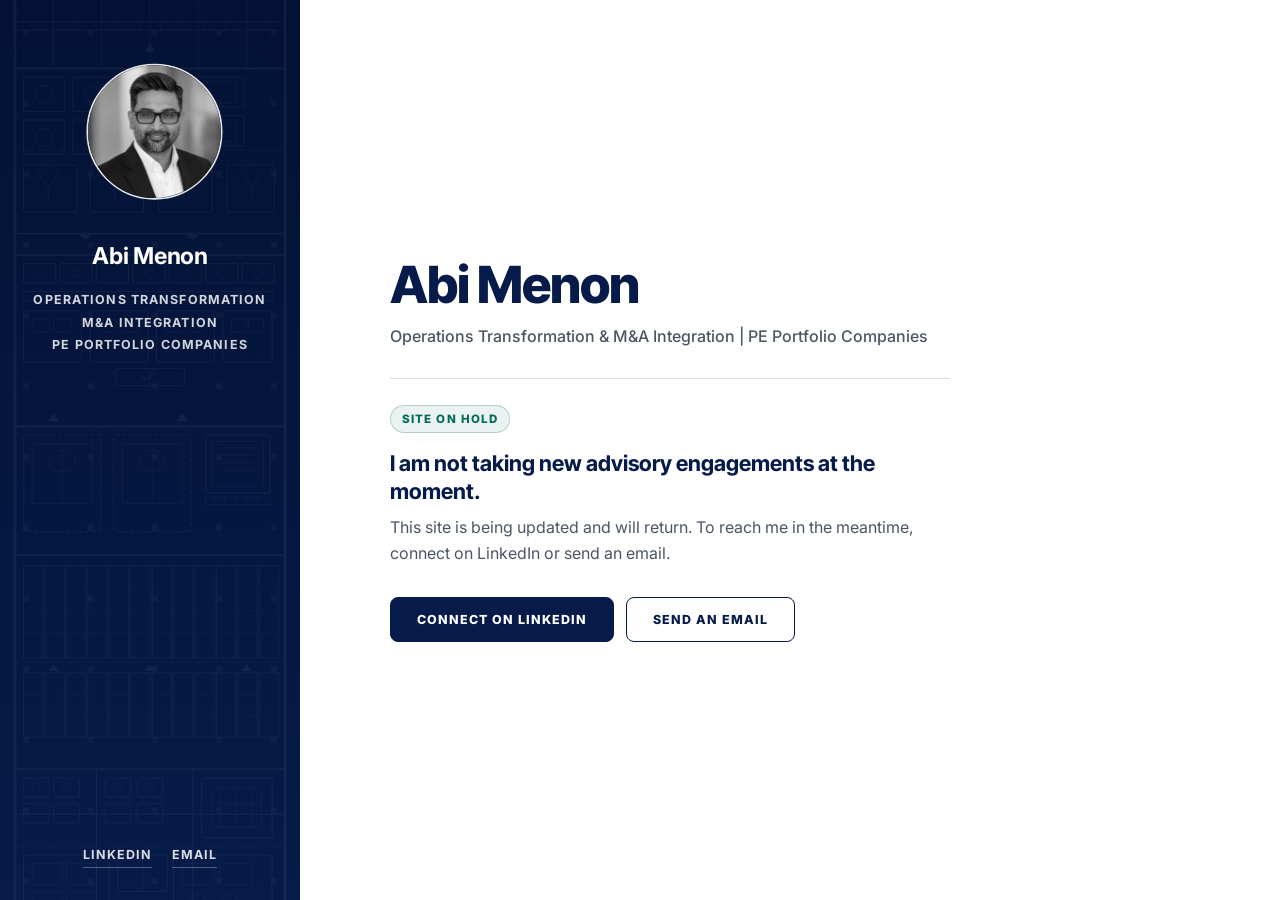
<file: index.html>
<!doctype html>
<html lang="en">
<head>
<meta charset="utf-8">
<meta name="viewport" content="width=device-width, initial-scale=1">
<title>Abi Menon | Operations Transformation &amp; M&amp;A Integration</title>
<meta name="description" content="Abi Menon. Operations transformation and M&amp;A integration. Not taking new advisory engagements at the moment.">
<link rel="canonical" href="https://www.abimenon.com/">
<link rel="icon" href="images/favicon-32.png" type="image/png" sizes="32x32">
<link rel="apple-touch-icon" href="images/apple-touch-icon.png" sizes="180x180">
<link rel="preconnect" href="https://fonts.googleapis.com">
<link rel="preconnect" href="https://fonts.gstatic.com" crossorigin>
<link href="https://fonts.googleapis.com/css2?family=Inter:wght@400;500;600;700;800;900&family=Inter+Tight:wght@600;700;800;900&display=swap" rel="stylesheet">
<style>
  :root {
    --ink:#0B1220; --navy:#061B49; --navy-dark:#031234;
    --muted:#4B5563; --muted-light:#6B7280; --line:#D7DEE8;
    --panel:#F8FAFC; --white:#FFFFFF; --accent:#006B5B;
  }
  * { box-sizing:border-box; }
  html, body { margin:0; min-height:100%; }
  body {
    font-family:"Inter","Helvetica Neue",Arial,sans-serif;
    color:var(--ink); background:var(--white);
    display:flex; min-height:100vh; line-height:1.6;
    -webkit-font-smoothing:antialiased;
  }
  .side { position:relative; overflow:hidden;
    width:300px; flex:0 0 300px; color:var(--white);
    background:linear-gradient(180deg, var(--navy-dark) 0%, var(--navy) 100%);
    display:flex; flex-direction:column; align-items:center; text-align:center;
    padding:56px 28px 32px;
  }
  .avatar { position:relative; width:168px; aspect-ratio:1; margin:0 0 14px; }
  .avatar img { position:absolute; left:0; top:0; width:100%; height:100%; border-radius:50%; filter:grayscale(100%); border:2px solid #e5e7eb; object-fit:cover; object-position:64% 24%; transform:scale(0.81); transform-origin:64% 24%; box-sizing:border-box; }
  .sidebar-motif { position:absolute; inset:0; z-index:0; pointer-events:none; overflow:hidden; opacity:.05; }
  .sidebar-motif svg { width:100%; height:100%; display:block; }
  .side > :not(.sidebar-motif) { position:relative; z-index:1; }
  .logo { font-size:1.45rem; font-weight:700; color:#fff; margin:0 0 14px; letter-spacing:-0.01em; }
  .tags { margin:0; font:700 .78rem/1.8 "Inter",sans-serif; text-transform:uppercase; letter-spacing:.09em; color:rgba(255,255,255,.82); }
  .links { margin-top:auto; padding-top:32px; display:flex; gap:20px; font-size:.78rem; font-weight:700; letter-spacing:.08em; text-transform:uppercase; }
  .links a { color:rgba(255,255,255,.85); text-decoration:none; border-bottom:1px solid rgba(255,255,255,.3); padding-bottom:2px; }
  .links a:hover { color:#fff; border-color:#fff; }
  .main { flex:1; display:flex; align-items:center; padding:48px clamp(28px, 7vw, 96px); }
  .inner { max-width:560px; }
  h1 {
    font-family:"Inter Tight","Inter",sans-serif; font-weight:800;
    font-size:clamp(2.4rem, 4vw, 3.4rem); line-height:1.05; letter-spacing:-0.02em;
    color:var(--navy); margin:0 0 12px;
  }
  .sub { margin:0; color:var(--muted); font-size:1rem; font-weight:500; }
  .rule { height:1px; background:var(--line); border:0; margin:28px 0 26px; }
  .status {
    display:inline-block; font-size:.72rem; font-weight:800; letter-spacing:.1em; text-transform:uppercase;
    color:var(--accent); background:rgba(0,107,91,.08); border:1px solid rgba(0,107,91,.25);
    padding:4px 11px; border-radius:999px; margin:0 0 16px;
  }
  .lead { font-family:"Inter Tight","Inter",sans-serif; font-size:1.35rem; font-weight:700; color:var(--navy); margin:0 0 10px; line-height:1.3; }
  .note { font-size:1rem; color:var(--muted); margin:0 0 30px; }
  .actions { display:flex; flex-wrap:wrap; gap:12px; }
  .btn {
    display:inline-block; text-decoration:none; font:800 .78rem "Inter",sans-serif;
    letter-spacing:.08em; text-transform:uppercase; padding:14px 26px; border-radius:8px;
    border:1px solid var(--navy); transition:background .15s, color .15s;
  }
  .btn.primary { background:var(--navy); color:#fff; }
  .btn.primary:hover { background:var(--navy-dark); }
  .btn.ghost { color:var(--navy); background:transparent; }
  .btn.ghost:hover { background:var(--navy); color:#fff; }
  .btn:focus-visible, .links a:focus-visible { outline:3px solid rgba(7,92,229,.5); outline-offset:3px; }
  @media (max-width:820px) {
    body { flex-direction:column; }
    .side { width:100%; flex:none; padding:36px 24px 28px; }
    .avatar { width:132px; }
    .links { margin-top:22px; padding-top:0; }
    .main { padding:36px 24px 56px; }
    .btn { flex:1 1 100%; text-align:center; }
  }
</style>
</head>
<body>
<aside class="side">
<div class="sidebar-motif" aria-hidden="true">
<svg viewBox="0 0 280 960" preserveAspectRatio="xMidYMid slice" fill="none" xmlns="http://www.w3.org/2000/svg">
<g stroke="#ffffff">
<!-- structural columns grid: 5×14 -->
<g stroke-width="0.6" opacity="0.6">
<g fill="#ffffff">
<rect x="22"  y="22"  width="5" height="5"/><rect x="82"  y="22"  width="5" height="5"/><rect x="142" y="22"  width="5" height="5"/><rect x="202" y="22"  width="5" height="5"/><rect x="253" y="22"  width="5" height="5"/>
<rect x="22"  y="88"  width="5" height="5"/><rect x="82"  y="88"  width="5" height="5"/><rect x="142" y="88"  width="5" height="5"/><rect x="202" y="88"  width="5" height="5"/><rect x="253" y="88"  width="5" height="5"/>
<rect x="22"  y="154" width="5" height="5"/><rect x="82"  y="154" width="5" height="5"/><rect x="142" y="154" width="5" height="5"/><rect x="202" y="154" width="5" height="5"/><rect x="253" y="154" width="5" height="5"/>
<rect x="22"  y="220" width="5" height="5"/><rect x="82"  y="220" width="5" height="5"/><rect x="142" y="220" width="5" height="5"/><rect x="202" y="220" width="5" height="5"/><rect x="253" y="220" width="5" height="5"/>
<rect x="22"  y="286" width="5" height="5"/><rect x="82"  y="286" width="5" height="5"/><rect x="142" y="286" width="5" height="5"/><rect x="202" y="286" width="5" height="5"/><rect x="253" y="286" width="5" height="5"/>
<rect x="22"  y="352" width="5" height="5"/><rect x="82"  y="352" width="5" height="5"/><rect x="142" y="352" width="5" height="5"/><rect x="202" y="352" width="5" height="5"/><rect x="253" y="352" width="5" height="5"/>
<rect x="22"  y="418" width="5" height="5"/><rect x="82"  y="418" width="5" height="5"/><rect x="142" y="418" width="5" height="5"/><rect x="202" y="418" width="5" height="5"/><rect x="253" y="418" width="5" height="5"/>
<rect x="22"  y="484" width="5" height="5"/><rect x="82"  y="484" width="5" height="5"/><rect x="142" y="484" width="5" height="5"/><rect x="202" y="484" width="5" height="5"/><rect x="253" y="484" width="5" height="5"/>
<rect x="22"  y="550" width="5" height="5"/><rect x="82"  y="550" width="5" height="5"/><rect x="142" y="550" width="5" height="5"/><rect x="202" y="550" width="5" height="5"/><rect x="253" y="550" width="5" height="5"/>
<rect x="22"  y="616" width="5" height="5"/><rect x="82"  y="616" width="5" height="5"/><rect x="142" y="616" width="5" height="5"/><rect x="202" y="616" width="5" height="5"/><rect x="253" y="616" width="5" height="5"/>
<rect x="22"  y="682" width="5" height="5"/><rect x="82"  y="682" width="5" height="5"/><rect x="142" y="682" width="5" height="5"/><rect x="202" y="682" width="5" height="5"/><rect x="253" y="682" width="5" height="5"/>
<rect x="22"  y="748" width="5" height="5"/><rect x="82"  y="748" width="5" height="5"/><rect x="142" y="748" width="5" height="5"/><rect x="202" y="748" width="5" height="5"/><rect x="253" y="748" width="5" height="5"/>
<rect x="22"  y="814" width="5" height="5"/><rect x="82"  y="814" width="5" height="5"/><rect x="142" y="814" width="5" height="5"/><rect x="202" y="814" width="5" height="5"/><rect x="253" y="814" width="5" height="5"/>
<rect x="22"  y="880" width="5" height="5"/><rect x="82"  y="880" width="5" height="5"/><rect x="142" y="880" width="5" height="5"/><rect x="202" y="880" width="5" height="5"/><rect x="253" y="880" width="5" height="5"/>
</g>
</g>

<!-- outer wall (thick) -->
<rect x="14" y="14" width="252" height="932" stroke-width="2.5"/>

<!-- ═══ ZONE 1: RECEIVING / LOADING DOCK (top) ═══ -->
<rect x="14" y="14" width="252" height="110" stroke-width="1.4"/>
<!-- dock doors -->
<line x1="50"  y1="14" x2="50"  y2="124" stroke-width="0.8"/>
<line x1="95"  y1="14" x2="95"  y2="124" stroke-width="0.8"/>
<line x1="140" y1="14" x2="140" y2="124" stroke-width="0.8"/>
<line x1="185" y1="14" x2="185" y2="124" stroke-width="0.8"/>
<line x1="230" y1="14" x2="230" y2="124" stroke-width="0.8"/>
<!-- dock leveller symbols -->
<rect x="22"  y="18" width="24" height="10" stroke-width="0.7"/><line x1="34"  y1="18" x2="34"  y2="28" stroke-width="0.5"/>
<rect x="68"  y="18" width="24" height="10" stroke-width="0.7"/><line x1="80"  y1="18" x2="80"  y2="28" stroke-width="0.5"/>
<rect x="113" y="18" width="24" height="10" stroke-width="0.7"/><line x1="125" y1="18" x2="125" y2="28" stroke-width="0.5"/>
<rect x="158" y="18" width="24" height="10" stroke-width="0.7"/><line x1="170" y1="18" x2="170" y2="28" stroke-width="0.5"/>
<rect x="203" y="18" width="24" height="10" stroke-width="0.7"/><line x1="215" y1="18" x2="215" y2="28" stroke-width="0.5"/>
<!-- pallet staging rows -->
<g stroke-width="0.6">
<rect x="22" y="36" width="14" height="10"/><rect x="38" y="36" width="14" height="10"/><rect x="54" y="36" width="14" height="10"/><rect x="70" y="36" width="14" height="10"/>
<rect x="22" y="50" width="14" height="10"/><rect x="38" y="50" width="14" height="10"/><rect x="54" y="50" width="14" height="10"/><rect x="70" y="50" width="14" height="10"/>
<rect x="100" y="36" width="14" height="10"/><rect x="116" y="36" width="14" height="10"/><rect x="132" y="36" width="14" height="10"/>
<rect x="100" y="50" width="14" height="10"/><rect x="116" y="50" width="14" height="10"/><rect x="132" y="50" width="14" height="10"/>
<rect x="158" y="36" width="14" height="10"/><rect x="174" y="36" width="14" height="10"/><rect x="190" y="36" width="14" height="10"/>
<rect x="158" y="50" width="14" height="10"/><rect x="174" y="50" width="14" height="10"/><rect x="190" y="50" width="14" height="10"/>
<rect x="214" y="36" width="14" height="10"/><rect x="230" y="36" width="14" height="10"/><rect x="246" y="36" width="14" height="10"/>
<rect x="214" y="50" width="14" height="10"/><rect x="230" y="50" width="14" height="10"/><rect x="246" y="50" width="14" height="10"/>
</g>
<!-- inbound conveyor -->
<rect x="14" y="80" width="252" height="8" stroke-width="0.7"/>
<g stroke-width="0.5">
<line x1="30"  y1="80" x2="30"  y2="88"/><line x1="50"  y1="80" x2="50"  y2="88"/>
<line x1="70"  y1="80" x2="70"  y2="88"/><line x1="90"  y1="80" x2="90"  y2="88"/>
<line x1="110" y1="80" x2="110" y2="88"/><line x1="130" y1="80" x2="130" y2="88"/>
<line x1="150" y1="80" x2="150" y2="88"/><line x1="170" y1="80" x2="170" y2="88"/>
<line x1="190" y1="80" x2="190" y2="88"/><line x1="210" y1="80" x2="210" y2="88"/>
<line x1="230" y1="80" x2="230" y2="88"/><line x1="250" y1="80" x2="250" y2="88"/>
</g>
<!-- flow arrow -->
<path d="M140 100 l-5 8 h10 z" fill="#ffffff" stroke="none"/>

<!-- ═══ ZONE 2: LINE 1 — CNC / MACHINING ═══ -->
<rect x="14" y="124" width="252" height="154" stroke-width="1.4"/>
<!-- line divider -->
<line x1="14" y1="200" x2="266" y2="200" stroke-width="0.8" stroke-dasharray="4 3"/>
<!-- CNC machines left bay -->
<g stroke-width="0.9">
<rect x="22"  y="132" width="38" height="32" rx="1"/>
<circle cx="41"  cy="148" r="8" stroke-width="0.7"/>
<rect x="68"  y="132" width="38" height="32" rx="1"/>
<circle cx="87"  cy="148" r="8" stroke-width="0.7"/>
<rect x="22"  y="172" width="38" height="32" rx="1"/>
<circle cx="41"  cy="188" r="8" stroke-width="0.7"/>
<rect x="68"  y="172" width="38" height="32" rx="1"/>
<circle cx="87"  cy="188" r="8" stroke-width="0.7"/>
</g>
<!-- conveyor between left and right bay -->
<rect x="114" y="132" width="8" height="60" stroke-width="0.7"/>
<g stroke-width="0.5">
<line x1="114" y1="145" x2="122" y2="145"/>
<line x1="114" y1="158" x2="122" y2="158"/>
<line x1="114" y1="171" x2="122" y2="171"/>
<line x1="114" y1="184" x2="122" y2="184"/>
</g>
<!-- right bay: press/stamp machines -->
<g stroke-width="0.9">
<rect x="132" y="132" width="44" height="28" rx="1"/>
<rect x="140" y="136" width="28" height="20" rx="1" stroke-width="0.6"/>
<rect x="184" y="132" width="44" height="28" rx="1"/>
<rect x="192" y="136" width="28" height="20" rx="1" stroke-width="0.6"/>
<rect x="132" y="168" width="44" height="28" rx="1"/>
<rect x="140" y="172" width="28" height="20" rx="1" stroke-width="0.6"/>
<rect x="184" y="168" width="44" height="28" rx="1"/>
<rect x="192" y="172" width="28" height="20" rx="1" stroke-width="0.6"/>
</g>
<!-- Line 1 sub-aisle -->
<line x1="14" y1="210" x2="266" y2="210" stroke-width="0.7" stroke-dasharray="2 4"/>
<!-- welding cells lower bay -->
<g stroke-width="0.9">
<rect x="22"  y="214" width="50" height="44" rx="2"/>
<path d="M35 220 l10 16 l10 -16" stroke-width="0.7" stroke-linejoin="round"/>
<path d="M45 236 l0 12" stroke-width="0.7"/>
<rect x="84"  y="214" width="50" height="44" rx="2"/>
<path d="M97 220 l10 16 l10 -16" stroke-width="0.7" stroke-linejoin="round"/>
<path d="M107 236 l0 12" stroke-width="0.7"/>
<rect x="148" y="214" width="50" height="44" rx="2"/>
<path d="M161 220 l10 16 l10 -16" stroke-width="0.7" stroke-linejoin="round"/>
<path d="M171 236 l0 12" stroke-width="0.7"/>
<rect x="212" y="214" width="44" height="44" rx="2"/>
<path d="M225 220 l10 16 l10 -16" stroke-width="0.7" stroke-linejoin="round"/>
<path d="M235 236 l0 12" stroke-width="0.7"/>
</g>

<!-- ═══ MAIN PRODUCTION AISLE ═══ -->
<rect x="14" y="278" width="252" height="20" stroke-width="0.5" stroke-dasharray="0"/>
<path d="M80 284 l-6 -5 h12 z" fill="#ffffff" stroke="none"/>
<path d="M180 284 l-6 -5 h12 z" fill="#ffffff" stroke="none"/>

<!-- ═══ ZONE 3: LINE 2 — ASSEMBLY ═══ -->
<rect x="14" y="298" width="252" height="160" stroke-width="1.4"/>
<!-- assembly workstations in U-shape -->
<g stroke-width="0.9">
<!-- top row of benches -->
<rect x="22"  y="306" width="30" height="18" rx="1"/>
<rect x="56"  y="306" width="30" height="18" rx="1"/>
<rect x="90"  y="306" width="30" height="18" rx="1"/>
<rect x="124" y="306" width="30" height="18" rx="1"/>
<rect x="158" y="306" width="30" height="18" rx="1"/>
<rect x="192" y="306" width="30" height="18" rx="1"/>
<rect x="226" y="306" width="30" height="18" rx="1"/>
<!-- tool shadow marks -->
<circle cx="37"  cy="315" r="4" stroke-width="0.6"/>
<circle cx="71"  cy="315" r="4" stroke-width="0.6"/>
<circle cx="105" cy="315" r="4" stroke-width="0.6"/>
<circle cx="139" cy="315" r="4" stroke-width="0.6"/>
<circle cx="173" cy="315" r="4" stroke-width="0.6"/>
<circle cx="207" cy="315" r="4" stroke-width="0.6"/>
<circle cx="241" cy="315" r="4" stroke-width="0.6"/>
</g>
<!-- assembly line spine conveyor -->
<rect x="22" y="332" width="232" height="9" stroke-width="0.7"/>
<g stroke-width="0.5">
<line x1="40"  y1="332" x2="40"  y2="341"/><line x1="60"  y1="332" x2="60"  y2="341"/>
<line x1="80"  y1="332" x2="80"  y2="341"/><line x1="100" y1="332" x2="100" y2="341"/>
<line x1="120" y1="332" x2="120" y2="341"/><line x1="140" y1="332" x2="140" y2="341"/>
<line x1="160" y1="332" x2="160" y2="341"/><line x1="180" y1="332" x2="180" y2="341"/>
<line x1="200" y1="332" x2="200" y2="341"/><line x1="220" y1="332" x2="220" y2="341"/>
<line x1="240" y1="332" x2="240" y2="341"/>
</g>
<path d="M220 336 l6 -4 v8 z" fill="#ffffff" stroke="none"/>
<!-- sub-assembly cells bottom -->
<g stroke-width="0.9">
<rect x="22"  y="350" width="54" height="48" rx="2"/>
<rect x="30"  y="358" width="16" height="12" rx="1" stroke-width="0.6"/>
<rect x="50"  y="358" width="16" height="12" rx="1" stroke-width="0.6"/>
<rect x="84"  y="350" width="54" height="48" rx="2"/>
<rect x="92"  y="358" width="16" height="12" rx="1" stroke-width="0.6"/>
<rect x="112" y="358" width="16" height="12" rx="1" stroke-width="0.6"/>
<rect x="146" y="350" width="54" height="48" rx="2"/>
<rect x="154" y="358" width="16" height="12" rx="1" stroke-width="0.6"/>
<rect x="174" y="358" width="16" height="12" rx="1" stroke-width="0.6"/>
<rect x="208" y="350" width="46" height="48" rx="2"/>
<rect x="216" y="358" width="14" height="12" rx="1" stroke-width="0.6"/>
<rect x="232" y="358" width="14" height="12" rx="1" stroke-width="0.6"/>
</g>
<!-- QC gate symbol -->
<rect x="108" y="404" width="64" height="16" rx="2" stroke-width="0.8"/>
<line x1="140" y1="404" x2="140" y2="420" stroke-width="0.6"/>
<path d="M132 410 l4 5 l8 -7" stroke-width="1" stroke-linejoin="round" fill="none"/>
<!-- flow arrows -->
<path d="M50  446 l-5 7 h10 z" fill="#ffffff" stroke="none"/>
<path d="M170 446 l-5 7 h10 z" fill="#ffffff" stroke="none"/>

<!-- ═══ ZONE 4: PAINT / FINISH ═══ -->
<rect x="14" y="458" width="252" height="120" stroke-width="1.4"/>
<!-- paint booths (dashed walls = filtered room) -->
<rect x="22"  y="466" width="72" height="90" rx="2" stroke-dasharray="4 2" stroke-width="1"/>
<rect x="30"  y="474" width="56" height="56" rx="1" stroke-width="0.7"/>
<line x1="58"  y1="474" x2="58"  y2="530" stroke-width="0.5"/>
<path d="M46 490 q0 -10 12 -10 q12 0 12 10 q0 10 -12 10 q-12 0 -12 -10 z" stroke-width="0.6"/>
<rect x="106" y="466" width="72" height="90" rx="2" stroke-dasharray="4 2" stroke-width="1"/>
<rect x="114" y="474" width="56" height="56" rx="1" stroke-width="0.7"/>
<line x1="142" y1="474" x2="142" y2="530" stroke-width="0.5"/>
<path d="M130 490 q0 -10 12 -10 q12 0 12 10 q0 10 -12 10 q-12 0 -12 -10 z" stroke-width="0.6"/>
<!-- cure oven -->
<rect x="192" y="466" width="60" height="54" rx="3" stroke-width="1.1"/>
<rect x="198" y="472" width="48" height="42" rx="2" stroke-width="0.6"/>
<g stroke-width="0.5">
<line x1="206" y1="478" x2="238" y2="478"/><line x1="206" y1="485" x2="238" y2="485"/>
<line x1="206" y1="492" x2="238" y2="492"/><line x1="206" y1="499" x2="238" y2="499"/>
</g>
<!-- exit conveyor from oven -->
<rect x="192" y="524" width="60" height="7" stroke-width="0.6"/>
<g stroke-width="0.5">
<line x1="200" y1="524" x2="200" y2="531"/><line x1="210" y1="524" x2="210" y2="531"/>
<line x1="220" y1="524" x2="220" y2="531"/><line x1="230" y1="524" x2="230" y2="531"/>
<line x1="240" y1="524" x2="240" y2="531"/>
</g>
<!-- hanging rail symbols (dashed arc lines above booths) -->
<path d="M22 462 Q58 454 94 462"  stroke-dasharray="3 2" stroke-width="0.6" fill="none"/>
<path d="M106 462 Q142 454 178 462" stroke-dasharray="3 2" stroke-width="0.6" fill="none"/>

<!-- ═══ ZONE 5: WAREHOUSE / RACK STORAGE ═══ -->
<rect x="14" y="578" width="252" height="200" stroke-width="1.4"/>
<!-- rack bays — 4 rows deep -->
<g stroke-width="0.8">
<!-- row 1 -->
<rect x="22"  y="588" width="18" height="86"/><rect x="42"  y="588" width="18" height="86"/>
<rect x="62"  y="588" width="18" height="86"/><rect x="82"  y="588" width="18" height="86"/>
<rect x="102" y="588" width="18" height="86"/><rect x="122" y="588" width="18" height="86"/>
<rect x="142" y="588" width="18" height="86"/><rect x="162" y="588" width="18" height="86"/>
<rect x="182" y="588" width="18" height="86"/><rect x="202" y="588" width="18" height="86"/>
<rect x="222" y="588" width="18" height="86"/><rect x="242" y="588" width="18" height="86"/>
</g>
<!-- shelf lines inside racks -->
<g stroke-width="0.4">
<line x1="22" y1="609" x2="40" y2="609"/><line x1="22" y1="630" x2="40" y2="630"/><line x1="22" y1="651" x2="40" y2="651"/>
<line x1="42" y1="609" x2="60" y2="609"/><line x1="42" y1="630" x2="60" y2="630"/><line x1="42" y1="651" x2="60" y2="651"/>
<line x1="62" y1="609" x2="80" y2="609"/><line x1="62" y1="630" x2="80" y2="630"/><line x1="62" y1="651" x2="80" y2="651"/>
<line x1="82" y1="609" x2="100" y2="609"/><line x1="82" y1="630" x2="100" y2="630"/><line x1="82" y1="651" x2="100" y2="651"/>
<line x1="102" y1="609" x2="120" y2="609"/><line x1="102" y1="630" x2="120" y2="630"/><line x1="102" y1="651" x2="120" y2="651"/>
<line x1="122" y1="609" x2="140" y2="609"/><line x1="122" y1="630" x2="140" y2="630"/><line x1="122" y1="651" x2="140" y2="651"/>
<line x1="142" y1="609" x2="160" y2="609"/><line x1="142" y1="630" x2="160" y2="630"/><line x1="142" y1="651" x2="160" y2="651"/>
<line x1="162" y1="609" x2="180" y2="609"/><line x1="162" y1="630" x2="180" y2="630"/><line x1="162" y1="651" x2="180" y2="651"/>
<line x1="182" y1="609" x2="200" y2="609"/><line x1="182" y1="630" x2="200" y2="630"/><line x1="182" y1="651" x2="200" y2="651"/>
<line x1="202" y1="609" x2="220" y2="609"/><line x1="202" y1="630" x2="220" y2="630"/><line x1="202" y1="651" x2="220" y2="651"/>
<line x1="222" y1="609" x2="240" y2="609"/><line x1="222" y1="630" x2="240" y2="630"/><line x1="222" y1="651" x2="240" y2="651"/>
<line x1="242" y1="609" x2="260" y2="609"/><line x1="242" y1="630" x2="260" y2="630"/><line x1="242" y1="651" x2="260" y2="651"/>
</g>
<!-- pick aisle -->
<line x1="14" y1="678" x2="266" y2="678" stroke-width="0.7" stroke-dasharray="5 3"/>
<!-- forklift paths -->
<path d="M50 680 l-5 6 h10 z" fill="#ffffff" stroke="none"/>
<path d="M140 680 l-5 6 h10 z" fill="#ffffff" stroke="none"/>
<path d="M230 680 l-5 6 h10 z" fill="#ffffff" stroke="none"/>
<!-- row 2 racks closer to shipping -->
<g stroke-width="0.8">
<rect x="22"  y="688" width="18" height="60"/><rect x="42"  y="688" width="18" height="60"/>
<rect x="62"  y="688" width="18" height="60"/><rect x="82"  y="688" width="18" height="60"/>
<rect x="102" y="688" width="18" height="60"/><rect x="122" y="688" width="18" height="60"/>
<rect x="142" y="688" width="18" height="60"/><rect x="162" y="688" width="18" height="60"/>
<rect x="182" y="688" width="18" height="60"/><rect x="202" y="688" width="18" height="60"/>
<rect x="222" y="688" width="18" height="60"/><rect x="242" y="688" width="18" height="60"/>
</g>
<g stroke-width="0.4">
<line x1="22" y1="708" x2="40" y2="708"/><line x1="22" y1="728" x2="40" y2="728"/>
<line x1="62" y1="708" x2="80" y2="708"/><line x1="62" y1="728" x2="80" y2="728"/>
<line x1="102" y1="708" x2="120" y2="708"/><line x1="102" y1="728" x2="120" y2="728"/>
<line x1="142" y1="708" x2="160" y2="708"/><line x1="142" y1="728" x2="160" y2="728"/>
<line x1="182" y1="708" x2="200" y2="708"/><line x1="182" y1="728" x2="200" y2="728"/>
<line x1="222" y1="708" x2="240" y2="708"/><line x1="222" y1="728" x2="240" y2="728"/>
</g>

<!-- ═══ ZONE 6: OFFICES / SUPPORT ═══ -->
<rect x="14" y="778" width="252" height="168" stroke-width="1.4"/>
<!-- office wall grid -->
<line x1="14"  y1="820" x2="266" y2="820" stroke-width="1"/>
<line x1="90"  y1="778" x2="90"  y2="946" stroke-width="1"/>
<line x1="180" y1="778" x2="180" y2="946" stroke-width="1"/>
<!-- desks in offices -->
<g stroke-width="0.7">
<rect x="22" y="786" width="24" height="18" rx="1"/>
<rect x="50" y="786" width="24" height="18" rx="1"/>
<rect x="22" y="810" width="24" height="18" rx="1"/>
<rect x="50" y="810" width="24" height="18" rx="1"/>
<rect x="98"  y="786" width="24" height="18" rx="1"/>
<rect x="128" y="786" width="24" height="18" rx="1"/>
<rect x="98"  y="810" width="24" height="18" rx="1"/>
<rect x="128" y="810" width="24" height="18" rx="1"/>
<!-- monitors (circles on desks) -->
<circle cx="34"  cy="795" r="4" stroke-width="0.5"/>
<circle cx="62"  cy="795" r="4" stroke-width="0.5"/>
<circle cx="110" cy="795" r="4" stroke-width="0.5"/>
<circle cx="140" cy="795" r="4" stroke-width="0.5"/>
</g>
<!-- conference room -->
<rect x="188" y="786" width="66" height="56" rx="2" stroke-width="0.9"/>
<rect x="198" y="796" width="46" height="36" rx="1" stroke-width="0.6"/>
<g stroke-width="0.5">
<line x1="198" y1="810" x2="244" y2="810"/>
<line x1="206" y1="796" x2="206" y2="832"/>
<line x1="221" y1="796" x2="221" y2="832"/>
<line x1="236" y1="796" x2="236" y2="832"/>
</g>
<!-- corridor -->
<line x1="14" y1="850" x2="266" y2="850" stroke-width="0.8" stroke-dasharray="3 3"/>
<!-- utility room -->
<rect x="22"  y="858" width="80" height="76" rx="2" stroke-width="0.9"/>
<g stroke-width="0.6">
<rect x="30" y="866" width="28" height="20" rx="1"/>
<rect x="62" y="866" width="28" height="20" rx="1"/>
<rect x="30" y="892" width="28" height="20" rx="1"/>
<rect x="62" y="892" width="28" height="20" rx="1"/>
</g>
<!-- restrooms -->
<rect x="110" y="858" width="46" height="34" rx="1" stroke-width="0.9"/>
<line x1="133" y1="858" x2="133" y2="892" stroke-width="0.7"/>
<!-- break room -->
<rect x="162" y="858" width="92" height="76" rx="2" stroke-width="0.9"/>
<g stroke-width="0.6">
<rect x="170" y="866" width="30" height="20" rx="1"/>
<rect x="205" y="866" width="30" height="20" rx="1"/>
<circle cx="185" cy="905" r="10" stroke-width="0.7"/>
<circle cx="215" cy="905" r="10" stroke-width="0.7"/>
</g>
</g>
</svg>
</div>
  <div class="avatar"><img src="images/headshot_2026.png" alt="Abi Menon" width="1122" height="1402"></div>
  <div class="logo">Abi Menon</div>
  <p class="tags">Operations Transformation<br>M&amp;A Integration<br>PE Portfolio Companies</p>
  <nav class="links" aria-label="Contact">
    <a href="https://www.linkedin.com/in/abimenon/" target="_blank" rel="noopener noreferrer">LinkedIn</a>
    <a href="mailto:amenon55@gmail.com">Email</a>
  </nav>
</aside>
<main class="main">
  <div class="inner">
    <h1>Abi Menon</h1>
    <p class="sub">Operations Transformation &amp; M&amp;A Integration | PE Portfolio Companies</p>
    <hr class="rule">
    <span class="status">Site on hold</span>
    <p class="lead">I am not taking new advisory engagements at the moment.</p>
    <p class="note">This site is being updated and will return. To reach me in the meantime, connect on LinkedIn or send an email.</p>
    <div class="actions">
      <a class="btn primary" href="https://www.linkedin.com/in/abimenon/" target="_blank" rel="noopener noreferrer">Connect on LinkedIn</a>
      <a class="btn ghost" href="mailto:amenon55@gmail.com">Send an email</a>
    </div>
  </div>
</main>
</body>
</html>
</file>
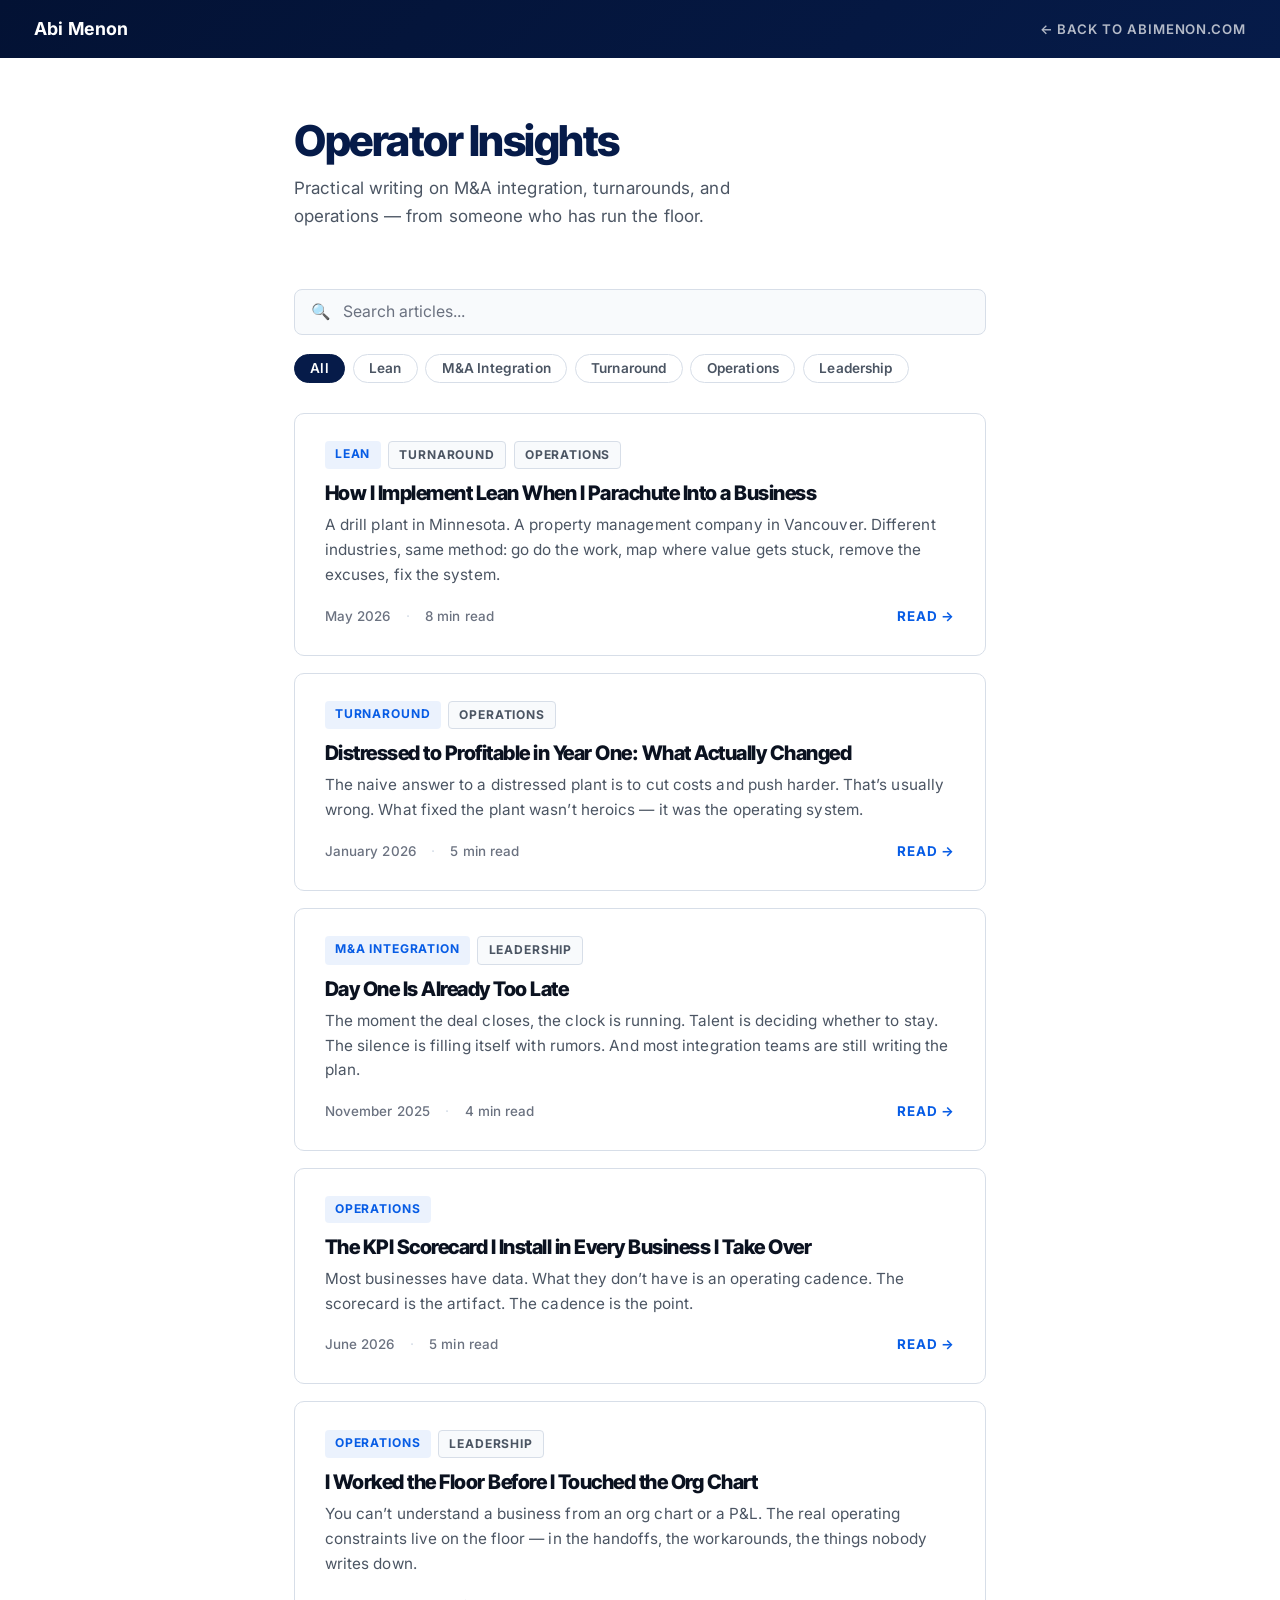
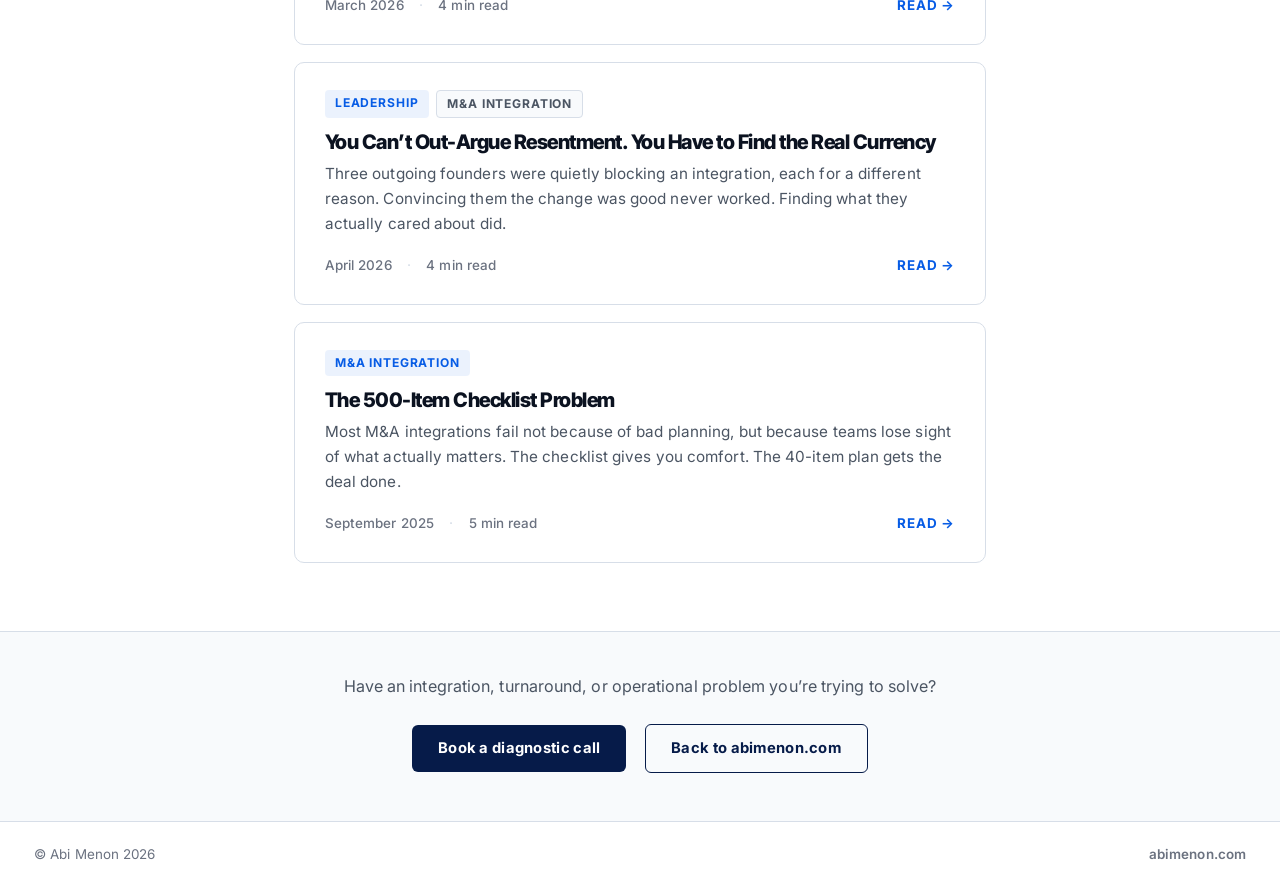
<file: insights/index.html>
<!DOCTYPE HTML>
<html lang="en">
<head>
  <meta charset="utf-8" />
  <meta name="viewport" content="width=device-width, initial-scale=1, user-scalable=no" />
  <title>Operator Insights | Abi Menon</title>
  <meta name="description" content="Practical writing on M&A integration, turnarounds, and operations from an operator who has run the floor." />
  <link rel="canonical" href="https://www.abimenon.com/insights/" />
  <link rel="icon" href="../images/favicon-48.png?v=4" type="image/png" sizes="48x48" />
  <link rel="preconnect" href="https://fonts.googleapis.com">
  <link rel="preconnect" href="https://fonts.gstatic.com" crossorigin>
  <link href="https://fonts.googleapis.com/css2?family=Inter:wght@400;500;600;700;800;900&family=Inter+Tight:wght@600;700;800;900&display=swap" rel="stylesheet">
  <link rel="stylesheet" href="insights.css" />
  <style>
    /* Index-page-specific styles */
    .insights-hero {
      max-width: 760px;
      margin: 0 auto;
      padding: 3.5rem 2rem 2rem;
    }
    .insights-hero h1 {
      font-family: "Inter Tight", "Inter", sans-serif;
      font-size: 2.5rem;
      font-weight: 800;
      letter-spacing: -0.035em;
      color: var(--navy);
      margin-bottom: 0.6rem;
      line-height: 1.08;
    }
    .insights-hero p {
      font-size: 1rem;
      color: var(--muted);
      line-height: 1.65;
      max-width: 520px;
    }

    /* Controls */
    .insights-controls {
      max-width: 760px;
      margin: 0 auto;
      padding: 1.5rem 2rem 1.75rem;
    }
    .search-wrap {
      position: relative;
      margin-bottom: 1.1rem;
    }
    .search-icon {
      position: absolute;
      left: 1rem;
      top: 50%;
      transform: translateY(-50%);
      color: var(--muted-light);
      pointer-events: none;
      font-size: 0.92rem;
    }
    #insight-search {
      width: 100%;
      padding: 0.72rem 1rem 0.72rem 2.8rem;
      border: 1.5px solid var(--line);
      border-radius: 8px;
      font-family: "Inter", sans-serif;
      font-size: 0.93rem;
      color: var(--ink);
      background: var(--panel);
      outline: none;
      transition: border-color 0.15s, background 0.15s;
    }
    #insight-search:focus { border-color: var(--accent-blue); background: #fff; }
    #insight-search::placeholder { color: var(--muted-light); }

    .filter-chips {
      display: flex;
      flex-wrap: wrap;
      gap: 0.45rem;
      list-style: none;
    }
    .filter-chip {
      padding: 0.32rem 0.9rem;
      border-radius: 999px;
      border: 1.5px solid var(--line);
      background: #fff;
      font-family: "Inter", sans-serif;
      font-size: 0.8rem;
      font-weight: 600;
      color: var(--muted);
      cursor: pointer;
      transition: all 0.15s;
      letter-spacing: 0.01em;
    }
    .filter-chip:hover { border-color: var(--navy); color: var(--navy); }
    .filter-chip.active { background: var(--navy); border-color: var(--navy); color: #fff; }

    /* Article list */
    .insights-list {
      max-width: 760px;
      margin: 0 auto;
      padding: 0 2rem 4rem;
      display: flex;
      flex-direction: column;
      gap: 1rem;
    }

    .insight-card {
      border: 1.5px solid var(--line);
      border-radius: 10px;
      padding: 1.6rem 1.75rem;
      background: #fff;
      transition: border-color 0.15s, box-shadow 0.15s;
      text-decoration: none;
      display: block;
      color: inherit;
    }
    .insight-card:hover {
      border-color: var(--navy);
      box-shadow: 0 4px 20px rgba(6,27,73,0.07);
    }
    .insight-card.hidden { display: none; }

    .card-tags {
      display: flex;
      gap: 0.45rem;
      flex-wrap: wrap;
      margin-bottom: 0.7rem;
    }
    .card-tag {
      font-size: 0.71rem;
      font-weight: 700;
      letter-spacing: 0.07em;
      text-transform: uppercase;
      color: var(--accent-blue);
      background: rgba(7,92,229,0.08);
      padding: 0.18rem 0.6rem;
      border-radius: 4px;
    }
    .card-tag--secondary {
      color: var(--muted);
      background: var(--panel);
      border: 1px solid var(--line);
    }

    .card-title {
      font-family: "Inter Tight", "Inter", sans-serif;
      font-size: 1.18rem;
      font-weight: 800;
      letter-spacing: -0.025em;
      color: var(--ink);
      line-height: 1.22;
      margin-bottom: 0.45rem;
    }
    .card-desc {
      font-size: 0.9rem;
      color: var(--muted);
      line-height: 1.62;
      margin-bottom: 1rem;
    }
    .card-meta {
      display: flex;
      align-items: center;
      gap: 0.9rem;
      font-size: 0.79rem;
      color: var(--muted-light);
      font-weight: 500;
    }
    .card-meta-sep { color: var(--line); }
    .card-read-cta {
      margin-left: auto;
      font-size: 0.79rem;
      font-weight: 700;
      color: var(--accent-blue);
      text-transform: uppercase;
      letter-spacing: 0.06em;
    }

    .no-results {
      text-align: center;
      padding: 3rem 1rem;
      color: var(--muted-light);
      font-size: 0.93rem;
      display: none;
    }

    /* Footer CTA */
    .insights-footer-cta {
      background: var(--panel);
      border-top: 1px solid var(--line);
      padding: 2.5rem 2rem;
      text-align: center;
    }
    .insights-footer-cta p {
      font-size: 0.95rem;
      color: var(--muted);
      margin-bottom: 1.1rem;
      line-height: 1.6;
    }
    .btn-navy { background: var(--navy); color: #fff; }
    .btn-outline-navy {
      background: transparent;
      border: 1.5px solid var(--navy);
      color: var(--navy);
    }

    @media (max-width: 640px) {
      .insights-hero { padding: 2.5rem 1.25rem 1.5rem; }
      .insights-hero h1 { font-size: 1.9rem; }
      .insights-controls { padding: 1.25rem 1.25rem 1.5rem; }
      .insights-list { padding: 0 1.25rem 3rem; }
      .insight-card { padding: 1.25rem; }
      .card-read-cta { display: none; }
    }
  </style>
</head>
<body>

  <nav class="site-nav" aria-label="Site navigation">
    <a href="../index.html" class="site-nav-logo">Abi Menon</a>
    <a href="../index.html" class="site-nav-back">&#8592; Back to abimenon.com</a>
  </nav>

  <section class="insights-hero">
    <h1>Operator Insights</h1>
    <p>Practical writing on M&amp;A integration, turnarounds, and operations &mdash; from someone who has run the floor.</p>
  </section>

  <div class="insights-controls">
    <div class="search-wrap">
      <span class="search-icon" aria-hidden="true">&#128269;</span>
      <input
        type="search"
        id="insight-search"
        placeholder="Search articles..."
        autocomplete="off"
        aria-label="Search articles"
      />
    </div>
    <ul class="filter-chips" role="list" aria-label="Filter by topic">
      <li><button class="filter-chip active" data-filter="all">All</button></li>
      <li><button class="filter-chip" data-filter="lean">Lean</button></li>
      <li><button class="filter-chip" data-filter="m-a-integration">M&amp;A Integration</button></li>
      <li><button class="filter-chip" data-filter="turnaround">Turnaround</button></li>
      <li><button class="filter-chip" data-filter="operations">Operations</button></li>
      <li><button class="filter-chip" data-filter="leadership">Leadership</button></li>
    </ul>
  </div>

  <main class="insights-list" id="insights-list" aria-label="Articles">

    <a class="insight-card" href="floor-diagnosis.html"
       data-topics="operations turnaround leadership lean"
       data-title="How I Implement Lean When I Parachute Into a Business"
       data-desc="A drill plant in Minnesota. A property management company in Vancouver. Different industries, same method: go do the work, map where value gets stuck, remove the excuses, fix the system.">
      <div class="card-tags">
        <span class="card-tag">Lean</span>
        <span class="card-tag card-tag--secondary">Turnaround</span>
        <span class="card-tag card-tag--secondary">Operations</span>
      </div>
      <div class="card-title">How I Implement Lean When I Parachute Into a Business</div>
      <div class="card-desc">A drill plant in Minnesota. A property management company in Vancouver. Different industries, same method: go do the work, map where value gets stuck, remove the excuses, fix the system.</div>
      <div class="card-meta">
        <span>May 2026</span>
        <span class="card-meta-sep">&middot;</span>
        <span>8 min read</span>
        <span class="card-read-cta">Read &rarr;</span>
      </div>
    </a>

    <a class="insight-card" href="distressed-to-profitable.html"
       data-topics="turnaround operations"
       data-title="Distressed to Profitable in Year One: What Actually Changed"
       data-desc="The naive answer to a distressed plant is to cut costs and push harder. That's usually wrong. What fixed the plant wasn't heroics — it was the operating system.">
      <div class="card-tags">
        <span class="card-tag">Turnaround</span>
        <span class="card-tag card-tag--secondary">Operations</span>
      </div>
      <div class="card-title">Distressed to Profitable in Year One: What Actually Changed</div>
      <div class="card-desc">The naive answer to a distressed plant is to cut costs and push harder. That&rsquo;s usually wrong. What fixed the plant wasn&rsquo;t heroics &mdash; it was the operating system.</div>
      <div class="card-meta">
        <span>January 2026</span>
        <span class="card-meta-sep">&middot;</span>
        <span>5 min read</span>
        <span class="card-read-cta">Read &rarr;</span>
      </div>
    </a>

    <a class="insight-card" href="day-one-too-late.html"
       data-topics="m-a-integration leadership"
       data-title="Day One Is Already Too Late"
       data-desc="The moment the deal closes, the clock is running. Talent is deciding whether to stay. The silence is filling itself with rumors. And most integration teams are still writing the plan.">
      <div class="card-tags">
        <span class="card-tag">M&amp;A Integration</span>
        <span class="card-tag card-tag--secondary">Leadership</span>
      </div>
      <div class="card-title">Day One Is Already Too Late</div>
      <div class="card-desc">The moment the deal closes, the clock is running. Talent is deciding whether to stay. The silence is filling itself with rumors. And most integration teams are still writing the plan.</div>
      <div class="card-meta">
        <span>November 2025</span>
        <span class="card-meta-sep">&middot;</span>
        <span>4 min read</span>
        <span class="card-read-cta">Read &rarr;</span>
      </div>
    </a>

    <a class="insight-card" href="kpi-scorecard.html"
       data-topics="operations"
       data-title="The KPI Scorecard I Install in Every Business I Take Over"
       data-desc="Most businesses have data. What they don't have is an operating cadence. The scorecard is the artifact. The cadence is the point.">
      <div class="card-tags">
        <span class="card-tag">Operations</span>
      </div>
      <div class="card-title">The KPI Scorecard I Install in Every Business I Take Over</div>
      <div class="card-desc">Most businesses have data. What they don&rsquo;t have is an operating cadence. The scorecard is the artifact. The cadence is the point.</div>
      <div class="card-meta">
        <span>June 2026</span>
        <span class="card-meta-sep">&middot;</span>
        <span>5 min read</span>
        <span class="card-read-cta">Read &rarr;</span>
      </div>
    </a>

    <a class="insight-card" href="floor-before-org-chart.html"
       data-topics="operations leadership"
       data-title="I Worked the Floor Before I Touched the Org Chart"
       data-desc="You can't understand a business from an org chart or a P&L. The real operating constraints live on the floor — in the handoffs, the workarounds, the things nobody writes down.">
      <div class="card-tags">
        <span class="card-tag">Operations</span>
        <span class="card-tag card-tag--secondary">Leadership</span>
      </div>
      <div class="card-title">I Worked the Floor Before I Touched the Org Chart</div>
      <div class="card-desc">You can&rsquo;t understand a business from an org chart or a P&amp;L. The real operating constraints live on the floor &mdash; in the handoffs, the workarounds, the things nobody writes down.</div>
      <div class="card-meta">
        <span>March 2026</span>
        <span class="card-meta-sep">&middot;</span>
        <span>4 min read</span>
        <span class="card-read-cta">Read &rarr;</span>
      </div>
    </a>

    <a class="insight-card" href="real-currency.html"
       data-topics="leadership m-a-integration"
       data-title="You Can't Out-Argue Resentment. You Have to Find the Real Currency"
       data-desc="Three outgoing founders were quietly blocking an integration, each for a different reason. Convincing them the change was good never worked. Finding what they actually cared about did.">
      <div class="card-tags">
        <span class="card-tag">Leadership</span>
        <span class="card-tag card-tag--secondary">M&amp;A Integration</span>
      </div>
      <div class="card-title">You Can&rsquo;t Out-Argue Resentment. You Have to Find the Real Currency</div>
      <div class="card-desc">Three outgoing founders were quietly blocking an integration, each for a different reason. Convincing them the change was good never worked. Finding what they actually cared about did.</div>
      <div class="card-meta">
        <span>April 2026</span>
        <span class="card-meta-sep">&middot;</span>
        <span>4 min read</span>
        <span class="card-read-cta">Read &rarr;</span>
      </div>
    </a>

    <a class="insight-card" href="ma-checklist-problem.html"
       data-topics="m-a-integration"
       data-title="The 500-Item Checklist Problem"
       data-desc="Most M&A integrations fail not because of bad planning but because teams lose sight of what actually matters. The checklist gives you comfort. The 40-item plan gets the deal done.">
      <div class="card-tags">
        <span class="card-tag">M&amp;A Integration</span>
      </div>
      <div class="card-title">The 500-Item Checklist Problem</div>
      <div class="card-desc">Most M&amp;A integrations fail not because of bad planning, but because teams lose sight of what actually matters. The checklist gives you comfort. The 40-item plan gets the deal done.</div>
      <div class="card-meta">
        <span>September 2025</span>
        <span class="card-meta-sep">&middot;</span>
        <span>5 min read</span>
        <span class="card-read-cta">Read &rarr;</span>
      </div>
    </a>

    <p class="no-results" id="no-results" aria-live="polite">No articles match your search.</p>

  </main>

  <div class="insights-footer-cta">
    <p>Have an integration, turnaround, or operational problem you&rsquo;re trying to solve?</p>
    <a href="https://scheduler.zoom.us/abi-menon/20-mins-with-abi" target="_blank" rel="noopener noreferrer" class="btn btn-navy">Book a diagnostic call</a>
    <a href="../index.html" class="btn btn-outline-navy" style="margin-left:0.5rem;">Back to abimenon.com</a>
  </div>

  <footer class="insights-page-footer">
    <span>&copy; Abi Menon 2026</span>
    <a href="../index.html">abimenon.com</a>
  </footer>

  <script>
    const searchInput = document.getElementById('insight-search');
    const cards = Array.from(document.querySelectorAll('.insight-card'));
    const noResults = document.getElementById('no-results');
    let activeFilter = 'all';

    function filterCards() {
      const query = searchInput.value.toLowerCase().trim();
      let visible = 0;
      cards.forEach(function(card) {
        const topics = card.dataset.topics || '';
        const title = (card.dataset.title || '').toLowerCase();
        const desc = (card.dataset.desc || '').toLowerCase();
        const matchesTopic = activeFilter === 'all' || topics.split(' ').includes(activeFilter);
        const matchesSearch = !query || title.includes(query) || desc.includes(query);
        if (matchesTopic && matchesSearch) {
          card.classList.remove('hidden');
          visible++;
        } else {
          card.classList.add('hidden');
        }
      });
      noResults.style.display = visible === 0 ? 'block' : 'none';
    }

    searchInput.addEventListener('input', filterCards);

    document.querySelectorAll('.filter-chip').forEach(function(chip) {
      chip.addEventListener('click', function() {
        document.querySelectorAll('.filter-chip').forEach(function(c) { c.classList.remove('active'); });
        chip.classList.add('active');
        activeFilter = chip.dataset.filter;
        filterCards();
      });
    });
  </script>
</body>
</html>
</file>
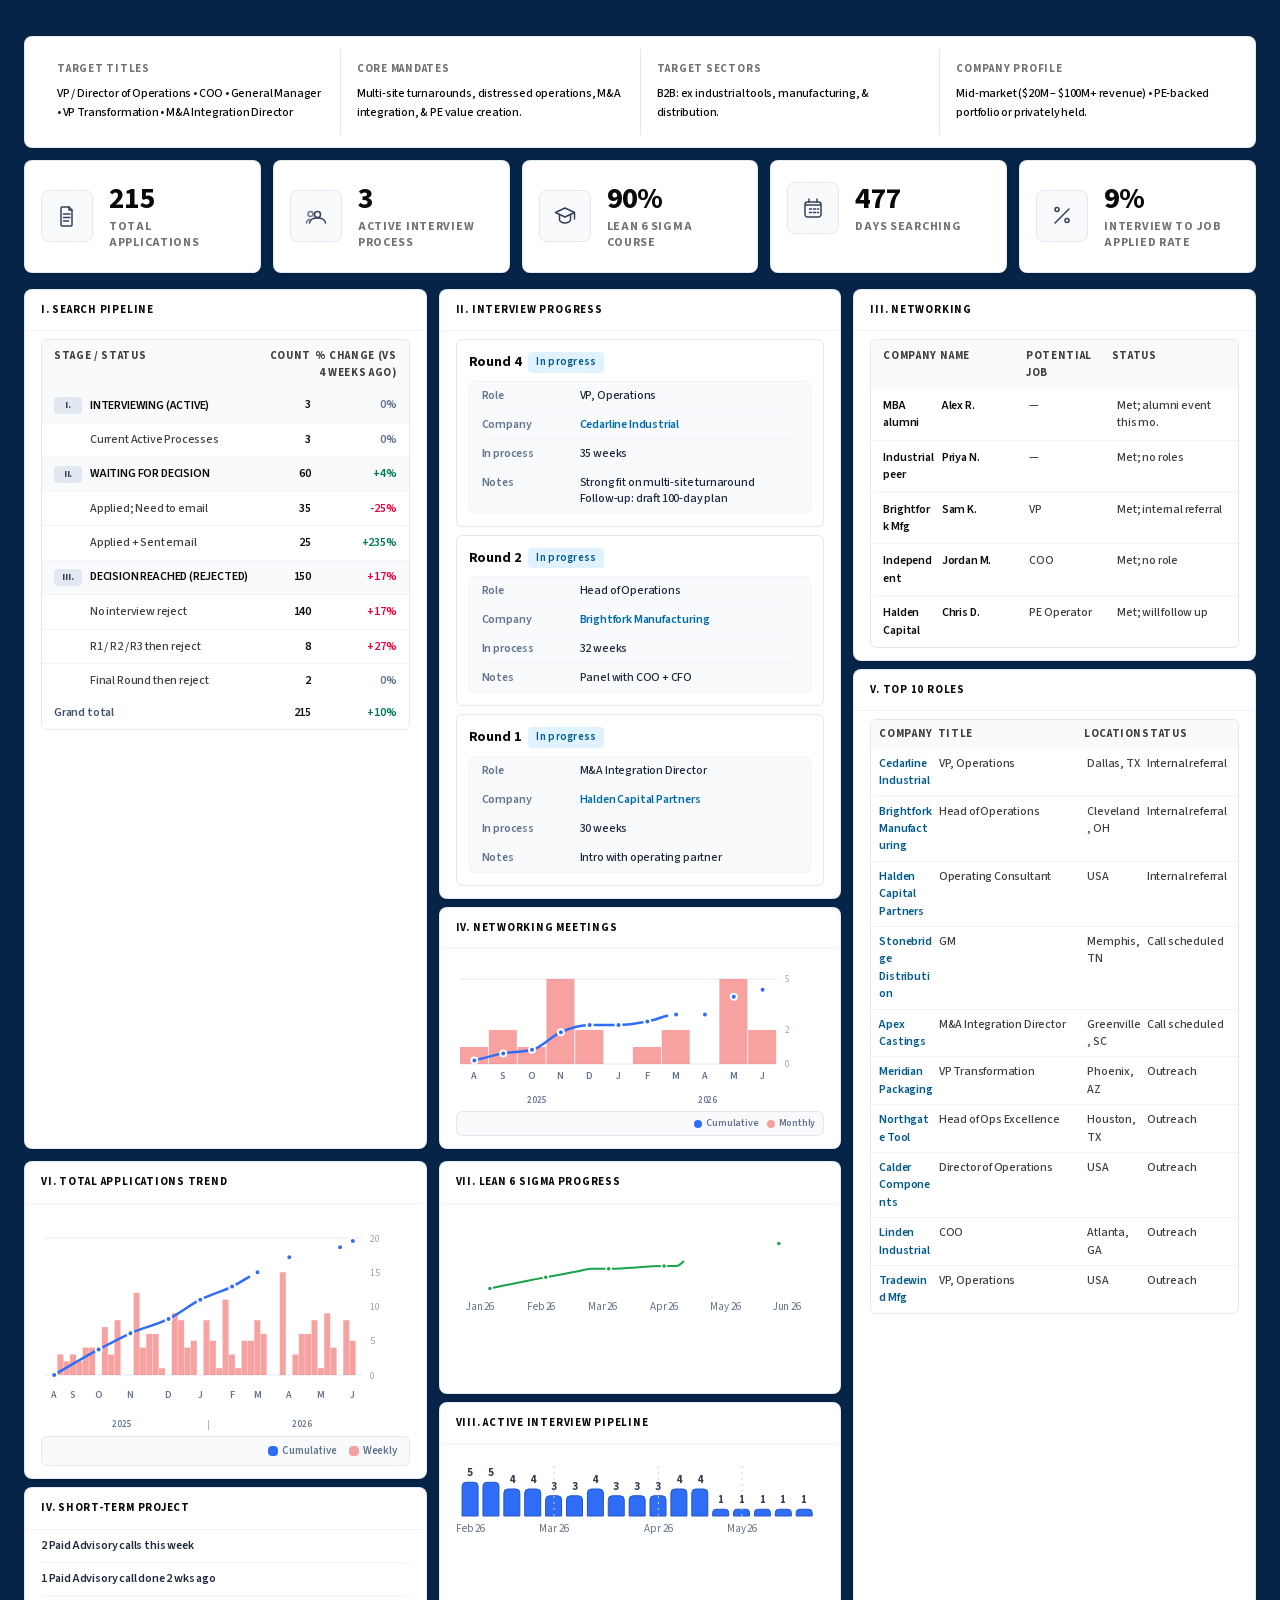
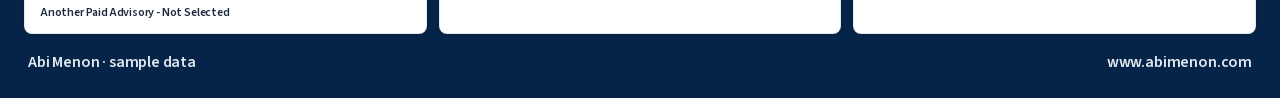
<file: demo/dashboard/index.html>
<!DOCTYPE html><html lang="en" class="source_sans_3_2140a76e-module__8rYsHG__variable h-full antialiased"><head><meta charSet="utf-8"/><meta name="viewport" content="width=device-width, initial-scale=1"/><link rel="preload" href="/demo/dashboard/_next/static/media/47df9ba1c7236d3b-s.p.0cqfp9mgbqxvb.woff2" as="font" crossorigin="" type="font/woff2"/><link rel="stylesheet" href="/demo/dashboard/_next/static/chunks/0tyw6wv25a493.css" data-precedence="next"/><link rel="preload" as="script" fetchPriority="low" href="/demo/dashboard/_next/static/chunks/120gq8w9i9o8g.js"/><script src="/demo/dashboard/_next/static/chunks/054024d_cup1r.js" async=""></script><script src="/demo/dashboard/_next/static/chunks/0chwa38d3r7hi.js" async=""></script><script src="/demo/dashboard/_next/static/chunks/turbopack-016~f77i2z2po.js" async=""></script><script src="/demo/dashboard/_next/static/chunks/0o~269zocnb95.js" async=""></script><script src="/demo/dashboard/_next/static/chunks/07hg~.mxw0yyo.js" async=""></script><meta name="next-size-adjust" content=""/><title>Operating Dashboard_Abi Menon</title><meta name="description" content="Operating dashboard"/><link rel="icon" href="/demo/dashboard/favicon.ico?favicon.0x3dzn~oxb6tn.ico" sizes="256x256" type="image/x-icon"/><script src="/demo/dashboard/_next/static/chunks/03~yq9q893hmn.js" noModule=""></script><style id="demo-hide-header">.dashboard .max-w-7xl>:first-child{display:none!important}</style></head><body class="min-h-full flex flex-col"><div hidden=""><!--$--><!--/$--></div><div class="dashboard min-h-screen bg-[var(--frame)] p-4 md:p-6"><div class="mx-auto max-w-7xl"><div class="rounded-lg border border-slate-200/90 bg-white shadow-sm overflow-hidden"><div class="px-4 py-3 flex items-center justify-between gap-4 py-4"><div class="flex items-center gap-3"><div class="h-9 w-9 rounded-md border border-slate-200 bg-slate-50"></div><div class="leading-tight"><div class="text-lg font-bold tracking-tight text-[var(--ink)] sm:text-xl">Operating Dashboard</div></div></div><div class="text-xs font-medium tracking-wide text-[var(--ink-muted)]">Jun 5 2026</div></div></div><div class="mt-3"><div class="rounded-lg border border-slate-200/90 bg-white shadow-sm"><div class="px-4 py-3 p-0"><div class="grid grid-cols-1 gap-px bg-slate-200 sm:grid-cols-2 lg:grid-cols-4"><div class="flex min-h-0 flex-col bg-white px-3 py-3 sm:px-4"><span class="mb-1.5 text-[11px] font-bold uppercase tracking-[0.07em] text-[var(--ink-muted)]">Target titles</span><p class="text-xs font-medium leading-relaxed text-[var(--ink)]">VP / Director of Operations • COO • General Manager • VP Transformation • M&amp;A Integration Director</p></div><div class="flex min-h-0 flex-col bg-white px-3 py-3 sm:px-4"><span class="mb-1.5 text-[11px] font-bold uppercase tracking-[0.07em] text-[var(--ink-muted)]">Core mandates</span><p class="text-xs font-medium leading-relaxed text-[var(--ink)]">Multi-site turnarounds, distressed operations, M&amp;A integration, &amp; PE value creation.</p></div><div class="flex min-h-0 flex-col bg-white px-3 py-3 sm:px-4"><span class="mb-1.5 text-[11px] font-bold uppercase tracking-[0.07em] text-[var(--ink-muted)]">Target sectors</span><p class="text-xs font-medium leading-relaxed text-[var(--ink)]">B2B: ex industrial tools, manufacturing, &amp; distribution.</p></div><div class="flex min-h-0 flex-col bg-white px-3 py-3 sm:px-4"><span class="mb-1.5 text-[11px] font-bold uppercase tracking-[0.07em] text-[var(--ink-muted)]">Company profile</span><p class="text-xs font-medium leading-relaxed text-[var(--ink)]">Mid-market ($20M – $100M+ revenue) • PE-backed portfolio or privately held.</p></div></div></div></div></div><div class="mt-3"><div class="grid grid-cols-1 gap-3 sm:grid-cols-2 lg:grid-cols-5"><div class="rounded-lg border border-slate-200/90 bg-white shadow-sm"><div class="px-4 py-3 flex items-center gap-4 py-4 md:py-5"><div class="grid h-12 w-12 shrink-0 place-items-center rounded-lg border border-slate-200 bg-slate-50 md:h-[52px] md:w-[52px]"><svg viewBox="0 0 24 24" class="h-6 w-6 text-slate-700" fill="none" xmlns="http://www.w3.org/2000/svg"><path d="M7 3h7l3 3v15a1 1 0 0 1-1 1H7a1 1 0 0 1-1-1V4a1 1 0 0 1 1-1Z" stroke="currentColor" stroke-width="1.5"></path><path d="M14 3v3h3" stroke="currentColor" stroke-width="1.5" stroke-linecap="round"></path><path d="M8.5 10h6.5M8.5 13.5h6.5M8.5 17h5" stroke="currentColor" stroke-width="1.5" stroke-linecap="round"></path></svg></div><div class="min-w-0 flex-1"><div class="text-2xl font-bold tabular-nums tracking-tight text-[var(--ink)] md:text-3xl">215</div><div class="mt-0.5 text-[11px] font-bold uppercase leading-snug tracking-[0.06em] text-[var(--ink-muted)] md:text-xs">total applications</div></div></div></div><div class="rounded-lg border border-slate-200/90 bg-white shadow-sm"><div class="px-4 py-3 flex items-center gap-4 py-4 md:py-5"><div class="grid h-12 w-12 shrink-0 place-items-center rounded-lg border border-slate-200 bg-slate-50 md:h-[52px] md:w-[52px]"><svg viewBox="0 0 24 24" class="h-6 w-6 text-slate-700" fill="none" xmlns="http://www.w3.org/2000/svg"><path d="M16.5 10.5a3 3 0 1 0-6 0 3 3 0 0 0 6 0Z" stroke="currentColor" stroke-width="1.5"></path><path d="M5.5 19c.5-3.5 3.5-5 8-5s7.5 1.5 8 5" stroke="currentColor" stroke-width="1.5" stroke-linecap="round"></path><path d="M9 10a2.5 2.5 0 1 1-5 0 2.5 2.5 0 0 1 5 0Z" stroke="currentColor" stroke-width="1.5" opacity="0.7"></path><path d="M2.5 19c.2-2 1.4-3.2 3.3-3.9" stroke="currentColor" stroke-width="1.5" stroke-linecap="round" opacity="0.7"></path></svg></div><div class="min-w-0 flex-1"><div class="text-2xl font-bold tabular-nums tracking-tight text-[var(--ink)] md:text-3xl">3</div><div class="mt-0.5 text-[11px] font-bold uppercase leading-snug tracking-[0.06em] text-[var(--ink-muted)] md:text-xs">active interview process</div></div></div></div><div class="rounded-lg border border-slate-200/90 bg-white shadow-sm"><div class="px-4 py-3 flex items-center gap-4 py-4 md:py-5"><div class="grid h-12 w-12 shrink-0 place-items-center rounded-lg border border-slate-200 bg-slate-50 md:h-[52px] md:w-[52px]"><svg viewBox="0 0 24 24" class="h-6 w-6 text-slate-700" fill="none" xmlns="http://www.w3.org/2000/svg"><path d="M2.5 8.5 12 4l9.5 4.5L12 13 2.5 8.5Z" stroke="currentColor" stroke-width="1.5" stroke-linejoin="round"></path><path d="M6.5 10.4V16c0 1 2.5 3 5.5 3s5.5-2 5.5-3v-5.6" stroke="currentColor" stroke-width="1.5" stroke-linecap="round"></path><path d="M21.5 9v6" stroke="currentColor" stroke-width="1.5" stroke-linecap="round"></path></svg></div><div class="min-w-0 flex-1"><div class="text-2xl font-bold tabular-nums tracking-tight text-[var(--ink)] md:text-3xl">90<!-- -->%</div><div class="mt-0.5 text-[11px] font-bold uppercase leading-snug tracking-[0.06em] text-[var(--ink-muted)] md:text-xs">Lean 6 Sigma course</div></div></div></div><div class="rounded-lg border border-slate-200/90 bg-white shadow-sm"><div class="px-4 py-3 flex items-center gap-4 py-4 md:py-5"><div class="grid h-12 w-12 shrink-0 place-items-center rounded-lg border border-slate-200 bg-slate-50 md:h-[52px] md:w-[52px]"><svg viewBox="0 0 24 24" class="h-6 w-6 text-slate-700" fill="none" xmlns="http://www.w3.org/2000/svg"><path d="M8 3v3M16 3v3M4.5 9h15" stroke="currentColor" stroke-width="1.5" stroke-linecap="round"></path><path d="M6.5 6h11A2.5 2.5 0 0 1 20 8.5v10A2.5 2.5 0 0 1 17.5 21h-11A2.5 2.5 0 0 1 4 18.5v-10A2.5 2.5 0 0 1 6.5 6Z" stroke="currentColor" stroke-width="1.5"></path><path d="M8.5 13h2M12.5 13h2M16.5 13h1M8.5 16.5h2M12.5 16.5h2M16.5 16.5h1" stroke="currentColor" stroke-width="1.5" stroke-linecap="round"></path></svg></div><div class="min-w-0 flex-1"><div class="text-2xl font-bold tabular-nums tracking-tight text-[var(--ink)] md:text-3xl">295</div><div class="mt-0.5 text-[11px] font-bold uppercase leading-snug tracking-[0.06em] text-[var(--ink-muted)] md:text-xs">days searching</div></div></div></div><div class="rounded-lg border border-slate-200/90 bg-white shadow-sm"><div class="px-4 py-3 flex items-center gap-4 py-4 md:py-5"><div class="grid h-12 w-12 shrink-0 place-items-center rounded-lg border border-slate-200 bg-slate-50 md:h-[52px] md:w-[52px]"><svg viewBox="0 0 24 24" class="h-6 w-6 text-slate-700" fill="none" xmlns="http://www.w3.org/2000/svg"><path d="M7 7.5a2 2 0 1 1 0-4 2 2 0 0 1 0 4ZM17 18.5a2 2 0 1 1 0-4 2 2 0 0 1 0 4Z" stroke="currentColor" stroke-width="1.5"></path><path d="M19 5 5 19" stroke="currentColor" stroke-width="1.5" stroke-linecap="round"></path></svg></div><div class="min-w-0 flex-1"><div class="text-2xl font-bold tabular-nums tracking-tight text-[var(--ink)] md:text-3xl">9<!-- -->%</div><div class="mt-0.5 text-[11px] font-bold uppercase leading-snug tracking-[0.06em] text-[var(--ink-muted)] md:text-xs">Interview to Job Applied Rate</div></div></div></div></div></div><div class="mt-4 grid grid-cols-12 items-stretch gap-3"><div class="col-span-12 lg:col-span-4"><div class="rounded-lg border border-slate-200/90 bg-white shadow-sm h-full"><div class="flex items-center justify-between gap-3 border-b border-slate-100 px-4 py-3"><h2 class="text-[11px] font-bold uppercase tracking-[0.07em] text-[var(--ink)]">I. Search pipeline</h2></div><div class="px-4 py-3 pt-2"><div class="overflow-hidden rounded-md border border-slate-200"><div class="grid grid-cols-12 bg-slate-50 px-3 py-2" data-table-head="true"><div class="col-span-7">Stage / status</div><div class="col-span-2 text-right">Count</div><div class="col-span-3 text-right">% Change (vs 4 weeks ago)</div></div><div class="divide-y divide-slate-100"><div class="grid grid-cols-12 bg-slate-50 px-3 py-2 text-xs font-bold text-[var(--ink)]"><div class="col-span-7 flex items-center gap-2"><span class="inline-flex min-w-7 justify-center rounded bg-slate-200 px-1.5 py-0.5 text-[10px] font-bold text-slate-700">I.</span><span class="font-semibold">INTERVIEWING (ACTIVE)</span></div><div class="col-span-2 text-right font-bold tabular-nums text-[var(--ink)]" data-table-body-strong="true">3</div><div class="col-span-3 text-right font-semibold text-slate-500">0<!-- -->%</div></div><div class="grid grid-cols-12 px-3 py-2" data-table-body="true"><div class="col-span-7 flex items-center gap-2"><span class="inline-block w-7"></span><span class="">Current Active Processes</span></div><div class="col-span-2 text-right font-bold tabular-nums text-[var(--ink)]" data-table-body-strong="true">3</div><div class="col-span-3 text-right font-semibold text-slate-500">0<!-- -->%</div></div><div class="grid grid-cols-12 bg-slate-50 px-3 py-2 text-xs font-bold text-[var(--ink)]"><div class="col-span-7 flex items-center gap-2"><span class="inline-flex min-w-7 justify-center rounded bg-slate-200 px-1.5 py-0.5 text-[10px] font-bold text-slate-700">II.</span><span class="font-semibold">WAITING FOR DECISION</span></div><div class="col-span-2 text-right font-bold tabular-nums text-[var(--ink)]" data-table-body-strong="true">60</div><div class="col-span-3 text-right font-semibold text-emerald-700">+<!-- -->4<!-- -->%</div></div><div class="grid grid-cols-12 px-3 py-2" data-table-body="true"><div class="col-span-7 flex items-center gap-2"><span class="inline-block w-7"></span><span class="">Applied; Need to email</span></div><div class="col-span-2 text-right font-bold tabular-nums text-[var(--ink)]" data-table-body-strong="true">35</div><div class="col-span-3 text-right font-semibold text-rose-600">-25<!-- -->%</div></div><div class="grid grid-cols-12 px-3 py-2" data-table-body="true"><div class="col-span-7 flex items-center gap-2"><span class="inline-block w-7"></span><span class="">Applied + Sent email</span></div><div class="col-span-2 text-right font-bold tabular-nums text-[var(--ink)]" data-table-body-strong="true">25</div><div class="col-span-3 text-right font-semibold text-emerald-700">+<!-- -->235<!-- -->%</div></div><div class="grid grid-cols-12 bg-slate-50 px-3 py-2 text-xs font-bold text-[var(--ink)]"><div class="col-span-7 flex items-center gap-2"><span class="inline-flex min-w-7 justify-center rounded bg-slate-200 px-1.5 py-0.5 text-[10px] font-bold text-slate-700">III.</span><span class="font-semibold">DECISION REACHED (REJECTED)</span></div><div class="col-span-2 text-right font-bold tabular-nums text-[var(--ink)]" data-table-body-strong="true">150</div><div class="col-span-3 text-right font-semibold text-rose-600">+<!-- -->17<!-- -->%</div></div><div class="grid grid-cols-12 px-3 py-2" data-table-body="true"><div class="col-span-7 flex items-center gap-2"><span class="inline-block w-7"></span><span class="">No interview reject</span></div><div class="col-span-2 text-right font-bold tabular-nums text-[var(--ink)]" data-table-body-strong="true">140</div><div class="col-span-3 text-right font-semibold text-rose-600">+<!-- -->17<!-- -->%</div></div><div class="grid grid-cols-12 px-3 py-2" data-table-body="true"><div class="col-span-7 flex items-center gap-2"><span class="inline-block w-7"></span><span class="">R1 / R2 / R3 then reject</span></div><div class="col-span-2 text-right font-bold tabular-nums text-[var(--ink)]" data-table-body-strong="true">8</div><div class="col-span-3 text-right font-semibold text-rose-600">+<!-- -->27<!-- -->%</div></div><div class="grid grid-cols-12 px-3 py-2" data-table-body="true"><div class="col-span-7 flex items-center gap-2"><span class="inline-block w-7"></span><span class="">Final Round then reject</span></div><div class="col-span-2 text-right font-bold tabular-nums text-[var(--ink)]" data-table-body-strong="true">2</div><div class="col-span-3 text-right font-semibold text-slate-500">0<!-- -->%</div></div></div><div class="grid grid-cols-12 bg-white px-3 py-2 text-xs font-semibold"><div class="col-span-7 text-slate-600">Grand total</div><div class="col-span-2 text-right text-slate-900">215</div><div class="col-span-3 text-right font-semibold"><span class="text-emerald-700">+<!-- -->10<!-- -->%</span></div></div></div></div></div></div><div class="col-span-12 flex min-h-0 flex-col gap-2 lg:col-span-4"><div class="shrink-0"><div class="rounded-lg border border-slate-200/90 bg-white shadow-sm"><div class="flex items-center justify-between gap-3 border-b border-slate-100 px-4 py-3 px-3 py-2"><h2 class="text-[11px] font-bold uppercase tracking-[0.07em] text-[var(--ink)]">II. Interview progress</h2></div><div class="px-4 py-3 space-y-2 px-3 pt-2 pb-3"><div class="rounded-md border border-slate-200 bg-white p-3"><div class="mb-2 flex flex-wrap items-center gap-2"><span class="text-sm font-bold text-[var(--ink)]">Round 4</span><span class="inline-flex items-center rounded px-2 py-0.5 text-[11px] font-semibold tracking-wide bg-sky-100 text-sky-800">In progress</span></div><div class="divide-y divide-slate-100 rounded-md border border-slate-100 bg-slate-50 px-3"><div class="grid grid-cols-[90px_1fr] gap-x-2 border-b border-slate-100 py-1.5 last:border-b-0"><span class="text-xs font-semibold text-slate-500">Role</span><span class="text-xs font-medium text-slate-800">VP, Operations</span></div><div class="grid grid-cols-[90px_1fr] gap-x-2 border-b border-slate-100 py-1.5 last:border-b-0"><span class="text-xs font-semibold text-slate-500">Company</span><span class="text-xs font-medium text-slate-800"><a href="https://example.com" target="_blank" rel="noopener noreferrer" class="font-semibold text-sky-700 underline-offset-2 hover:underline">Cedarline Industrial</a></span></div><div class="grid grid-cols-[90px_1fr] gap-x-2 border-b border-slate-100 py-1.5 last:border-b-0"><span class="text-xs font-semibold text-slate-500">In process</span><span class="text-xs font-medium text-slate-800">9<!-- --> weeks</span></div><div class="grid grid-cols-[90px_1fr] gap-x-2 border-b border-slate-100 py-1.5 last:border-b-0"><span class="text-xs font-semibold text-slate-500">Notes</span><span class="text-xs font-medium text-slate-800"><span class="whitespace-pre-line">Strong fit on multi-site turnaround
Follow-up: draft 100-day plan</span></span></div></div></div><div class="rounded-md border border-slate-200 bg-white p-3"><div class="mb-2 flex flex-wrap items-center gap-2"><span class="text-sm font-bold text-[var(--ink)]">Round 2</span><span class="inline-flex items-center rounded px-2 py-0.5 text-[11px] font-semibold tracking-wide bg-sky-100 text-sky-800">In progress</span></div><div class="divide-y divide-slate-100 rounded-md border border-slate-100 bg-slate-50 px-3"><div class="grid grid-cols-[90px_1fr] gap-x-2 border-b border-slate-100 py-1.5 last:border-b-0"><span class="text-xs font-semibold text-slate-500">Role</span><span class="text-xs font-medium text-slate-800">Head of Operations</span></div><div class="grid grid-cols-[90px_1fr] gap-x-2 border-b border-slate-100 py-1.5 last:border-b-0"><span class="text-xs font-semibold text-slate-500">Company</span><span class="text-xs font-medium text-slate-800"><a href="https://example.com" target="_blank" rel="noopener noreferrer" class="font-semibold text-sky-700 underline-offset-2 hover:underline">Brightfork Manufacturing</a></span></div><div class="grid grid-cols-[90px_1fr] gap-x-2 border-b border-slate-100 py-1.5 last:border-b-0"><span class="text-xs font-semibold text-slate-500">In process</span><span class="text-xs font-medium text-slate-800">6<!-- --> weeks</span></div><div class="grid grid-cols-[90px_1fr] gap-x-2 border-b border-slate-100 py-1.5 last:border-b-0"><span class="text-xs font-semibold text-slate-500">Notes</span><span class="text-xs font-medium text-slate-800"><span class="whitespace-pre-line">Panel with COO + CFO</span></span></div></div></div><div class="rounded-md border border-slate-200 bg-white p-3"><div class="mb-2 flex flex-wrap items-center gap-2"><span class="text-sm font-bold text-[var(--ink)]">Round 1</span><span class="inline-flex items-center rounded px-2 py-0.5 text-[11px] font-semibold tracking-wide bg-sky-100 text-sky-800">In progress</span></div><div class="divide-y divide-slate-100 rounded-md border border-slate-100 bg-slate-50 px-3"><div class="grid grid-cols-[90px_1fr] gap-x-2 border-b border-slate-100 py-1.5 last:border-b-0"><span class="text-xs font-semibold text-slate-500">Role</span><span class="text-xs font-medium text-slate-800">M&amp;A Integration Director</span></div><div class="grid grid-cols-[90px_1fr] gap-x-2 border-b border-slate-100 py-1.5 last:border-b-0"><span class="text-xs font-semibold text-slate-500">Company</span><span class="text-xs font-medium text-slate-800"><a href="https://example.com" target="_blank" rel="noopener noreferrer" class="font-semibold text-sky-700 underline-offset-2 hover:underline">Halden Capital Partners</a></span></div><div class="grid grid-cols-[90px_1fr] gap-x-2 border-b border-slate-100 py-1.5 last:border-b-0"><span class="text-xs font-semibold text-slate-500">In process</span><span class="text-xs font-medium text-slate-800">4<!-- --> weeks</span></div><div class="grid grid-cols-[90px_1fr] gap-x-2 border-b border-slate-100 py-1.5 last:border-b-0"><span class="text-xs font-semibold text-slate-500">Notes</span><span class="text-xs font-medium text-slate-800"><span class="whitespace-pre-line">Intro with operating partner</span></span></div></div></div></div></div></div><div class="min-h-0 flex-1"><!--$!--><template data-dgst="BAILOUT_TO_CLIENT_SIDE_RENDERING"></template><div class="rounded-lg border border-slate-200/90 bg-white shadow-sm h-full"><div class="flex items-center justify-between gap-3 border-b border-slate-100 px-4 py-3"><h2 class="text-[11px] font-bold uppercase tracking-[0.07em] text-[var(--ink)]">IV. Networking Meetings</h2></div><div class="px-4 py-3"><div class="h-[190px] w-full animate-pulse rounded-md bg-slate-100"></div></div></div><!--/$--></div></div><div class="col-span-12 flex min-h-0 flex-col gap-2 lg:col-span-4 lg:row-span-2"><div class="shrink-0"><div class="rounded-lg border border-slate-200/90 bg-white shadow-sm h-full"><div class="flex items-center justify-between gap-3 border-b border-slate-100 px-4 py-3"><h2 class="text-[11px] font-bold uppercase tracking-[0.07em] text-[var(--ink)]">III. Networking</h2></div><div class="px-4 py-3 pt-2"><div class="overflow-hidden rounded-md border border-slate-200"><div class="grid grid-cols-12 bg-slate-50 px-3 py-2" data-table-head="true"><div class="col-span-2 min-w-0">Company</div><div class="col-span-3 min-w-0">Name</div><div class="col-span-3 min-w-0">Potential job</div><div class="col-span-4 min-w-0">Status</div></div><div class="divide-y divide-slate-100"><div class="grid grid-cols-12 gap-x-2 px-3 py-2" data-table-body="true"><div class="col-span-2 min-w-0 whitespace-pre-line break-words" data-table-body-strong="true">MBA alumni</div><div class="col-span-3 min-w-0 break-words" data-table-body-strong="true">Alex R.</div><div class="col-span-3 min-w-0 break-words">—</div><div class="col-span-4 min-w-0 break-words">Met; alumni event this mo.</div></div><div class="grid grid-cols-12 gap-x-2 px-3 py-2" data-table-body="true"><div class="col-span-2 min-w-0 whitespace-pre-line break-words" data-table-body-strong="true">Industrial peer</div><div class="col-span-3 min-w-0 break-words" data-table-body-strong="true">Priya N.</div><div class="col-span-3 min-w-0 break-words">—</div><div class="col-span-4 min-w-0 break-words">Met; no roles</div></div><div class="grid grid-cols-12 gap-x-2 px-3 py-2" data-table-body="true"><div class="col-span-2 min-w-0 whitespace-pre-line break-words" data-table-body-strong="true">Brightfork Mfg</div><div class="col-span-3 min-w-0 break-words" data-table-body-strong="true">Sam K.</div><div class="col-span-3 min-w-0 break-words">VP</div><div class="col-span-4 min-w-0 break-words">Met; internal referral</div></div><div class="grid grid-cols-12 gap-x-2 px-3 py-2" data-table-body="true"><div class="col-span-2 min-w-0 whitespace-pre-line break-words" data-table-body-strong="true">Independent</div><div class="col-span-3 min-w-0 break-words" data-table-body-strong="true">Jordan M.</div><div class="col-span-3 min-w-0 break-words">COO</div><div class="col-span-4 min-w-0 break-words">Met; no role</div></div><div class="grid grid-cols-12 gap-x-2 px-3 py-2" data-table-body="true"><div class="col-span-2 min-w-0 whitespace-pre-line break-words" data-table-body-strong="true">Halden Capital</div><div class="col-span-3 min-w-0 break-words" data-table-body-strong="true">Chris D.</div><div class="col-span-3 min-w-0 break-words">PE Operator</div><div class="col-span-4 min-w-0 break-words">Met; will follow up</div></div></div></div></div></div></div><div class="min-h-0 flex-1"><div class="rounded-lg border border-slate-200/90 bg-white shadow-sm flex h-full min-h-0 flex-col"><div class="flex items-center justify-between gap-3 border-b border-slate-100 px-4 py-3 shrink-0 px-3 py-2"><h2 class="text-[11px] font-bold uppercase tracking-[0.07em] text-[var(--ink)]">V. Top 10 Roles</h2></div><div class="px-4 py-3 min-h-0 flex-1 overflow-y-auto px-3 pt-2 pb-3"><div class="overflow-hidden rounded-md border border-slate-200"><div class="grid grid-cols-12 bg-slate-50 px-2 py-1.5" data-table-head="true"><div class="col-span-2 min-w-0">Company</div><div class="col-span-5 min-w-0">Title</div><div class="col-span-2 min-w-0">Location</div><div class="col-span-3 min-w-0">Status</div></div><div class="divide-y divide-slate-100"><div class="grid grid-cols-12 gap-x-1.5 px-2 py-1.5" data-table-body="true"><div class="col-span-2 min-w-0 break-words" data-table-body-strong="true"><a href="#" target="_blank" rel="noopener noreferrer" class="text-sky-800 underline-offset-2 hover:underline">Cedarline Industrial</a></div><div class="col-span-5 min-w-0 break-words">VP, Operations</div><div class="col-span-2 min-w-0 break-words">Dallas, TX</div><div class="col-span-3 min-w-0 break-words">Internal referral</div></div><div class="grid grid-cols-12 gap-x-1.5 px-2 py-1.5" data-table-body="true"><div class="col-span-2 min-w-0 break-words" data-table-body-strong="true"><a href="#" target="_blank" rel="noopener noreferrer" class="text-sky-800 underline-offset-2 hover:underline">Brightfork Manufacturing</a></div><div class="col-span-5 min-w-0 break-words">Head of Operations</div><div class="col-span-2 min-w-0 break-words">Cleveland, OH</div><div class="col-span-3 min-w-0 break-words">Internal referral</div></div><div class="grid grid-cols-12 gap-x-1.5 px-2 py-1.5" data-table-body="true"><div class="col-span-2 min-w-0 break-words" data-table-body-strong="true"><a href="#" target="_blank" rel="noopener noreferrer" class="text-sky-800 underline-offset-2 hover:underline">Halden Capital Partners</a></div><div class="col-span-5 min-w-0 break-words">Operating Consultant</div><div class="col-span-2 min-w-0 break-words">USA</div><div class="col-span-3 min-w-0 break-words">Internal referral</div></div><div class="grid grid-cols-12 gap-x-1.5 px-2 py-1.5" data-table-body="true"><div class="col-span-2 min-w-0 break-words" data-table-body-strong="true"><a href="#" target="_blank" rel="noopener noreferrer" class="text-sky-800 underline-offset-2 hover:underline">Stonebridge Distribution</a></div><div class="col-span-5 min-w-0 break-words">GM</div><div class="col-span-2 min-w-0 break-words">Memphis, TN</div><div class="col-span-3 min-w-0 break-words">Call scheduled</div></div><div class="grid grid-cols-12 gap-x-1.5 px-2 py-1.5" data-table-body="true"><div class="col-span-2 min-w-0 break-words" data-table-body-strong="true"><a href="#" target="_blank" rel="noopener noreferrer" class="text-sky-800 underline-offset-2 hover:underline">Apex Castings</a></div><div class="col-span-5 min-w-0 break-words">M&amp;A Integration Director</div><div class="col-span-2 min-w-0 break-words">Greenville, SC</div><div class="col-span-3 min-w-0 break-words">Call scheduled</div></div><div class="grid grid-cols-12 gap-x-1.5 px-2 py-1.5" data-table-body="true"><div class="col-span-2 min-w-0 break-words" data-table-body-strong="true"><a href="#" target="_blank" rel="noopener noreferrer" class="text-sky-800 underline-offset-2 hover:underline">Meridian Packaging</a></div><div class="col-span-5 min-w-0 break-words">VP Transformation</div><div class="col-span-2 min-w-0 break-words">Phoenix, AZ</div><div class="col-span-3 min-w-0 break-words">Outreach</div></div><div class="grid grid-cols-12 gap-x-1.5 px-2 py-1.5" data-table-body="true"><div class="col-span-2 min-w-0 break-words" data-table-body-strong="true"><a href="#" target="_blank" rel="noopener noreferrer" class="text-sky-800 underline-offset-2 hover:underline">Northgate Tool</a></div><div class="col-span-5 min-w-0 break-words">Head of Ops Excellence</div><div class="col-span-2 min-w-0 break-words">Houston, TX</div><div class="col-span-3 min-w-0 break-words">Outreach</div></div><div class="grid grid-cols-12 gap-x-1.5 px-2 py-1.5" data-table-body="true"><div class="col-span-2 min-w-0 break-words" data-table-body-strong="true"><a href="#" target="_blank" rel="noopener noreferrer" class="text-sky-800 underline-offset-2 hover:underline">Calder Components</a></div><div class="col-span-5 min-w-0 break-words">Director of Operations</div><div class="col-span-2 min-w-0 break-words">USA</div><div class="col-span-3 min-w-0 break-words">Outreach</div></div><div class="grid grid-cols-12 gap-x-1.5 px-2 py-1.5" data-table-body="true"><div class="col-span-2 min-w-0 break-words" data-table-body-strong="true"><a href="#" target="_blank" rel="noopener noreferrer" class="text-sky-800 underline-offset-2 hover:underline">Linden Industrial</a></div><div class="col-span-5 min-w-0 break-words">COO</div><div class="col-span-2 min-w-0 break-words">Atlanta, GA</div><div class="col-span-3 min-w-0 break-words">Outreach</div></div><div class="grid grid-cols-12 gap-x-1.5 px-2 py-1.5" data-table-body="true"><div class="col-span-2 min-w-0 break-words" data-table-body-strong="true"><a href="#" target="_blank" rel="noopener noreferrer" class="text-sky-800 underline-offset-2 hover:underline">Tradewind Mfg</a></div><div class="col-span-5 min-w-0 break-words">VP, Operations</div><div class="col-span-2 min-w-0 break-words">USA</div><div class="col-span-3 min-w-0 break-words">Outreach</div></div></div></div></div></div></div></div><div class="col-span-12 flex min-h-[280px] flex-col gap-2 lg:col-span-4"><div class="min-h-0 flex-1"><!--$!--><template data-dgst="BAILOUT_TO_CLIENT_SIDE_RENDERING"></template><div class="rounded-lg border border-slate-200/90 bg-white shadow-sm h-full"><div class="flex items-center justify-between gap-3 border-b border-slate-100 px-4 py-3"><h2 class="text-[11px] font-bold uppercase tracking-[0.07em] text-[var(--ink)]">VI. Total applications trend</h2></div><div class="px-4 py-3"><div class="h-[190px] w-full animate-pulse rounded-md bg-slate-100"></div></div></div><!--/$--></div><div class="shrink-0"><div class="rounded-lg border border-slate-200/90 bg-white shadow-sm"><div class="flex items-center justify-between gap-3 border-b border-slate-100 px-4 py-3 px-3 py-2"><h2 class="text-[11px] font-bold uppercase tracking-[0.07em] text-[var(--ink)]">IV. Short-term project</h2></div><div class="px-4 py-3 px-3 pt-2 pb-3"><ul class="space-y-2 text-xs font-semibold leading-snug text-slate-800"><li class="border-b border-slate-100 pb-2 last:border-b-0 last:pb-0">2 Paid Advisory calls this week</li><li class="border-b border-slate-100 pb-2 last:border-b-0 last:pb-0">1 Paid Advisory call done 2 wks ago</li><li class="border-b border-slate-100 pb-2 last:border-b-0 last:pb-0">Another Paid Advisory - Not Selected</li></ul></div></div></div></div><div class="col-span-12 flex min-h-[280px] flex-col gap-2 lg:col-span-4"><div class="min-h-0 flex-1"><!--$!--><template data-dgst="BAILOUT_TO_CLIENT_SIDE_RENDERING"></template><div class="rounded-lg border border-slate-200/90 bg-white shadow-sm h-full"><div class="flex items-center justify-between gap-3 border-b border-slate-100 px-4 py-3"><h2 class="text-[11px] font-bold uppercase tracking-[0.07em] text-[var(--ink)]">VII. Lean 6 Sigma progress</h2></div><div class="px-4 py-3"><div class="h-[190px] w-full animate-pulse rounded-md bg-slate-100"></div></div></div><!--/$--></div><div class="min-h-0 flex-1"><!--$!--><template data-dgst="BAILOUT_TO_CLIENT_SIDE_RENDERING"></template><div class="rounded-lg border border-slate-200/90 bg-white shadow-sm h-full"><div class="flex items-center justify-between gap-3 border-b border-slate-100 px-4 py-3"><h2 class="text-[11px] font-bold uppercase tracking-[0.07em] text-[var(--ink)]">VIII. Active interview pipeline</h2></div><div class="px-4 py-3"><div class="h-[190px] w-full animate-pulse rounded-md bg-slate-100"></div></div></div><!--/$--></div></div></div><div class="mt-4 flex items-center justify-between px-1 text-sm font-semibold text-slate-200 md:text-base"><span>Abi Menon · sample data</span><a class="text-slate-200 underline-offset-4 hover:underline" href="https://www.abimenon.com" target="_blank" rel="noopener noreferrer">www.abimenon.com</a></div></div></div><!--$--><!--/$--><script src="/demo/dashboard/_next/static/chunks/120gq8w9i9o8g.js" id="_R_" async=""></script><script>(self.__next_f=self.__next_f||[]).push([0])</script><script>self.__next_f.push([1,"1:\"$Sreact.fragment\"\n2:I[39756,[\"/demo/dashboard/_next/static/chunks/0o~269zocnb95.js\"],\"default\"]\n3:I[37457,[\"/demo/dashboard/_next/static/chunks/0o~269zocnb95.js\"],\"default\"]\n4:I[98065,[\"/demo/dashboard/_next/static/chunks/0o~269zocnb95.js\",\"/demo/dashboard/_next/static/chunks/07hg~.mxw0yyo.js\"],\"DashboardClient\"]\n8:I[68027,[\"/demo/dashboard/_next/static/chunks/0o~269zocnb95.js\"],\"default\",1]\n:HL[\"/demo/dashboard/_next/static/chunks/0tyw6wv25a493.css\",\"style\"]\n:HL[\"/demo/dashboard/_next/static/media/47df9ba1c7236d3b-s.p.0cqfp9mgbqxvb.woff2\",\"font\",{\"crossOrigin\":\"\",\"type\":\"font/woff2\"}]\n"])</script><script>self.__next_f.push([1,"0:{\"P\":null,\"c\":[\"\",\"\"],\"q\":\"\",\"i\":false,\"f\":[[[\"\",{\"children\":[\"__PAGE__\",{}]},\"$undefined\",\"$undefined\",16],[[\"$\",\"$1\",\"c\",{\"children\":[[[\"$\",\"link\",\"0\",{\"rel\":\"stylesheet\",\"href\":\"/demo/dashboard/_next/static/chunks/0tyw6wv25a493.css\",\"precedence\":\"next\",\"crossOrigin\":\"$undefined\",\"nonce\":\"$undefined\"}],[\"$\",\"script\",\"script-0\",{\"src\":\"/demo/dashboard/_next/static/chunks/0o~269zocnb95.js\",\"async\":true,\"nonce\":\"$undefined\"}]],[\"$\",\"html\",null,{\"lang\":\"en\",\"className\":\"source_sans_3_2140a76e-module__8rYsHG__variable h-full antialiased\",\"children\":[\"$\",\"body\",null,{\"className\":\"min-h-full flex flex-col\",\"children\":[\"$\",\"$L2\",null,{\"parallelRouterKey\":\"children\",\"error\":\"$undefined\",\"errorStyles\":\"$undefined\",\"errorScripts\":\"$undefined\",\"template\":[\"$\",\"$L3\",null,{}],\"templateStyles\":\"$undefined\",\"templateScripts\":\"$undefined\",\"notFound\":[[[\"$\",\"title\",null,{\"children\":\"404: This page could not be found.\"}],[\"$\",\"div\",null,{\"style\":{\"fontFamily\":\"system-ui,\\\"Segoe UI\\\",Roboto,Helvetica,Arial,sans-serif,\\\"Apple Color Emoji\\\",\\\"Segoe UI Emoji\\\"\",\"height\":\"100vh\",\"textAlign\":\"center\",\"display\":\"flex\",\"flexDirection\":\"column\",\"alignItems\":\"center\",\"justifyContent\":\"center\"},\"children\":[\"$\",\"div\",null,{\"children\":[[\"$\",\"style\",null,{\"dangerouslySetInnerHTML\":{\"__html\":\"body{color:#000;background:#fff;margin:0}.next-error-h1{border-right:1px solid rgba(0,0,0,.3)}@media (prefers-color-scheme:dark){body{color:#fff;background:#000}.next-error-h1{border-right:1px solid rgba(255,255,255,.3)}}\"}}],[\"$\",\"h1\",null,{\"className\":\"next-error-h1\",\"style\":{\"display\":\"inline-block\",\"margin\":\"0 20px 0 0\",\"padding\":\"0 23px 0 0\",\"fontSize\":24,\"fontWeight\":500,\"verticalAlign\":\"top\",\"lineHeight\":\"49px\"},\"children\":404}],[\"$\",\"div\",null,{\"style\":{\"display\":\"inline-block\"},\"children\":[\"$\",\"h2\",null,{\"style\":{\"fontSize\":14,\"fontWeight\":400,\"lineHeight\":\"49px\",\"margin\":0},\"children\":\"This page could not be found.\"}]}]]}]}]],[]],\"forbidden\":\"$undefined\",\"unauthorized\":\"$undefined\"}]}]}]]}],{\"children\":[[\"$\",\"$1\",\"c\",{\"children\":[[\"$\",\"$L4\",null,{\"data\":{\"title\":\"Operating Dashboard\",\"kpis\":[{\"label\":\"total applications\",\"value\":215,\"icon\":\"doc\"},{\"label\":\"active interview process\",\"value\":3,\"icon\":\"people\"},{\"label\":\"Lean 6 Sigma course\",\"value\":90,\"suffix\":\"%\",\"icon\":\"cap\"},{\"label\":\"days searching\",\"value\":180,\"icon\":\"calendar\"},{\"label\":\"Interview to Job Applied Rate\",\"value\":9,\"suffix\":\"%\",\"icon\":\"percent\"}],\"searchPipeline\":{\"title\":\"I. Search pipeline\",\"columns\":[\"Stage / status\",\"Count\",\"% Change (vs 4 weeks ago)\"],\"rows\":[{\"group\":\"I.\",\"label\":\"INTERVIEWING (ACTIVE)\",\"count\":3,\"deltaPct\":0},{\"label\":\"Current Active Processes\",\"count\":3,\"deltaPct\":0},{\"group\":\"II.\",\"label\":\"WAITING FOR DECISION\",\"count\":60,\"deltaPct\":4},{\"label\":\"Applied; Need to email\",\"count\":35,\"deltaPct\":-25},{\"label\":\"Applied + Sent email\",\"count\":25,\"deltaPct\":235},{\"group\":\"III.\",\"label\":\"DECISION REACHED (REJECTED)\",\"count\":150,\"deltaPct\":17},{\"label\":\"No interview reject\",\"count\":140,\"deltaPct\":17},{\"label\":\"R1 / R2 / R3 then reject\",\"count\":8,\"deltaPct\":27},{\"label\":\"Final Round then reject\",\"count\":2,\"deltaPct\":0}],\"total\":215,\"totalDeltaPct\":10},\"interviewProgress\":{\"title\":\"II. Interview progress\",\"items\":[{\"status\":\"Round 4\",\"role\":\"VP, Operations\",\"company\":\"Cedarline Industrial\",\"note\":\"Strong fit on multi-site turnaround\\nFollow-up: draft 100-day plan\",\"state\":\"active\",\"companySiteUrl\":\"https://example.com\",\"interviewStartDate\":\"2026-04-02\"},{\"status\":\"Round 2\",\"role\":\"Head of Operations\",\"company\":\"Brightfork Manufacturing\",\"note\":\"Panel with COO + CFO\",\"state\":\"active\",\"companySiteUrl\":\"https://example.com\",\"interviewStartDate\":\"2026-04-20\"},{\"status\":\"Round 1\",\"role\":\"M\u0026A Integration Director\",\"company\":\"Halden Capital Partners\",\"note\":\"Intro with operating partner\",\"state\":\"active\",\"companySiteUrl\":\"https://example.com\",\"interviewStartDate\":\"2026-05-04\"}]},\"activeInterviewPipeline\":{\"title\":\"VIII. Active interview pipeline\",\"subtitle\":\"Peak: 5\",\"legend\":{\"peak\":5,\"mostCommon\":\"3 or 4\",\"current\":\"3 active\"},\"bars\":[{\"label\":\"2026-02-02\",\"value\":5,\"isMonthStart\":true,\"monthLabel\":\"Feb 26\"},{\"label\":\"2026-02-09\",\"value\":5},{\"label\":\"2026-02-16\",\"value\":4},{\"label\":\"2026-02-23\",\"value\":4},{\"label\":\"2026-03-02\",\"value\":3,\"isMonthStart\":true,\"monthLabel\":\"Mar 26\"},{\"label\":\"2026-03-09\",\"value\":3},{\"label\":\"2026-03-16\",\"value\":4},{\"label\":\"2026-03-23\",\"value\":3},{\"label\":\"2026-03-30\",\"value\":3},{\"label\":\"2026-04-06\",\"value\":3,\"isMonthStart\":true,\"monthLabel\":\"Apr 26\"},{\"label\":\"2026-04-13\",\"value\":4},{\"label\":\"2026-04-20\",\"value\":4},{\"label\":\"2026-04-27\",\"value\":1},{\"label\":\"2026-05-20\",\"value\":1,\"isMonthStart\":true,\"monthLabel\":\"May 26\"}]},\"totalApplicationsTrend\":{\"title\":\"VI. Total applications trend\",\"weeklyRate\":\"~25 jobs/week\",\"points\":[{\"label\":\"Aug 25\",\"value\":0,\"date\":\"2025-08-15\"},{\"label\":\"Oct 25\",\"value\":41},{\"label\":\"Nov 25\",\"value\":67},{\"label\":\"Dec 25\",\"value\":90},{\"label\":\"Jan 26\",\"value\":121},{\"label\":\"Feb 26\",\"value\":142},{\"label\":\"Mar 26\",\"value\":165},{\"label\":\"Apr 26\",\"value\":189},{\"label\":\"May 26\",\"value\":205,\"date\":\"2026-05-20\",\"showLabel\":false},{\"label\":\"Jun 26\",\"value\":215,\"date\":\"2026-06-01\"}],\"weeklyApplications\":[{\"weekEnding\":\"2025-08-24\",\"count\":3},{\"weekEnding\":\"2025-08-31\",\"count\":2},{\"weekEnding\":\"2025-09-07\",\"count\":3},{\"weekEnding\":\"2025-09-14\",\"count\":2},{\"weekEnding\":\"2025-09-21\",\"count\":4},{\"weekEnding\":\"2025-09-28\",\"count\":4},{\"weekEnding\":\"2025-10-05\",\"count\":7},{\"weekEnding\":\"2025-10-12\",\"count\":3},{\"weekEnding\":\"2025-10-19\",\"count\":8},{\"weekEnding\":\"2025-10-26\",\"count\":0},{\"weekEnding\":\"2025-11-02\",\"count\":12},{\"weekEnding\":\"2025-11-09\",\"count\":4},{\"weekEnding\":\"2025-11-16\",\"count\":6},{\"weekEnding\":\"2025-11-23\",\"count\":6},{\"weekEnding\":\"2025-11-30\",\"count\":1},{\"weekEnding\":\"2025-12-07\",\"count\":9},{\"weekEnding\":\"2025-12-14\",\"count\":8},{\"weekEnding\":\"2025-12-21\",\"count\":4},{\"weekEnding\":\"2025-12-28\",\"count\":5},{\"weekEnding\":\"2026-01-04\",\"count\":8},{\"weekEnding\":\"2026-01-11\",\"count\":5},{\"weekEnding\":\"2026-01-18\",\"count\":1},{\"weekEnding\":\"2026-01-25\",\"count\":11},{\"weekEnding\":\"2026-02-01\",\"count\":3},{\"weekEnding\":\"2026-02-08\",\"count\":1},{\"weekEnding\":\"2026-02-15\",\"count\":5},{\"weekEnding\":\"2026-02-22\",\"count\":5},{\"weekEnding\":\"2026-03-01\",\"count\":8},{\"weekEnding\":\"2026-03-08\",\"count\":6},{\"weekEnding\":\"2026-03-15\",\"count\":0},{\"weekEnding\":\"2026-03-22\",\"count\":0},{\"weekEnding\":\"2026-03-29\",\"count\":15},{\"weekEnding\":\"2026-04-05\",\"count\":3},{\"weekEnding\":\"2026-04-12\",\"count\":6},{\"weekEnding\":\"2026-04-19\",\"count\":6},{\"weekEnding\":\"2026-04-26\",\"count\":8},{\"weekEnding\":\"2026-05-03\",\"count\":1},{\"weekEnding\":\"2026-05-10\",\"count\":9},{\"weekEnding\":\"2026-05-17\",\"count\":4},{\"weekEnding\":\"2026-05-24\",\"count\":8},{\"weekEnding\":\"2026-06-01\",\"count\":5}]},\"leanSixSigma\":{\"title\":\"VII. Lean 6 Sigma progress\",\"currentPct\":90,\"points\":[{\"label\":\"2026-01-06\",\"value\":10},{\"label\":\"2026-01-13\",\"value\":15},{\"label\":\"2026-01-20\",\"value\":20},{\"label\":\"2026-01-27\",\"value\":25},{\"label\":\"2026-02-03\",\"value\":30},{\"label\":\"2026-02-10\",\"value\":35},{\"label\":\"2026-02-17\",\"value\":40},{\"label\":\"2026-02-24\",\"value\":45},{\"label\":\"2026-03-04\",\"value\":45},{\"label\":\"2026-04-01\",\"value\":50},{\"label\":\"2026-04-07\",\"value\":50},{\"label\":\"2026-04-14\",\"value\":70},{\"label\":\"2026-04-21\",\"value\":80},{\"label\":\"2026-05-20\",\"value\":85},{\"label\":\"2026-05-28\",\"value\":90}]},\"networking\":{\"title\":\"III. Networking\",\"columns\":[\"Company\",\"Name\",\"Potential job\",\"Status\"],\"rows\":[{\"company\":\"MBA alumni\",\"name\":\"Alex R.\",\"potentialJob\":\"—\",\"status\":\"Met; alumni event this mo.\"},{\"company\":\"Industrial peer\",\"name\":\"Priya N.\",\"potentialJob\":\"—\",\"status\":\"Met; no roles\"},{\"company\":\"Brightfork Mfg\",\"name\":\"Sam K.\",\"potentialJob\":\"VP\",\"status\":\"Met; internal referral\"},{\"company\":\"Independent\",\"name\":\"Jordan M.\",\"potentialJob\":\"COO\",\"status\":\"Met; no role\"},{\"company\":\"Halden Capital\",\"name\":\"Chris D.\",\"potentialJob\":\"PE Operator\",\"status\":\"Met; will follow up\"}]},\"networkingMeetings\":{\"title\":\"IV. Networking Meetings\",\"monthlyMeetings\":[{\"month\":\"2025-08\",\"count\":1},{\"month\":\"2025-09\",\"count\":2},{\"month\":\"2025-10\",\"count\":1},{\"month\":\"2025-11\",\"count\":5},{\"month\":\"2025-12\",\"count\":2},{\"month\":\"2026-01\",\"count\":0},{\"month\":\"2026-02\",\"count\":1},{\"month\":\"2026-03\",\"count\":2},{\"month\":\"2026-04\",\"count\":0},{\"month\":\"2026-05\",\"count\":5},{\"month\":\"2026-06\",\"count\":2}]},\"top10Roles\":{\"title\":\"V. Top 10 Roles\",\"rows\":[{\"company\":\"Cedarline Industrial\",\"companySiteUrl\":\"#\",\"title\":\"VP, Operations\",\"location\":\"Dallas, TX\",\"status\":\"Internal referral\"},{\"company\":\"Brightfork Manufacturing\",\"companySiteUrl\":\"#\",\"title\":\"Head of Operations\",\"location\":\"Cleveland, OH\",\"status\":\"Internal referral\"},{\"company\":\"Halden Capital Partners\",\"companySiteUrl\":\"#\",\"title\":\"Operating Consultant\",\"location\":\"USA\",\"status\":\"Internal referral\"},{\"company\":\"Stonebridge Distribution\",\"companySiteUrl\":\"#\",\"title\":\"GM\",\"location\":\"Memphis, TN\",\"status\":\"Call scheduled\"},{\"company\":\"Apex Castings\",\"companySiteUrl\":\"#\",\"title\":\"M\u0026A Integration Director\",\"location\":\"Greenville, SC\",\"status\":\"Call scheduled\"},{\"company\":\"Meridian Packaging\",\"companySiteUrl\":\"#\",\"title\":\"VP Transformation\",\"location\":\"Phoenix, AZ\",\"status\":\"Outreach\"},{\"company\":\"Northgate Tool\",\"companySiteUrl\":\"#\",\"title\":\"Head of Ops Excellence\",\"location\":\"Houston, TX\",\"status\":\"Outreach\"},{\"company\":\"Calder Components\",\"companySiteUrl\":\"#\",\"title\":\"Director of Operations\",\"location\":\"USA\",\"status\":\"Outreach\"},{\"company\":\"Linden Industrial\",\"companySiteUrl\":\"#\",\"title\":\"COO\",\"location\":\"Atlanta, GA\",\"status\":\"Outreach\"},{\"company\":\"Tradewind Mfg\",\"companySiteUrl\":\"#\",\"title\":\"VP, Operations\",\"location\":\"USA\",\"status\":\"Outreach\"}]},\"targetJobs\":{\"title\":\"Target jobs\",\"sections\":[{\"label\":\"Target titles\",\"body\":\"VP / Director of Operations • COO • General Manager • VP Transformation • M\u0026A Integration Director\"},{\"label\":\"Core mandates\",\"body\":\"Multi-site turnarounds, distressed operations, M\u0026A integration, \u0026 PE value creation.\"},{\"label\":\"Target sectors\",\"body\":\"B2B: ex industrial tools, manufacturing, \u0026 distribution.\"},{\"label\":\"Company profile\",\"body\":\"Mid-market ($20M – $100M+ revenue) • PE-backed portfolio or privately held.\"}]},\"shortTermProject\":{\"title\":\"IV. Short-term project\",\"items\":[\"2 Paid Advisory calls this week\",\"1 Paid Advisory call done 2 wks ago\",\"Another Paid Advisory - Not Selected\"]},\"footerName\":\"Abi Menon · sample data\"}}],[\"$L5\"],\"$L6\"]}],{},null,false,null]},null,false,null],\"$L7\",false]],\"m\":\"$undefined\",\"G\":[\"$8\",[\"$L9\"]],\"S\":true,\"h\":null,\"s\":\"$undefined\",\"l\":\"$undefined\",\"p\":\"$undefined\",\"d\":\"$undefined\",\"b\":\"UcpkH7sekmzY0sDZTcldG\"}\n"])</script><script>self.__next_f.push([1,"a:I[97367,[\"/demo/dashboard/_next/static/chunks/0o~269zocnb95.js\"],\"OutletBoundary\"]\nb:\"$Sreact.suspense\"\nd:I[97367,[\"/demo/dashboard/_next/static/chunks/0o~269zocnb95.js\"],\"ViewportBoundary\"]\nf:I[97367,[\"/demo/dashboard/_next/static/chunks/0o~269zocnb95.js\"],\"MetadataBoundary\"]\n5:[\"$\",\"script\",\"script-0\",{\"src\":\"/demo/dashboard/_next/static/chunks/07hg~.mxw0yyo.js\",\"async\":true,\"nonce\":\"$undefined\"}]\n6:[\"$\",\"$La\",null,{\"children\":[\"$\",\"$b\",null,{\"name\":\"Next.MetadataOutlet\",\"children\":\"$@c\"}]}]\n7:[\"$\",\"$1\",\"h\",{\"children\":[null,[\"$\",\"$Ld\",null,{\"children\":\"$Le\"}],[\"$\",\"div\",null,{\"hidden\":true,\"children\":[\"$\",\"$Lf\",null,{\"children\":[\"$\",\"$b\",null,{\"name\":\"Next.Metadata\",\"children\":\"$L10\"}]}]}],[\"$\",\"meta\",null,{\"name\":\"next-size-adjust\",\"content\":\"\"}]]}]\n9:[\"$\",\"link\",\"0\",{\"rel\":\"stylesheet\",\"href\":\"/demo/dashboard/_next/static/chunks/0tyw6wv25a493.css\",\"precedence\":\"next\",\"crossOrigin\":\"$undefined\",\"nonce\":\"$undefined\"}]\n"])</script><script>self.__next_f.push([1,"e:[[\"$\",\"meta\",\"0\",{\"charSet\":\"utf-8\"}],[\"$\",\"meta\",\"1\",{\"name\":\"viewport\",\"content\":\"width=device-width, initial-scale=1\"}]]\n"])</script><script>self.__next_f.push([1,"11:I[27201,[\"/demo/dashboard/_next/static/chunks/0o~269zocnb95.js\"],\"IconMark\"]\nc:null\n10:[[\"$\",\"title\",\"0\",{\"children\":\"Operating Dashboard_Abi Menon\"}],[\"$\",\"meta\",\"1\",{\"name\":\"description\",\"content\":\"Operating dashboard\"}],[\"$\",\"link\",\"2\",{\"rel\":\"icon\",\"href\":\"/demo/dashboard/favicon.ico?favicon.0x3dzn~oxb6tn.ico\",\"sizes\":\"256x256\",\"type\":\"image/x-icon\"}],[\"$\",\"$L11\",\"3\",{}]]\n"])</script></body></html>
</file>
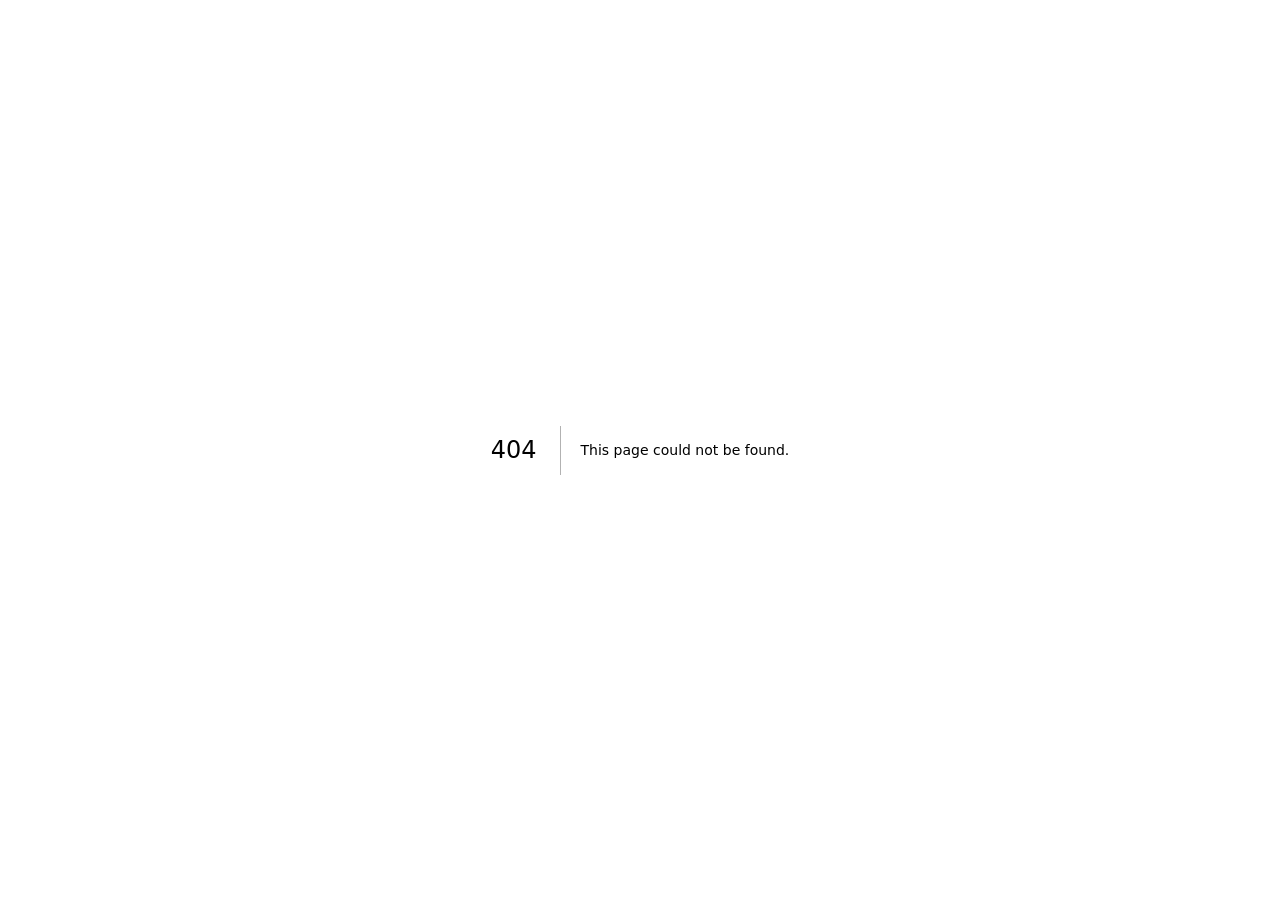
<file: demo/dashboard/404/index.html>
<!DOCTYPE html><html lang="en" class="source_sans_3_2140a76e-module__8rYsHG__variable h-full antialiased"><head><meta charSet="utf-8"/><meta name="viewport" content="width=device-width, initial-scale=1"/><link rel="stylesheet" href="/demo/dashboard/_next/static/chunks/0tyw6wv25a493.css" data-precedence="next"/><link rel="preload" as="script" fetchPriority="low" href="/demo/dashboard/_next/static/chunks/120gq8w9i9o8g.js"/><script src="/demo/dashboard/_next/static/chunks/054024d_cup1r.js" async=""></script><script src="/demo/dashboard/_next/static/chunks/0chwa38d3r7hi.js" async=""></script><script src="/demo/dashboard/_next/static/chunks/turbopack-016~f77i2z2po.js" async=""></script><script src="/demo/dashboard/_next/static/chunks/0o~269zocnb95.js" async=""></script><meta name="robots" content="noindex"/><meta name="next-size-adjust" content=""/><title>404: This page could not be found.</title><title>Operating Dashboard_Abi Menon</title><meta name="description" content="Operating dashboard"/><link rel="icon" href="/demo/dashboard/favicon.ico?favicon.0x3dzn~oxb6tn.ico" sizes="256x256" type="image/x-icon"/><script src="/demo/dashboard/_next/static/chunks/03~yq9q893hmn.js" noModule=""></script></head><body class="min-h-full flex flex-col"><div hidden=""><!--$--><!--/$--></div><div style="font-family:system-ui,&quot;Segoe UI&quot;,Roboto,Helvetica,Arial,sans-serif,&quot;Apple Color Emoji&quot;,&quot;Segoe UI Emoji&quot;;height:100vh;text-align:center;display:flex;flex-direction:column;align-items:center;justify-content:center"><div><style>body{color:#000;background:#fff;margin:0}.next-error-h1{border-right:1px solid rgba(0,0,0,.3)}@media (prefers-color-scheme:dark){body{color:#fff;background:#000}.next-error-h1{border-right:1px solid rgba(255,255,255,.3)}}</style><h1 class="next-error-h1" style="display:inline-block;margin:0 20px 0 0;padding:0 23px 0 0;font-size:24px;font-weight:500;vertical-align:top;line-height:49px">404</h1><div style="display:inline-block"><h2 style="font-size:14px;font-weight:400;line-height:49px;margin:0">This page could not be found.</h2></div></div></div><!--$--><!--/$--><script src="/demo/dashboard/_next/static/chunks/120gq8w9i9o8g.js" id="_R_" async=""></script><script>(self.__next_f=self.__next_f||[]).push([0])</script><script>self.__next_f.push([1,"1:\"$Sreact.fragment\"\n2:I[39756,[\"/demo/dashboard/_next/static/chunks/0o~269zocnb95.js\"],\"default\"]\n3:I[37457,[\"/demo/dashboard/_next/static/chunks/0o~269zocnb95.js\"],\"default\"]\n4:I[97367,[\"/demo/dashboard/_next/static/chunks/0o~269zocnb95.js\"],\"OutletBoundary\"]\n5:\"$Sreact.suspense\"\n8:I[97367,[\"/demo/dashboard/_next/static/chunks/0o~269zocnb95.js\"],\"ViewportBoundary\"]\na:I[97367,[\"/demo/dashboard/_next/static/chunks/0o~269zocnb95.js\"],\"MetadataBoundary\"]\nc:I[68027,[\"/demo/dashboard/_next/static/chunks/0o~269zocnb95.js\"],\"default\",1]\n:HL[\"/demo/dashboard/_next/static/chunks/0tyw6wv25a493.css\",\"style\"]\n"])</script><script>self.__next_f.push([1,"0:{\"P\":null,\"c\":[\"\",\"_not-found\",\"\"],\"q\":\"\",\"i\":false,\"f\":[[[\"\",{\"children\":[\"/_not-found\",{\"children\":[\"__PAGE__\",{}]}]},\"$undefined\",\"$undefined\",16],[[\"$\",\"$1\",\"c\",{\"children\":[[[\"$\",\"link\",\"0\",{\"rel\":\"stylesheet\",\"href\":\"/demo/dashboard/_next/static/chunks/0tyw6wv25a493.css\",\"precedence\":\"next\",\"crossOrigin\":\"$undefined\",\"nonce\":\"$undefined\"}],[\"$\",\"script\",\"script-0\",{\"src\":\"/demo/dashboard/_next/static/chunks/0o~269zocnb95.js\",\"async\":true,\"nonce\":\"$undefined\"}]],[\"$\",\"html\",null,{\"lang\":\"en\",\"className\":\"source_sans_3_2140a76e-module__8rYsHG__variable h-full antialiased\",\"children\":[\"$\",\"body\",null,{\"className\":\"min-h-full flex flex-col\",\"children\":[\"$\",\"$L2\",null,{\"parallelRouterKey\":\"children\",\"error\":\"$undefined\",\"errorStyles\":\"$undefined\",\"errorScripts\":\"$undefined\",\"template\":[\"$\",\"$L3\",null,{}],\"templateStyles\":\"$undefined\",\"templateScripts\":\"$undefined\",\"notFound\":[[[\"$\",\"title\",null,{\"children\":\"404: This page could not be found.\"}],[\"$\",\"div\",null,{\"style\":{\"fontFamily\":\"system-ui,\\\"Segoe UI\\\",Roboto,Helvetica,Arial,sans-serif,\\\"Apple Color Emoji\\\",\\\"Segoe UI Emoji\\\"\",\"height\":\"100vh\",\"textAlign\":\"center\",\"display\":\"flex\",\"flexDirection\":\"column\",\"alignItems\":\"center\",\"justifyContent\":\"center\"},\"children\":[\"$\",\"div\",null,{\"children\":[[\"$\",\"style\",null,{\"dangerouslySetInnerHTML\":{\"__html\":\"body{color:#000;background:#fff;margin:0}.next-error-h1{border-right:1px solid rgba(0,0,0,.3)}@media (prefers-color-scheme:dark){body{color:#fff;background:#000}.next-error-h1{border-right:1px solid rgba(255,255,255,.3)}}\"}}],[\"$\",\"h1\",null,{\"className\":\"next-error-h1\",\"style\":{\"display\":\"inline-block\",\"margin\":\"0 20px 0 0\",\"padding\":\"0 23px 0 0\",\"fontSize\":24,\"fontWeight\":500,\"verticalAlign\":\"top\",\"lineHeight\":\"49px\"},\"children\":404}],[\"$\",\"div\",null,{\"style\":{\"display\":\"inline-block\"},\"children\":[\"$\",\"h2\",null,{\"style\":{\"fontSize\":14,\"fontWeight\":400,\"lineHeight\":\"49px\",\"margin\":0},\"children\":\"This page could not be found.\"}]}]]}]}]],[]],\"forbidden\":\"$undefined\",\"unauthorized\":\"$undefined\"}]}]}]]}],{\"children\":[[\"$\",\"$1\",\"c\",{\"children\":[null,[\"$\",\"$L2\",null,{\"parallelRouterKey\":\"children\",\"error\":\"$undefined\",\"errorStyles\":\"$undefined\",\"errorScripts\":\"$undefined\",\"template\":[\"$\",\"$L3\",null,{}],\"templateStyles\":\"$undefined\",\"templateScripts\":\"$undefined\",\"notFound\":\"$undefined\",\"forbidden\":\"$undefined\",\"unauthorized\":\"$undefined\"}]]}],{\"children\":[[\"$\",\"$1\",\"c\",{\"children\":[[[\"$\",\"title\",null,{\"children\":\"404: This page could not be found.\"}],[\"$\",\"div\",null,{\"style\":\"$0:f:0:1:0:props:children:1:props:children:props:children:props:notFound:0:1:props:style\",\"children\":[\"$\",\"div\",null,{\"children\":[[\"$\",\"style\",null,{\"dangerouslySetInnerHTML\":{\"__html\":\"body{color:#000;background:#fff;margin:0}.next-error-h1{border-right:1px solid rgba(0,0,0,.3)}@media (prefers-color-scheme:dark){body{color:#fff;background:#000}.next-error-h1{border-right:1px solid rgba(255,255,255,.3)}}\"}}],[\"$\",\"h1\",null,{\"className\":\"next-error-h1\",\"style\":\"$0:f:0:1:0:props:children:1:props:children:props:children:props:notFound:0:1:props:children:props:children:1:props:style\",\"children\":404}],[\"$\",\"div\",null,{\"style\":\"$0:f:0:1:0:props:children:1:props:children:props:children:props:notFound:0:1:props:children:props:children:2:props:style\",\"children\":[\"$\",\"h2\",null,{\"style\":\"$0:f:0:1:0:props:children:1:props:children:props:children:props:notFound:0:1:props:children:props:children:2:props:children:props:style\",\"children\":\"This page could not be found.\"}]}]]}]}]],null,[\"$\",\"$L4\",null,{\"children\":[\"$\",\"$5\",null,{\"name\":\"Next.MetadataOutlet\",\"children\":\"$@6\"}]}]]}],{},null,false,null]},null,false,\"$@7\"]},null,false,null],[\"$\",\"$1\",\"h\",{\"children\":[[\"$\",\"meta\",null,{\"name\":\"robots\",\"content\":\"noindex\"}],[\"$\",\"$L8\",null,{\"children\":\"$L9\"}],[\"$\",\"div\",null,{\"hidden\":true,\"children\":[\"$\",\"$La\",null,{\"children\":[\"$\",\"$5\",null,{\"name\":\"Next.Metadata\",\"children\":\"$Lb\"}]}]}],[\"$\",\"meta\",null,{\"name\":\"next-size-adjust\",\"content\":\"\"}]]}],false]],\"m\":\"$undefined\",\"G\":[\"$c\",[[\"$\",\"link\",\"0\",{\"rel\":\"stylesheet\",\"href\":\"/demo/dashboard/_next/static/chunks/0tyw6wv25a493.css\",\"precedence\":\"next\",\"crossOrigin\":\"$undefined\",\"nonce\":\"$undefined\"}]]],\"S\":true,\"h\":null,\"s\":\"$undefined\",\"l\":\"$undefined\",\"p\":\"$undefined\",\"d\":\"$undefined\",\"b\":\"UcpkH7sekmzY0sDZTcldG\"}\n"])</script><script>self.__next_f.push([1,"d:[]\n7:\"$Wd\"\n"])</script><script>self.__next_f.push([1,"9:[[\"$\",\"meta\",\"0\",{\"charSet\":\"utf-8\"}],[\"$\",\"meta\",\"1\",{\"name\":\"viewport\",\"content\":\"width=device-width, initial-scale=1\"}]]\n"])</script><script>self.__next_f.push([1,"e:I[27201,[\"/demo/dashboard/_next/static/chunks/0o~269zocnb95.js\"],\"IconMark\"]\n6:null\nb:[[\"$\",\"title\",\"0\",{\"children\":\"Operating Dashboard_Abi Menon\"}],[\"$\",\"meta\",\"1\",{\"name\":\"description\",\"content\":\"Operating dashboard\"}],[\"$\",\"link\",\"2\",{\"rel\":\"icon\",\"href\":\"/demo/dashboard/favicon.ico?favicon.0x3dzn~oxb6tn.ico\",\"sizes\":\"256x256\",\"type\":\"image/x-icon\"}],[\"$\",\"$Le\",\"3\",{}]]\n"])</script></body></html>
</file>
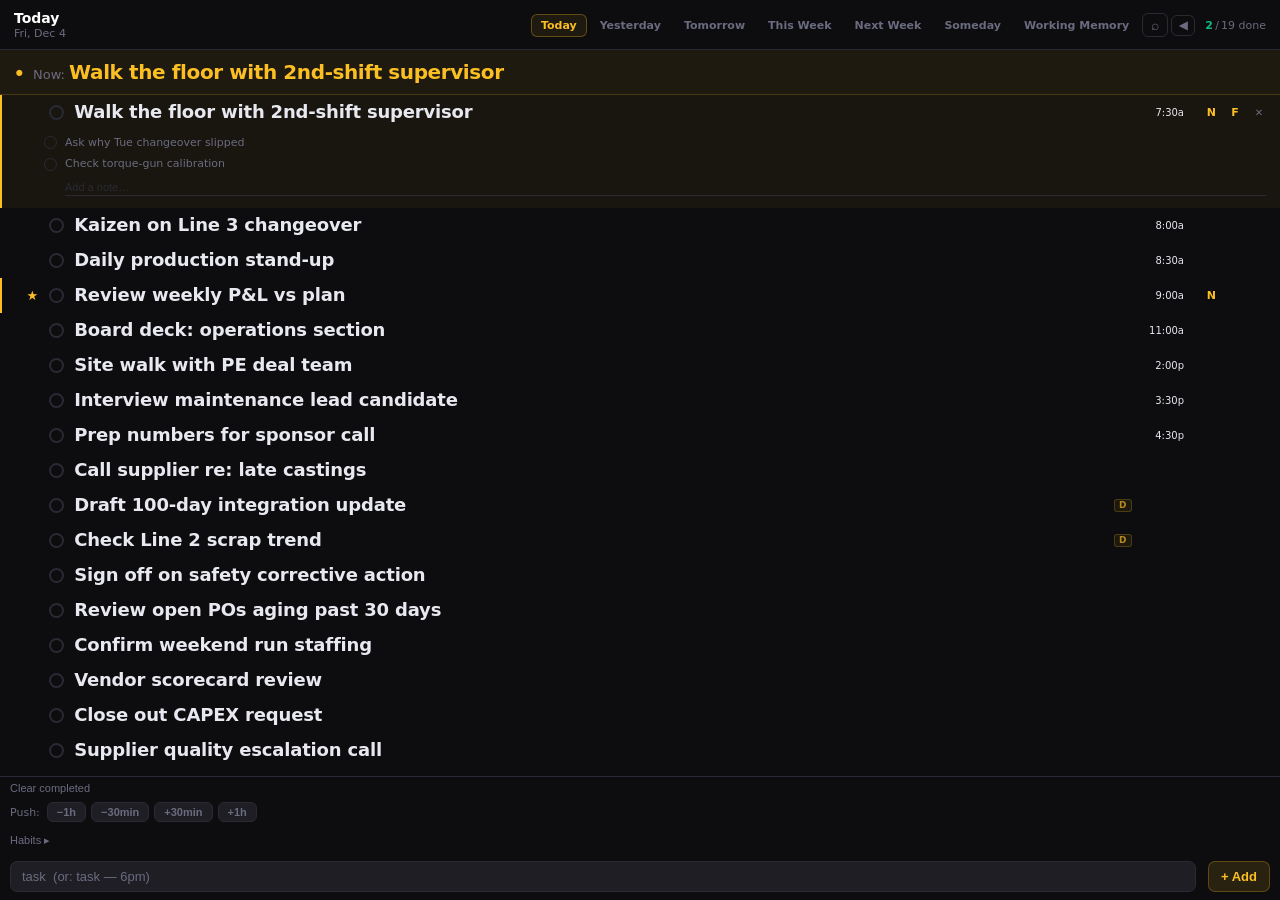
<file: demo/today-demo.html>
<!DOCTYPE html>
<html lang="en">
<head>
  <meta charset="UTF-8">
  <meta name="viewport" content="width=device-width, initial-scale=1.0">
  <title>Today</title>
  <style>
    *, *::before, *::after { box-sizing: border-box; margin: 0; padding: 0; }

    :root {
      --bg: #0d0d0f; --surface: #16161a; --surface2: #1e1e24;
      --border: #2a2a35; --text: #e8e8f0; --muted: #6b6b80;
      --amber: #fbbf24; --green: #10b981; --blue: #60a5fa;
      --purple: #a78bfa; --cyan: #22d3ee; --orange: #fb923c;
      --row-h: 48px; --task-font: 16px; --time-font: 11px; --check-size: 18px;
    }

    body {
      background: var(--bg); color: var(--text);
      font-family: -apple-system, BlinkMacSystemFont, 'Segoe UI', system-ui, sans-serif;
      height: 100vh; display: flex; flex-direction: column; overflow: hidden;
    }

    /* Header */
    .header {
      padding: 10px 14px 9px; border-bottom: 1px solid var(--border);
      display: flex; align-items: center; justify-content: space-between; flex-shrink: 0;
    }
    .header-title { font-size: 14px; font-weight: 700; color: #fff; }
    .header-date  { font-size: 11px; color: var(--muted); margin-top: 1px; }
    .header-stats { font-size: 11px; color: var(--muted); white-space: nowrap; }
    .header-stats .num { color: var(--green); font-weight: 600; }

    /* Tabs */
    .tabs { display: flex; gap: 3px; align-items: center; }
    .tab {
      font-size: 11px; font-weight: 600; padding: 4px 9px; border-radius: 6px;
      cursor: pointer; color: var(--muted); border: 1px solid transparent;
      transition: color 0.1s, background 0.1s; user-select: none;
    }
    .tab:hover { color: var(--text); background: var(--surface2); }
    .tab.today.active   { color: var(--amber);  border-color: rgba(251,191,36,0.3);  background: rgba(251,191,36,0.08); }
    .tab.yest.active    { color: var(--muted);  border-color: rgba(107,107,128,0.35); background: rgba(107,107,128,0.08); }
    .tab.tmrw.active    { color: var(--blue);   border-color: rgba(96,165,250,0.3);  background: rgba(96,165,250,0.08); }
    .tab.week.active     { color: var(--green);  border-color: rgba(16,185,129,0.3);  background: rgba(16,185,129,0.08);  }
    .tab.nweek.active    { color: var(--orange); border-color: rgba(251,146,60,0.3);  background: rgba(251,146,60,0.08);  }
    .tab.someday.active  { color: var(--purple); border-color: rgba(167,139,250,0.3); background: rgba(167,139,250,0.08); }
    .tab.mem.active     { color: var(--cyan);   border-color: rgba(34,211,238,0.3);  background: rgba(34,211,238,0.08); }
    .tab.drop-target {
      color: var(--green) !important; border-color: rgba(16,185,129,0.5) !important;
      background: rgba(16,185,129,0.12) !important;
      animation: tab-pulse 0.8s ease-in-out infinite alternate;
    }
    @keyframes tab-pulse { from { background: rgba(16,185,129,0.08); } to { background: rgba(16,185,129,0.22); } }

    .hist-btn {
      font-size: 11px; font-weight: 700; padding: 4px 7px; border-radius: 6px;
      cursor: pointer; color: var(--muted); background: none;
      border: 1px solid var(--border); transition: color 0.1s, background 0.1s; line-height: 1;
    }
    .hist-btn:hover { color: var(--text); background: var(--surface2); }
    .hist-btn.active { color: var(--muted); border-color: rgba(107,107,128,0.4); background: rgba(107,107,128,0.1); }

    /* Banners */
    .yest-banner {
      display: none; align-items: center; gap: 6px; padding: 5px 14px;
      background: rgba(107,107,128,0.08); border-bottom: 1px solid var(--border);
      font-size: 11px; color: var(--muted); flex-shrink: 0;
    }
    .yest-banner.visible { display: flex; }
    .now-banner {
      display: none; align-items: center; gap: 10px; padding: 10px 16px;
      background: rgba(251,191,36,0.07); border-bottom: 1px solid rgba(251,191,36,0.18);
      font-size: 13px; color: var(--muted); flex-shrink: 0;
    }
    .now-banner.visible { display: flex; }
    .now-dot { color: var(--amber); font-size: 8px; animation: pulse 2s infinite; }
    @keyframes pulse { 0%,100%{opacity:1;}50%{opacity:0.3;} }
    .now-label { color: var(--amber); font-weight: 700; font-size: 20px; letter-spacing: -0.02em; }

    /* Task list */
    .task-list { flex: 1; overflow-y: auto; overflow-x: hidden; }
    .task-list::-webkit-scrollbar { width: 8px; }
    .task-list::-webkit-scrollbar-track { background: transparent; }
    .task-list::-webkit-scrollbar-thumb { background: var(--border); border-radius: 4px; }
    .task-list.drop-zone { outline: 2px dashed rgba(16,185,129,0.35); outline-offset: -4px; }

    /* Done divider */
    .done-divider {
      display: flex; align-items: center; gap: 8px; height: 30px; padding: 0 14px;
      font-size: 10px; color: var(--muted); text-transform: uppercase; letter-spacing: 0.5px;
    }
    .done-divider::after { content:''; flex:1; height:1px; background: var(--border); }

    /* Task row */
    .task-row {
      display: flex; flex-direction: column; height: var(--row-h);
      overflow: hidden; border-left: 2px solid transparent;
      transition: background 0.1s, border-color 0.1s;
    }
    .task-row:hover   { background: var(--surface2); }
    .task-row.focused { background: rgba(251,191,36,0.05); border-left-color: var(--amber); }
    .task-row.done    { height: auto; }
    .task-row.notes-open { height: auto; }
    .task-row.dragging   { opacity: 0.25; }
    .task-row.selected   { background: rgba(251,191,36,0.07); border-left-color: var(--amber); }
    .task-row.drag-over-top    { border-top: 2px solid var(--amber); }
    .task-row.drag-over-bottom { border-bottom: 2px solid var(--amber); }
    .task-row.note-drop-target { background: rgba(96,165,250,0.1); outline: 1px solid rgba(96,165,250,0.5); border-radius: 6px; }

    /* Task main */
    .task-main {
      display: flex; align-items: center; gap: 10px;
      height: var(--row-h); flex-shrink: 0; padding: 0 10px 0 4px;
    }
    .task-row.done .task-main { height: auto; padding: 1px 10px 1px 4px; }

    /* Drag handle */
    .drag-handle {
      color: var(--border); cursor: grab; font-size: 13px;
      flex-shrink: 0; opacity: 0; transition: opacity 0.1s; line-height: 1;
    }
    .task-row:hover .drag-handle { opacity: 1; }
    .drag-handle:hover { color: var(--muted); }

    /* Priority star */
    .task-priority-star {
      color: var(--muted); cursor: pointer; font-size: 13px;
      flex-shrink: 0; opacity: 0; transition: opacity 0.1s, color 0.1s; line-height: 1;
      padding: 0 1px;
    }
    .task-row:hover .task-priority-star { opacity: 0.35; }
    .task-row.priority .task-priority-star { opacity: 1 !important; color: var(--amber); }
    .task-row.priority { border-left-color: var(--amber); }

    /* Checkbox */
    .task-check {
      width: var(--check-size); height: var(--check-size); min-width: var(--check-size);
      border: 2px solid var(--border); border-radius: 50%; flex-shrink: 0; cursor: pointer;
      display: flex; align-items: center; justify-content: center; transition: border-color 0.15s;
    }
    .task-check:hover { border-color: var(--green); }
    .task-row.done .task-check { border-color: var(--green); background: rgba(16,185,129,0.15); }
    .check-mark { color: var(--green); font-size: calc(var(--check-size)*0.55); display: none; line-height:1; }
    .task-row.done .check-mark { display: block; }

    /* Task body */
    .task-body { flex:1; display:flex; align-items:center; gap:12px; min-width:0; overflow:hidden; }
    .task-text {
      font-size: var(--task-font); font-weight: 600; color: var(--text);
      flex:1; white-space: nowrap; overflow: hidden; line-height: 1.15; letter-spacing: -0.01em;
    }
    .task-row.done .task-text { text-decoration: line-through; }
    .task-time {
      font-size: var(--time-font); color: var(--text); flex-shrink: 0;
      font-variant-numeric: tabular-nums; cursor: pointer;
      padding: 2px 6px; border-radius: 5px; transition: background 0.1s; white-space: nowrap;
    }
    .task-time:hover { background: var(--border); }
    .task-time-add {
      font-size: var(--time-font); color: var(--border); flex-shrink: 0;
      cursor: pointer; opacity: 0; padding: 2px 6px; border-radius: 5px;
      white-space: nowrap; transition: opacity 0.1s, color 0.1s;
    }
    .task-row:hover .task-time-add { opacity: 1; }
    .task-time-add:hover { color: var(--muted); }

    /* Inline edit */
    .task-text-input {
      flex:1; background: var(--surface2); border: 1px solid var(--amber); border-radius: 5px;
      padding: 3px 8px; color: var(--text); font-size: var(--task-font);
      font-weight: 600; outline: none; min-width: 0;
    }
    .task-time-input {
      width: calc(var(--time-font)*5.5); min-width: 52px;
      background: var(--surface2); border: 1px solid var(--amber); border-radius: 4px;
      padding: 2px 5px; color: var(--text); font-size: var(--time-font);
      outline: none; text-align: center; flex-shrink: 0;
    }

    /* Action buttons */
    .task-actions { display:flex; align-items:center; gap:2px; flex-shrink:0; }
    .action-btn {
      width: 22px; height: 22px; border-radius: 4px;
      display: flex; align-items: center; justify-content: center;
      cursor: pointer; font-size: 10px; color: var(--muted);
      transition: color 0.1s, background 0.1s; flex-shrink: 0;
      opacity: 0;
    }
    .task-row:hover .action-btn  { opacity: 1; }
    .task-row.focused .action-btn { opacity: 1; }
    .action-btn:hover { background: var(--border); }
    .action-btn.notes-btn { font-size: 11px; font-weight: 700; letter-spacing: -0.5px; }
    .action-btn.notes-btn.has-notes { opacity: 0.75; color: var(--amber); }
    .action-btn.notes-btn.has-notes:hover { opacity: 1; }
    .action-btn.notes-btn.has-notes { color: var(--amber); opacity: 1 !important; }
    .action-btn.notes-btn:hover { color: var(--amber); }
    .notes-star {
      color: var(--amber); font-size: calc(var(--task-font)*0.65);
      font-weight: 900; flex-shrink: 0; line-height: 1; align-self: flex-start; margin-top: 1px;
    }
    .action-btn.focus-btn { font-size: 11px; font-weight: 700; }
    .action-btn.focus-btn:hover { color: var(--amber); }
    .task-row.focused .action-btn.focus-btn { color: var(--amber); }
    .action-btn.del-btn:hover { color: #ef4444; }

    /* Notes */
    .task-notes-section { display: none; padding: 2px 14px 10px 42px; }
    .task-row.notes-open .task-notes-section { display: block; }
    .task-note-item { display:flex; align-items:center; gap:8px; padding:3px 0; }
    .note-check {
      width: 13px; height: 13px; min-width: 13px; border: 1.5px solid var(--border);
      border-radius: 50%; cursor: pointer; display:flex; align-items:center;
      justify-content:center; flex-shrink:0; transition: border-color 0.15s;
    }
    .note-check:hover { border-color: var(--green); }
    .note-check.done { border-color: var(--green); background: rgba(16,185,129,0.15); }
    .note-check-mark { color: var(--green); font-size: 8px; display:none; line-height:1; }
    .note-check.done .note-check-mark { display:block; }
    .note-text { flex:1; font-size: max(11px, calc(var(--task-font)*0.6)); color: var(--muted); line-height: 1.4; cursor: text; }
    .note-text.done { text-decoration: line-through; opacity: 0.5; cursor: default; }
    .note-text[contenteditable="true"] { outline: none; color: var(--text); }
    .note-del { color: var(--border); cursor: pointer; font-size: 9px; opacity: 0; transition: opacity 0.1s; padding: 2px 4px; flex-shrink: 0; }
    .task-note-item:hover .note-del { opacity: 1; }
    .note-del:hover { color: #ef4444; }
    .note-add-row { display:flex; align-items:center; gap:8px; padding:4px 0 2px; }
    .note-add-placeholder { width:13px; height:13px; flex-shrink:0; }
    .note-input {
      flex:1; background: transparent; border: none; border-bottom: 1px solid var(--border);
      color: var(--text); font-size: max(11px, calc(var(--task-font)*0.6));
      outline: none; padding: 2px 0; transition: border-color 0.15s;
    }
    .note-input::placeholder { color: var(--border); }
    .note-input:focus { border-bottom-color: var(--amber); }

    /* Footer */
    .footer { border-top: 1px solid var(--border); flex-shrink: 0; }
    .add-row { display:flex; gap:6px; padding:8px 10px; }
    .add-input {
      flex:1; background: var(--surface2); border: 1px solid var(--border);
      border-radius: 7px; padding: 7px 11px; color: var(--text);
      font-size: 13px; outline: none; transition: border-color 0.15s; min-width: 0;
    }
    .add-input::placeholder { color: var(--muted); }
    .add-input:focus { border-color: var(--amber); }
    .add-btn {
      background: rgba(251,191,36,0.12); color: var(--amber);
      border: 1px solid rgba(251,191,36,0.25); border-radius: 7px;
      padding: 7px 12px; font-size: 13px; font-weight: 600;
      cursor: pointer; transition: background 0.1s; white-space: nowrap; flex-shrink: 0;
    }
    .add-btn:hover { background: rgba(251,191,36,0.22); }
    .clear-row { padding: 0 10px 6px; display: none; }
    .clear-row.visible { display: block; }
    .clear-btn { background: none; border: none; color: var(--muted); font-size: 11px; cursor: pointer; padding: 2px 0; }
    .clear-btn:hover { color: #ef4444; }
    .push-row { display: none; align-items: center; gap: 5px; padding: 0 10px 7px; }
    .push-row.visible { display: flex; }
    .push-label { font-size: 11px; color: var(--muted); margin-right: 2px; }
    .push-btn {
      font-size: 11px; font-weight: 600; padding: 3px 9px;
      background: var(--surface2); border: 1px solid var(--border);
      border-radius: 6px; color: var(--muted); cursor: pointer;
    }
    .push-btn:hover { color: var(--text); border-color: var(--muted); }

    /* Habits */
    .habit-toggle-row { padding: 0 10px 4px; }
    .habit-toggle-btn { background: none; border: none; color: var(--muted); font-size: 11px; cursor: pointer; padding: 2px 0; }
    .habit-toggle-btn:hover { color: var(--text); }
    .habit-strip { display: none; padding: 0 10px 8px; }
    .habit-strip.visible { display: block; }
    .habit-row { display: flex; align-items: center; gap: 5px; padding: 3px 0; flex-wrap: wrap; }
    .habit-row-label { font-size: 10px; color: var(--muted); min-width: 52px; flex-shrink: 0; text-align: right; padding-right: 4px; }
    .habit-pill { font-size: 11px; font-weight: 600; padding: 2px 8px; background: var(--surface2); border: 1px solid var(--border); border-radius: 5px; color: var(--muted); cursor: pointer; }
    .habit-pill:hover { color: var(--text); border-color: var(--muted); }
    .habit-pill.added { opacity: 0.3; cursor: default; }
    .habit-count-btn { font-size: 12px; background: var(--surface2); border: 1px solid var(--border); border-radius: 4px; color: var(--muted); cursor: pointer; padding: 1px 6px; line-height: 1.4; }
    .habit-count-btn:hover { color: var(--text); }
    .habit-count-val { font-size: 11px; font-weight: 700; color: var(--text); min-width: 18px; text-align: center; }
    .habit-add-btn { font-size: 11px; font-weight: 600; padding: 2px 9px; background: var(--surface2); border: 1px solid var(--border); border-radius: 5px; color: var(--muted); cursor: pointer; margin-left: 2px; }
    .habit-add-btn:hover { color: var(--text); border-color: var(--muted); }

    .empty { padding: 32px 16px; text-align: center; color: var(--muted); font-size: 13px; }

    /* Someday categories */
    .someday-cat-header {
      padding: 14px 14px 4px; font-size: 10px; font-weight: 700;
      letter-spacing: 0.8px; text-transform: uppercase; color: var(--muted);
      display: flex; align-items: center; gap: 8px;
    }
    .someday-cat-header:first-child { padding-top: 8px; }
    .someday-cat-header::after { content:''; flex:1; height:1px; background: var(--border); }
    .someday-row { --row-h: 34px; --task-font: 13px; --time-font: 10px; --check-size: 14px; }
    .cat-preview {
      font-size: 11px; color: var(--purple); white-space: nowrap;
      flex-shrink: 0; align-self: center; opacity: 0.85;
    }
    .dup-badge {
      font-size: 9px; font-weight: 700; color: var(--amber);
      opacity: 0.7; flex-shrink: 0; cursor: default; line-height: 1;
      background: rgba(251,191,36,0.1); border: 1px solid rgba(251,191,36,0.3);
      border-radius: 3px; padding: 1px 4px; letter-spacing: 0.03em;
    }

    /* Search */
    .search-btn {
      background: none; border: 1px solid var(--border); border-radius: 6px;
      color: var(--muted); cursor: pointer; padding: 4px 8px; font-size: 14px;
      transition: color 0.1s, background 0.1s; line-height: 1; flex-shrink: 0;
    }
    .search-btn:hover { color: var(--text); background: var(--surface2); }
    .search-btn.active { color: var(--amber); border-color: rgba(251,191,36,0.3); background: rgba(251,191,36,0.08); }
    .search-bar {
      display: none; align-items: center; gap: 8px; padding: 8px 14px;
      border-bottom: 1px solid var(--border); flex-shrink: 0;
    }
    .search-bar.visible { display: flex; }
    .search-bar-input {
      flex: 1; background: var(--surface2); border: 1px solid var(--border);
      border-radius: 7px; padding: 6px 11px; color: var(--text);
      font-size: 13px; outline: none; transition: border-color 0.15s;
    }
    .search-bar-input:focus { border-color: var(--amber); }
    .search-bar-input::placeholder { color: var(--muted); }
    .search-close-btn {
      background: none; border: none; color: var(--muted); cursor: pointer;
      font-size: 12px; padding: 4px 7px; border-radius: 4px; transition: color 0.1s;
    }
    .search-close-btn:hover { color: var(--text); }
    .search-result-row {
      display: flex; align-items: center; gap: 10px; height: 46px;
      padding: 0 12px 0 4px; border-left: 2px solid transparent;
      transition: background 0.1s; cursor: pointer; flex-shrink: 0;
    }
    .search-result-row:hover { background: var(--surface2); border-left-color: var(--amber); }
    .search-result-row.dragging { opacity: 0.25; }
    .result-text {
      flex: 1; font-size: 14px; font-weight: 600; color: var(--text);
      white-space: nowrap; overflow: hidden; text-overflow: ellipsis;
    }
    .result-text mark { background: rgba(251,191,36,0.25); color: var(--amber); border-radius: 2px; padding: 0 1px; font-style: normal; }
    .result-note-snippet {
      font-size: 11px; color: var(--muted); white-space: nowrap;
      overflow: hidden; text-overflow: ellipsis; flex-shrink: 0; max-width: 160px;
    }
    .result-tab-badge {
      font-size: 9px; font-weight: 700; padding: 2px 5px; border-radius: 4px;
      flex-shrink: 0; white-space: nowrap; border: 1px solid; opacity: 0.9;
    }
    .search-empty { padding: 32px 16px; text-align: center; color: var(--muted); font-size: 13px; }

    /* Working Memory */
    .wmem-area {
      display: none; flex: 1; overflow-y: auto; overflow-x: hidden;
      padding: 16px 18px; outline: none;
      font-size: 14px; line-height: 1.65; color: var(--text);
    }
    .wmem-area:empty::before {
      content: 'Working memory — dump anything here.\A\AThoughts, screenshots, links, rough notes. This carries forward every day.';
      white-space: pre; color: var(--muted); pointer-events: none; display: block;
    }
    .wmem-area img {
      max-width: 100%; border-radius: 6px; margin: 6px 0;
      display: block; border: 1px solid var(--border);
      cursor: pointer;
    }
    .img-resize-overlay {
      position: fixed; pointer-events: none;
      border: 2px solid var(--blue); border-radius: 4px; z-index: 999;
    }
    .img-resize-handle {
      position: absolute; right: -6px; bottom: -6px;
      width: 13px; height: 13px; background: var(--blue);
      border-radius: 3px; cursor: se-resize; pointer-events: all;
    }
    .wmem-area::-webkit-scrollbar { width: 8px; }
    .wmem-area::-webkit-scrollbar-track { background: transparent; }
    .wmem-area::-webkit-scrollbar-thumb { background: var(--border); border-radius: 4px; }

    /* Working Memory search bar */
    .wmem-search-bar {
      display: none; align-items: center; gap: 6px;
      padding: 7px 14px 6px; border-bottom: 1px solid var(--border);
      flex-shrink: 0; background: var(--surface);
    }
    .wmem-search-bar.visible { display: flex; }
    .wmem-search-input {
      flex: 1; background: var(--surface2); border: 1px solid var(--border);
      border-radius: 6px; color: var(--text); font-size: 12px;
      padding: 5px 10px; outline: none;
    }
    .wmem-search-input:focus { border-color: var(--amber); }
    .wmem-search-input::placeholder { color: var(--muted); }
    .wmem-search-count { font-size: 11px; color: var(--muted); white-space: nowrap; min-width: 38px; text-align: right; }
    .wmem-search-nav {
      background: var(--surface2); border: 1px solid var(--border);
      color: var(--muted); border-radius: 5px; cursor: pointer;
      font-size: 12px; padding: 3px 7px;
    }
    .wmem-search-nav:hover { color: var(--text); }
    .wmem-search-close-btn {
      background: none; border: none; color: var(--muted);
      cursor: pointer; font-size: 13px; padding: 2px 4px;
    }
    .wmem-search-close-btn:hover { color: var(--text); }
    .wmem-hl { background: rgba(251,191,36,0.3); border-radius: 2px; }
    .wmem-hl.current { background: rgba(251,191,36,0.65); }

    /* Working Memory page tabs */
    .wmem-tabs-bar {
      display: none; align-items: center; gap: 4px;
      padding: 6px 14px 5px; border-bottom: 1px solid var(--border);
      overflow-x: auto; flex-shrink: 0; background: var(--surface);
    }
    .wmem-tabs-bar.visible { display: flex; }
    .wmem-tabs-bar::-webkit-scrollbar { height: 0; }
    .wmem-page-tab {
      display: flex; align-items: center; gap: 5px; flex-shrink: 0;
      background: var(--surface2); border: 1px solid var(--border);
      border-radius: 7px; padding: 4px 10px; cursor: pointer;
      user-select: none;
    }
    .wmem-page-tab:hover:not(.active) { border-color: var(--muted); }
    .wmem-page-tab.active {
      background: rgba(251,191,36,0.12); border-color: rgba(251,191,36,0.4);
    }
    .wmem-page-tab.active .wmem-page-title { color: var(--text); }
    .wmem-page-title { font-size: 11px; font-weight: 600; color: var(--muted); }
    .wmem-page-tab.active .wmem-page-title { color: var(--text); }
    .wmem-page-date { font-size: 10px; color: var(--muted); opacity: 0.7; }
    .wmem-new-btn {
      flex-shrink: 0; background: none; border: 1px dashed var(--border);
      border-radius: 7px; color: var(--muted); cursor: pointer;
      font-size: 11px; padding: 4px 10px;
    }
    .wmem-new-btn:hover { color: var(--text); border-color: var(--muted); }
    .wmem-archive-btn {
      flex-shrink: 0; background: none; border: 1px solid var(--border);
      border-radius: 7px; color: var(--muted); cursor: pointer;
      font-size: 11px; padding: 4px 10px;
    }
    .wmem-archive-btn:hover, .wmem-archive-btn.active { color: var(--text); }
    .wmem-archive-btn.drop-target {
      border-color: var(--amber); color: var(--amber);
      background: rgba(251,191,36,0.08);
    }
    .wmem-archive-row {
      display: flex; align-items: center; gap: 12px;
      padding: 9px 0; border-bottom: 1px solid var(--border);
    }
    .wmem-archive-row-info { flex: 1; }
    .wmem-archive-row-title { font-size: 13px; font-weight: 600; color: var(--text); }
    .wmem-archive-row-date { font-size: 11px; color: var(--muted); margin-top: 2px; }
    .wmem-restore-btn {
      background: var(--surface2); border: 1px solid var(--border);
      color: var(--muted); border-radius: 5px; cursor: pointer;
      font-size: 11px; padding: 3px 9px;
    }
    .wmem-restore-btn:hover { color: var(--text); }
    .wmem-del-btn {
      background: none; border: none; color: var(--muted);
      cursor: pointer; font-size: 13px; padding: 2px 5px; opacity: 0.6;
    }
    .wmem-del-btn:hover { opacity: 1; color: #f87171; }
  </style>
</head>
<body>

<div class="header">
  <div>
    <div class="header-title" id="header-title">Today</div>
    <div class="header-date" id="date-str"></div>
  </div>
  <div style="display:flex;align-items:center;gap:10px;">
    <div class="tabs">
      <div class="tab today active" id="tab-today"   onclick="switchTab('today')">Today</div>
      <div class="tab yest"         id="tab-yest"    onclick="switchTab('yesterday')">Yesterday</div>
      <div class="tab tmrw"         id="tab-tmrw"    onclick="switchTab('tomorrow')">Tomorrow</div>
      <div class="tab week"         id="tab-week"    onclick="switchTab('week')">This Week</div>
      <div class="tab nweek"        id="tab-nweek"   onclick="switchTab('nextweek')">Next Week</div>
      <div class="tab someday"      id="tab-someday" onclick="switchTab('someday')">Someday</div>
      <div class="tab mem"          id="tab-mem"     onclick="switchTab('memory')">Working Memory</div>
      <button class="search-btn" id="search-btn" title="Search (Ctrl+K)">⌕</button>
      <input type="date" id="hist-date-input" style="position:absolute;opacity:0;pointer-events:none;width:0;height:0;" />
      <button class="hist-btn" id="hist-btn" title="View a past date">◀</button>
    </div>
    <div class="header-stats" id="header-stats">
      <span class="num" id="done-count">0</span>&thinsp;/&thinsp;<span id="total-count">0</span> done
    </div>
  </div>
</div>

<div class="search-bar" id="search-bar">
  <input class="search-bar-input" id="search-input" placeholder="Search all lists…" autocomplete="off" spellcheck="false" />
  <button class="search-close-btn" id="search-close-btn">✕</button>
</div>

<div class="yest-banner" id="yest-banner">
  Viewing <span id="yest-date-str" style="color:var(--text);margin:0 3px;"></span> — read only · drag to move tasks here
</div>

<div class="now-banner" id="now-banner">
  <span class="now-dot">●</span>
  <span>Now:&nbsp;<span class="now-label" id="now-task-name"></span></span>
</div>

<div class="task-list" id="task-list"></div>
<div class="wmem-tabs-bar" id="wmem-tabs-bar"></div>
<div class="wmem-search-bar" id="wmem-search-bar">
  <input class="wmem-search-input" id="wmem-search-input" placeholder="Search working memory…" autocomplete="off" spellcheck="false" />
  <span class="wmem-search-count" id="wmem-search-count"></span>
  <button class="wmem-search-nav" id="wmem-search-prev" title="Previous (Shift+Enter)">↑</button>
  <button class="wmem-search-nav" id="wmem-search-next" title="Next (Enter)">↓</button>
  <button class="wmem-search-close-btn" id="wmem-search-close">✕</button>
</div>
<div class="wmem-area" id="wmem-area" contenteditable="true" spellcheck="false"></div>

<div class="footer" id="footer">
  <div class="clear-row" id="clear-row">
    <button class="clear-btn" id="clear-btn">Clear completed</button>
  </div>
  <div class="push-row" id="push-row">
    <span class="push-label">Push:</span>
    <button class="push-btn" onclick="pushTimes(-1)">−1h</button>
    <button class="push-btn" onclick="pushTimes(-0.5)">−30min</button>
    <button class="push-btn" onclick="pushTimes(0.5)">+30min</button>
    <button class="push-btn" onclick="pushTimes(1)">+1h</button>
  </div>
  <div class="habit-toggle-row">
    <button class="habit-toggle-btn" id="habit-toggle-btn" onclick="toggleHabits()">Habits ▸</button>
  </div>
  <div class="habit-strip" id="habit-strip"></div>
  <div class="add-row">
    <input class="add-input" id="add-input" placeholder="task  (or: task — 6pm)" autocomplete="off" />
    <span class="cat-preview" id="cat-preview"></span>
    <button class="add-btn" id="add-btn">+ Add</button>
  </div>
</div>

<style>
/* Demo-only: keep the Today tool readable on phones (original tool has no media queries) */
@media (max-width: 480px) {
  .header { flex-wrap: wrap; gap: 6px; row-gap: 8px; }
  .tabs { flex-wrap: wrap; }
  .header-stats { white-space: normal; }
}
</style>
<script>
/* DEMO SANDBOX — in-memory storage seeded with SAMPLE tasks across every tab.
   Intercepts all localStorage so the real owner's data is never read or shown,
   and any edits a viewer makes stay only in their browser tab. */
(function () {
  function dateOffset(days) { var d = new Date(); d.setDate(d.getDate() + days); return d.toISOString().slice(0, 10); }
  var today = dateOffset(0), yest = dateOffset(-1);

  var todayTasks = [
    { id:'a1', text:'Walk the floor with 2nd-shift supervisor', time:'7:30a', done:false, focus:true,  priority:false, notes:[{id:'n1', text:'Ask why Tue changeover slipped'}, {id:'n2', text:'Check torque-gun calibration'}], expanded:true },
    { id:'a2', text:'Daily production stand-up', time:'8:30a', done:false, focus:false, priority:false, notes:[], expanded:false },
    { id:'a3', text:'Review weekly P&L vs plan', time:'9:00a', done:false, focus:false, priority:true, notes:[{id:'n3', text:'OT running 12% over plan'}], expanded:false },
    { id:'a4', text:'Call supplier re: late castings', time:'', done:false, focus:false, priority:false, notes:[], expanded:false },
    { id:'a5', text:'1:1 with plant controller', time:'1:00p', done:true,  focus:false, priority:false, notes:[], expanded:false },
    { id:'a6', text:'Approve PO for line tooling', time:'', done:true, focus:false, priority:false, notes:[], expanded:false },
    { id:'a7', text:'Draft 100-day integration update', time:'', done:false, focus:false, priority:false, notes:[], expanded:false },
    { id:'a8', text:'Interview maintenance lead candidate', time:'3:30p', done:false, focus:false, priority:false, notes:[], expanded:false },
    { id:'a9', text:'Check Line 2 scrap trend', time:'', done:false, focus:false, priority:false, notes:[], expanded:false },
    { id:'a10', text:'Sign off on safety corrective action', time:'', done:false, focus:false, priority:false, notes:[], expanded:false },
    { id:'a11', text:'Prep numbers for sponsor call', time:'4:30p', done:false, focus:false, priority:false, notes:[], expanded:false },
    { id:'a12', text:'Review open POs aging past 30 days', time:'', done:false, focus:false, priority:false, notes:[], expanded:false },
    { id:'a13', text:'Confirm weekend run staffing', time:'', done:false, focus:false, priority:false, notes:[], expanded:false }
  ];
  var tmrwTasks = [
    { id:'b1', text:'Kaizen on Line 3 changeover', time:'8:00a', done:false, focus:false, priority:false, notes:[], expanded:false },
    { id:'b2', text:'Vendor scorecard review', time:'', done:false, focus:false, priority:false, notes:[], expanded:false },
    { id:'b3', text:'Board deck: operations section', time:'11:00a', done:false, focus:false, priority:false, notes:[], expanded:false },
    { id:'b4', text:'Site walk with PE deal team', time:'2:00p', done:false, focus:false, priority:false, notes:[], expanded:false },
    { id:'b5', text:'Close out CAPEX request', time:'', done:false, focus:false, priority:false, notes:[], expanded:false }
  ];
  var weekTasks = [
    { id:'w1', text:'Lock Q3 production schedule', time:'', done:false, focus:false, priority:true, notes:[], expanded:false },
    { id:'w2', text:'Finalize 100-day integration plan', time:'', done:false, focus:false, priority:false, notes:[], expanded:false },
    { id:'w3', text:'Walk all three lines end-to-end', time:'', done:false, focus:false, priority:false, notes:[], expanded:false },
    { id:'w4', text:'Sponsor update: scrap + OT trend', time:'', done:false, focus:false, priority:false, notes:[], expanded:false }
  ];
  var nweekTasks = [
    { id:'nw1', text:'Stand up weekly KPI scorecard', time:'', done:false, focus:false, priority:false, notes:[], expanded:false },
    { id:'nw2', text:'Negotiate inbound freight contract', time:'', done:false, focus:false, priority:false, notes:[], expanded:false },
    { id:'nw3', text:'Houston plant site visit', time:'', done:false, focus:false, priority:false, notes:[], expanded:false }
  ];
  var yestTasks = [
    { id:'c1', text:'Month-end inventory count', time:'', done:true, focus:false, priority:false, notes:[], expanded:false },
    { id:'c2', text:'Fix scheduling bottleneck on Line 2', time:'', done:true, focus:false, priority:false, notes:[], expanded:false },
    { id:'c3', text:'Quality escape root-cause', time:'', done:true, focus:false, priority:false, notes:[{id:'n4', text:'Bad lot traced to supplier change'}], expanded:false },
    { id:'c4', text:'Union grievance meeting', time:'10:00a', done:true, focus:false, priority:false, notes:[], expanded:false },
    { id:'c5', text:'Hire 2 temps off the floor', time:'', done:true, focus:false, priority:false, notes:[], expanded:false },
    { id:'c6', text:'Supplier quality escalation call', time:'4:00p', done:false, focus:false, priority:false, notes:[], expanded:false }
  ];
  var somedayTasks = [
    { id:'d1', text:'Stand up MRP cycle-count discipline', time:'', done:false, focus:false, priority:false, notes:[], expanded:false },
    { id:'d2', text:'Cross-train 2nd shift on changeovers', time:'', done:false, focus:false, priority:false, notes:[], expanded:false },
    { id:'d3', text:'Renegotiate inbound freight contract', time:'', done:false, focus:false, priority:false, notes:[], expanded:false },
    { id:'d4', text:'Replace paper travelers with tablets', time:'', done:false, focus:false, priority:false, notes:[], expanded:false },
    { id:'d5', text:'Visit Houston plant', time:'', done:false, focus:false, priority:false, notes:[], expanded:false },
    { id:'d6', text:'Evaluate cobot for packaging cell', time:'', done:false, focus:false, priority:false, notes:[], expanded:false },
    { id:'d7', text:'Quarterly supplier business reviews', time:'', done:false, focus:false, priority:false, notes:[], expanded:false }
  ];

  var store = {};
  store['today-v1-' + today] = JSON.stringify(todayTasks);
  store['today-v1-' + yest] = JSON.stringify(yestTasks);
  store['tmrw-v1'] = JSON.stringify(tmrwTasks);
  store['week-v1'] = JSON.stringify(weekTasks);
  store['nweek-v1'] = JSON.stringify(nweekTasks);
  store['someday-v1'] = JSON.stringify(somedayTasks);
  store['wmem-v1'] = 'Constraint this week: Line 3 changeover time.<br>Owner: M. Ruiz &nbsp;|&nbsp; Target: 18 &rarr; 8 min.<br>Watch: OT trending +12% vs plan.';

  var shim = {
    getItem: function (k) { return Object.prototype.hasOwnProperty.call(store, k) ? store[k] : null; },
    setItem: function (k, v) { store[k] = String(v); },
    removeItem: function (k) { delete store[k]; },
    clear: function () { store = {}; },
    key: function (i) { return Object.keys(store)[i] || null; },
    get length() { return Object.keys(store).length; }
  };
  try {
    Object.defineProperty(window, 'localStorage', { configurable: true, get: function () { return shim; } });
  } catch (e) {
    try { window.localStorage = shim; } catch (e2) {}
  }
})();
</script>
<script>
// ── Keys ───────────────────────────────────────────────────────
function localDateStr(d = new Date()) {
  return d.getFullYear() + '-'
    + String(d.getMonth() + 1).padStart(2, '0') + '-'
    + String(d.getDate()).padStart(2, '0');
}
const TODAY_DATE  = localDateStr();
const TODAY_KEY   = 'today-v1-' + TODAY_DATE;
const YEST_KEY    = 'today-v1-' + (() => { const d = new Date(); d.setDate(d.getDate()-1); return localDateStr(d); })();
const TMRW_KEY        = 'tmrw-v1';
const TMRW_ROLLED_KEY = 'tmrw-rolled-v1';
const YEST_ROLLED_KEY = 'yest-rolled-v1';
const WEEK_KEY    = 'week-v1';
const NWEEK_KEY   = 'nweek-v1';
const SOMEDAY_KEY = 'someday-v1';
const WMEM_KEY       = 'wmem-v1';
const WMEM_PAGES_KEY = 'wmem-pages-v1';

// ── State ──────────────────────────────────────────────────────
let viewMode = 'today';
let histDate = null;
let tasks    = loadKey(TODAY_KEY);

// ── Storage ────────────────────────────────────────────────────
function loadKey(key) {
  try { return JSON.parse(localStorage.getItem(key) || '[]').map(t => ({ notes:[], expanded:false, priority:false, ...t })); }
  catch { return []; }
}
function saveKey(key, arr) { localStorage.setItem(key, JSON.stringify(arr)); }
function save() { saveKey(TODAY_KEY, tasks); }

function tabKey(tab) {
  if (tab === 'today')     return TODAY_KEY;
  if (tab === 'yesterday') return YEST_KEY;
  if (tab === 'tomorrow')  return TMRW_KEY;
  if (tab === 'week')      return WEEK_KEY;
  if (tab === 'nextweek')  return NWEEK_KEY;
  if (tab === 'someday')   return SOMEDAY_KEY;
  if (tab === 'history')   return histDate ? 'today-v1-' + histDate : null;
  return null;
}

function currentKey() { return tabKey(viewMode); }

// ── Generic mutations ──────────────────────────────────────────
function getArr(key) { return key === TODAY_KEY ? tasks : loadKey(key); }
function putArr(key, arr) { if (key === TODAY_KEY) { tasks = arr; save(); } else saveKey(key, arr); }

function toggleDoneIn(id, key) {
  const arr = getArr(key);
  const t = arr.find(t => t.id === id);
  if (!t) return;
  t.done = !t.done;
  if (t.done) { t.focus = false; t.expanded = false; t.completedAt = Date.now(); }
  else { delete t.completedAt; }
  putArr(key, arr); reRender();
}
function toggleFocusIn(id, key) {
  const arr = getArr(key);
  const already = arr.find(t => t.id === id)?.focus;
  arr.forEach(t => { t.focus = false; });
  if (!already) { const t = arr.find(t => t.id === id); if (t && !t.done) t.focus = true; }
  putArr(key, arr); reRender();
}
function togglePriorityIn(id, key) {
  const arr = getArr(key);
  const t = arr.find(t => t.id === id);
  if (t && !t.done) t.priority = !t.priority;
  putArr(key, arr); reRender();
}
function toggleExpandedIn(id, key) {
  const arr = getArr(key);
  const t = arr.find(t => t.id === id);
  if (!t) return;
  t.expanded = !t.expanded;
  putArr(key, arr); reRender();
}
function deleteTaskFrom(id, key) {
  putArr(key, getArr(key).filter(t => t.id !== id)); reRender();
}
let _uidCounter = 0;
function uid() {
  // Guaranteed-unique id even when called many times in the same millisecond
  return Date.now().toString(36) + '-' + (_uidCounter++).toString(36) + '-' + Math.random().toString(36).slice(2, 6);
}
function updateTaskIn(id, text, time, key) {
  const arr = getArr(key);
  const t = arr.find(t => t.id === id);
  if (t) { t.text = text; t.time = time; t.timeMins = parseTime(time); }
  putArr(key, arr);
}
function addNoteIn(taskId, text, key) {
  if (!text.trim()) return;
  const arr = getArr(key);
  const t = arr.find(t => t.id === taskId);
  if (!t) return;
  t.notes.push({ id: uid(), text: text.trim() });
  t.expanded = true;
  putArr(key, arr); reRender();
}
function deleteNoteIn(taskId, noteId, key) {
  const arr = getArr(key);
  const t = arr.find(t => t.id === taskId);
  if (t) t.notes = t.notes.filter(n => n.id !== noteId);
  putArr(key, arr); reRender();
}
function editNoteIn(taskId, noteId, key, el) {
  const orig = el.textContent;
  el.contentEditable = 'true';
  el.focus();
  const range = document.createRange();
  range.selectNodeContents(el);
  range.collapse(false);
  window.getSelection().removeAllRanges();
  window.getSelection().addRange(range);
  const commit = () => {
    el.contentEditable = 'false';
    const val = el.textContent.trim();
    if (!val) { deleteNoteIn(taskId, noteId, key); return; }
    if (val === orig) return;
    const arr = getArr(key);
    const t = arr.find(t => t.id === taskId);
    const n = t?.notes.find(n => n.id === noteId);
    if (n) { n.text = val; putArr(key, arr); reRender(); }
  };
  el.addEventListener('blur', commit, { once: true });
  el.addEventListener('keydown', e => {
    if (e.key === 'Enter') { e.preventDefault(); el.blur(); }
    if (e.key === 'Escape') { el.textContent = orig; el.blur(); }
  }, { once: true });
}
function toggleNoteIn(taskId, noteId, key) {
  const arr = getArr(key);
  const t = arr.find(t => t.id === taskId);
  if (!t) return;
  const n = t.notes.find(n => n.id === noteId);
  if (!n) return;
  n.done = !n.done;
  // If all notes are now checked, mark the parent task done too
  if (t.notes.length > 0 && t.notes.every(n => n.done)) {
    t.done = true;
    t.focus = false;
    t.expanded = false;
    t.completedAt = Date.now();
  }
  putArr(key, arr);
  if (key === TODAY_KEY) tasks = arr;
  reRender();
}
function addTaskTo(raw, key) {
  if (!raw.trim()) return;
  const { text, time } = parseInput(raw);
  const arr = getArr(key);
  const task = { id: uid(), text, time, timeMins: parseTime(time), done:false, focus:false, priority:false, notes:[], expanded:false };
  if (key === SOMEDAY_KEY) task.category = detectCategory(text);
  arr.push(task);
  putArr(key, arr); reRender();
}
function clearDoneIn(key) {
  putArr(key, getArr(key).filter(t => !t.done)); reRender();
}

// ── Parse ──────────────────────────────────────────────────────
function parseInput(raw) {
  const s = raw.trim();
  const m = s.match(/^(.+?)\s*[-–—]\s*(\S.*?)$/);
  if (m && (/\d/.test(m[2]) || /^noon/i.test(m[2]))) return { text: m[1].trim(), time: m[2].trim() };
  return { text: s, time: '' };
}
function parseTime(str) {
  if (!str) return Infinity;
  const s = str.trim().toLowerCase();
  // "noon", "noon30", "noon45", "noon:30" etc.
  const noonMatch = s.match(/^noon:?\s*(\d{1,2})?$/);
  if (noonMatch) return 12 * 60 + (noonMatch[1] ? parseInt(noonMatch[1]) : 0);
  const ampm = s.match(/(am|pm)$/);
  const isPM = ampm ? ampm[1] === 'pm' : null;
  const p = s.match(/^(\d{1,2})(?::(\d{2}))?/);
  if (!p) return Infinity;
  let h = parseInt(p[1]);
  const min = p[2] ? parseInt(p[2]) : 0;
  if (isPM !== null) {
    if (isPM && h !== 12) h += 12;
    if (!isPM && h === 12) h = 0;
  } else {
    // No AM/PM specified — pick the next upcoming occurrence relative to now
    const nowMins = new Date().getHours() * 60 + new Date().getMinutes();
    const asMins  = h * 60 + min;         // as-is (e.g. h=7 → 7:00)
    const asPM    = (h % 12 + 12) * 60 + min; // PM version (e.g. 7 → 19:00)
    const asAM    = (h % 12) * 60 + min;       // AM version (e.g. 7 → 7:00)
    if (h === 0 || h === 12) {
      // 12 → noon, 0 → midnight — unambiguous
    } else if (h >= 1 && h <= 11) {
      // AM is always sooner than PM — use AM if it's still upcoming, else PM
      if (asAM >= nowMins) { /* AM is next, keep h */ }
      else if (asPM >= nowMins) h = h + 12;  // AM passed, PM still upcoming
      else h = h + 12;                        // both past, default PM
    }
    // h >= 13 is already unambiguous 24h
  }
  return h * 60 + min;
}

// ── Tab switching ──────────────────────────────────────────────
const TAB_MAP = { today:'tab-today', yesterday:'tab-yest', tomorrow:'tab-tmrw', week:'tab-week', nextweek:'tab-nweek', someday:'tab-someday', memory:'tab-mem' };
const TAB_TITLES = { today:'Today', yesterday:'Yesterday', tomorrow:'Tomorrow', week:'This Week', nextweek:'Next Week', someday:'Someday', memory:'Working Memory', history:'History' };
const ADD_PLACEHOLDERS = { today:'task  (or: task — 6pm)', tomorrow:'add to tomorrow…', week:'add to this week…', nextweek:'add to next week…', someday:'add to someday…' };

function switchTab(tab, dateStr) {
  const prevMode = viewMode;
  if (prevMode === 'memory' && tab !== 'memory') closeWmemSearch();
  viewMode = (tab === 'history') ? 'history' : tab;
  if (tab === 'history' && dateStr) histDate = dateStr;

  Object.entries(TAB_MAP).forEach(([t, id]) => {
    const el = document.getElementById(id);
    el.classList.remove('active');
    if (t === tab || (tab === 'history' && t === 'yesterday')) el.classList.add('active');
  });
  document.getElementById('hist-btn').classList.toggle('active', tab === 'history');

  const isReadonly = tab === 'yesterday' || tab === 'history';
  const isMemory   = tab === 'memory';

  document.getElementById('yest-banner').classList.toggle('visible', isReadonly);
  document.getElementById('now-banner').style.display  = tab === 'today' ? '' : 'none';
  document.getElementById('footer').style.display      = (isReadonly || isMemory) ? 'none' : '';
  document.getElementById('header-stats').style.visibility = isMemory ? 'hidden' : '';
  document.getElementById('header-title').textContent  = TAB_TITLES[tab] || 'Today';
  document.title = 'Checklist — ' + (TAB_TITLES[tab] || 'Today');
  document.getElementById('task-list').style.display      = isMemory ? 'none' : '';
  document.getElementById('wmem-tabs-bar').classList.toggle('visible', isMemory);
  document.getElementById('wmem-area').style.display      = isMemory ? 'block' : 'none';
  if (ADD_PLACEHOLDERS[tab]) document.getElementById('add-input').placeholder = ADD_PLACEHOLDERS[tab];

  if (isReadonly) {
    const key = tab === 'history' ? ('today-v1-' + histDate) : YEST_KEY;
    const d   = tab === 'history'
      ? new Date(histDate + 'T12:00:00')
      : (() => { const x = new Date(); x.setDate(x.getDate()-1); return x; })();
    document.getElementById('yest-date-str').textContent =
      d.toLocaleDateString('en-US', { weekday:'short', month:'short', day:'numeric' });
    renderView(loadKey(key), tab === 'history' ? 'history' : 'yesterday');
  } else if (tab === 'today') {
    tasks = loadKey(TODAY_KEY); render();
  } else if (tab === 'tomorrow') {
    renderList(TMRW_KEY, 'tomorrow');
  } else if (tab === 'week') {
    renderList(WEEK_KEY, 'week');
  } else if (tab === 'nextweek') {
    renderList(NWEEK_KEY, 'nextweek');
  } else if (tab === 'someday') {
    renderSomeday();
  } else if (tab === 'memory') {
    _deselImg(); clearSelection();
    loadWmem();
    document.getElementById('wmem-search-bar').classList.remove('visible');
    setTimeout(() => document.getElementById('wmem-area').focus(), 50);
  } else {
    if (prevMode === 'memory') {
      clearTimeout(wmemTimer);
      _saveCurrentPageContent();
    }
    _deselImg(); clearSelection();
  }
}

function reRender() {
  if (searchOpen) { renderSearchResults(runSearch(document.getElementById('search-input').value)); return; }
  if (viewMode === 'today')     render();
  else if (viewMode === 'tomorrow')  renderList(TMRW_KEY, 'tomorrow');
  else if (viewMode === 'week')      renderList(WEEK_KEY, 'week');
  else if (viewMode === 'nextweek')  renderList(NWEEK_KEY, 'nextweek');
  else if (viewMode === 'someday')   renderSomeday();
  else if (viewMode === 'yesterday') renderView(loadKey(YEST_KEY), 'yesterday');
  else if (viewMode === 'history' && histDate) renderView(loadKey('today-v1-'+histDate), 'history');
}

// ── Working Memory ─────────────────────────────────────────────
const wmemEl = document.getElementById('wmem-area');
let wmemTimer;
let wmemPages = [];
let wmemActivePageId = null;
let _wmemPageDrag = null;
let _wmemArchiveOpen = false;

function _escHtml(s) {
  return s.replace(/&/g,'&amp;').replace(/</g,'&lt;').replace(/>/g,'&gt;').replace(/"/g,'&quot;');
}

function _loadPagesData() {
  const raw = localStorage.getItem(WMEM_PAGES_KEY);
  if (raw) return JSON.parse(raw);
  // First run: migrate legacy wmem-v1 content into first page
  const legacy = localStorage.getItem(WMEM_KEY) || '';
  const pages = [{ id: uid(), title: 'Notes', createdAt: new Date().toISOString(), content: legacy, archived: false }];
  localStorage.setItem(WMEM_PAGES_KEY, JSON.stringify(pages));
  return pages;
}

function _savePagesData() {
  localStorage.setItem(WMEM_PAGES_KEY, JSON.stringify(wmemPages));
}

function _saveCurrentPageContent() {
  if (!wmemActivePageId || _wmemArchiveOpen) return;
  const page = wmemPages.find(p => p.id === wmemActivePageId);
  if (page) page.content = _wmemSearchSaved !== null ? _wmemSearchSaved : wmemEl.innerHTML;
  _savePagesData();
}

function loadWmem() {
  wmemPages = _loadPagesData();
  _wmemArchiveOpen = false;
  const available = wmemPages.filter(p => !p.archived);
  if (!wmemActivePageId || !available.find(p => p.id === wmemActivePageId)) {
    wmemActivePageId = available.length ? available[0].id : null;
  }
  const page = wmemPages.find(p => p.id === wmemActivePageId);
  wmemEl.innerHTML = page ? page.content : '';
  wmemEl.querySelectorAll('img').forEach(makeResizable);
  wmemEl.setAttribute('contenteditable', 'true');
  renderWmemTabs();
}

function saveWmem() {
  clearTimeout(wmemTimer);
  wmemTimer = setTimeout(() => {
    _saveCurrentPageContent();
  }, 600);
}

function renderWmemTabs() {
  const bar = document.getElementById('wmem-tabs-bar');
  bar.innerHTML = '';
  const active = wmemPages.filter(p => !p.archived);

  active.forEach(page => {
    const pill = document.createElement('div');
    pill.className = 'wmem-page-tab' + (!_wmemArchiveOpen && page.id === wmemActivePageId ? ' active' : '');
    pill.dataset.id = page.id;
    pill.draggable = true;
    const d = new Date(page.createdAt).toLocaleDateString('en-US', { month:'short', day:'numeric' });
    pill.innerHTML = `<span class="wmem-page-title">${_escHtml(page.title)}</span><span class="wmem-page-date">${d}</span>`;

    pill.addEventListener('click', () => {
      if (_wmemArchiveOpen || page.id !== wmemActivePageId) _switchToPage(page.id);
    });
    pill.addEventListener('dblclick', e => {
      e.stopPropagation();
      _editPageTitle(pill.querySelector('.wmem-page-title'), page);
    });
    pill.addEventListener('dragstart', e => {
      _wmemPageDrag = page.id;
      e.dataTransfer.effectAllowed = 'move';
      setTimeout(() => pill.style.opacity = '0.45', 0);
    });
    pill.addEventListener('dragend', () => {
      _wmemPageDrag = null;
      pill.style.opacity = '';
      const ab = document.getElementById('wmem-archive-drop');
      if (ab) ab.classList.remove('drop-target');
    });
    bar.appendChild(pill);
  });

  const newBtn = document.createElement('button');
  newBtn.className = 'wmem-new-btn';
  newBtn.textContent = '+ New';
  newBtn.addEventListener('click', _newWmemPage);
  bar.appendChild(newBtn);

  const spacer = document.createElement('div');
  spacer.style.flex = '1';
  bar.appendChild(spacer);

  const archCount = wmemPages.filter(p => p.archived).length;
  const archBtn = document.createElement('button');
  archBtn.id = 'wmem-archive-drop';
  archBtn.className = 'wmem-archive-btn' + (_wmemArchiveOpen ? ' active' : '');
  archBtn.textContent = 'Archive' + (archCount ? ` (${archCount})` : '');
  archBtn.addEventListener('click', () => _wmemArchiveOpen ? _closeArchiveView() : _openArchiveView());
  archBtn.addEventListener('dragover', e => { if (_wmemPageDrag) { e.preventDefault(); archBtn.classList.add('drop-target'); } });
  archBtn.addEventListener('dragleave', () => archBtn.classList.remove('drop-target'));
  archBtn.addEventListener('drop', e => { e.preventDefault(); archBtn.classList.remove('drop-target'); if (_wmemPageDrag) _archivePage(_wmemPageDrag); });
  bar.appendChild(archBtn);
}

function _switchToPage(id) {
  _saveCurrentPageContent();
  closeWmemSearch();
  _wmemArchiveOpen = false;
  wmemActivePageId = id;
  const page = wmemPages.find(p => p.id === id);
  wmemEl.innerHTML = page ? page.content : '';
  wmemEl.querySelectorAll('img').forEach(makeResizable);
  wmemEl.setAttribute('contenteditable', 'true');
  renderWmemTabs();
  setTimeout(() => wmemEl.focus(), 30);
}

function _newWmemPage() {
  _saveCurrentPageContent();
  const page = { id: uid(), title: 'New page', createdAt: new Date().toISOString(), content: '', archived: false };
  wmemPages.push(page);
  _savePagesData();
  _switchToPage(page.id);
  setTimeout(() => {
    const titleEl = document.querySelector(`.wmem-page-tab[data-id="${page.id}"] .wmem-page-title`);
    if (titleEl) _editPageTitle(titleEl, page);
  }, 60);
}

function _archivePage(id) {
  const page = wmemPages.find(p => p.id === id);
  if (!page) return;
  if (id === wmemActivePageId) _saveCurrentPageContent();
  page.archived = true;
  _savePagesData();
  if (id === wmemActivePageId) {
    const next = wmemPages.find(p => !p.archived);
    if (next) { _switchToPage(next.id); } else { _newWmemPage(); }
    return;
  }
  renderWmemTabs();
}

function _openArchiveView() {
  _saveCurrentPageContent();
  closeWmemSearch();
  _wmemArchiveOpen = true;
  wmemEl.setAttribute('contenteditable', 'false');
  _renderArchiveContent();
  renderWmemTabs();
}

function _closeArchiveView() {
  _wmemArchiveOpen = false;
  wmemEl.setAttribute('contenteditable', 'true');
  const page = wmemPages.find(p => p.id === wmemActivePageId);
  wmemEl.innerHTML = page ? page.content : '';
  wmemEl.querySelectorAll('img').forEach(makeResizable);
  renderWmemTabs();
}

function _renderArchiveContent() {
  wmemEl.innerHTML = '';
  const archived = wmemPages.filter(p => p.archived);
  if (!archived.length) {
    const empty = document.createElement('p');
    empty.style.cssText = 'color:var(--muted);padding:16px 0;font-size:13px;';
    empty.textContent = 'Archive is empty.';
    wmemEl.appendChild(empty);
    return;
  }
  archived.forEach(page => {
    const row = document.createElement('div');
    row.className = 'wmem-archive-row';
    const d = new Date(page.createdAt).toLocaleDateString('en-US', { month:'short', day:'numeric', year:'numeric' });
    const info = document.createElement('div');
    info.className = 'wmem-archive-row-info';
    info.innerHTML = `<div class="wmem-archive-row-title">${_escHtml(page.title)}</div><div class="wmem-archive-row-date">Created ${d}</div>`;
    const restoreBtn = document.createElement('button');
    restoreBtn.className = 'wmem-restore-btn';
    restoreBtn.textContent = 'Restore';
    restoreBtn.addEventListener('click', () => { page.archived = false; _savePagesData(); _switchToPage(page.id); });
    const delBtn = document.createElement('button');
    delBtn.className = 'wmem-del-btn';
    delBtn.title = 'Delete permanently';
    delBtn.textContent = '✕';
    delBtn.addEventListener('click', () => {
      if (!confirm(`Delete "${page.title}" permanently?`)) return;
      wmemPages = wmemPages.filter(p => p.id !== page.id);
      _savePagesData();
      _renderArchiveContent();
      renderWmemTabs();
    });
    row.appendChild(info);
    row.appendChild(restoreBtn);
    row.appendChild(delBtn);
    wmemEl.appendChild(row);
  });
}

function _editPageTitle(el, page) {
  const orig = page.title;
  el.contentEditable = 'true';
  el.focus();
  const range = document.createRange();
  range.selectNodeContents(el);
  const sel = window.getSelection();
  sel.removeAllRanges();
  sel.addRange(range);
  const commit = () => {
    el.contentEditable = 'false';
    const val = el.textContent.trim() || orig;
    el.textContent = val;
    page.title = val;
    _savePagesData();
  };
  el.addEventListener('blur', commit, { once: true });
  el.addEventListener('keydown', e => {
    if (e.key === 'Enter') { e.preventDefault(); el.blur(); }
    if (e.key === 'Escape') { el.textContent = orig; el.blur(); }
  }, { once: true });
}

wmemEl.addEventListener('input', saveWmem);

wmemEl.addEventListener('paste', e => {
  const items = [...(e.clipboardData?.items || [])];
  const imgItem = items.find(i => i.type.startsWith('image/'));
  if (!imgItem) return;
  e.preventDefault();
  const reader = new FileReader();
  reader.onload = ev => {
    const img = document.createElement('img');
    img.src = ev.target.result;
    const sel = window.getSelection();
    if (sel?.rangeCount) {
      const r = sel.getRangeAt(0); r.deleteContents(); r.insertNode(img); r.collapse(false);
    } else { wmemEl.appendChild(img); }
    makeResizable(img);
    saveWmem();
  };
  reader.readAsDataURL(imgItem.getAsFile());
});

// ── Working Memory search ──────────────────────────────────────
let _wmemSearchSaved = null;
let _wmemMatches = [];
let _wmemMatchIdx = 0;

function openWmemSearch() {
  wmemEl.setAttribute('contenteditable', 'false');
  document.getElementById('wmem-search-bar').classList.add('visible');
  const inp = document.getElementById('wmem-search-input');
  inp.value = '';
  document.getElementById('wmem-search-count').textContent = '';
  _wmemSearchSaved = null;
  _wmemMatches = [];
  _wmemMatchIdx = 0;
  inp.focus();
}

function closeWmemSearch() {
  document.getElementById('wmem-search-bar').classList.remove('visible');
  wmemEl.setAttribute('contenteditable', 'true');
  if (_wmemSearchSaved !== null) {
    wmemEl.innerHTML = _wmemSearchSaved;
    wmemEl.querySelectorAll('img').forEach(makeResizable);
    _wmemSearchSaved = null;
  }
  _wmemMatches = [];
  _wmemMatchIdx = 0;
  document.getElementById('wmem-search-count').textContent = '';
  document.getElementById('wmem-search-input').value = '';
}

function _wmemHighlight(q) {
  if (_wmemSearchSaved !== null) {
    wmemEl.innerHTML = _wmemSearchSaved;
    wmemEl.querySelectorAll('img').forEach(makeResizable);
  } else {
    _wmemSearchSaved = wmemEl.innerHTML;
  }
  _wmemMatches = [];
  _wmemMatchIdx = 0;

  const countEl = document.getElementById('wmem-search-count');
  if (!q.trim()) { countEl.textContent = ''; return; }

  const re = new RegExp(q.replace(/[.*+?^${}()|[\]\\]/g, '\\$&'), 'gi');
  const walker = document.createTreeWalker(wmemEl, NodeFilter.SHOW_TEXT, null);
  const textNodes = [];
  let n;
  while ((n = walker.nextNode())) textNodes.push(n);

  textNodes.forEach(tn => {
    const text = tn.nodeValue;
    let parts = [], last = 0;
    re.lastIndex = 0;
    let m;
    while ((m = re.exec(text)) !== null) {
      if (m.index > last) parts.push(document.createTextNode(text.slice(last, m.index)));
      const mark = document.createElement('mark');
      mark.className = 'wmem-hl';
      mark.textContent = m[0];
      parts.push(mark);
      _wmemMatches.push(mark);
      last = m.index + m[0].length;
    }
    if (parts.length) {
      if (last < text.length) parts.push(document.createTextNode(text.slice(last)));
      const frag = document.createDocumentFragment();
      parts.forEach(p => frag.appendChild(p));
      tn.parentNode.replaceChild(frag, tn);
    }
  });

  if (_wmemMatches.length) {
    _wmemMatches[0].classList.add('current');
    _wmemMatches[0].scrollIntoView({ block: 'nearest' });
    countEl.textContent = `1/${_wmemMatches.length}`;
  } else {
    countEl.textContent = 'no results';
  }
}

function _wmemNav(dir) {
  if (!_wmemMatches.length) return;
  _wmemMatches[_wmemMatchIdx].classList.remove('current');
  _wmemMatchIdx = (_wmemMatchIdx + dir + _wmemMatches.length) % _wmemMatches.length;
  _wmemMatches[_wmemMatchIdx].classList.add('current');
  _wmemMatches[_wmemMatchIdx].scrollIntoView({ block: 'nearest' });
  document.getElementById('wmem-search-count').textContent = `${_wmemMatchIdx + 1}/${_wmemMatches.length}`;
}

document.getElementById('wmem-search-input').addEventListener('input', e => _wmemHighlight(e.target.value));
document.getElementById('wmem-search-input').addEventListener('keydown', e => {
  if (e.key === 'Enter') { e.preventDefault(); _wmemNav(e.shiftKey ? -1 : 1); }
  if (e.key === 'Escape') closeWmemSearch();
});
document.getElementById('wmem-search-prev').addEventListener('click', () => _wmemNav(-1));
document.getElementById('wmem-search-next').addEventListener('click', () => _wmemNav(1));
document.getElementById('wmem-search-close').addEventListener('click', closeWmemSearch);

// ── Image resize in working memory ────────────────────────────
let _selImg = null, _selOverlay = null;

function _posOverlay() {
  if (!_selImg || !_selOverlay) return;
  const r = _selImg.getBoundingClientRect();
  Object.assign(_selOverlay.style, { left:r.left+'px', top:r.top+'px', width:r.width+'px', height:r.height+'px' });
}

function _deselImg() {
  if (_selOverlay) { _selOverlay.remove(); _selOverlay = null; }
  _selImg = null;
}

function makeResizable(img) {
  img.addEventListener('click', e => {
    e.stopPropagation();
    if (_selImg === img) { _deselImg(); return; }
    _deselImg();
    _selImg = img;
    const ov = document.createElement('div');
    ov.className = 'img-resize-overlay';
    const h = document.createElement('div');
    h.className = 'img-resize-handle';
    ov.appendChild(h);
    document.body.appendChild(ov);
    _selOverlay = ov;
    _posOverlay();

    h.addEventListener('mousedown', e => {
      e.preventDefault(); e.stopPropagation();
      const sx = e.clientX, sw = img.offsetWidth;
      const onMove = e => {
        img.style.width  = Math.max(60, sw + e.clientX - sx) + 'px';
        img.style.height = 'auto';
        _posOverlay();
      };
      const onUp = () => {
        document.removeEventListener('mousemove', onMove);
        document.removeEventListener('mouseup', onUp);
        saveWmem();
      };
      document.addEventListener('mousemove', onMove);
      document.addEventListener('mouseup', onUp);
    });
  });
}

document.addEventListener('click', e => {
  if (_selOverlay && !_selOverlay.contains(e.target) && e.target !== _selImg) _deselImg();
});
wmemEl.addEventListener('scroll', _posOverlay);

wmemEl.addEventListener('dragover', e => { if ([...e.dataTransfer.types].includes('Files')) e.preventDefault(); });
wmemEl.addEventListener('drop', e => {
  const imgs = [...(e.dataTransfer?.files || [])].filter(f => f.type.startsWith('image/'));
  if (!imgs.length) return;
  e.preventDefault();
  imgs.forEach(file => {
    const reader = new FileReader();
    reader.onload = ev => {
      const img = document.createElement('img'); img.src = ev.target.result;
      wmemEl.appendChild(img); makeResizable(img); saveWmem();
    };
    reader.readAsDataURL(file);
  });
});

// ── Canvas text measurement ────────────────────────────────────
function canvasWidth(text, font) {
  const c = canvasWidth._c || (canvasWidth._c = document.createElement('canvas'));
  const ctx = c.getContext('2d'); ctx.font = font;
  return ctx.measureText(text).width * 1.06;
}

// ── Font scaling ───────────────────────────────────────────────
function fitText(displayTasks) {
  const list = document.getElementById('task-list');
  const rows = list.querySelectorAll('.task-row:not(.done)');
  if (!rows.length) return;
  const hasDivider = !!list.querySelector('.done-divider');
  const doneRows   = list.querySelectorAll('.task-row.done').length;
  const availH     = list.clientHeight - (hasDivider ? 30 : 0) - doneRows * 28;
  const rowH       = Math.max(28, availH / rows.length);
  const fontFromH  = Math.max(11, Math.floor(rowH * 0.52));
  const OVERHEAD   = 140;
  const availW     = Math.max(60, list.clientWidth - OVERHEAD);
  const ff         = '-apple-system, BlinkMacSystemFont, "Segoe UI", system-ui, sans-serif';
  const arr        = displayTasks || tasks;
  function allFitWidth(size) {
    const mf = `600 ${size}px ${ff}`, tf = `400 ${Math.floor(size*0.60)}px ${ff}`;
    return arr.every(t => canvasWidth(t.text, mf) + (t.time ? canvasWidth(t.time, tf) + 20 : 0) <= availW);
  }
  let lo = 11, hi = 128;
  while (lo < hi - 1) { const mid = Math.floor((lo+hi)/2); if (allFitWidth(mid)) lo=mid; else hi=mid; }
  const font = Math.min(fontFromH, lo);
  const r = document.documentElement;
  r.style.setProperty('--row-h',      rowH + 'px');
  r.style.setProperty('--task-font',  font + 'px');
  r.style.setProperty('--time-font',  Math.max(9, Math.floor(font*0.60)) + 'px');
  r.style.setProperty('--check-size', Math.max(15, Math.min(Math.floor(font*0.55), 36)) + 'px');
}

// ── Auto-categorize (Someday) ──────────────────────────────────
const CATS = [
  { name: 'Work',     kw: ['work','project','meeting','client','email','report','job','career','office','deadline','proposal','presentation','hire','interview'] },
  { name: 'Health',   kw: ['gym','workout','exercise','run','yoga','diet','sleep','doctor','dentist','health','fitness','walk','meditat','physio','therapy','medication'] },
  { name: 'Learning', kw: ['learn','course','read','book','study','research','practice','skill','class','tutorial','podcast','certificate','train','watch'] },
  { name: 'Finance',  kw: ['tax','money','bank','invest','budget','bill','pay','insurance','expense','income','saving','loan','credit','accountant'] },
  { name: 'Home',     kw: ['fix','clean','repair','buy','groceries','apartment','house','room','organiz','declutter','laundry','kitchen','furniture','move'] },
  { name: 'Social',   kw: ['call','visit','dinner','friend','family','party','lunch','coffee','catch up','message','text','reach out','birthday','wedding','gift'] },
  { name: 'Travel',   kw: ['trip','flight','hotel','pack','passport','visa','travel','vacation','airbnb','itinerary','drive','road'] },
  { name: 'Creative', kw: ['write','draw','design','create','build','make','art','music','photo','video','record','blog','website'] },
  { name: 'Admin',    kw: ['renew','register','apply','form','document','sign','submit','license','permit','notif','paperwork'] },
];

function detectCategory(text) {
  const lower = text.toLowerCase();
  for (const c of CATS) { if (c.kw.some(kw => lower.includes(kw))) return c.name; }
  return 'Other';
}

// ── Duplicate detection ────────────────────────────────────────
let _dupTexts = new Set();

function _norm(s) { return s.toLowerCase().replace(/[^a-z0-9 ]/g, '').trim(); }

function similarText(a, b) {
  const na = _norm(a), nb = _norm(b);
  if (!na || !nb) return false;
  if (na === nb) return true;
  if (na.includes(nb) || nb.includes(na)) return true;
  const stop = new Set(['a','an','the','to','and','or','in','on','at','for','of','with','by','is','it','do','get','my','me','up']);
  const wa = na.split(' ').filter(w => w.length > 2 && !stop.has(w));
  const wb = new Set(nb.split(' ').filter(w => w.length > 2 && !stop.has(w)));
  return wa.filter(w => wb.has(w)).length >= 2;
}

function buildDupIndex() {
  const allItems = [];
  [TODAY_KEY, YEST_KEY, TMRW_KEY, WEEK_KEY, NWEEK_KEY, SOMEDAY_KEY].forEach(key => {
    loadKey(key).filter(t => !t.done).forEach(t => allItems.push({ text: t.text, key }));
  });
  _dupTexts = new Set();
  allItems.forEach(({ text, key }) => {
    if (allItems.some(other => other.key !== key && similarText(text, other.text)))
      _dupTexts.add(text);
  });
}

// ── Search ─────────────────────────────────────────────────────
let searchOpen = false;
let _searchPrevMode = 'today';

const SEARCH_TABS = [
  { key: () => TODAY_KEY,   tab: 'today',     label: 'Today',     color:'#fbbf24', border:'rgba(251,191,36,0.35)',  bg:'rgba(251,191,36,0.1)'  },
  { key: () => YEST_KEY,    tab: 'yesterday', label: 'Yesterday', color:'#6b6b80', border:'rgba(107,107,128,0.35)', bg:'rgba(107,107,128,0.1)' },
  { key: () => TMRW_KEY,    tab: 'tomorrow',  label: 'Tomorrow',  color:'#60a5fa', border:'rgba(96,165,250,0.35)',  bg:'rgba(96,165,250,0.1)'  },
  { key: () => WEEK_KEY,    tab: 'week',      label: 'This Week', color:'#10b981', border:'rgba(16,185,129,0.35)',  bg:'rgba(16,185,129,0.1)'  },
  { key: () => NWEEK_KEY,   tab: 'nextweek',  label: 'Next Week', color:'#fb923c', border:'rgba(251,146,60,0.35)',  bg:'rgba(251,146,60,0.1)'  },
  { key: () => SOMEDAY_KEY, tab: 'someday',   label: 'Someday',   color:'#a78bfa', border:'rgba(167,139,250,0.35)', bg:'rgba(167,139,250,0.1)' },
];

function openSearch() {
  _searchPrevMode = viewMode;
  searchOpen = true;
  document.getElementById('search-btn').classList.add('active');
  document.getElementById('search-bar').classList.add('visible');
  document.getElementById('task-list').style.display = '';
  document.getElementById('wmem-area').style.display = 'none';
  document.getElementById('footer').style.display = 'none';
  document.getElementById('yest-banner').classList.remove('visible');
  document.getElementById('now-banner').style.display = 'none';
  renderSearchResults([]);
  setTimeout(() => document.getElementById('search-input').focus(), 0);
}

function closeSearch() {
  searchOpen = false;
  document.getElementById('search-btn').classList.remove('active');
  document.getElementById('search-bar').classList.remove('visible');
  document.getElementById('search-input').value = '';
  if (_searchPrevMode === 'history') switchTab('history', histDate);
  else switchTab(_searchPrevMode);
}

function runSearch(query) {
  const q = query.trim().toLowerCase();
  if (!q) return [];
  const results = [];
  SEARCH_TABS.forEach(({ key, tab, label, color, border, bg }) => {
    loadKey(key()).forEach(task => {
      const textMatch  = task.text.toLowerCase().includes(q);
      const notesMatch = (task.notes || []).some(n => n.text.toLowerCase().includes(q));
      if (textMatch || notesMatch)
        results.push({ task, key: key(), tab, label, color, border, bg, textMatch, notesMatch });
    });
  });
  return results;
}

function _hlMatch(text, q) {
  if (!q) return esc(text);
  const idx = text.toLowerCase().indexOf(q);
  if (idx === -1) return esc(text);
  return esc(text.slice(0, idx)) + '<mark>' + esc(text.slice(idx, idx + q.length)) + '</mark>' + esc(text.slice(idx + q.length));
}

function renderSearchResults(results) {
  const list = document.getElementById('task-list');
  list.innerHTML = '';
  const q = (document.getElementById('search-input').value || '').trim().toLowerCase();
  if (!q) { list.innerHTML = '<div class="search-empty">Type to search across all lists</div>'; return; }
  if (!results.length) { list.innerHTML = '<div class="search-empty">No results for "' + esc(q) + '"</div>'; return; }

  results.forEach(({ task, key, tab, label, color, border, bg, textMatch, notesMatch }) => {
    const row = document.createElement('div');
    row.className = 'search-result-row';
    row.dataset.id = task.id;
    const matchNote = (!textMatch && notesMatch)
      ? (task.notes || []).find(n => n.text.toLowerCase().includes(q)) : null;
    row.innerHTML = `
      <div class="drag-handle">⠿</div>
      <div class="result-text">${_hlMatch(task.text, q)}${task.done ? ' <span style="opacity:0.4;font-weight:400;font-size:11px;">(done)</span>' : ''}</div>
      ${matchNote ? `<div class="result-note-snippet">· ${_hlMatch(matchNote.text, q)}</div>` : ''}
      <span class="result-tab-badge" style="color:${color};border-color:${border};background:${bg}">${label}</span>
    `;
    row.addEventListener('click', e => {
      if (e.target.closest('.drag-handle')) return;
      closeSearch();
      if (tab === 'yesterday') switchTab('yesterday');
      else switchTab(tab);
    });
    const handle = row.querySelector('.drag-handle');
    let handleDown = false;
    handle.addEventListener('mousedown', () => { handleDown = true; });
    document.addEventListener('mouseup', () => { handleDown = false; }, { once: true });
    row.setAttribute('draggable', 'true');
    row.addEventListener('dragstart', e => {
      if (!handleDown) { e.preventDefault(); return; }
      crossDrag = { tasks: [task], fromTab: tab, fromKey: key };
      handle.style.cursor = 'grabbing';
      setTimeout(() => row.classList.add('dragging'), 0);
      e.dataTransfer.effectAllowed = 'move';
      highlightDestTabs(tab);
    });
    row.addEventListener('dragend', () => {
      handle.style.cursor = ''; row.classList.remove('dragging');
      crossDrag = null; clearTabHighlights();
      document.getElementById('task-list').classList.remove('drop-zone');
    });
    list.appendChild(row);
  });
}

// ── Render helpers ─────────────────────────────────────────────
function esc(s) { return String(s).replace(/&/g,'&amp;').replace(/</g,'&lt;').replace(/>/g,'&gt;'); }

function appendDivider(list) {
  const d = document.createElement('div'); d.className = 'done-divider'; d.textContent = 'Completed';
  list.appendChild(d);
}

// ── Render: today ──────────────────────────────────────────────
function render() {
  buildDupIndex();
  const list    = document.getElementById('task-list');
  const pending = tasks.filter(t => !t.done);
  const done    = tasks.filter(t =>  t.done);
  const focused = tasks.find(t => t.focus);

  document.getElementById('done-count').textContent  = done.length;
  document.getElementById('total-count').textContent = tasks.length;
  const banner = document.getElementById('now-banner');
  if (focused) { document.getElementById('now-task-name').textContent = focused.text; banner.classList.add('visible'); }
  else { banner.classList.remove('visible'); }
  document.getElementById('clear-row').classList.toggle('visible', done.length > 0);
  document.getElementById('push-row').classList.toggle('visible', pending.some(t => t.timeMins != null));

  list.innerHTML = '';
  if (!tasks.length) { list.innerHTML = '<div class="empty">Nothing yet — add a task below</div>'; return; }

  const priorityUntimed = pending.filter(t => t.priority && !t.time);
  const timed           = pending.filter(t => t.time).sort((a,b) => (a.timeMins ?? parseTime(a.time)) - (b.timeMins ?? parseTime(b.time)));
  const untimed         = pending.filter(t => !t.priority && !t.time);
  [...priorityUntimed, ...timed, ...untimed].forEach(t => list.appendChild(makeRow(t, 'today', TODAY_KEY)));
  if (done.length) { appendDivider(list); done.forEach(t => list.appendChild(makeRow(t, 'today', TODAY_KEY))); }

  initWithinDrag(pending, TODAY_KEY);
  requestAnimationFrame(() => fitText(tasks));
}

// ── Render: read-only (yesterday / history) ────────────────────
function renderView(taskList, tab) {
  buildDupIndex();
  const list    = document.getElementById('task-list');
  const pending = taskList.filter(t => !t.done);
  const done    = taskList.filter(t =>  t.done);
  const key     = tabKey(tab);

  document.getElementById('done-count').textContent  = done.length;
  document.getElementById('total-count').textContent = taskList.length;

  list.innerHTML = '';
  if (!taskList.length) { list.innerHTML = '<div class="empty">No tasks found for this day</div>'; return; }

  const timed   = pending.filter(t =>  t.time).sort((a,b) => (a.timeMins ?? parseTime(a.time)) - (b.timeMins ?? parseTime(b.time)));
  const untimed = pending.filter(t => !t.time);
  [...timed, ...untimed].forEach(t => list.appendChild(makeRow(t, tab, key)));
  if (done.length) { appendDivider(list); done.forEach(t => list.appendChild(makeRow(t, tab, key))); }

  initCrossDragSource(pending, tab, key);
  requestAnimationFrame(() => fitText(taskList));
}

// ── Render: tomorrow / someday ─────────────────────────────────
function renderList(key, tab) {
  buildDupIndex();
  const list      = document.getElementById('task-list');
  const listTasks = loadKey(key);
  const pending   = listTasks.filter(t => !t.done);
  const done      = listTasks.filter(t =>  t.done);

  document.getElementById('done-count').textContent  = done.length;
  document.getElementById('total-count').textContent = listTasks.length;
  document.getElementById('clear-row').classList.toggle('visible', done.length > 0);

  list.innerHTML = '';
  if (!listTasks.length) { list.innerHTML = '<div class="empty">Nothing here — add a task below</div>'; requestAnimationFrame(() => fitText([])); return; }

  pending.forEach(t => list.appendChild(makeRow(t, tab, key)));
  if (done.length) { appendDivider(list); done.forEach(t => list.appendChild(makeRow(t, tab, key))); }

  initWithinDrag(pending, key);
  requestAnimationFrame(() => fitText(listTasks));
}

// ── Render: someday (categorized) ─────────────────────────────
function renderSomeday() {
  buildDupIndex();
  const list = document.getElementById('task-list');
  let allTasks = loadKey(SOMEDAY_KEY);

  // Auto-assign missing categories, save back if any changed
  let changed = false;
  allTasks = allTasks.map(t => {
    if (!t.category) { changed = true; return { ...t, category: detectCategory(t.text) }; }
    return t;
  });
  if (changed) saveKey(SOMEDAY_KEY, allTasks);

  const pending = allTasks.filter(t => !t.done);
  const done    = allTasks.filter(t =>  t.done);

  document.getElementById('done-count').textContent  = done.length;
  document.getElementById('total-count').textContent = allTasks.length;
  document.getElementById('clear-row').classList.toggle('visible', done.length > 0);

  list.innerHTML = '';
  if (!allTasks.length) {
    list.innerHTML = '<div class="empty">Nothing here yet — add a task below</div>';
    return;
  }

  // Group pending by category, sorted alphabetically
  const groups = {};
  pending.forEach(t => { const c = t.category || 'Other'; (groups[c] = groups[c] || []).push(t); });
  Object.keys(groups).sort().forEach(cat => {
    const hdr = document.createElement('div');
    hdr.className = 'someday-cat-header';
    hdr.textContent = cat;
    list.appendChild(hdr);
    groups[cat].forEach(t => {
      const row = makeRow(t, 'someday', SOMEDAY_KEY);
      row.classList.add('someday-row');
      row.dataset.category = cat;
      list.appendChild(row);
    });
  });

  if (done.length) {
    appendDivider(list);
    done.forEach(t => {
      const row = makeRow(t, 'someday', SOMEDAY_KEY);
      row.classList.add('someday-row');
      list.appendChild(row);
    });
  }

  initWithinDrag(pending, SOMEDAY_KEY);
}

// ── Make row ───────────────────────────────────────────────────
function makeRow(task, tab, key) {
  const readOnly  = tab === 'yesterday' || tab === 'history';
  const isToday   = tab === 'today';
  const noCheck   = tab === 'week' || tab === 'nextweek';
  const hasNotes = task.notes && task.notes.length > 0;
  const isOpen   = task.expanded && !task.done;

  const hideHandle = false;

  const row = document.createElement('div');
  row.className = 'task-row' + (task.done ? ' done' : '') + (task.focus ? ' focused' : '') + (task.priority && !task.done ? ' priority' : '') + (isOpen ? ' notes-open' : '');
  row.dataset.id = task.id;

  const main = document.createElement('div');
  main.className = 'task-main';
  main.innerHTML = `
    <div class="drag-handle" style="${hideHandle ? 'visibility:hidden' : ''}">⠿</div>
    ${isToday && !task.done ? `<div class="task-priority-star" title="Priority">★</div>` : ''}
    ${!noCheck ? `<div class="task-check" style="${readOnly ? 'pointer-events:none;opacity:0.5' : ''}"><span class="check-mark">✓</span></div>` : ''}
    <div class="task-body">
      <div class="task-text">${esc(task.text)}</div>
      ${!task.done && _dupTexts.has(task.text) ? `<span class="dup-badge" title="Similar task exists elsewhere">D</span>` : ''}
      ${task.time
        ? `<div class="task-time" style="${readOnly ? 'pointer-events:none' : ''}">${esc(task.time)}</div>`
        : (!task.done && !readOnly ? `<div class="task-time-add">+ time</div>` : '')
      }
    </div>
    ${!readOnly ? `<div class="task-actions">
      ${!task.done ? `<div class="action-btn notes-btn ${hasNotes ? 'has-notes' : ''}" title="Notes">N</div>` : ''}
      ${isToday && !task.done ? `<div class="action-btn focus-btn" title="Focus">F</div>` : ''}
      <div class="action-btn del-btn" title="Delete">✕</div>
    </div>` : ''}
  `;
  row.appendChild(main);

  // Notes section
  if (!task.done) {
    const ns = document.createElement('div');
    ns.className = 'task-notes-section';
    (task.notes || []).forEach(n => {
      const item = document.createElement('div');
      item.className = 'task-note-item';
      item.innerHTML = `
        <div class="note-check ${n.done ? 'done' : ''}"><span class="note-check-mark">✓</span></div>
        <span class="note-text ${n.done ? 'done' : ''}">${esc(n.text)}</span>
        ${!readOnly ? `<span class="note-del">✕</span>` : ''}`;
      if (!readOnly) {
        item.querySelector('.note-check').addEventListener('click', e => { e.stopPropagation(); toggleNoteIn(task.id, n.id, key); });
        const textEl = item.querySelector('.note-text');
        textEl.addEventListener('dblclick', e => { e.stopPropagation(); if (!n.done) editNoteIn(task.id, n.id, key, textEl); });
        item.querySelector('.note-del').addEventListener('click', e => { e.stopPropagation(); deleteNoteIn(task.id, n.id, key); });
      }
      ns.appendChild(item);
    });
    if (!readOnly) {
      const ar = document.createElement('div');
      ar.className = 'note-add-row';
      ar.innerHTML = `<div class="note-add-placeholder"></div><input class="note-input" placeholder="Add a note…" autocomplete="off" />`;
      const inp = ar.querySelector('.note-input');
      inp.addEventListener('keydown', e => {
        if (e.key === 'Enter' && inp.value.trim()) { e.preventDefault(); addNoteIn(task.id, inp.value, key); }
        if (e.key === 'Escape') inp.blur();
      });
      ns.appendChild(ar);
    }
    row.appendChild(ns);
  }

  // Listeners
  if (!readOnly) {
    if (!noCheck) main.querySelector('.task-check').addEventListener('click', e => { e.stopPropagation(); toggleDoneIn(task.id, key); });
    const nb = main.querySelector('.notes-btn');
    if (nb) nb.addEventListener('click', e => { e.stopPropagation(); toggleExpandedIn(task.id, key); });
    const fb = main.querySelector('.focus-btn');
    if (fb) fb.addEventListener('click', e => { e.stopPropagation(); toggleFocusIn(task.id, key); });
    const pb = main.querySelector('.task-priority-star');
    if (pb) pb.addEventListener('click', e => { e.stopPropagation(); togglePriorityIn(task.id, key); });
    main.querySelector('.del-btn').addEventListener('click', e => { e.stopPropagation(); deleteTaskFrom(task.id, key); });
  }
  if (readOnly) {
    row.style.cursor = 'pointer';
    // Click row → toggle selection
    row.addEventListener('click', e => {
      if (e.target.closest('.drag-handle')) return;
      row.classList.toggle('selected');
      if (row.classList.contains('selected')) selectedIds.add(task.id);
      else selectedIds.delete(task.id);
    });
    // Click notes-star → expand notes
    const star = main.querySelector('.notes-btn');
    if (star) star.addEventListener('click', e => { e.stopPropagation(); row.classList.toggle('notes-open'); });
  }

  // Edit text
  main.querySelector('.task-text').addEventListener('dblclick', () => {
    if (task.done || readOnly) return;
    const textEl = main.querySelector('.task-text');
    const inp = document.createElement('input');
    inp.className = 'task-text-input'; inp.value = task.text;
    textEl.replaceWith(inp); inp.focus(); inp.select();
    function commit() { updateTaskIn(task.id, inp.value.trim() || task.text, task.time, key); reRender(); }
    inp.addEventListener('blur', commit);
    inp.addEventListener('keydown', e => { if (e.key === 'Enter') { e.preventDefault(); commit(); } if (e.key === 'Escape') reRender(); });
  });

  // Edit time
  if (!readOnly) {
    function openTimeEdit(el) {
      if (task.done) return;
      const inp = document.createElement('input');
      inp.className = 'task-time-input'; inp.value = task.time || ''; inp.placeholder = '6pm';
      el.replaceWith(inp); inp.focus(); inp.select();
      function commit() { updateTaskIn(task.id, task.text, inp.value.trim(), key); reRender(); }
      inp.addEventListener('blur', commit);
      inp.addEventListener('keydown', e => { if (e.key === 'Enter') { e.preventDefault(); commit(); } if (e.key === 'Escape') reRender(); });
    }
    const te = main.querySelector('.task-time'), ta = main.querySelector('.task-time-add');
    if (te) te.addEventListener('click', e => { e.stopPropagation(); openTimeEdit(te); });
    if (ta) ta.addEventListener('click', e => { e.stopPropagation(); openTimeEdit(ta); });
  }

  return row;
}

// ── Selection (read-only tabs) ─────────────────────────────────
let selectedIds = new Set();

function clearSelection() {
  selectedIds.clear();
  document.querySelectorAll('.task-row.selected').forEach(r => r.classList.remove('selected'));
}

// ── Drag state ─────────────────────────────────────────────────
let dragId    = null;
let crossDrag = null; // { tasks: [...], fromTab, fromKey }

function highlightDestTabs(fromTab) {
  ['today','tomorrow','week','nextweek','someday'].filter(t => t !== fromTab).forEach(t => {
    document.getElementById(TAB_MAP[t]).classList.add('drop-target');
  });
}
function clearTabHighlights() {
  Object.values(TAB_MAP).forEach(id => document.getElementById(id).classList.remove('drop-target'));
}

// ── Within-list drag (today / tomorrow / someday) ──────────────
function initWithinDrag(pending, key) {
  const rows      = document.querySelectorAll('.task-row:not(.done)');
  const pendingIds = new Set(pending.map(t => t.id));
  let handleDown  = false;

  rows.forEach(row => {
    if (!pendingIds.has(row.dataset.id)) return;
    const task   = pending.find(t => t.id === row.dataset.id);
    const handle = row.querySelector('.drag-handle');
    if (!handle) return;

    handle.addEventListener('mousedown', () => { handleDown = true; });
    document.addEventListener('mouseup', () => { handleDown = false; }, { once: true });
    row.setAttribute('draggable', 'true');

    row.addEventListener('dragstart', e => {
      if (!handleDown) { e.preventDefault(); return; }
      dragId    = row.dataset.id;
      crossDrag = { tasks: [task], fromTab: viewMode, fromKey: key };
      handle.style.cursor = 'grabbing';
      setTimeout(() => row.classList.add('dragging'), 0);
      e.dataTransfer.effectAllowed = 'move';
      highlightDestTabs(viewMode);
    });

    row.addEventListener('dragend', () => {
      handle.style.cursor = '';
      rows.forEach(r => r.classList.remove('dragging','drag-over-top','drag-over-bottom','note-drop-target'));
      dragId = null; crossDrag = null;
      clearTabHighlights();
      document.getElementById('task-list').classList.remove('drop-zone');
    });

    row.addEventListener('dragover', e => {
      if (!dragId || dragId === row.dataset.id) return;
      if (crossDrag?.fromTab !== viewMode) return;
      e.preventDefault(); e.stopPropagation();
      rows.forEach(r => r.classList.remove('drag-over-top','drag-over-bottom','note-drop-target'));
      const rect = row.getBoundingClientRect();
      const pct  = (e.clientY - rect.top) / rect.height;
      if (pct < 0.25)      row.classList.add('drag-over-top');
      else if (pct > 0.75) row.classList.add('drag-over-bottom');
      else                  row.classList.add('note-drop-target');
    });
    row.addEventListener('dragleave', () => row.classList.remove('drag-over-top','drag-over-bottom','note-drop-target'));
    row.addEventListener('drop', e => {
      if (!dragId || dragId === row.dataset.id || !crossDrag || crossDrag.fromTab !== viewMode) return;
      e.preventDefault(); e.stopPropagation();
      const rect = row.getBoundingClientRect();
      const pct  = (e.clientY - rect.top) / rect.height;
      // Middle zone → become a note on the target task
      if (pct >= 0.25 && pct <= 0.75) {
        const arr = getArr(key);
        const src = arr.find(t => t.id === dragId);
        const dst = arr.find(t => t.id === row.dataset.id);
        if (src && dst) {
          if (!dst.notes) dst.notes = [];
          dst.notes.push({ id: uid(), text: src.text });
          dst.expanded = true;
          const remaining = arr.filter(t => t.id !== dragId);
          putArr(key, remaining);
          if (key === TODAY_KEY) tasks = remaining;
          reRender();
        }
        return;
      }
      // In Someday: if dropping into a different category, reassign category
      if (key === SOMEDAY_KEY && row.dataset.category) {
        const arr = getArr(SOMEDAY_KEY);
        const t = arr.find(t => t.id === dragId);
        if (t && t.category !== row.dataset.category) {
          t.category = row.dataset.category;
          putArr(SOMEDAY_KEY, arr);
          reRender(); return;
        }
      }
      const after = pct >= 0.5;
      reorderInKey(dragId, row.dataset.id, after, key);
    });
  });
}

function reorderInKey(srcId, dstId, after, key) {
  const arr = key === TODAY_KEY ? tasks : loadKey(key);
  const si = arr.findIndex(t => t.id === srcId);
  let   di = arr.findIndex(t => t.id === dstId);
  if (si === -1 || di === -1) return;
  const [moved] = arr.splice(si, 1);
  di = arr.findIndex(t => t.id === dstId);
  arr.splice(after ? di+1 : di, 0, moved);
  if (key === TODAY_KEY) { save(); render(); } else { saveKey(key, arr); renderList(key, viewMode); }
}

// ── Cross-tab drag source (read-only tabs) ─────────────────────
function initCrossDragSource(pending, tab, key) {
  const rows = document.querySelectorAll('.task-row:not(.done)');
  let handleDown = false;

  rows.forEach(row => {
    const task = pending.find(t => t.id === row.dataset.id);
    if (!task) return;
    const handle = row.querySelector('.drag-handle');
    if (!handle) return;

    handle.addEventListener('mousedown', () => { handleDown = true; });
    document.addEventListener('mouseup', () => { handleDown = false; }, { once: true });
    row.setAttribute('draggable', 'true');

    row.addEventListener('dragstart', e => {
      if (!handleDown) { e.preventDefault(); return; }
      const dragTasks = selectedIds.size > 0 && selectedIds.has(task.id)
        ? pending.filter(t => selectedIds.has(t.id))
        : [task];
      crossDrag = { tasks: dragTasks, fromTab: tab, fromKey: key };
      handle.style.cursor = 'grabbing';
      setTimeout(() => row.classList.add('dragging'), 0);
      e.dataTransfer.effectAllowed = 'move';
      highlightDestTabs(tab);
    });

    row.addEventListener('dragend', () => {
      handle.style.cursor = ''; row.classList.remove('dragging');
      crossDrag = null; clearTabHighlights();
      document.getElementById('task-list').classList.remove('drop-zone');
    });
  });
}

// ── Cross-tab drop targets (set up once on boot) ───────────────
let _tabHoverTimer = null;

function initCrossTabDrop() {
  const taskList = document.getElementById('task-list');

  ['today','tomorrow','week','nextweek','someday'].forEach(tab => {
    const el = document.getElementById(TAB_MAP[tab]);

    el.addEventListener('dragenter', e => {
      if (!crossDrag || crossDrag.fromTab === tab) return;
      e.preventDefault();
      // Deliberate 600ms hover to switch — prevents accidental switches during within-list drags
      clearTimeout(_tabHoverTimer);
      _tabHoverTimer = setTimeout(() => switchTab(tab), 600);
    });
    el.addEventListener('dragleave', () => clearTimeout(_tabHoverTimer));
    el.addEventListener('dragover', e => {
      if (!crossDrag || crossDrag.fromTab === tab) return;
      e.preventDefault();
    });
    // Drop directly on tab button — instant, no timer needed
    el.addEventListener('drop', e => {
      if (!crossDrag || crossDrag.fromTab === tab) return;
      e.preventDefault();
      clearTimeout(_tabHoverTimer);
      landCrossDrag(tab);
    });
  });

  taskList.addEventListener('dragover', e => {
    if (!crossDrag || crossDrag.fromTab === viewMode) return;
    e.preventDefault(); taskList.classList.add('drop-zone');
  });
  taskList.addEventListener('dragleave', e => {
    if (!taskList.contains(e.relatedTarget)) taskList.classList.remove('drop-zone');
  });
  taskList.addEventListener('drop', e => {
    if (!crossDrag || crossDrag.fromTab === viewMode) return;
    e.preventDefault(); taskList.classList.remove('drop-zone');
    landCrossDrag();
  });
}

function landCrossDrag(forceDestTab) {
  if (!crossDrag) return;
  const { tasks: dragTasks, fromKey } = crossDrag;
  const destTab = forceDestTab || viewMode;
  const destKey = tabKey(destTab);
  if (!destKey) return;

  // Add all to destination
  const destArr = getArr(destKey);
  dragTasks.forEach((task, i) => {
    const t = { ...task, id: uid(), time:'', timeMins: null, done:false, focus:false, expanded:false };
    if (destKey === SOMEDAY_KEY) t.category = t.category || detectCategory(t.text);
    destArr.push(t);
  });
  putArr(destKey, destArr);

  // Remove all from source
  const dragIds = new Set(dragTasks.map(t => t.id));
  putArr(fromKey, getArr(fromKey).filter(t => !dragIds.has(t.id)));

  clearSelection();
  crossDrag = null; dragId = null;
  clearTabHighlights();
  reRender();
}

// ── Habits ─────────────────────────────────────────────────────
const HABIT_DEFS = [
  { label: 'Walk',       type: 'pills', items: ['walk 2K','walk 4K','walk 6K','walk 8K','walk 10K','walk 12K','walk 14K'] },
  { label: 'Food',       type: 'pills', items: ['breakfast','lunch','dinner'] },
  { label: 'Daily',      type: 'pills', items: ['journal','AI project'] },
  { label: 'Network',    type: 'count', unit: 'people' },
  { label: 'Apply jobs', type: 'count', unit: 'jobs' },
];
let _habitOpen = false;
let _habitCounts = { 'Network': 1, 'Apply jobs': 1 };

function toggleHabits() {
  _habitOpen = !_habitOpen;
  document.getElementById('habit-toggle-btn').textContent = _habitOpen ? 'Habits ▾' : 'Habits ▸';
  document.getElementById('habit-strip').classList.toggle('visible', _habitOpen);
  if (_habitOpen) renderHabitStrip();
}

function renderHabitStrip() {
  const strip = document.getElementById('habit-strip');
  strip.innerHTML = '';
  const inToday = new Set(tasks.map(t => t.text.toLowerCase()));

  HABIT_DEFS.forEach(def => {
    const row = document.createElement('div');
    row.className = 'habit-row';

    const lbl = document.createElement('span');
    lbl.className = 'habit-row-label';
    lbl.textContent = def.label;
    row.appendChild(lbl);

    if (def.type === 'pills') {
      def.items.forEach(text => {
        const shortLabel = def.label === 'Walk' ? text.replace('walk ', '') : text;
        const already = inToday.has(text.toLowerCase());
        const btn = document.createElement('button');
        btn.className = 'habit-pill' + (already ? ' added' : '');
        btn.textContent = shortLabel;
        btn.addEventListener('click', () => {
          if (already) return;
          addTaskTo(text, TODAY_KEY);
          renderHabitStrip();
        });
        row.appendChild(btn);
      });

    } else {
      const n = _habitCounts[def.label];
      const taskText = `${def.label.toLowerCase()} — ${n} ${n === 1 ? def.unit.replace(/s$/, '') : def.unit}`;

      const decBtn = document.createElement('button');
      decBtn.className = 'habit-count-btn';
      decBtn.textContent = '−';
      decBtn.addEventListener('click', () => { _habitCounts[def.label] = Math.max(1, n - 1); renderHabitStrip(); });

      const val = document.createElement('span');
      val.className = 'habit-count-val';
      val.textContent = n;

      const incBtn = document.createElement('button');
      incBtn.className = 'habit-count-btn';
      incBtn.textContent = '+';
      incBtn.addEventListener('click', () => { _habitCounts[def.label] = n + 1; renderHabitStrip(); });

      const addBtn = document.createElement('button');
      addBtn.className = 'habit-add-btn';
      addBtn.textContent = 'Add';
      addBtn.addEventListener('click', () => {
        const task = { id: uid(), text: taskText, time: '', timeMins: null, done: false, focus: false, priority: false, notes: [], expanded: false };
        tasks.push(task);
        // Re-label all entries for this habit with "part X of N"
        const prefix = def.label.toLowerCase();
        const isMatch = t => t.text.replace(/\s*\(part \d+ of \d+\)$/i, '').toLowerCase().startsWith(prefix);
        const matches = tasks.filter(isMatch);
        if (matches.length > 1) {
          matches.forEach((t, i) => {
            const base = t.text.replace(/\s*\(part \d+ of \d+\)$/i, '');
            t.text = `${base} (part ${i + 1} of ${matches.length})`;
          });
        }
        save();
        reRender();
        renderHabitStrip();
      });

      row.appendChild(decBtn);
      row.appendChild(val);
      row.appendChild(incBtn);
      row.appendChild(addBtn);
    }

    strip.appendChild(row);
  });
}

// ── Push times ─────────────────────────────────────────────────
function _minsToTimeStr(m) {
  const h = Math.floor(m / 60) % 24, min = m % 60;
  const period = h >= 12 ? 'pm' : 'am';
  const h12 = h % 12 || 12;
  return min === 0 ? `${h12}${period}` : `${h12}:${String(min).padStart(2,'0')}${period}`;
}

function pushTimes(hours) {
  const timed = tasks.filter(t => !t.done && t.timeMins != null);
  if (!timed.length) return;
  timed.forEach(t => {
    t.timeMins = t.timeMins + hours * 60;
    t.time = _minsToTimeStr(t.timeMins);
  });
  save();
  render();
}

// ── Footer ─────────────────────────────────────────────────────
const addInput = document.getElementById('add-input');
function doAdd() {
  addTaskTo(addInput.value, currentKey() || TODAY_KEY);
  addInput.value = '';
  document.getElementById('cat-preview').textContent = '';
  addInput.focus();
}
document.getElementById('add-btn').addEventListener('click', doAdd);
addInput.addEventListener('keydown', e => { if (e.key === 'Enter') doAdd(); });
document.getElementById('clear-btn').addEventListener('click', () => clearDoneIn(currentKey() || TODAY_KEY));

addInput.addEventListener('input', () => {
  const preview = document.getElementById('cat-preview');
  if (viewMode === 'someday' && addInput.value.trim()) {
    preview.textContent = detectCategory(addInput.value);
  } else {
    preview.textContent = '';
  }
});

// ── Search listeners ───────────────────────────────────────────
document.getElementById('search-btn').addEventListener('click', () => {
  if (viewMode === 'memory') { openWmemSearch(); return; }
  if (searchOpen) closeSearch(); else openSearch();
});
document.getElementById('search-close-btn').addEventListener('click', closeSearch);
document.getElementById('search-input').addEventListener('input', e => {
  renderSearchResults(runSearch(e.target.value));
});
document.getElementById('search-input').addEventListener('keydown', e => {
  if (e.key === 'Escape') closeSearch();
});
document.addEventListener('keydown', e => {
  if ((e.ctrlKey || e.metaKey) && e.key === 'k') {
    e.preventDefault();
    if (viewMode === 'memory') { openWmemSearch(); return; }
    if (searchOpen) closeSearch(); else openSearch();
  }
});

// ── History picker ─────────────────────────────────────────────
document.getElementById('hist-btn').addEventListener('click', () => {
  const inp = document.getElementById('hist-date-input');
  try { inp.showPicker(); } catch { inp.click(); }
});
document.getElementById('hist-date-input').addEventListener('change', e => {
  if (e.target.value) switchTab('history', e.target.value);
});

// ── Yesterday rollover ─────────────────────────────────────────
function rolloverYesterday() {
  if (localStorage.getItem(YEST_ROLLED_KEY) === TODAY_DATE) return;
  const yestArr  = loadKey(YEST_KEY);
  const incomplete = yestArr.filter(t => !t.done);
  if (incomplete.length) {
    const todayArr   = loadKey(TODAY_KEY);
    const todayTexts = new Set(todayArr.map(t => t.text));
    incomplete.forEach((t) => {
      if (!todayTexts.has(t.text)) {
        todayArr.push({ ...t, id: uid(), done: false, focus: false, expanded: false, time: '', timeMins: null });
      }
    });
    saveKey(TODAY_KEY, todayArr);
    tasks = loadKey(TODAY_KEY);
    saveKey(YEST_KEY, yestArr.filter(t => t.done));
  }
  localStorage.setItem(YEST_ROLLED_KEY, TODAY_DATE);
}

// ── Tomorrow rollover ──────────────────────────────────────────
function rolloverTomorrow() {
  // Fire exactly once per calendar day — when the date changes overnight.
  // If it already ran today, leave Tomorrow alone.
  if (localStorage.getItem(TMRW_ROLLED_KEY) === TODAY_DATE) return;
  const pending = loadKey(TMRW_KEY).filter(t => !t.done);
  if (pending.length) {
    const todayArr = loadKey(TODAY_KEY);
    const todayTexts = new Set(todayArr.map(t => t.text));
    pending.forEach((t) => {
      if (!todayTexts.has(t.text)) {
        todayArr.push({ ...t, id: uid(), done: false, focus: false, expanded: false });
      }
    });
    saveKey(TODAY_KEY, todayArr);
    tasks = loadKey(TODAY_KEY);
    saveKey(TMRW_KEY, []);
  }
  localStorage.setItem(TMRW_ROLLED_KEY, TODAY_DATE);
}

// ── Migrate: backfill timeMins on old tasks ────────────────────
function parseTimeSimple(str) {
  // Old static heuristic — used only for migration, no clock dependency
  if (!str) return Infinity;
  const s = str.trim().toLowerCase();
  const noon = s.match(/^noon:?\s*(\d{1,2})?$/);
  if (noon) return 12 * 60 + (noon[1] ? parseInt(noon[1]) : 0);
  const ampm = s.match(/(am|pm)$/);
  const isPM = ampm ? ampm[1] === 'pm' : null;
  const p = s.match(/^(\d{1,2})(?::(\d{2}))?/);
  if (!p) return Infinity;
  let h = parseInt(p[1]);
  const min = p[2] ? parseInt(p[2]) : 0;
  if (isPM !== null) { if (isPM && h !== 12) h += 12; if (!isPM && h === 12) h = 0; }
  else { if (h >= 1 && h <= 6) h += 12; }
  return h * 60 + min;
}

function migrateTimeMins() {
  [TODAY_KEY, TMRW_KEY, SOMEDAY_KEY, YEST_KEY].forEach(key => {
    const arr = loadKey(key);
    let changed = false;
    arr.forEach(t => {
      if (t.time && t.timeMins == null) { t.timeMins = parseTimeSimple(t.time); changed = true; }
    });
    if (changed) { saveKey(key, arr); if (key === TODAY_KEY) tasks = arr; }
  });
}

// ── Migrate UTC keys → local keys (one time) ──────────────────
function migrateUTCKeys() {
  const utcToday = new Date().toISOString().slice(0, 10);
  const utcYest  = (() => { const d = new Date(); d.setDate(d.getDate()-1); return d.toISOString().slice(0,10); })();
  // If UTC date === local date, no migration needed
  if (utcToday === TODAY_DATE) return;
  // Move UTC today → local today
  [[`today-v1-${utcToday}`, TODAY_KEY], [`today-v1-${utcYest}`, YEST_KEY]].forEach(([utcKey, localKey]) => {
    if (utcKey === localKey) return;
    const utcData  = localStorage.getItem(utcKey);
    const localData = localStorage.getItem(localKey);
    if (!utcData) return;
    const utcArr   = JSON.parse(utcData);
    const localArr = localData ? JSON.parse(localData) : [];
    const localTexts = new Set(localArr.map(t => t.text));
    const merged = [...localArr, ...utcArr.filter(t => !localTexts.has(t.text))];
    localStorage.setItem(localKey, JSON.stringify(merged));
  });
}

// ── Move done tasks to the day they were actually completed ────
function cleanupMisplacedDone() {
  const todayStart = new Date(); todayStart.setHours(0,0,0,0);
  const todayMs = todayStart.getTime();
  const todayArr = loadKey(TODAY_KEY);
  const yestArr  = loadKey(YEST_KEY);
  // A task belongs in yesterday if: it's done, and either completedAt or id (creation ms) is before today
  const misplaced = todayArr.filter(t => {
    if (!t.done) return false;
    const ts = t.completedAt || parseInt(t.id);
    return ts < todayMs;
  });
  if (!misplaced.length) return;
  const yestTexts = new Set(yestArr.map(t => t.text));
  const newYest  = [...yestArr, ...misplaced.filter(t => !yestTexts.has(t.text))];
  const newToday = todayArr.filter(t => !misplaced.includes(t));
  saveKey(YEST_KEY, newYest);
  saveKey(TODAY_KEY, newToday);
  tasks = newToday;
}

// ── Repair: give any colliding ids within a list fresh unique ids ──
function dedupeIds() {
  const keys = [TODAY_KEY, YEST_KEY, TMRW_KEY, WEEK_KEY, NWEEK_KEY, SOMEDAY_KEY];
  // also any history day keys
  for (let i = 0; i < localStorage.length; i++) {
    const k = localStorage.key(i);
    if (k && k.startsWith('today-v1-') && !keys.includes(k)) keys.push(k);
  }
  keys.forEach(key => {
    const arr = loadKey(key);
    if (!arr.length) return;
    const seen = new Set();
    let changed = false;
    arr.forEach(t => {
      if (seen.has(t.id)) { t.id = uid(); changed = true; }
      seen.add(t.id);
    });
    if (changed) { saveKey(key, arr); if (key === TODAY_KEY) tasks = arr; }
  });
}

// ── Boot ───────────────────────────────────────────────────────
document.getElementById('date-str').textContent =
  new Date().toLocaleDateString('en-US', { weekday:'short', month:'short', day:'numeric' });

document.title = 'Checklist — Today';
migrateUTCKeys();
migrateTimeMins();
dedupeIds();
cleanupMisplacedDone();
rolloverTomorrow();
rolloverYesterday();
initCrossTabDrop();
render();

let resizeTimer;
window.addEventListener('resize', () => {
  clearTimeout(resizeTimer);
  resizeTimer = setTimeout(() => {
    if (viewMode === 'someday') return;
    const key = currentKey();
    const arr = key === TODAY_KEY ? tasks : (key ? loadKey(key) : []);
    fitText(arr);
  }, 40);
});
</script>
</body>
</html>
</file>
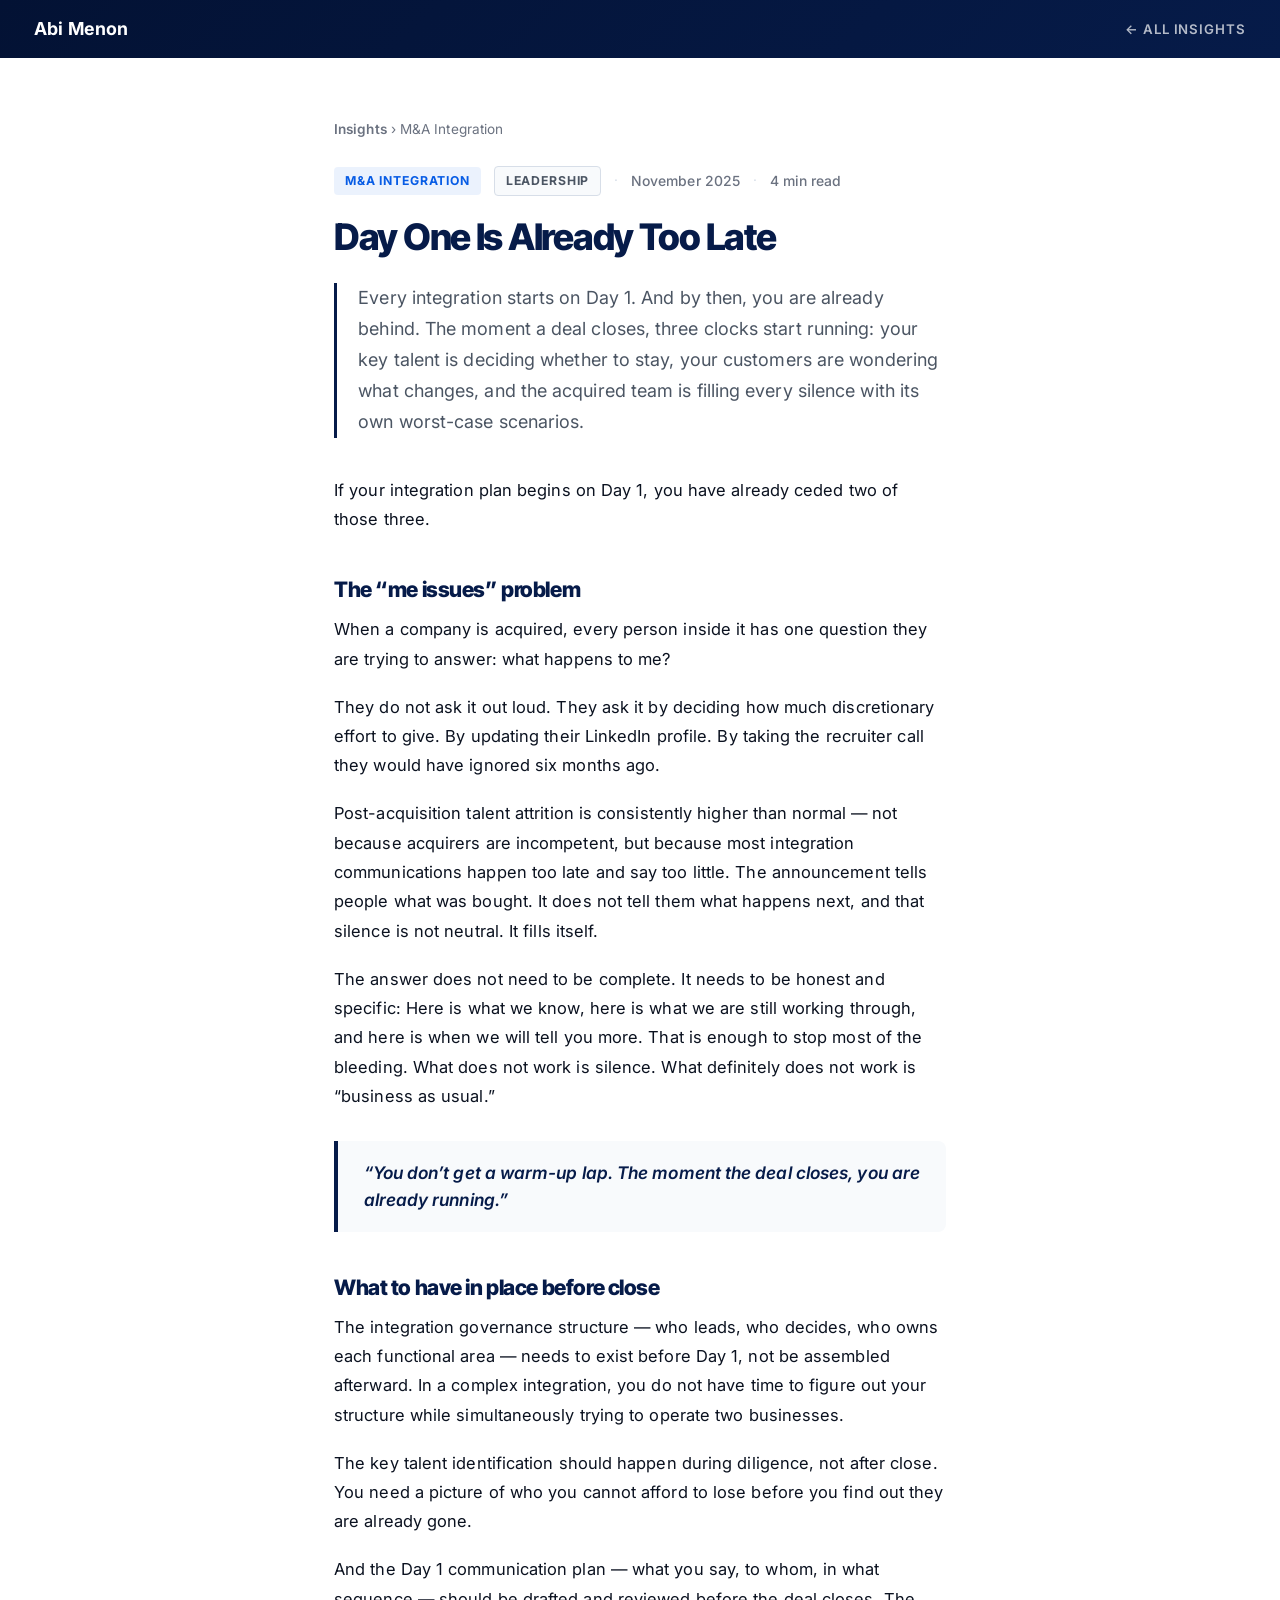
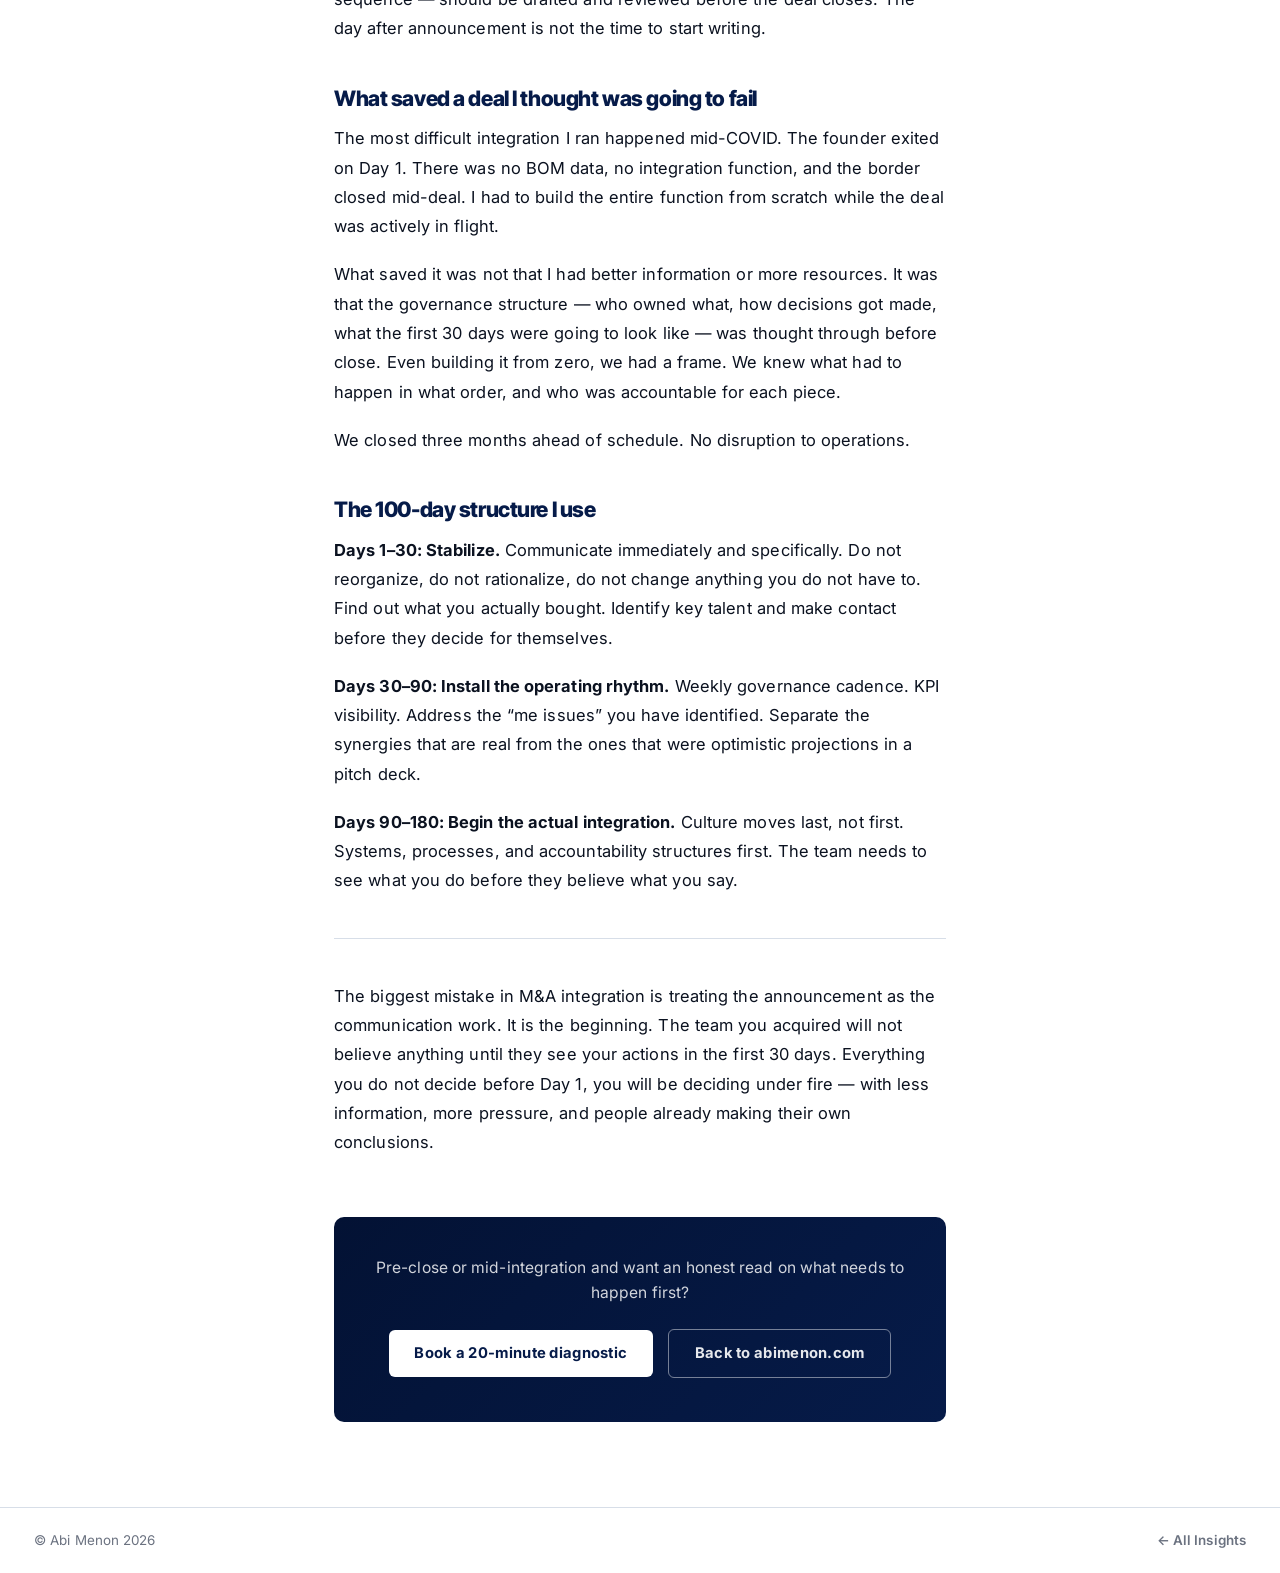
<file: insights/day-one-too-late.html>
<!DOCTYPE HTML>
<html lang="en">
<head>
  <meta charset="utf-8" />
  <meta name="viewport" content="width=device-width, initial-scale=1, user-scalable=no" />
  <title>Day One Is Already Too Late | Abi Menon</title>
  <meta name="description" content="The moment a deal closes, three clocks start running simultaneously. Most integration teams begin planning on Day 1. That's already too late." />
  <link rel="icon" href="../images/favicon-48.png?v=4" type="image/png" sizes="48x48" />
  <link rel="preconnect" href="https://fonts.googleapis.com">
  <link rel="preconnect" href="https://fonts.gstatic.com" crossorigin>
  <link href="https://fonts.googleapis.com/css2?family=Inter:wght@400;500;600;700;800;900&family=Inter+Tight:wght@600;700;800;900&display=swap" rel="stylesheet">
  <link rel="stylesheet" href="insights.css" />
</head>
<body>

  <nav class="site-nav" aria-label="Site navigation">
    <a href="../index.html" class="site-nav-logo">Abi Menon</a>
    <a href="index.html" class="site-nav-back">&#8592; All Insights</a>
  </nav>

  <article class="article-wrap">

    <p class="article-breadcrumb"><a href="index.html">Insights</a> &rsaquo; M&amp;A Integration</p>

    <div class="article-meta">
      <span class="article-tag">M&amp;A Integration</span>
      <span class="article-tag article-tag--secondary">Leadership</span>
      <span class="article-meta-sep">&middot;</span>
      <span class="article-date">November 2025</span>
      <span class="article-meta-sep">&middot;</span>
      <span class="article-readtime">4 min read</span>
    </div>

    <h1 class="article-title">Day One Is Already Too Late</h1>

    <p class="article-lead">Every integration starts on Day 1. And by then, you are already behind. The moment a deal closes, three clocks start running: your key talent is deciding whether to stay, your customers are wondering what changes, and the acquired team is filling every silence with its own worst-case scenarios.</p>

    <div class="article-body">

      <p>If your integration plan begins on Day 1, you have already ceded two of those three.</p>

      <h2>The &ldquo;me issues&rdquo; problem</h2>

      <p>When a company is acquired, every person inside it has one question they are trying to answer: what happens to me?</p>

      <p>They do not ask it out loud. They ask it by deciding how much discretionary effort to give. By updating their LinkedIn profile. By taking the recruiter call they would have ignored six months ago.</p>

      <p>Post-acquisition talent attrition is consistently higher than normal &mdash; not because acquirers are incompetent, but because most integration communications happen too late and say too little. The announcement tells people what was bought. It does not tell them what happens next, and that silence is not neutral. It fills itself.</p>

      <p>The answer does not need to be complete. It needs to be honest and specific: Here is what we know, here is what we are still working through, and here is when we will tell you more. That is enough to stop most of the bleeding. What does not work is silence. What definitely does not work is &ldquo;business as usual.&rdquo;</p>

      <div class="pull-quote">&ldquo;You don&rsquo;t get a warm-up lap. The moment the deal closes, you are already running.&rdquo;</div>

      <h2>What to have in place before close</h2>

      <p>The integration governance structure &mdash; who leads, who decides, who owns each functional area &mdash; needs to exist before Day 1, not be assembled afterward. In a complex integration, you do not have time to figure out your structure while simultaneously trying to operate two businesses.</p>

      <p>The key talent identification should happen during diligence, not after close. You need a picture of who you cannot afford to lose before you find out they are already gone.</p>

      <p>And the Day 1 communication plan &mdash; what you say, to whom, in what sequence &mdash; should be drafted and reviewed before the deal closes. The day after announcement is not the time to start writing.</p>

      <h2>What saved a deal I thought was going to fail</h2>

      <p>The most difficult integration I ran happened mid-COVID. The founder exited on Day 1. There was no BOM data, no integration function, and the border closed mid-deal. I had to build the entire function from scratch while the deal was actively in flight.</p>

      <p>What saved it was not that I had better information or more resources. It was that the governance structure &mdash; who owned what, how decisions got made, what the first 30 days were going to look like &mdash; was thought through before close. Even building it from zero, we had a frame. We knew what had to happen in what order, and who was accountable for each piece.</p>

      <p>We closed three months ahead of schedule. No disruption to operations.</p>

      <h2>The 100-day structure I use</h2>

      <p><strong>Days 1&ndash;30: Stabilize.</strong> Communicate immediately and specifically. Do not reorganize, do not rationalize, do not change anything you do not have to. Find out what you actually bought. Identify key talent and make contact before they decide for themselves.</p>

      <p><strong>Days 30&ndash;90: Install the operating rhythm.</strong> Weekly governance cadence. KPI visibility. Address the &ldquo;me issues&rdquo; you have identified. Separate the synergies that are real from the ones that were optimistic projections in a pitch deck.</p>

      <p><strong>Days 90&ndash;180: Begin the actual integration.</strong> Culture moves last, not first. Systems, processes, and accountability structures first. The team needs to see what you do before they believe what you say.</p>

      <hr class="article-rule" />

      <p>The biggest mistake in M&amp;A integration is treating the announcement as the communication work. It is the beginning. The team you acquired will not believe anything until they see your actions in the first 30 days. Everything you do not decide before Day 1, you will be deciding under fire &mdash; with less information, more pressure, and people already making their own conclusions.</p>

    </div>

    <div class="article-cta">
      <p>Pre-close or mid-integration and want an honest read on what needs to happen first?</p>
      <a href="https://scheduler.zoom.us/abi-menon/20-mins-with-abi" target="_blank" rel="noopener noreferrer" class="btn btn-white">Book a 20-minute diagnostic</a>
      <a href="../index.html" class="btn btn-outline-white">Back to abimenon.com</a>
    </div>

  </article>

  <footer class="insights-page-footer">
    <span>&copy; Abi Menon 2026</span>
    <a href="index.html">&#8592; All Insights</a>
  </footer>

</body>
</html>
</file>
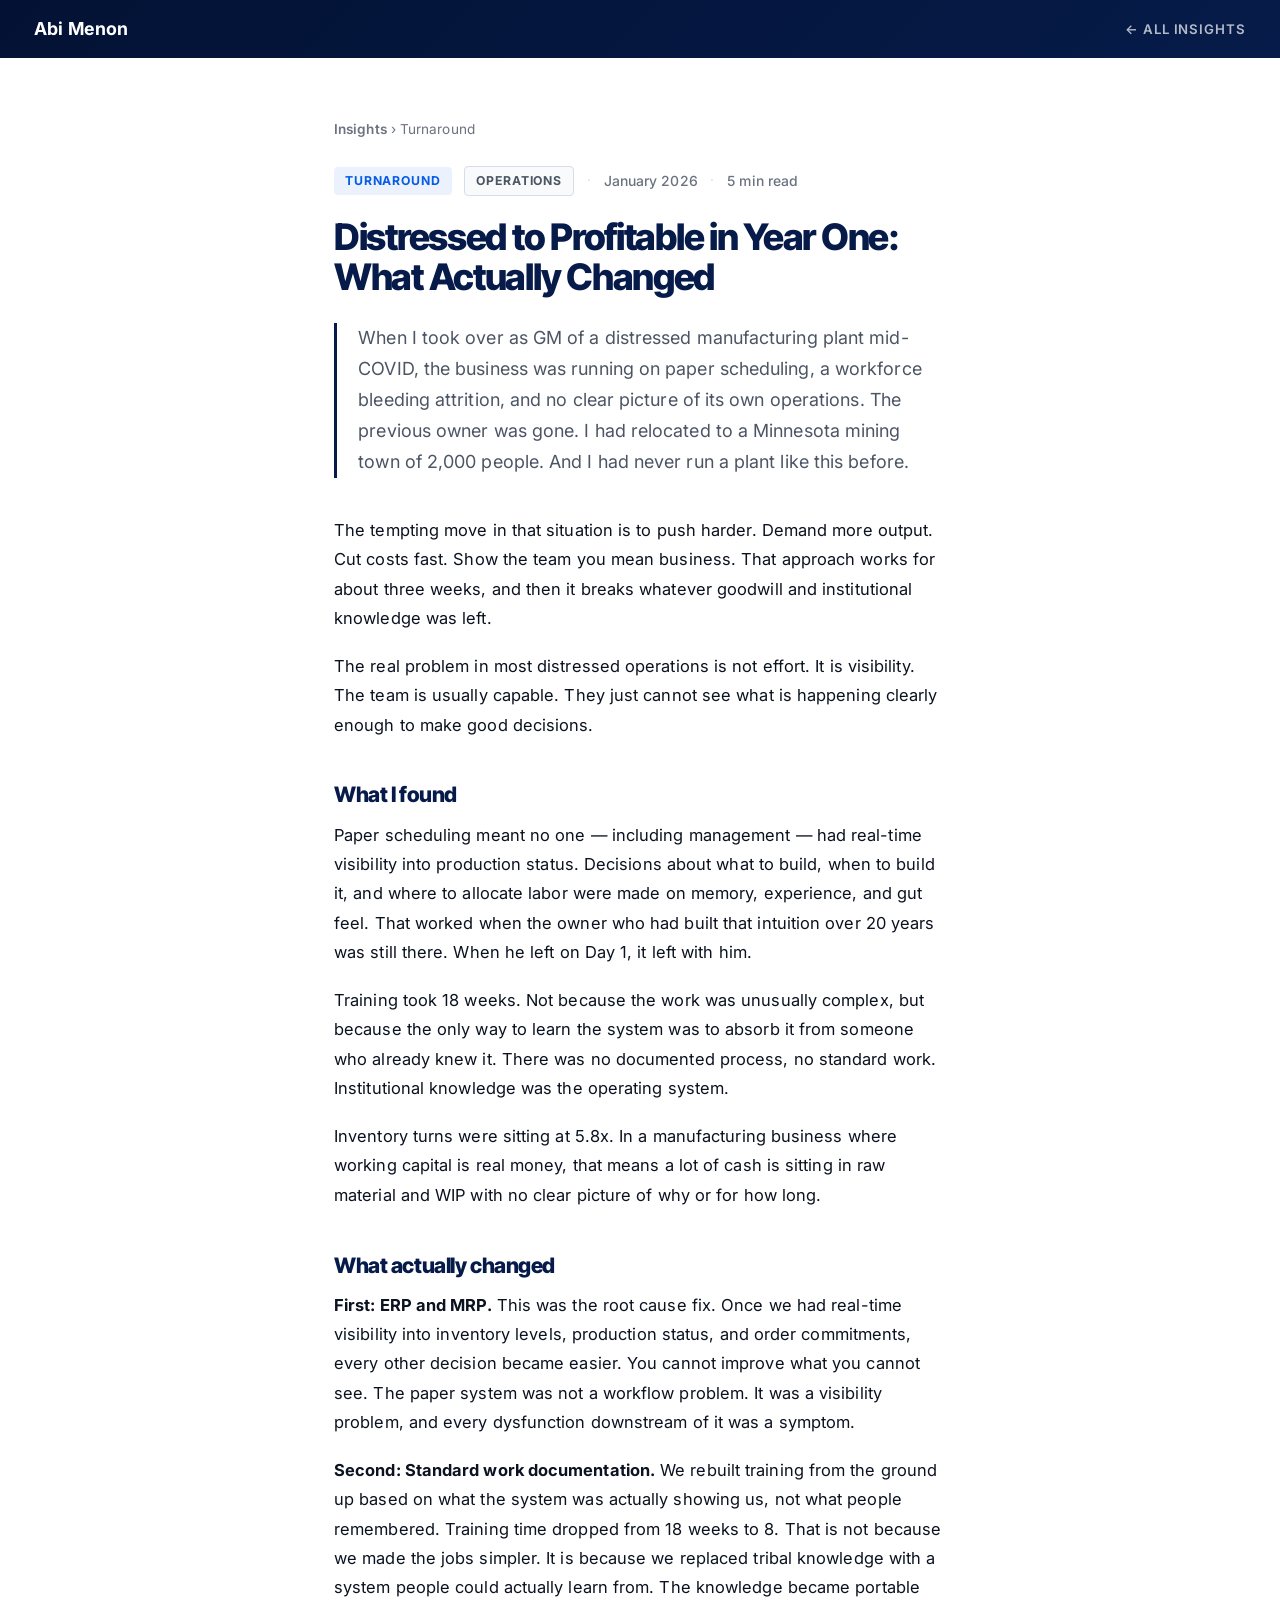
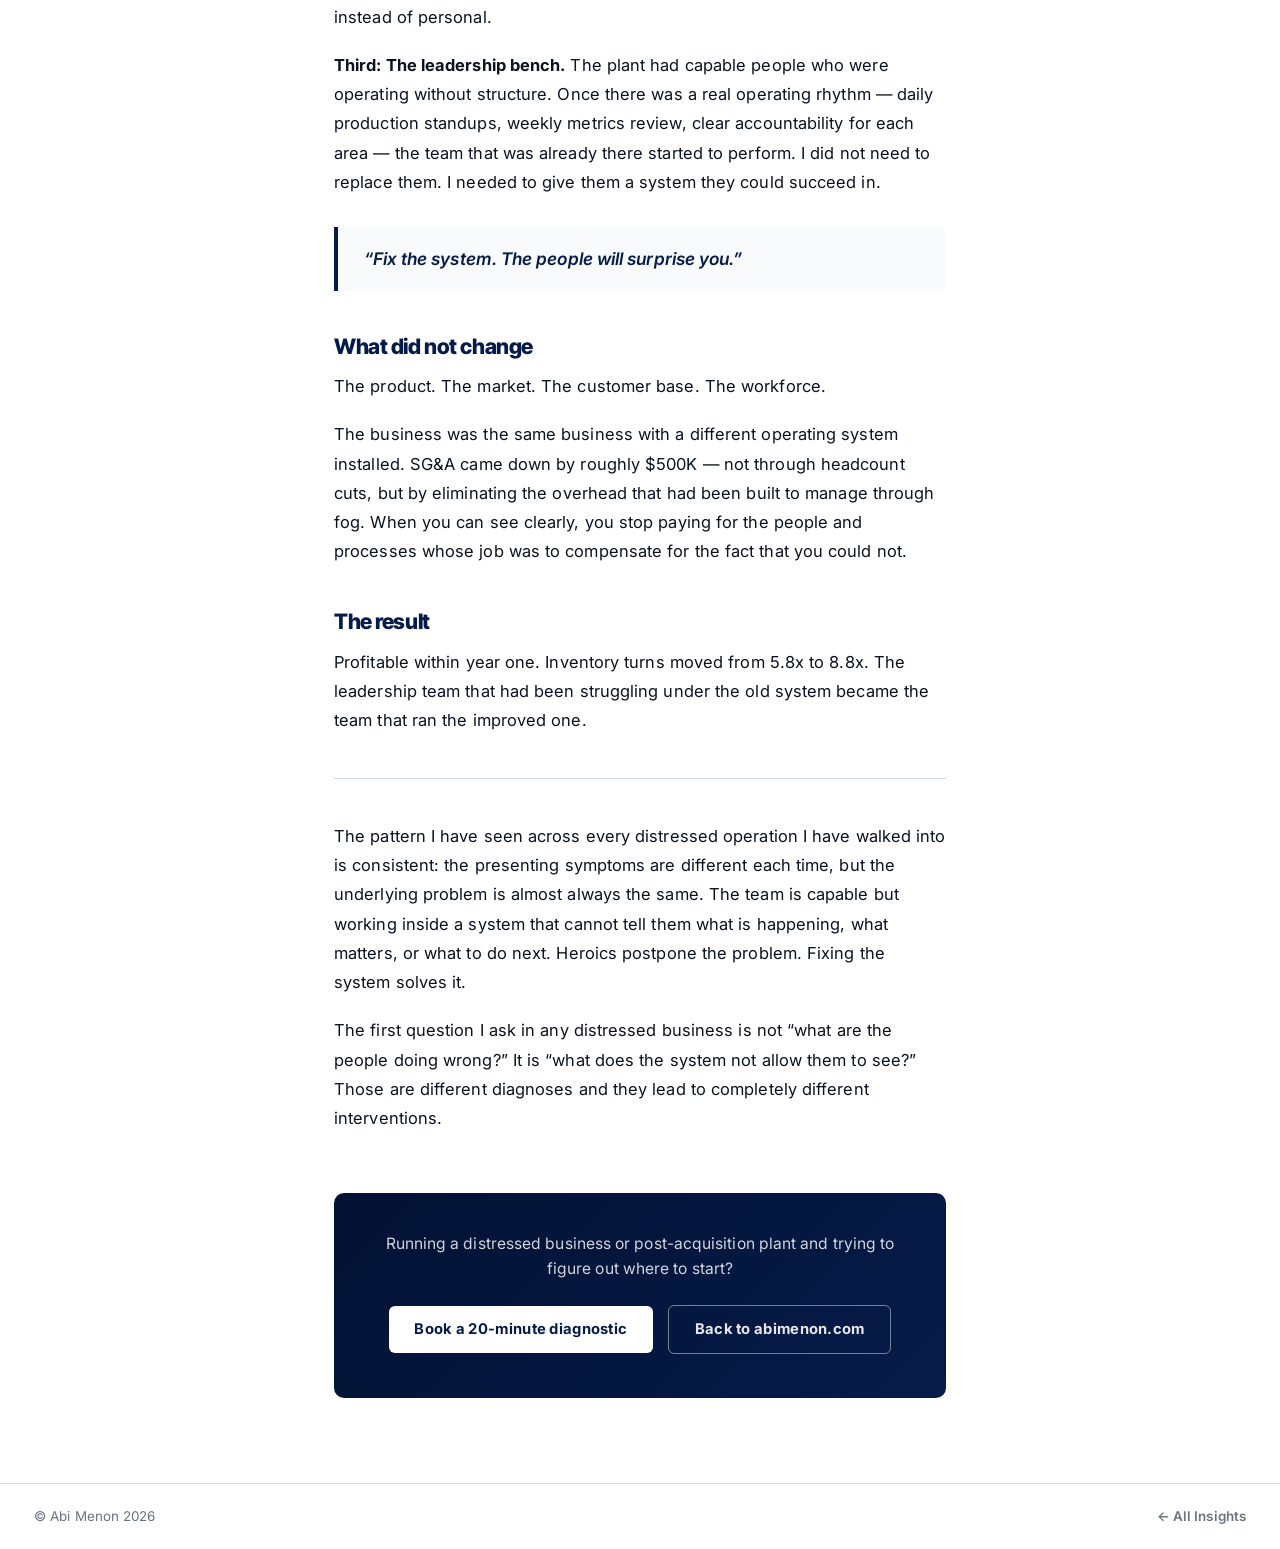
<file: insights/distressed-to-profitable.html>
<!DOCTYPE HTML>
<html lang="en">
<head>
  <meta charset="utf-8" />
  <meta name="viewport" content="width=device-width, initial-scale=1, user-scalable=no" />
  <title>Distressed to Profitable in Year One: What Actually Changed | Abi Menon</title>
  <meta name="description" content="The naive answer to a distressed plant is to cut costs and push harder. That's usually wrong. What fixed the plant wasn't heroics — it was the operating system." />
  <link rel="icon" href="../images/favicon-48.png?v=4" type="image/png" sizes="48x48" />
  <link rel="preconnect" href="https://fonts.googleapis.com">
  <link rel="preconnect" href="https://fonts.gstatic.com" crossorigin>
  <link href="https://fonts.googleapis.com/css2?family=Inter:wght@400;500;600;700;800;900&family=Inter+Tight:wght@600;700;800;900&display=swap" rel="stylesheet">
  <link rel="stylesheet" href="insights.css" />
</head>
<body>

  <nav class="site-nav" aria-label="Site navigation">
    <a href="../index.html" class="site-nav-logo">Abi Menon</a>
    <a href="index.html" class="site-nav-back">&#8592; All Insights</a>
  </nav>

  <article class="article-wrap">

    <p class="article-breadcrumb"><a href="index.html">Insights</a> &rsaquo; Turnaround</p>

    <div class="article-meta">
      <span class="article-tag">Turnaround</span>
      <span class="article-tag article-tag--secondary">Operations</span>
      <span class="article-meta-sep">&middot;</span>
      <span class="article-date">January 2026</span>
      <span class="article-meta-sep">&middot;</span>
      <span class="article-readtime">5 min read</span>
    </div>

    <h1 class="article-title">Distressed to Profitable in Year One: What Actually Changed</h1>

    <p class="article-lead">When I took over as GM of a distressed manufacturing plant mid-COVID, the business was running on paper scheduling, a workforce bleeding attrition, and no clear picture of its own operations. The previous owner was gone. I had relocated to a Minnesota mining town of 2,000 people. And I had never run a plant like this before.</p>

    <div class="article-body">

      <p>The tempting move in that situation is to push harder. Demand more output. Cut costs fast. Show the team you mean business. That approach works for about three weeks, and then it breaks whatever goodwill and institutional knowledge was left.</p>

      <p>The real problem in most distressed operations is not effort. It is visibility. The team is usually capable. They just cannot see what is happening clearly enough to make good decisions.</p>

      <h2>What I found</h2>

      <p>Paper scheduling meant no one &mdash; including management &mdash; had real-time visibility into production status. Decisions about what to build, when to build it, and where to allocate labor were made on memory, experience, and gut feel. That worked when the owner who had built that intuition over 20 years was still there. When he left on Day 1, it left with him.</p>

      <p>Training took 18 weeks. Not because the work was unusually complex, but because the only way to learn the system was to absorb it from someone who already knew it. There was no documented process, no standard work. Institutional knowledge was the operating system.</p>

      <p>Inventory turns were sitting at 5.8x. In a manufacturing business where working capital is real money, that means a lot of cash is sitting in raw material and WIP with no clear picture of why or for how long.</p>

      <h2>What actually changed</h2>

      <p><strong>First: ERP and MRP.</strong> This was the root cause fix. Once we had real-time visibility into inventory levels, production status, and order commitments, every other decision became easier. You cannot improve what you cannot see. The paper system was not a workflow problem. It was a visibility problem, and every dysfunction downstream of it was a symptom.</p>

      <p><strong>Second: Standard work documentation.</strong> We rebuilt training from the ground up based on what the system was actually showing us, not what people remembered. Training time dropped from 18 weeks to 8. That is not because we made the jobs simpler. It is because we replaced tribal knowledge with a system people could actually learn from. The knowledge became portable instead of personal.</p>

      <p><strong>Third: The leadership bench.</strong> The plant had capable people who were operating without structure. Once there was a real operating rhythm &mdash; daily production standups, weekly metrics review, clear accountability for each area &mdash; the team that was already there started to perform. I did not need to replace them. I needed to give them a system they could succeed in.</p>

      <div class="pull-quote">&ldquo;Fix the system. The people will surprise you.&rdquo;</div>

      <h2>What did not change</h2>

      <p>The product. The market. The customer base. The workforce.</p>

      <p>The business was the same business with a different operating system installed. SG&amp;A came down by roughly $500K &mdash; not through headcount cuts, but by eliminating the overhead that had been built to manage through fog. When you can see clearly, you stop paying for the people and processes whose job was to compensate for the fact that you could not.</p>

      <h2>The result</h2>

      <p>Profitable within year one. Inventory turns moved from 5.8x to 8.8x. The leadership team that had been struggling under the old system became the team that ran the improved one.</p>

      <hr class="article-rule" />

      <p>The pattern I have seen across every distressed operation I have walked into is consistent: the presenting symptoms are different each time, but the underlying problem is almost always the same. The team is capable but working inside a system that cannot tell them what is happening, what matters, or what to do next. Heroics postpone the problem. Fixing the system solves it.</p>

      <p>The first question I ask in any distressed business is not &ldquo;what are the people doing wrong?&rdquo; It is &ldquo;what does the system not allow them to see?&rdquo; Those are different diagnoses and they lead to completely different interventions.</p>

    </div>

    <div class="article-cta">
      <p>Running a distressed business or post-acquisition plant and trying to figure out where to start?</p>
      <a href="https://scheduler.zoom.us/abi-menon/20-mins-with-abi" target="_blank" rel="noopener noreferrer" class="btn btn-white">Book a 20-minute diagnostic</a>
      <a href="../index.html" class="btn btn-outline-white">Back to abimenon.com</a>
    </div>

  </article>

  <footer class="insights-page-footer">
    <span>&copy; Abi Menon 2026</span>
    <a href="index.html">&#8592; All Insights</a>
  </footer>

</body>
</html>
</file>
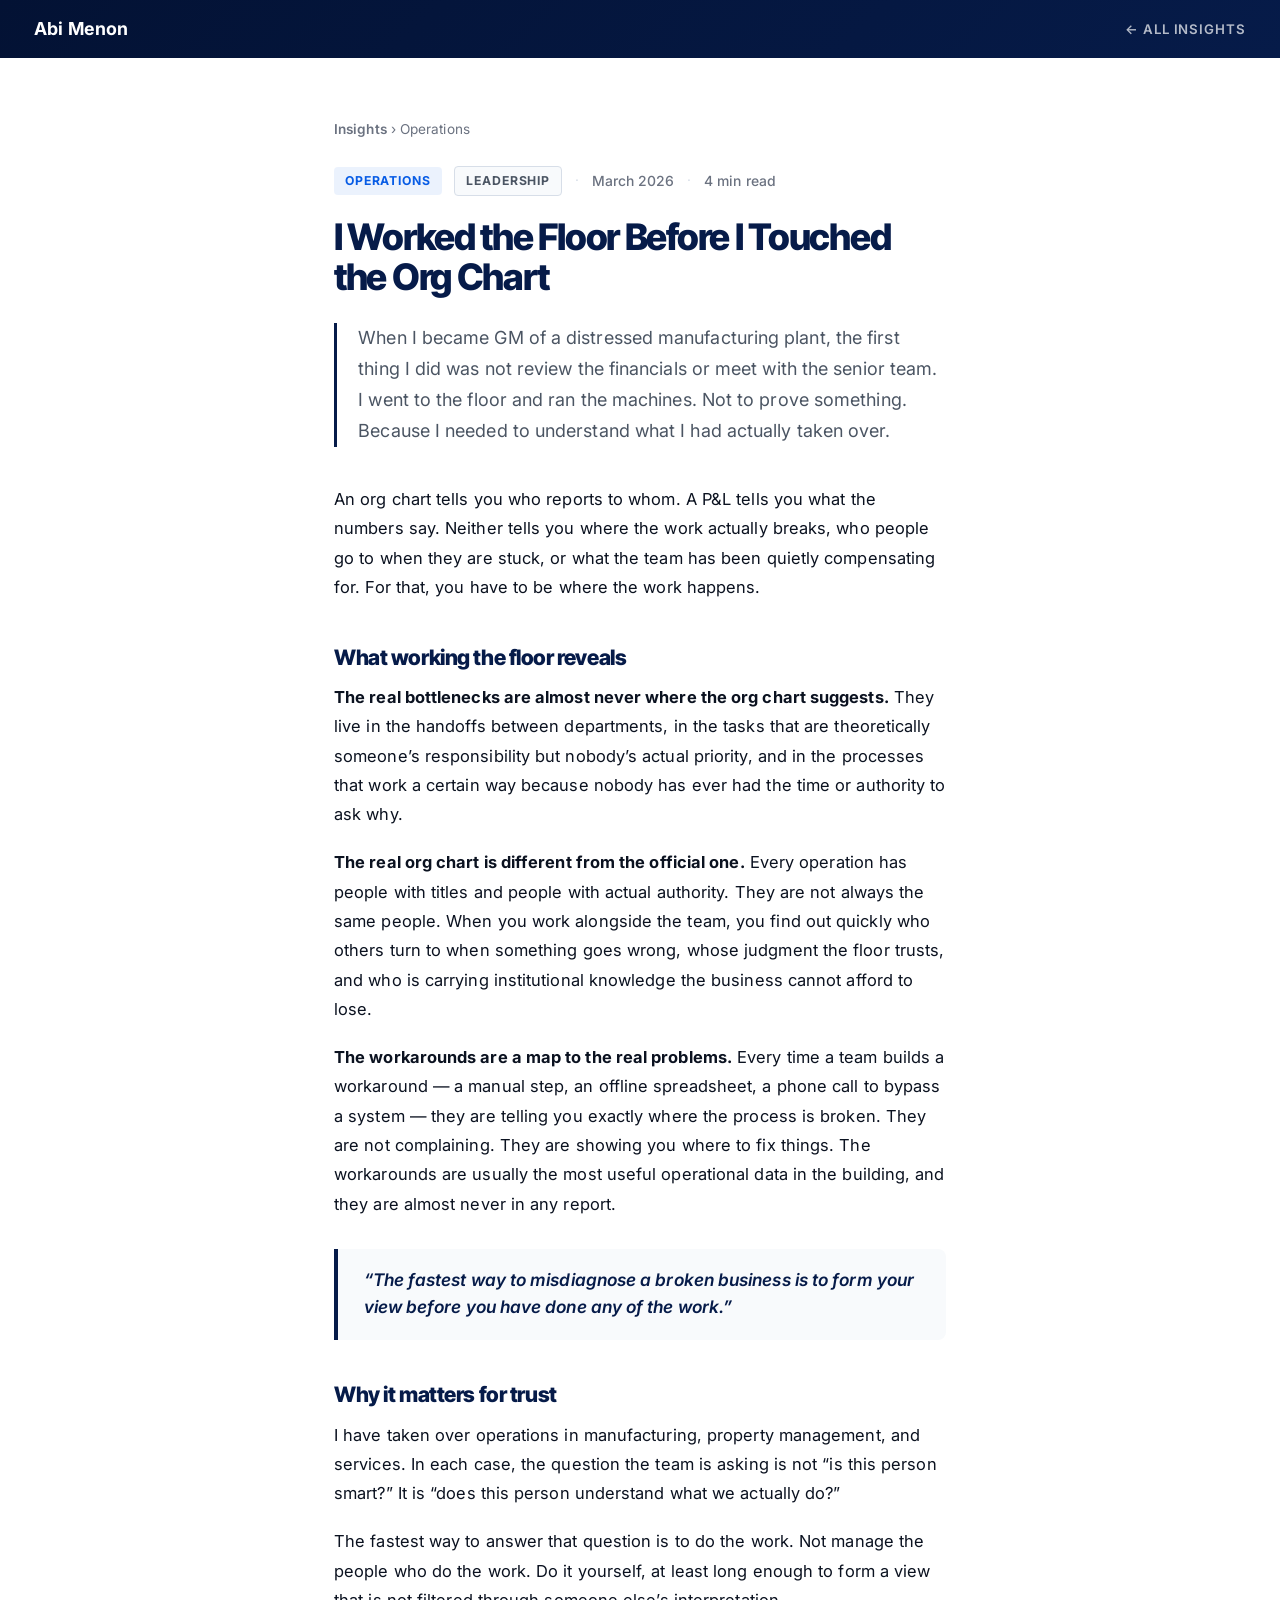
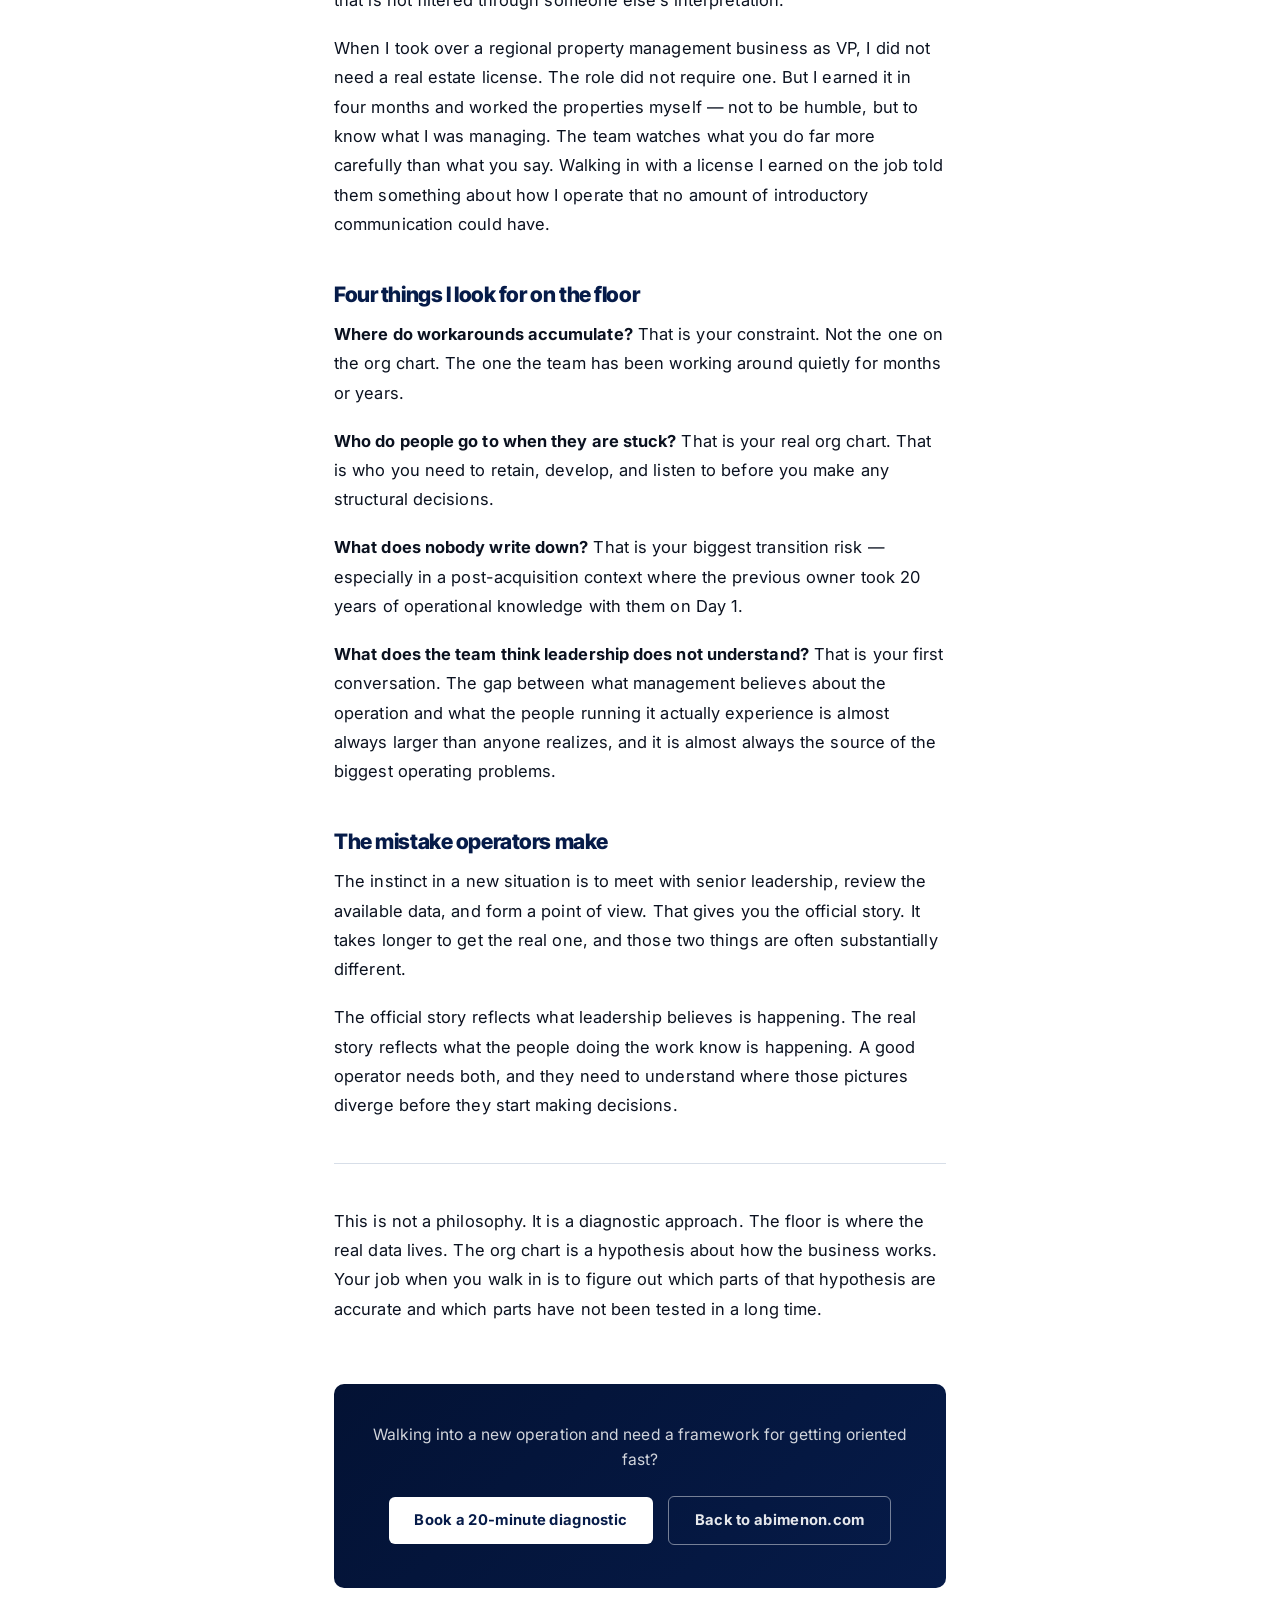
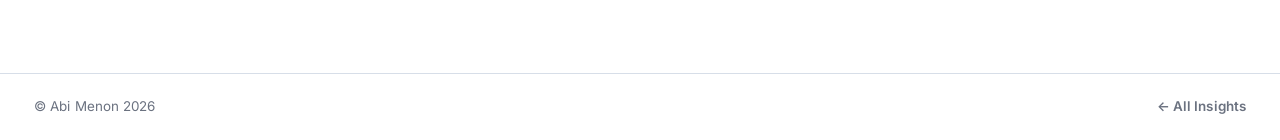
<file: insights/floor-before-org-chart.html>
<!DOCTYPE HTML>
<html lang="en">
<head>
  <meta charset="utf-8" />
  <meta name="viewport" content="width=device-width, initial-scale=1, user-scalable=no" />
  <title>I Worked the Floor Before I Touched the Org Chart | Abi Menon</title>
  <meta name="description" content="You can't understand a business from an org chart or a P&L. The real operating constraints live on the floor — in the handoffs, the workarounds, the things nobody writes down." />
  <link rel="icon" href="../images/favicon-48.png?v=4" type="image/png" sizes="48x48" />
  <link rel="preconnect" href="https://fonts.googleapis.com">
  <link rel="preconnect" href="https://fonts.gstatic.com" crossorigin>
  <link href="https://fonts.googleapis.com/css2?family=Inter:wght@400;500;600;700;800;900&family=Inter+Tight:wght@600;700;800;900&display=swap" rel="stylesheet">
  <link rel="stylesheet" href="insights.css" />
</head>
<body>

  <nav class="site-nav" aria-label="Site navigation">
    <a href="../index.html" class="site-nav-logo">Abi Menon</a>
    <a href="index.html" class="site-nav-back">&#8592; All Insights</a>
  </nav>

  <article class="article-wrap">

    <p class="article-breadcrumb"><a href="index.html">Insights</a> &rsaquo; Operations</p>

    <div class="article-meta">
      <span class="article-tag">Operations</span>
      <span class="article-tag article-tag--secondary">Leadership</span>
      <span class="article-meta-sep">&middot;</span>
      <span class="article-date">March 2026</span>
      <span class="article-meta-sep">&middot;</span>
      <span class="article-readtime">4 min read</span>
    </div>

    <h1 class="article-title">I Worked the Floor Before I Touched the Org Chart</h1>

    <p class="article-lead">When I became GM of a distressed manufacturing plant, the first thing I did was not review the financials or meet with the senior team. I went to the floor and ran the machines. Not to prove something. Because I needed to understand what I had actually taken over.</p>

    <div class="article-body">

      <p>An org chart tells you who reports to whom. A P&amp;L tells you what the numbers say. Neither tells you where the work actually breaks, who people go to when they are stuck, or what the team has been quietly compensating for. For that, you have to be where the work happens.</p>

      <h2>What working the floor reveals</h2>

      <p><strong>The real bottlenecks are almost never where the org chart suggests.</strong> They live in the handoffs between departments, in the tasks that are theoretically someone&rsquo;s responsibility but nobody&rsquo;s actual priority, and in the processes that work a certain way because nobody has ever had the time or authority to ask why.</p>

      <p><strong>The real org chart is different from the official one.</strong> Every operation has people with titles and people with actual authority. They are not always the same people. When you work alongside the team, you find out quickly who others turn to when something goes wrong, whose judgment the floor trusts, and who is carrying institutional knowledge the business cannot afford to lose.</p>

      <p><strong>The workarounds are a map to the real problems.</strong> Every time a team builds a workaround &mdash; a manual step, an offline spreadsheet, a phone call to bypass a system &mdash; they are telling you exactly where the process is broken. They are not complaining. They are showing you where to fix things. The workarounds are usually the most useful operational data in the building, and they are almost never in any report.</p>

      <div class="pull-quote">&ldquo;The fastest way to misdiagnose a broken business is to form your view before you have done any of the work.&rdquo;</div>

      <h2>Why it matters for trust</h2>

      <p>I have taken over operations in manufacturing, property management, and services. In each case, the question the team is asking is not &ldquo;is this person smart?&rdquo; It is &ldquo;does this person understand what we actually do?&rdquo;</p>

      <p>The fastest way to answer that question is to do the work. Not manage the people who do the work. Do it yourself, at least long enough to form a view that is not filtered through someone else&rsquo;s interpretation.</p>

      <p>When I took over a regional property management business as VP, I did not need a real estate license. The role did not require one. But I earned it in four months and worked the properties myself &mdash; not to be humble, but to know what I was managing. The team watches what you do far more carefully than what you say. Walking in with a license I earned on the job told them something about how I operate that no amount of introductory communication could have.</p>

      <h2>Four things I look for on the floor</h2>

      <p><strong>Where do workarounds accumulate?</strong> That is your constraint. Not the one on the org chart. The one the team has been working around quietly for months or years.</p>

      <p><strong>Who do people go to when they are stuck?</strong> That is your real org chart. That is who you need to retain, develop, and listen to before you make any structural decisions.</p>

      <p><strong>What does nobody write down?</strong> That is your biggest transition risk &mdash; especially in a post-acquisition context where the previous owner took 20 years of operational knowledge with them on Day 1.</p>

      <p><strong>What does the team think leadership does not understand?</strong> That is your first conversation. The gap between what management believes about the operation and what the people running it actually experience is almost always larger than anyone realizes, and it is almost always the source of the biggest operating problems.</p>

      <h2>The mistake operators make</h2>

      <p>The instinct in a new situation is to meet with senior leadership, review the available data, and form a point of view. That gives you the official story. It takes longer to get the real one, and those two things are often substantially different.</p>

      <p>The official story reflects what leadership believes is happening. The real story reflects what the people doing the work know is happening. A good operator needs both, and they need to understand where those pictures diverge before they start making decisions.</p>

      <hr class="article-rule" />

      <p>This is not a philosophy. It is a diagnostic approach. The floor is where the real data lives. The org chart is a hypothesis about how the business works. Your job when you walk in is to figure out which parts of that hypothesis are accurate and which parts have not been tested in a long time.</p>

    </div>

    <div class="article-cta">
      <p>Walking into a new operation and need a framework for getting oriented fast?</p>
      <a href="https://scheduler.zoom.us/abi-menon/20-mins-with-abi" target="_blank" rel="noopener noreferrer" class="btn btn-white">Book a 20-minute diagnostic</a>
      <a href="../index.html" class="btn btn-outline-white">Back to abimenon.com</a>
    </div>

  </article>

  <footer class="insights-page-footer">
    <span>&copy; Abi Menon 2026</span>
    <a href="index.html">&#8592; All Insights</a>
  </footer>

</body>
</html>
</file>
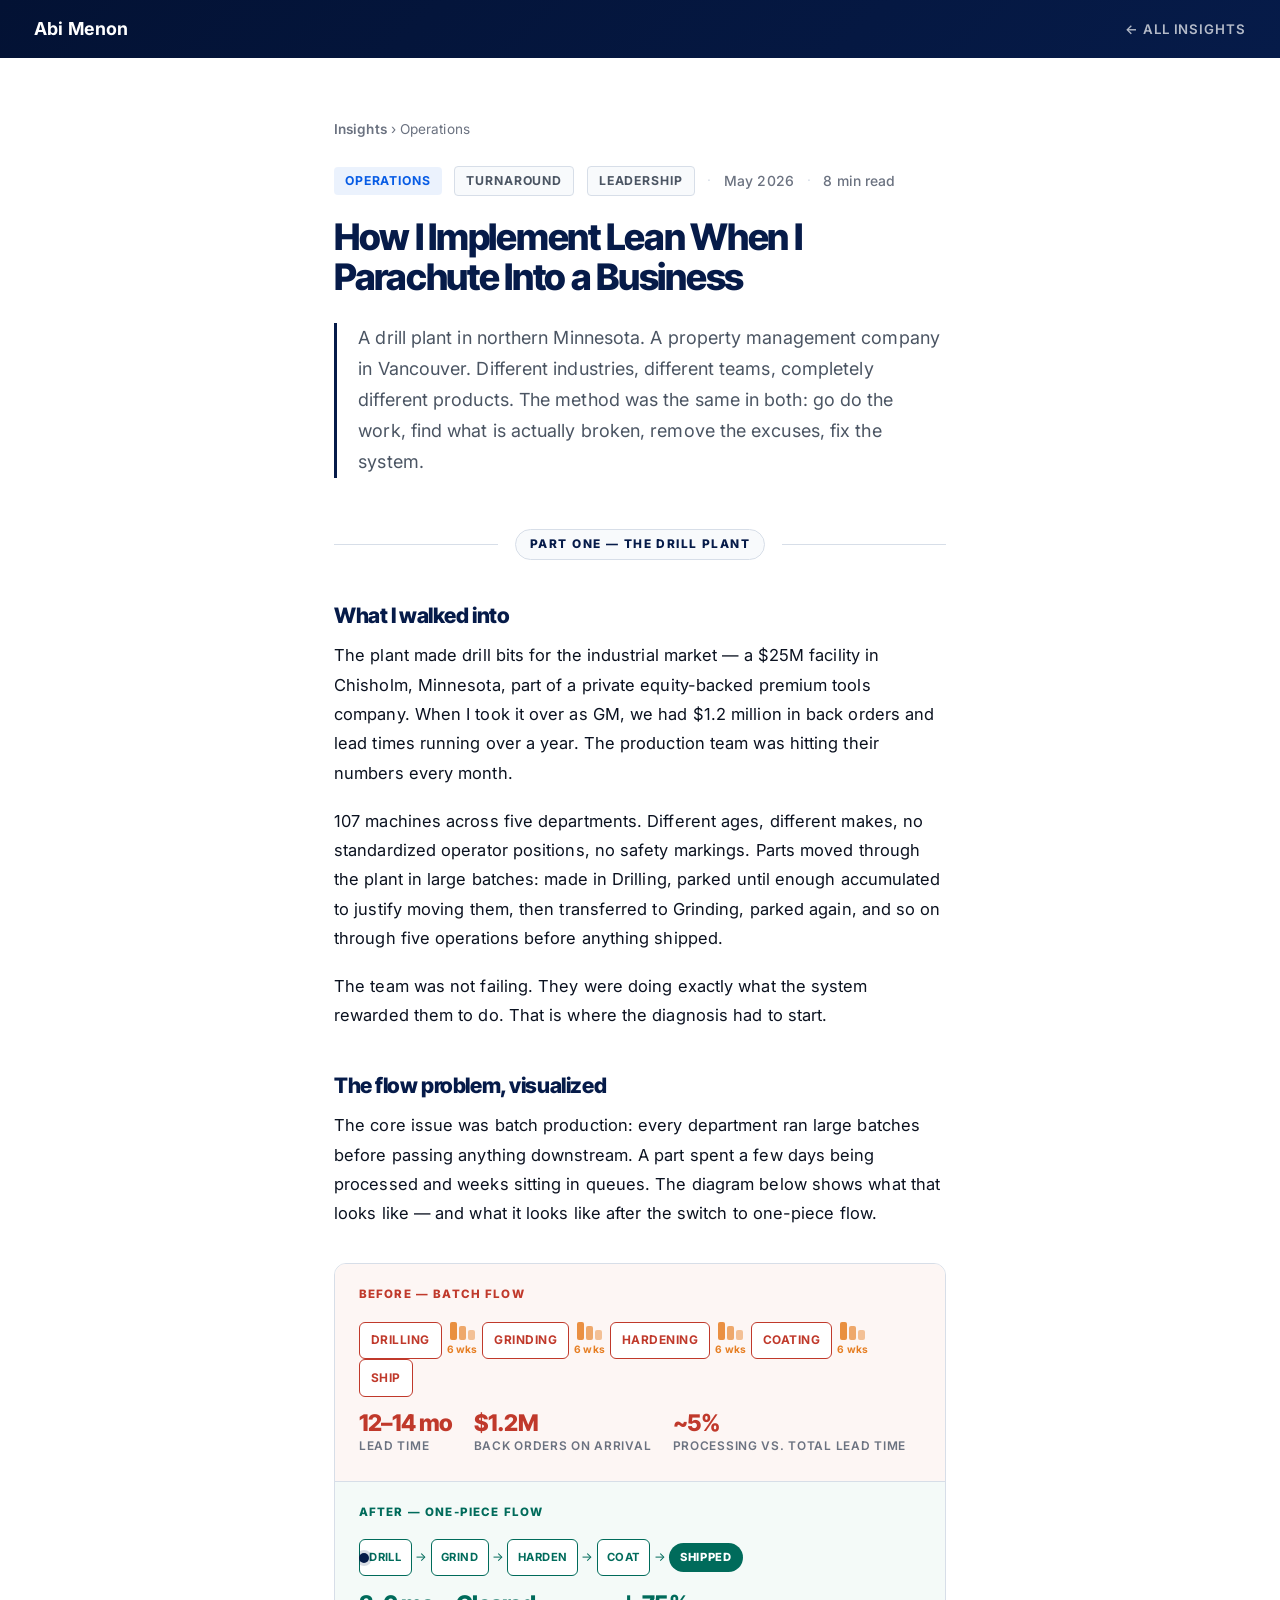
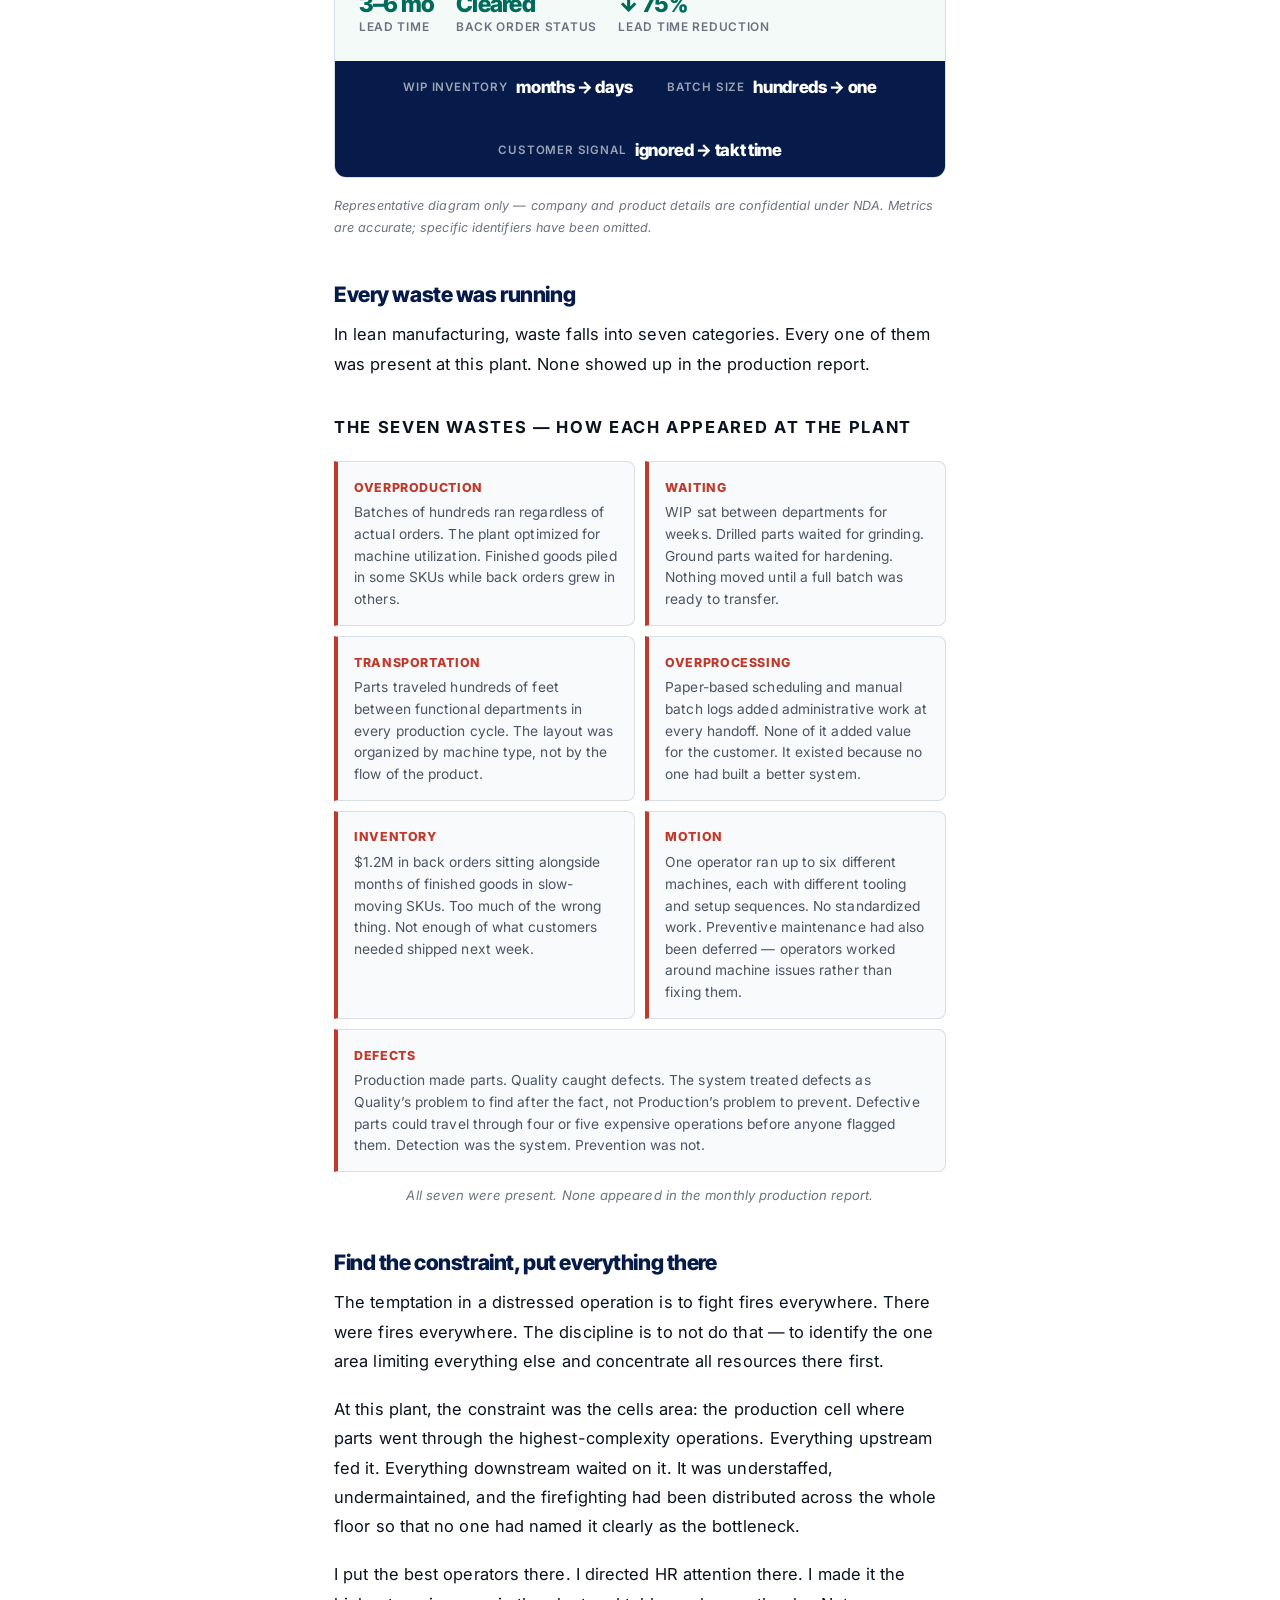
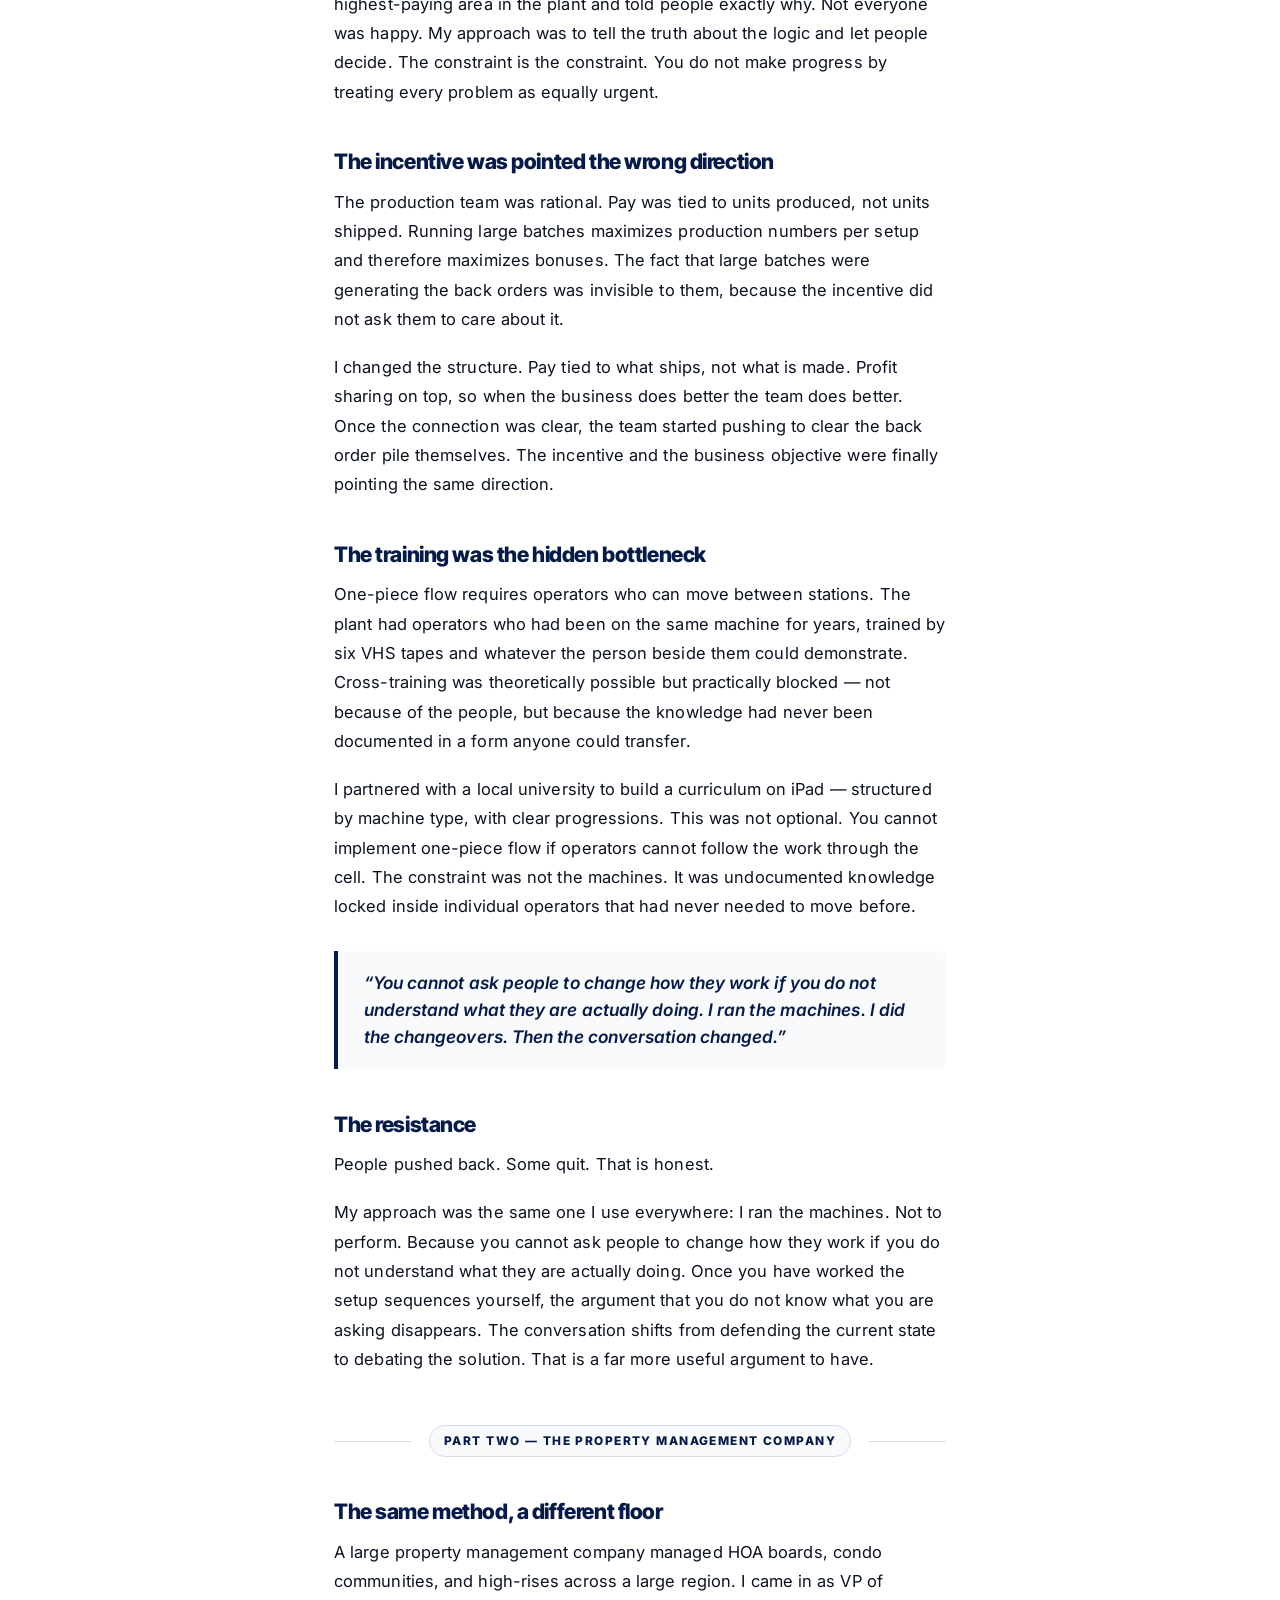
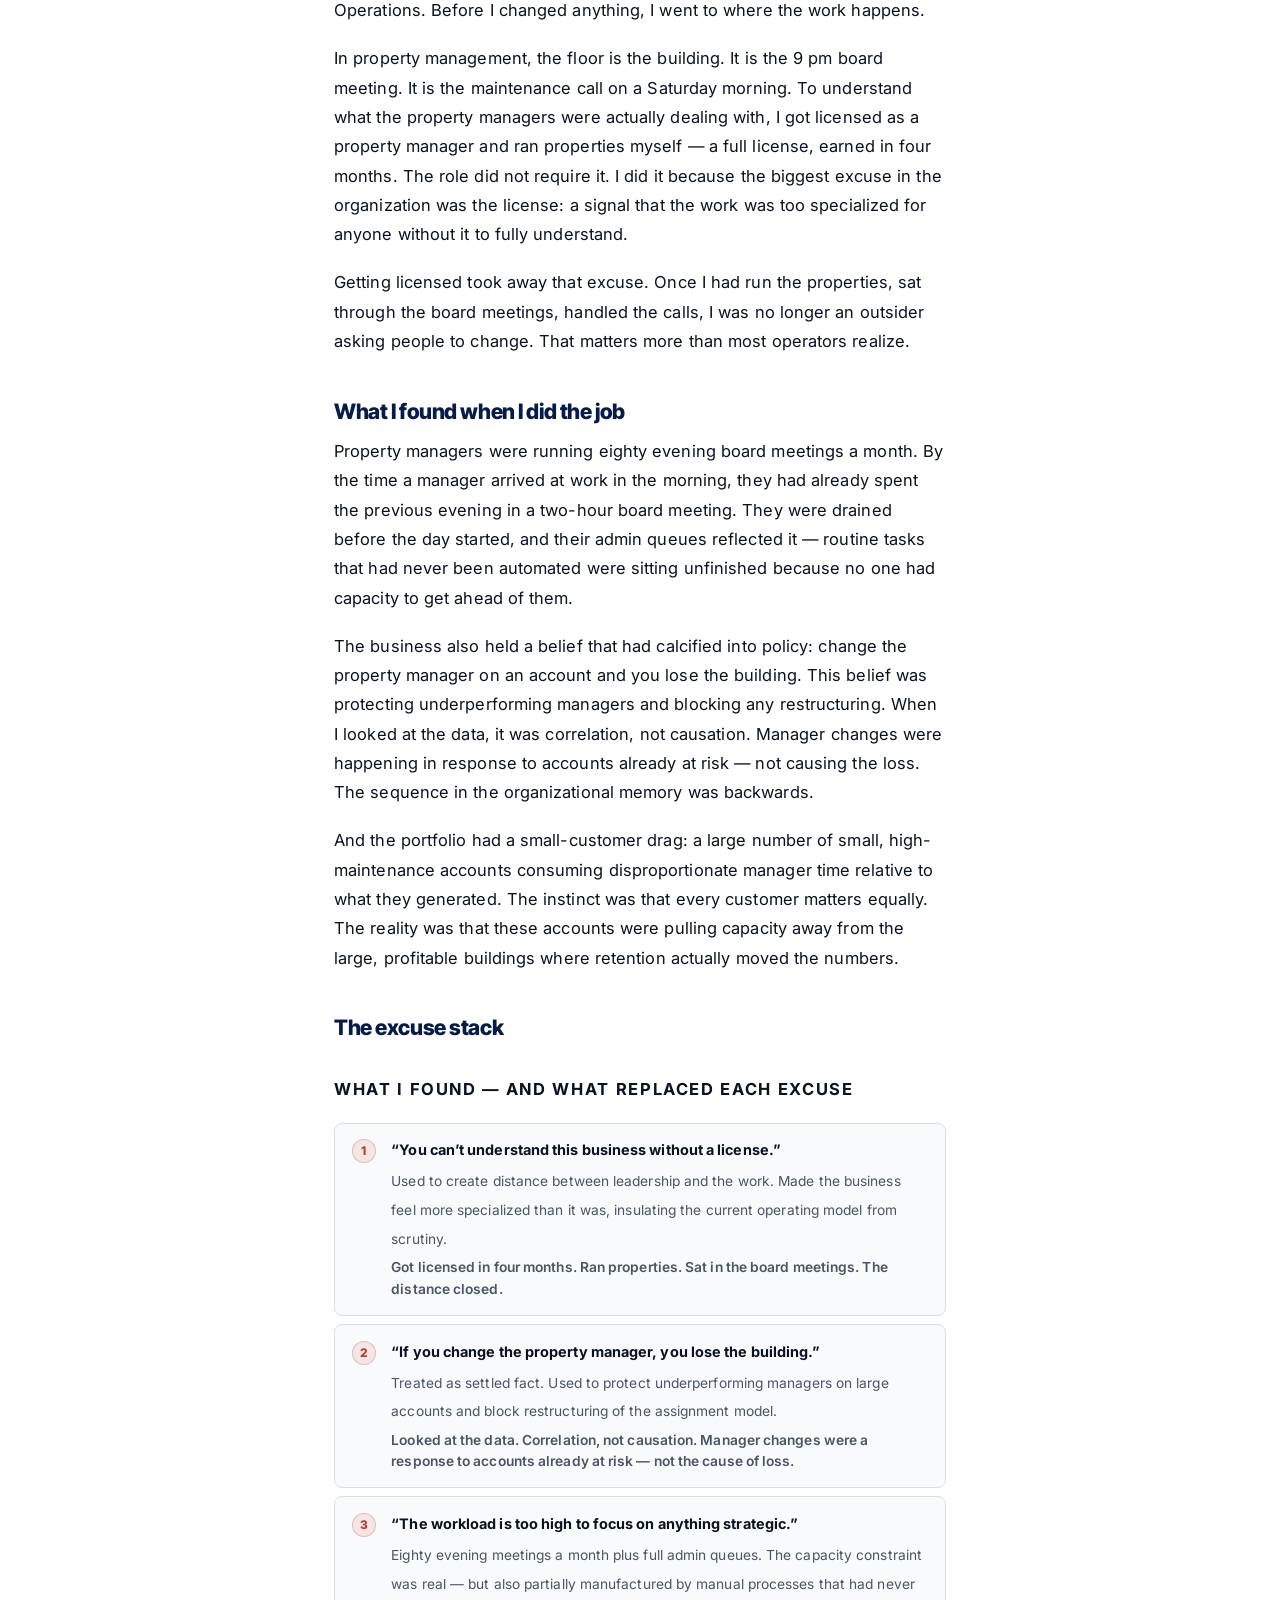
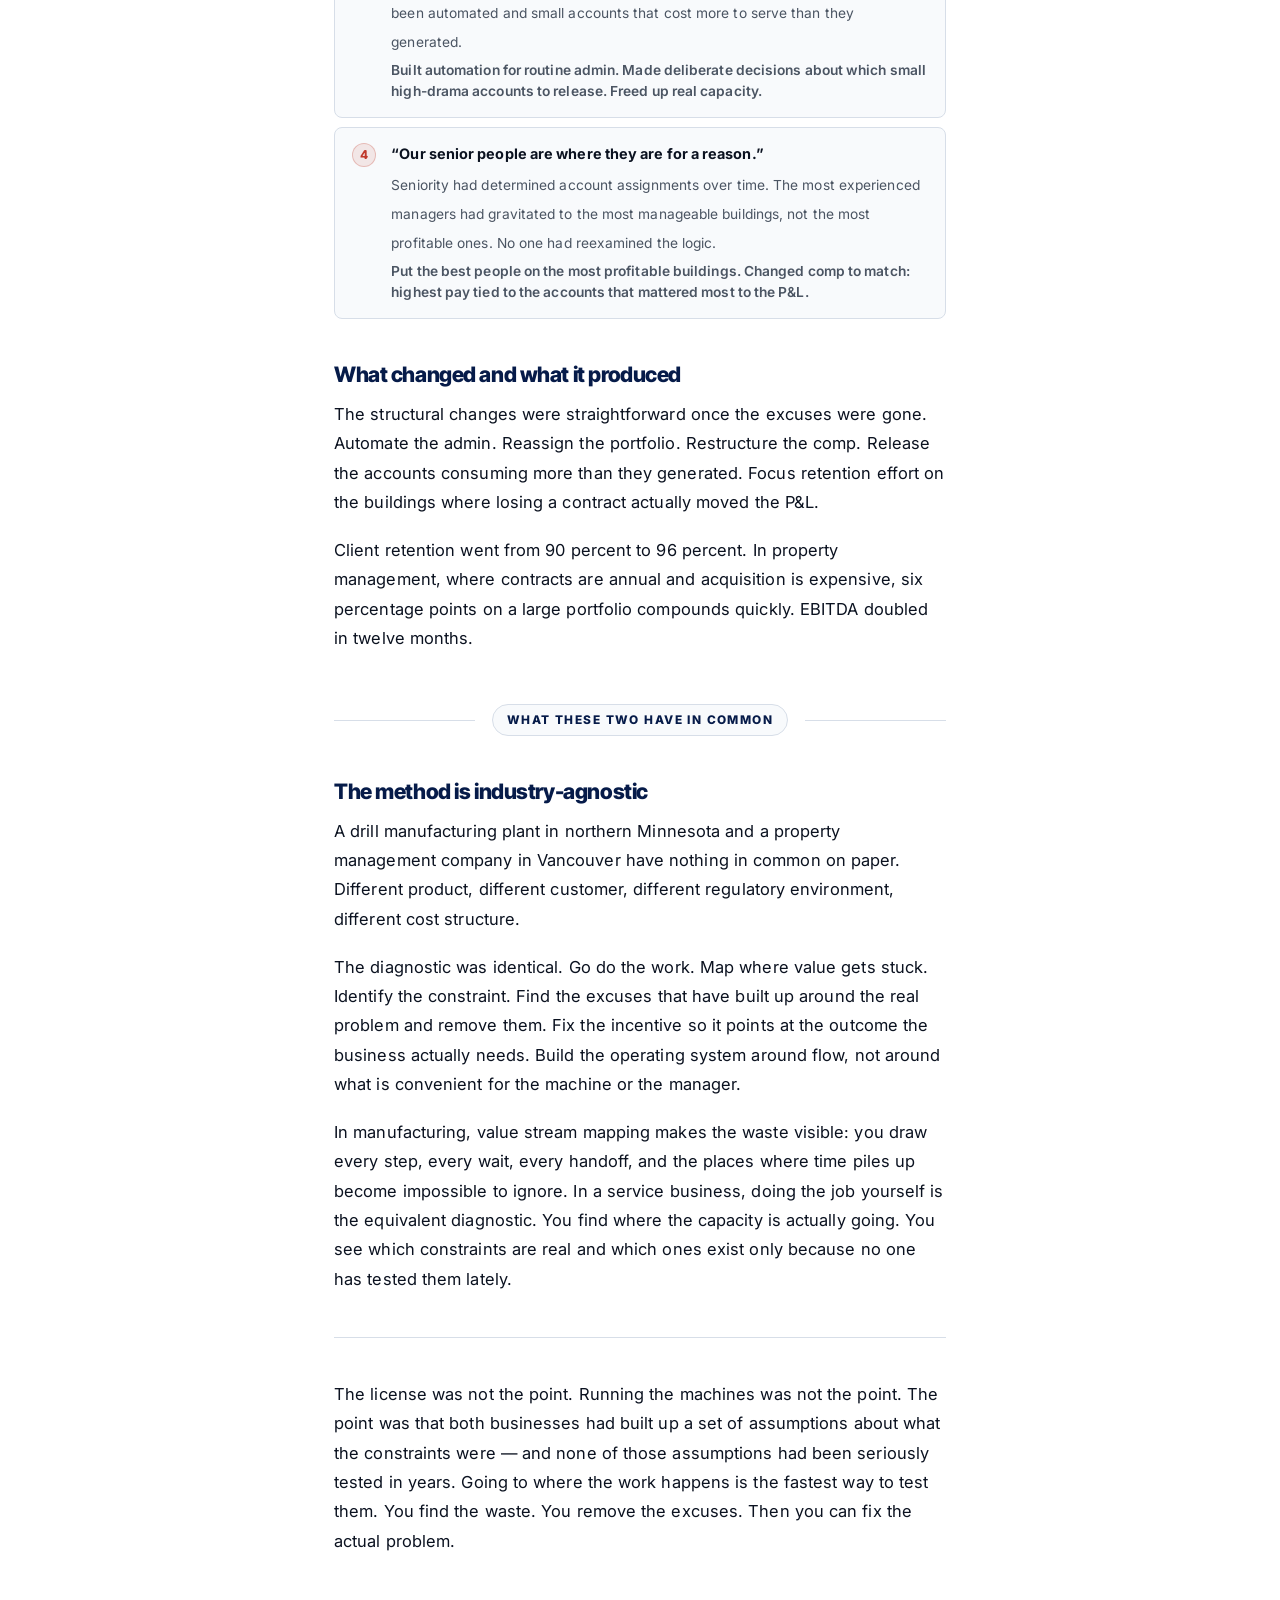
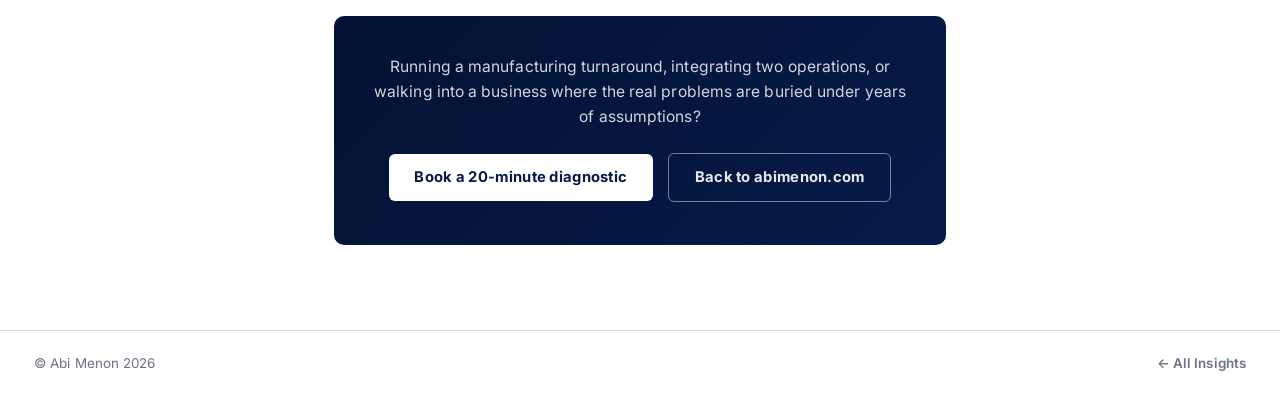
<file: insights/floor-diagnosis.html>
<!DOCTYPE HTML>
<html lang="en">
<head>
  <meta charset="utf-8" />
  <meta name="viewport" content="width=device-width, initial-scale=1, user-scalable=no" />
  <title>How I Implement Lean When I Parachute Into a Business | Abi Menon</title>
  <meta name="description" content="A drill plant in Minnesota. A property management company in Vancouver. Different industries, same method: go do the work, find what's actually broken, remove the excuses, fix the system." />
  <link rel="icon" href="../images/favicon-48.png?v=4" type="image/png" sizes="48x48" />
  <link rel="preconnect" href="https://fonts.googleapis.com">
  <link rel="preconnect" href="https://fonts.gstatic.com" crossorigin>
  <link href="https://fonts.googleapis.com/css2?family=Inter:wght@400;500;600;700;800;900&family=Inter+Tight:wght@600;700;800;900&display=swap" rel="stylesheet">
  <link rel="stylesheet" href="insights.css" />
  <style>

    /* ── PART DIVIDER ── */
    .part-divider {
      display: flex;
      align-items: center;
      gap: 1rem;
      margin: 3rem 0 2rem;
    }
    .part-divider-line { flex: 1; height: 1px; background: var(--line); }
    .part-divider-label {
      font-size: 0.7rem;
      font-weight: 800;
      letter-spacing: 0.12em;
      text-transform: uppercase;
      color: var(--navy);
      white-space: nowrap;
      background: var(--panel);
      border: 1.5px solid var(--line);
      padding: 0.28rem 0.8rem;
      border-radius: 999px;
    }

    /* ══════════════════════════════════════════
       LEAN FLOW DIAGRAM
    ══════════════════════════════════════════ */
    .flow-diagram {
      margin: 2rem 0 2.5rem;
      border: 1.5px solid var(--line);
      border-radius: 12px;
      overflow: hidden;
      background: #fff;
    }

    /* ── PANEL HEADER ── */
    .fd-panel { padding: 1.25rem 1.4rem 1.4rem; }
    .fd-panel--before { background: #fdf6f4; border-bottom: 1.5px solid var(--line); }
    .fd-panel--after  { background: #f4faf8; }

    .fd-heading {
      font-size: 0.68rem;
      font-weight: 800;
      letter-spacing: 0.1em;
      text-transform: uppercase;
      margin-bottom: 1rem;
    }
    .fd-heading--before { color: #c0392b; }
    .fd-heading--after  { color: var(--accent); }

    /* ── BEFORE: batch flow layout ── */
    .fd-before-flow {
      display: flex;
      align-items: center;
      flex-wrap: wrap;
      gap: 0;
      margin-bottom: 0.9rem;
    }

    .fd-dept {
      background: #fff;
      border: 1.5px solid #c0392b;
      border-radius: 6px;
      padding: 0.45rem 0.65rem;
      font-size: 0.7rem;
      font-weight: 700;
      color: #c0392b;
      letter-spacing: 0.04em;
      text-transform: uppercase;
      white-space: nowrap;
      flex-shrink: 0;
    }

    .fd-wip {
      display: flex;
      flex-direction: column;
      align-items: center;
      gap: 0.1rem;
      padding: 0 0.3rem;
      flex-shrink: 0;
    }
    .fd-wip-blocks {
      display: flex;
      gap: 2px;
      animation: wipGrow 2.4s ease-in-out infinite;
    }
    .fd-wip-block {
      width: 7px;
      height: 18px;
      background: #e67e22;
      border-radius: 2px;
      opacity: 0.85;
    }
    .fd-wip-block:nth-child(2) { opacity: 0.65; height: 14px; margin-top: 4px; }
    .fd-wip-block:nth-child(3) { opacity: 0.45; height: 10px; margin-top: 8px; }
    @keyframes wipGrow {
      0%, 100% { transform: scaleY(1);   opacity: 1; }
      50%       { transform: scaleY(1.2); opacity: 0.8; }
    }
    .fd-wip-label {
      font-size: 0.6rem;
      color: #e67e22;
      font-weight: 700;
      white-space: nowrap;
    }
    .fd-arrow-right {
      font-size: 0.75rem;
      color: var(--muted-light);
      padding: 0 0.15rem;
      flex-shrink: 0;
    }

    .fd-before-stats {
      display: flex;
      gap: 1.25rem;
      flex-wrap: wrap;
    }
    .fd-stat {
      display: flex;
      flex-direction: column;
      gap: 0.1rem;
    }
    .fd-stat-val {
      font-family: "Inter Tight", "Inter", sans-serif;
      font-size: 1.35rem;
      font-weight: 800;
      letter-spacing: -0.03em;
      line-height: 1;
    }
    .fd-stat-val--red   { color: #c0392b; }
    .fd-stat-val--green { color: var(--accent); }
    .fd-stat-label {
      font-size: 0.7rem;
      color: var(--muted-light);
      font-weight: 600;
      text-transform: uppercase;
      letter-spacing: 0.06em;
    }

    /* ── AFTER: one-piece flow ── */
    .fd-after-track {
      position: relative;
      display: flex;
      align-items: center;
      gap: 0;
      margin-bottom: 1rem;
      overflow: hidden;
    }

    .fd-cell {
      background: #fff;
      border: 1.5px solid var(--accent);
      border-radius: 6px;
      padding: 0.45rem 0.55rem;
      font-size: 0.66rem;
      font-weight: 700;
      color: var(--accent);
      letter-spacing: 0.04em;
      text-transform: uppercase;
      white-space: nowrap;
      flex-shrink: 0;
      position: relative;
      z-index: 2;
    }
    .fd-cell-arrow {
      font-size: 0.72rem;
      color: var(--accent);
      padding: 0 0.2rem;
      flex-shrink: 0;
      z-index: 2;
      position: relative;
    }
    .fd-ship-badge {
      background: var(--accent);
      color: #fff;
      font-size: 0.66rem;
      font-weight: 800;
      letter-spacing: 0.06em;
      text-transform: uppercase;
      border-radius: 999px;
      padding: 0.3rem 0.65rem;
      flex-shrink: 0;
      z-index: 2;
      position: relative;
    }

    /* The moving part dot */
    .fd-part-dot {
      position: absolute;
      top: 50%;
      left: 0;
      width: 10px;
      height: 10px;
      background: var(--navy);
      border-radius: 50%;
      transform: translateY(-50%);
      z-index: 3;
      animation: partFlow 3s cubic-bezier(0.4,0,0.2,1) infinite;
      box-shadow: 0 0 0 3px rgba(6,27,73,0.15);
    }
    @keyframes partFlow {
      0%   { left: 2%; opacity: 0; }
      5%   { opacity: 1; }
      90%  { left: 88%; opacity: 1; }
      100% { left: 92%; opacity: 0; }
    }

    .fd-after-stats { display: flex; gap: 1.25rem; flex-wrap: wrap; }

    /* ── IMPROVEMENT BANNER ── */
    .fd-improvement {
      background: var(--navy);
      padding: 0.7rem 1.4rem;
      display: flex;
      align-items: center;
      justify-content: center;
      gap: 2rem;
      flex-wrap: wrap;
    }
    .fd-imp-item {
      display: flex;
      align-items: center;
      gap: 0.5rem;
    }
    .fd-imp-label {
      font-size: 0.68rem;
      color: rgba(255,255,255,0.6);
      font-weight: 600;
      text-transform: uppercase;
      letter-spacing: 0.07em;
    }
    .fd-imp-val {
      font-family: "Inter Tight", "Inter", sans-serif;
      font-size: 1rem;
      font-weight: 800;
      color: #fff;
      letter-spacing: -0.02em;
    }
    .fd-imp-arrow {
      font-size: 0.9rem;
      color: rgba(255,255,255,0.4);
    }

    /* ── SEVEN WASTES GRID ── */
    .wastes-section { margin: 2rem 0; }
    .wastes-section-label {
      font-size: 0.72rem;
      font-weight: 700;
      letter-spacing: 0.1em;
      text-transform: uppercase;
      color: var(--muted-light);
      margin-bottom: 1rem;
    }
    .wastes-grid {
      display: grid;
      grid-template-columns: 1fr 1fr;
      gap: 0.6rem;
    }
    .waste-card {
      background: var(--panel);
      border: 1.5px solid var(--line);
      border-left: 4px solid #C0392B;
      border-radius: 0 8px 8px 0;
      padding: 0.85rem 0.95rem;
      opacity: 0;
      transform: translateY(8px);
      transition: opacity 0.4s ease, transform 0.4s ease;
    }
    .waste-card.is-visible { opacity: 1; transform: translateY(0); }
    .waste-card:nth-child(2) { transition-delay: 0.07s; }
    .waste-card:nth-child(3) { transition-delay: 0.14s; }
    .waste-card:nth-child(4) { transition-delay: 0.21s; }
    .waste-card:nth-child(5) { transition-delay: 0.28s; }
    .waste-card:nth-child(6) { transition-delay: 0.35s; }
    .waste-card:nth-child(7) { transition-delay: 0.42s; }
    .waste-name {
      font-size: 0.73rem;
      font-weight: 800;
      letter-spacing: 0.05em;
      text-transform: uppercase;
      color: #C0392B;
      margin-bottom: 0.28rem;
    }
    .waste-detail {
      font-size: 0.81rem;
      color: var(--muted);
      line-height: 1.57;
    }
    .waste-card--wide { grid-column: 1 / -1; }

    /* ── EXCUSE STACK ── */
    .excuse-stack { margin: 2rem 0; }
    .excuse-stack-label {
      font-size: 0.72rem;
      font-weight: 700;
      letter-spacing: 0.1em;
      text-transform: uppercase;
      color: var(--muted-light);
      margin-bottom: 1rem;
    }
    .excuse-item {
      display: flex;
      align-items: flex-start;
      gap: 0.9rem;
      padding: 0.85rem 1rem;
      border: 1.5px solid var(--line);
      border-radius: 8px;
      background: var(--panel);
      margin-bottom: 0.5rem;
      opacity: 0;
      transform: translateX(-10px);
      transition: opacity 0.4s ease, transform 0.4s ease;
    }
    .excuse-item.is-visible { opacity: 1; transform: translateX(0); }
    .excuse-item:nth-child(2) { transition-delay: 0.09s; }
    .excuse-item:nth-child(3) { transition-delay: 0.18s; }
    .excuse-item:nth-child(4) { transition-delay: 0.27s; }
    .excuse-icon {
      flex-shrink: 0;
      width: 24px;
      height: 24px;
      border-radius: 50%;
      background: rgba(192,57,43,0.1);
      border: 1.5px solid rgba(192,57,43,0.25);
      display: flex;
      align-items: center;
      justify-content: center;
      font-size: 0.7rem;
      font-weight: 800;
      color: #C0392B;
      margin-top: 1px;
    }
    .excuse-text strong {
      display: block;
      font-size: 0.85rem;
      font-weight: 700;
      color: var(--ink);
      margin-bottom: 0.2rem;
    }
    .excuse-text span {
      font-size: 0.81rem;
      color: var(--muted);
      line-height: 1.56;
    }
    .excuse-resolution {
      font-size: 0.78rem;
      color: var(--accent);
      font-weight: 600;
      margin-top: 0.25rem;
      display: block;
    }

    @media (max-width: 600px) {
      .wastes-grid { grid-template-columns: 1fr; }
      .waste-card--wide { grid-column: auto; }
      .excuse-item { flex-direction: column; gap: 0.5rem; }
      .fd-before-flow { gap: 0.1rem; }
      .fd-dept, .fd-cell { font-size: 0.6rem; padding: 0.35rem 0.45rem; }
      .fd-improvement { gap: 1rem; }
    }
  </style>
</head>
<body>

  <nav class="site-nav" aria-label="Site navigation">
    <a href="../index.html" class="site-nav-logo">Abi Menon</a>
    <a href="index.html" class="site-nav-back">&#8592; All Insights</a>
  </nav>

  <article class="article-wrap">

    <p class="article-breadcrumb"><a href="index.html">Insights</a> &rsaquo; Operations</p>

    <div class="article-meta">
      <span class="article-tag">Operations</span>
      <span class="article-tag article-tag--secondary">Turnaround</span>
      <span class="article-tag article-tag--secondary">Leadership</span>
      <span class="article-meta-sep">&middot;</span>
      <span class="article-date">May 2026</span>
      <span class="article-meta-sep">&middot;</span>
      <span class="article-readtime">8 min read</span>
    </div>

    <h1 class="article-title">How I Implement Lean When I Parachute Into a Business</h1>

    <p class="article-lead">A drill plant in northern Minnesota. A property management company in Vancouver. Different industries, different teams, completely different products. The method was the same in both: go do the work, find what is actually broken, remove the excuses, fix the system.</p>

    <div class="article-body">

      <div class="part-divider">
        <div class="part-divider-line"></div>
        <div class="part-divider-label">Part One &mdash; The Drill Plant</div>
        <div class="part-divider-line"></div>
      </div>

      <h2>What I walked into</h2>

      <p>The plant made drill bits for the industrial market &mdash; a $25M facility in Chisholm, Minnesota, part of a private equity-backed premium tools company. When I took it over as GM, we had $1.2 million in back orders and lead times running over a year. The production team was hitting their numbers every month.</p>

      <p>107 machines across five departments. Different ages, different makes, no standardized operator positions, no safety markings. Parts moved through the plant in large batches: made in Drilling, parked until enough accumulated to justify moving them, then transferred to Grinding, parked again, and so on through five operations before anything shipped.</p>

      <p>The team was not failing. They were doing exactly what the system rewarded them to do. That is where the diagnosis had to start.</p>

      <h2>The flow problem, visualized</h2>

      <p>The core issue was batch production: every department ran large batches before passing anything downstream. A part spent a few days being processed and weeks sitting in queues. The diagram below shows what that looks like &mdash; and what it looks like after the switch to one-piece flow.</p>

      <!-- ══ LEAN FLOW DIAGRAM ══ -->
      <div class="flow-diagram" role="img" aria-label="Batch flow versus one-piece flow comparison diagram">

        <!-- BEFORE panel -->
        <div class="fd-panel fd-panel--before">
          <div class="fd-heading fd-heading--before">Before &mdash; Batch Flow</div>
          <div class="fd-before-flow">
            <div class="fd-dept">Drilling</div>
            <div class="fd-wip">
              <div class="fd-wip-blocks">
                <div class="fd-wip-block"></div>
                <div class="fd-wip-block"></div>
                <div class="fd-wip-block"></div>
              </div>
              <div class="fd-wip-label">6 wks</div>
            </div>
            <div class="fd-dept">Grinding</div>
            <div class="fd-wip">
              <div class="fd-wip-blocks" style="animation-delay:0.6s">
                <div class="fd-wip-block"></div>
                <div class="fd-wip-block"></div>
                <div class="fd-wip-block"></div>
              </div>
              <div class="fd-wip-label">6 wks</div>
            </div>
            <div class="fd-dept">Hardening</div>
            <div class="fd-wip">
              <div class="fd-wip-blocks" style="animation-delay:1.2s">
                <div class="fd-wip-block"></div>
                <div class="fd-wip-block"></div>
                <div class="fd-wip-block"></div>
              </div>
              <div class="fd-wip-label">6 wks</div>
            </div>
            <div class="fd-dept">Coating</div>
            <div class="fd-wip">
              <div class="fd-wip-blocks" style="animation-delay:1.8s">
                <div class="fd-wip-block"></div>
                <div class="fd-wip-block"></div>
                <div class="fd-wip-block"></div>
              </div>
              <div class="fd-wip-label">6 wks</div>
            </div>
            <div class="fd-dept">Ship</div>
          </div>
          <div class="fd-before-stats">
            <div class="fd-stat">
              <div class="fd-stat-val fd-stat-val--red">12–14 mo</div>
              <div class="fd-stat-label">Lead time</div>
            </div>
            <div class="fd-stat">
              <div class="fd-stat-val fd-stat-val--red">$1.2M</div>
              <div class="fd-stat-label">Back orders on arrival</div>
            </div>
            <div class="fd-stat">
              <div class="fd-stat-val fd-stat-val--red">~5%</div>
              <div class="fd-stat-label">Processing vs. total lead time</div>
            </div>
          </div>
        </div>

        <!-- AFTER panel -->
        <div class="fd-panel fd-panel--after">
          <div class="fd-heading fd-heading--after">After &mdash; One-Piece Flow</div>
          <div class="fd-after-track">
            <div class="fd-part-dot" aria-hidden="true"></div>
            <div class="fd-cell">Drill</div>
            <div class="fd-cell-arrow">&#8594;</div>
            <div class="fd-cell">Grind</div>
            <div class="fd-cell-arrow">&#8594;</div>
            <div class="fd-cell">Harden</div>
            <div class="fd-cell-arrow">&#8594;</div>
            <div class="fd-cell">Coat</div>
            <div class="fd-cell-arrow">&#8594;</div>
            <div class="fd-ship-badge">Shipped</div>
          </div>
          <div class="fd-after-stats">
            <div class="fd-stat">
              <div class="fd-stat-val fd-stat-val--green">3–6 mo</div>
              <div class="fd-stat-label">Lead time</div>
            </div>
            <div class="fd-stat">
              <div class="fd-stat-val fd-stat-val--green">Cleared</div>
              <div class="fd-stat-label">Back order status</div>
            </div>
            <div class="fd-stat">
              <div class="fd-stat-val fd-stat-val--green">↓ 75%</div>
              <div class="fd-stat-label">Lead time reduction</div>
            </div>
          </div>
        </div>

        <!-- Improvement banner -->
        <div class="fd-improvement">
          <div class="fd-imp-item">
            <div class="fd-imp-label">WIP inventory</div>
            <div class="fd-imp-val">months &#8594; days</div>
          </div>
          <div class="fd-imp-item">
            <div class="fd-imp-label">Batch size</div>
            <div class="fd-imp-val">hundreds &#8594; one</div>
          </div>
          <div class="fd-imp-item">
            <div class="fd-imp-label">Customer signal</div>
            <div class="fd-imp-val">ignored &#8594; takt time</div>
          </div>
        </div>

      </div>
      <!-- end flow diagram -->
      <p style="font-size:0.74rem;color:var(--muted-light);font-style:italic;margin-top:-1.5rem;margin-bottom:1.75rem;">Representative diagram only &mdash; company and product details are confidential under NDA. Metrics are accurate; specific identifiers have been omitted.</p>

      <h2>Every waste was running</h2>

      <p>In lean manufacturing, waste falls into seven categories. Every one of them was present at this plant. None showed up in the production report.</p>

      <div class="wastes-section">
        <p class="wastes-section-label">The seven wastes &mdash; how each appeared at the plant</p>
        <div class="wastes-grid" id="wastes-grid">
          <div class="waste-card">
            <div class="waste-name">Overproduction</div>
            <div class="waste-detail">Batches of hundreds ran regardless of actual orders. The plant optimized for machine utilization. Finished goods piled in some SKUs while back orders grew in others.</div>
          </div>
          <div class="waste-card">
            <div class="waste-name">Waiting</div>
            <div class="waste-detail">WIP sat between departments for weeks. Drilled parts waited for grinding. Ground parts waited for hardening. Nothing moved until a full batch was ready to transfer.</div>
          </div>
          <div class="waste-card">
            <div class="waste-name">Transportation</div>
            <div class="waste-detail">Parts traveled hundreds of feet between functional departments in every production cycle. The layout was organized by machine type, not by the flow of the product.</div>
          </div>
          <div class="waste-card">
            <div class="waste-name">Overprocessing</div>
            <div class="waste-detail">Paper-based scheduling and manual batch logs added administrative work at every handoff. None of it added value for the customer. It existed because no one had built a better system.</div>
          </div>
          <div class="waste-card">
            <div class="waste-name">Inventory</div>
            <div class="waste-detail">$1.2M in back orders sitting alongside months of finished goods in slow-moving SKUs. Too much of the wrong thing. Not enough of what customers needed shipped next week.</div>
          </div>
          <div class="waste-card">
            <div class="waste-name">Motion</div>
            <div class="waste-detail">One operator ran up to six different machines, each with different tooling and setup sequences. No standardized work. Preventive maintenance had also been deferred &mdash; operators worked around machine issues rather than fixing them.</div>
          </div>
          <div class="waste-card waste-card--wide">
            <div class="waste-name">Defects</div>
            <div class="waste-detail">Production made parts. Quality caught defects. The system treated defects as Quality&rsquo;s problem to find after the fact, not Production&rsquo;s problem to prevent. Defective parts could travel through four or five expensive operations before anyone flagged them. Detection was the system. Prevention was not.</div>
          </div>
        </div>
        <p style="font-size:0.77rem;color:var(--muted-light);font-style:italic;text-align:center;margin-top:0.7rem;">All seven were present. None appeared in the monthly production report.</p>
      </div>

      <h2>Find the constraint, put everything there</h2>

      <p>The temptation in a distressed operation is to fight fires everywhere. There were fires everywhere. The discipline is to not do that &mdash; to identify the one area limiting everything else and concentrate all resources there first.</p>

      <p>At this plant, the constraint was the cells area: the production cell where parts went through the highest-complexity operations. Everything upstream fed it. Everything downstream waited on it. It was understaffed, undermaintained, and the firefighting had been distributed across the whole floor so that no one had named it clearly as the bottleneck.</p>

      <p>I put the best operators there. I directed HR attention there. I made it the highest-paying area in the plant and told people exactly why. Not everyone was happy. My approach was to tell the truth about the logic and let people decide. The constraint is the constraint. You do not make progress by treating every problem as equally urgent.</p>

      <h2>The incentive was pointed the wrong direction</h2>

      <p>The production team was rational. Pay was tied to units produced, not units shipped. Running large batches maximizes production numbers per setup and therefore maximizes bonuses. The fact that large batches were generating the back orders was invisible to them, because the incentive did not ask them to care about it.</p>

      <p>I changed the structure. Pay tied to what ships, not what is made. Profit sharing on top, so when the business does better the team does better. Once the connection was clear, the team started pushing to clear the back order pile themselves. The incentive and the business objective were finally pointing the same direction.</p>

      <h2>The training was the hidden bottleneck</h2>

      <p>One-piece flow requires operators who can move between stations. The plant had operators who had been on the same machine for years, trained by six VHS tapes and whatever the person beside them could demonstrate. Cross-training was theoretically possible but practically blocked &mdash; not because of the people, but because the knowledge had never been documented in a form anyone could transfer.</p>

      <p>I partnered with a local university to build a curriculum on iPad &mdash; structured by machine type, with clear progressions. This was not optional. You cannot implement one-piece flow if operators cannot follow the work through the cell. The constraint was not the machines. It was undocumented knowledge locked inside individual operators that had never needed to move before.</p>

      <div class="pull-quote">&ldquo;You cannot ask people to change how they work if you do not understand what they are actually doing. I ran the machines. I did the changeovers. Then the conversation changed.&rdquo;</div>

      <h2>The resistance</h2>

      <p>People pushed back. Some quit. That is honest.</p>

      <p>My approach was the same one I use everywhere: I ran the machines. Not to perform. Because you cannot ask people to change how they work if you do not understand what they are actually doing. Once you have worked the setup sequences yourself, the argument that you do not know what you are asking disappears. The conversation shifts from defending the current state to debating the solution. That is a far more useful argument to have.</p>

      <div class="part-divider">
        <div class="part-divider-line"></div>
        <div class="part-divider-label">Part Two &mdash; The Property Management Company</div>
        <div class="part-divider-line"></div>
      </div>

      <h2>The same method, a different floor</h2>

      <p>A large property management company managed HOA boards, condo communities, and high-rises across a large region. I came in as VP of Operations. Before I changed anything, I went to where the work happens.</p>

      <p>In property management, the floor is the building. It is the 9 pm board meeting. It is the maintenance call on a Saturday morning. To understand what the property managers were actually dealing with, I got licensed as a property manager and ran properties myself &mdash; a full license, earned in four months. The role did not require it. I did it because the biggest excuse in the organization was the license: a signal that the work was too specialized for anyone without it to fully understand.</p>

      <p>Getting licensed took away that excuse. Once I had run the properties, sat through the board meetings, handled the calls, I was no longer an outsider asking people to change. That matters more than most operators realize.</p>

      <h2>What I found when I did the job</h2>

      <p>Property managers were running eighty evening board meetings a month. By the time a manager arrived at work in the morning, they had already spent the previous evening in a two-hour board meeting. They were drained before the day started, and their admin queues reflected it &mdash; routine tasks that had never been automated were sitting unfinished because no one had capacity to get ahead of them.</p>

      <p>The business also held a belief that had calcified into policy: change the property manager on an account and you lose the building. This belief was protecting underperforming managers and blocking any restructuring. When I looked at the data, it was correlation, not causation. Manager changes were happening in response to accounts already at risk &mdash; not causing the loss. The sequence in the organizational memory was backwards.</p>

      <p>And the portfolio had a small-customer drag: a large number of small, high-maintenance accounts consuming disproportionate manager time relative to what they generated. The instinct was that every customer matters equally. The reality was that these accounts were pulling capacity away from the large, profitable buildings where retention actually moved the numbers.</p>

      <h2>The excuse stack</h2>

      <div class="excuse-stack">
        <p class="excuse-stack-label">What I found &mdash; and what replaced each excuse</p>
        <div id="excuse-list">
          <div class="excuse-item">
            <div class="excuse-icon">1</div>
            <div class="excuse-text">
              <strong>&ldquo;You can&rsquo;t understand this business without a license.&rdquo;</strong>
              <span>Used to create distance between leadership and the work. Made the business feel more specialized than it was, insulating the current operating model from scrutiny.</span>
              <span class="excuse-resolution">Got licensed in four months. Ran properties. Sat in the board meetings. The distance closed.</span>
            </div>
          </div>
          <div class="excuse-item">
            <div class="excuse-icon">2</div>
            <div class="excuse-text">
              <strong>&ldquo;If you change the property manager, you lose the building.&rdquo;</strong>
              <span>Treated as settled fact. Used to protect underperforming managers on large accounts and block restructuring of the assignment model.</span>
              <span class="excuse-resolution">Looked at the data. Correlation, not causation. Manager changes were a response to accounts already at risk &mdash; not the cause of loss.</span>
            </div>
          </div>
          <div class="excuse-item">
            <div class="excuse-icon">3</div>
            <div class="excuse-text">
              <strong>&ldquo;The workload is too high to focus on anything strategic.&rdquo;</strong>
              <span>Eighty evening meetings a month plus full admin queues. The capacity constraint was real &mdash; but also partially manufactured by manual processes that had never been automated and small accounts that cost more to serve than they generated.</span>
              <span class="excuse-resolution">Built automation for routine admin. Made deliberate decisions about which small high-drama accounts to release. Freed up real capacity.</span>
            </div>
          </div>
          <div class="excuse-item">
            <div class="excuse-icon">4</div>
            <div class="excuse-text">
              <strong>&ldquo;Our senior people are where they are for a reason.&rdquo;</strong>
              <span>Seniority had determined account assignments over time. The most experienced managers had gravitated to the most manageable buildings, not the most profitable ones. No one had reexamined the logic.</span>
              <span class="excuse-resolution">Put the best people on the most profitable buildings. Changed comp to match: highest pay tied to the accounts that mattered most to the P&amp;L.</span>
            </div>
          </div>
        </div>
      </div>

      <h2>What changed and what it produced</h2>

      <p>The structural changes were straightforward once the excuses were gone. Automate the admin. Reassign the portfolio. Restructure the comp. Release the accounts consuming more than they generated. Focus retention effort on the buildings where losing a contract actually moved the P&amp;L.</p>

      <p>Client retention went from 90 percent to 96 percent. In property management, where contracts are annual and acquisition is expensive, six percentage points on a large portfolio compounds quickly. EBITDA doubled in twelve months.</p>

      <div class="part-divider">
        <div class="part-divider-line"></div>
        <div class="part-divider-label">What These Two Have in Common</div>
        <div class="part-divider-line"></div>
      </div>

      <h2>The method is industry-agnostic</h2>

      <p>A drill manufacturing plant in northern Minnesota and a property management company in Vancouver have nothing in common on paper. Different product, different customer, different regulatory environment, different cost structure.</p>

      <p>The diagnostic was identical. Go do the work. Map where value gets stuck. Identify the constraint. Find the excuses that have built up around the real problem and remove them. Fix the incentive so it points at the outcome the business actually needs. Build the operating system around flow, not around what is convenient for the machine or the manager.</p>

      <p>In manufacturing, value stream mapping makes the waste visible: you draw every step, every wait, every handoff, and the places where time piles up become impossible to ignore. In a service business, doing the job yourself is the equivalent diagnostic. You find where the capacity is actually going. You see which constraints are real and which ones exist only because no one has tested them lately.</p>

      <hr class="article-rule" />

      <p>The license was not the point. Running the machines was not the point. The point was that both businesses had built up a set of assumptions about what the constraints were &mdash; and none of those assumptions had been seriously tested in years. Going to where the work happens is the fastest way to test them. You find the waste. You remove the excuses. Then you can fix the actual problem.</p>

    </div>

    <div class="article-cta">
      <p>Running a manufacturing turnaround, integrating two operations, or walking into a business where the real problems are buried under years of assumptions?</p>
      <a href="https://scheduler.zoom.us/abi-menon/20-mins-with-abi" target="_blank" rel="noopener noreferrer" class="btn btn-white">Book a 20-minute diagnostic</a>
      <a href="../index.html" class="btn btn-outline-white">Back to abimenon.com</a>
    </div>

  </article>

  <footer class="insights-page-footer">
    <span>&copy; Abi Menon 2026</span>
    <a href="index.html">&#8592; All Insights</a>
  </footer>

  <script>
    function revealOnScroll(containerId, selector) {
      var container = document.getElementById(containerId);
      if (!container || !('IntersectionObserver' in window)) {
        if (container) container.querySelectorAll(selector).forEach(function(el) { el.classList.add('is-visible'); });
        return;
      }
      var obs = new IntersectionObserver(function(entries) {
        if (entries[0].isIntersecting) {
          container.querySelectorAll(selector).forEach(function(el, i) {
            setTimeout(function() { el.classList.add('is-visible'); }, i * 80);
          });
          obs.disconnect();
        }
      }, { threshold: 0.1 });
      obs.observe(container);
    }
    revealOnScroll('wastes-grid', '.waste-card');
    revealOnScroll('excuse-list', '.excuse-item');
  </script>

</body>
</html>
</file>
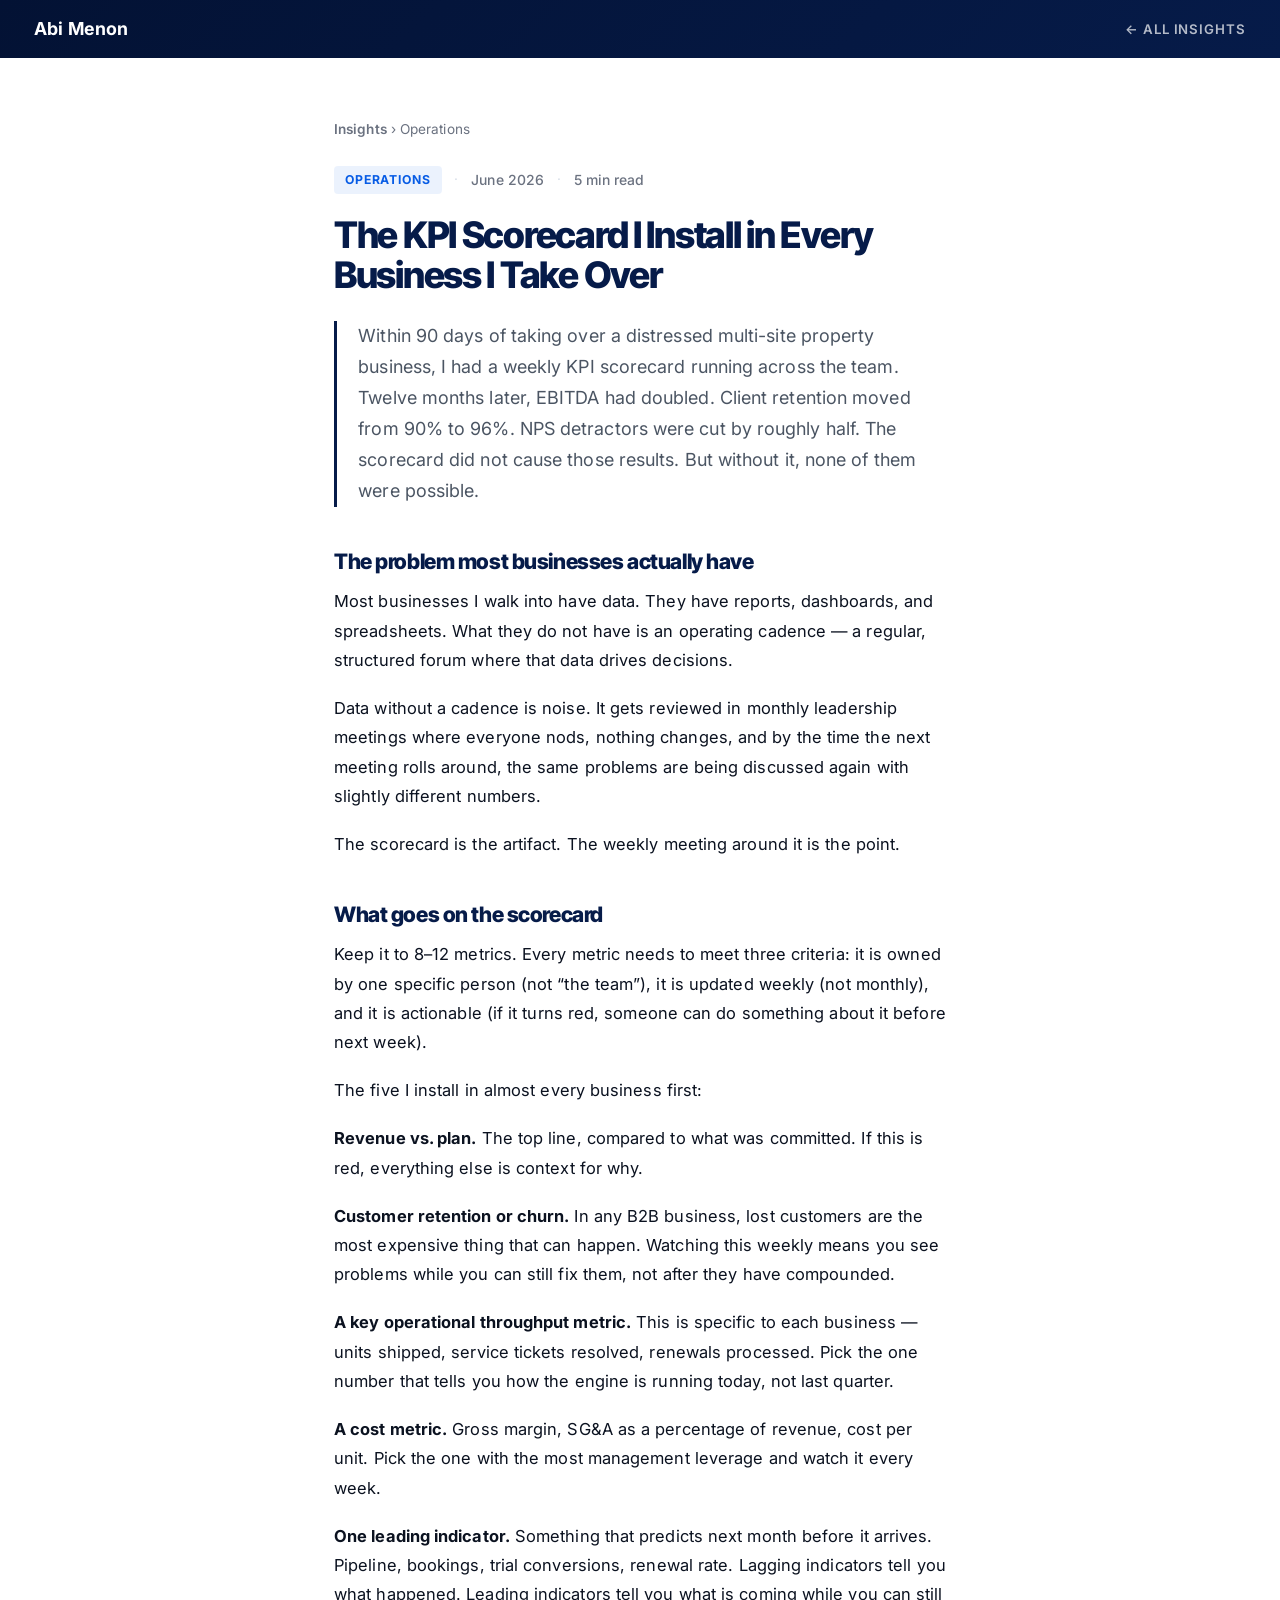
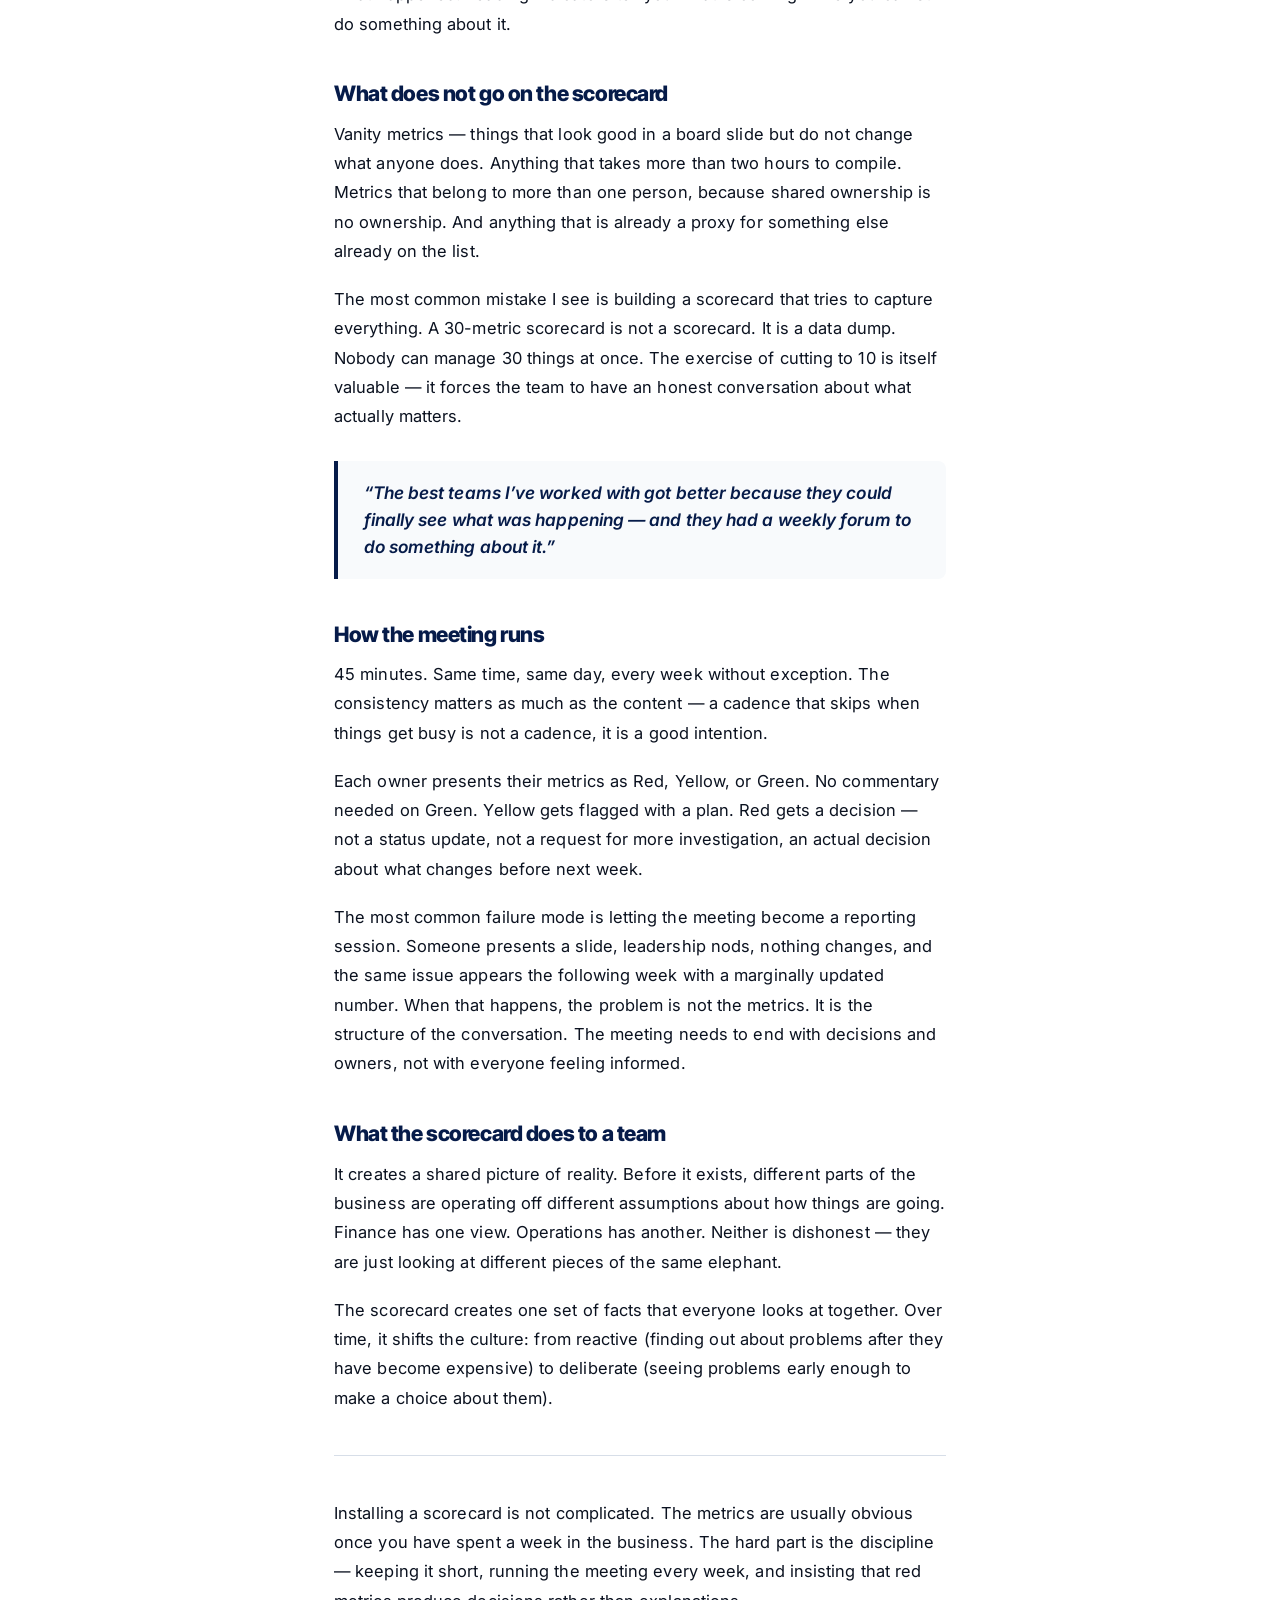
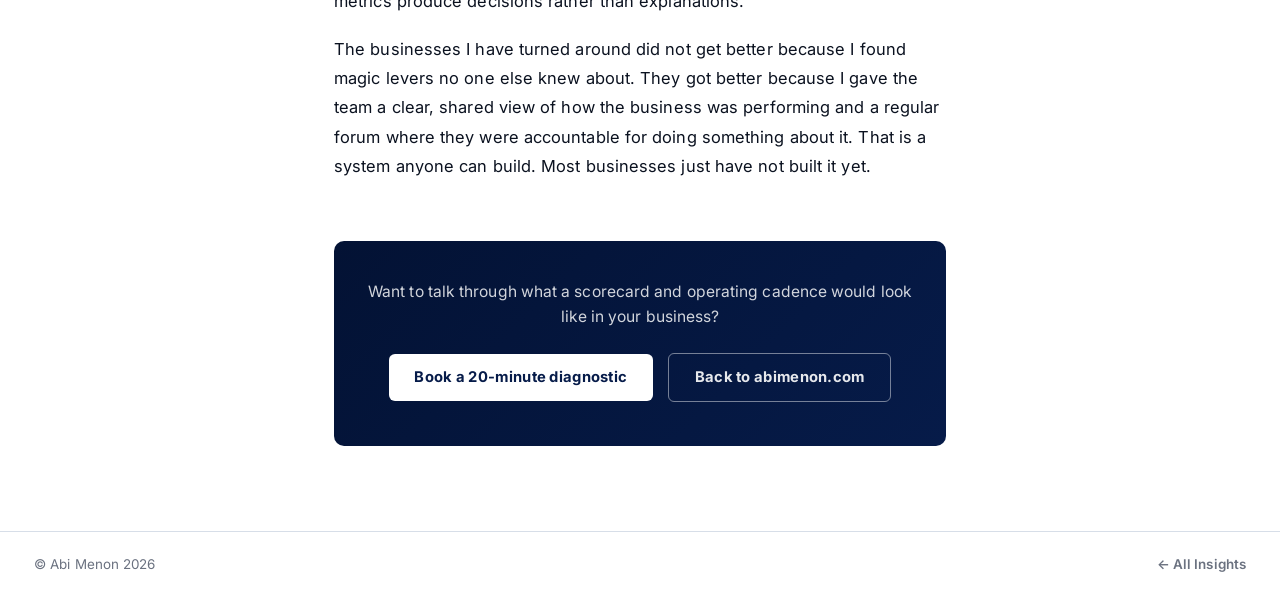
<file: insights/kpi-scorecard.html>
<!DOCTYPE HTML>
<html lang="en">
<head>
  <meta charset="utf-8" />
  <meta name="viewport" content="width=device-width, initial-scale=1, user-scalable=no" />
  <title>The KPI Scorecard I Install in Every Business I Take Over | Abi Menon</title>
  <meta name="description" content="Most businesses have data. What they don't have is an operating cadence. The scorecard is the artifact. The weekly meeting around it is the point." />
  <link rel="icon" href="../images/favicon-48.png?v=4" type="image/png" sizes="48x48" />
  <link rel="preconnect" href="https://fonts.googleapis.com">
  <link rel="preconnect" href="https://fonts.gstatic.com" crossorigin>
  <link href="https://fonts.googleapis.com/css2?family=Inter:wght@400;500;600;700;800;900&family=Inter+Tight:wght@600;700;800;900&display=swap" rel="stylesheet">
  <link rel="stylesheet" href="insights.css" />
</head>
<body>

  <nav class="site-nav" aria-label="Site navigation">
    <a href="../index.html" class="site-nav-logo">Abi Menon</a>
    <a href="index.html" class="site-nav-back">&#8592; All Insights</a>
  </nav>

  <article class="article-wrap">

    <p class="article-breadcrumb"><a href="index.html">Insights</a> &rsaquo; Operations</p>

    <div class="article-meta">
      <span class="article-tag">Operations</span>
      <span class="article-meta-sep">&middot;</span>
      <span class="article-date">June 2026</span>
      <span class="article-meta-sep">&middot;</span>
      <span class="article-readtime">5 min read</span>
    </div>

    <h1 class="article-title">The KPI Scorecard I Install in Every Business I Take Over</h1>

    <p class="article-lead">Within 90 days of taking over a distressed multi-site property business, I had a weekly KPI scorecard running across the team. Twelve months later, EBITDA had doubled. Client retention moved from 90% to 96%. NPS detractors were cut by roughly half. The scorecard did not cause those results. But without it, none of them were possible.</p>

    <div class="article-body">

      <h2>The problem most businesses actually have</h2>

      <p>Most businesses I walk into have data. They have reports, dashboards, and spreadsheets. What they do not have is an operating cadence &mdash; a regular, structured forum where that data drives decisions.</p>

      <p>Data without a cadence is noise. It gets reviewed in monthly leadership meetings where everyone nods, nothing changes, and by the time the next meeting rolls around, the same problems are being discussed again with slightly different numbers.</p>

      <p>The scorecard is the artifact. The weekly meeting around it is the point.</p>

      <h2>What goes on the scorecard</h2>

      <p>Keep it to 8&ndash;12 metrics. Every metric needs to meet three criteria: it is owned by one specific person (not &ldquo;the team&rdquo;), it is updated weekly (not monthly), and it is actionable (if it turns red, someone can do something about it before next week).</p>

      <p>The five I install in almost every business first:</p>

      <p><strong>Revenue vs. plan.</strong> The top line, compared to what was committed. If this is red, everything else is context for why.</p>

      <p><strong>Customer retention or churn.</strong> In any B2B business, lost customers are the most expensive thing that can happen. Watching this weekly means you see problems while you can still fix them, not after they have compounded.</p>

      <p><strong>A key operational throughput metric.</strong> This is specific to each business &mdash; units shipped, service tickets resolved, renewals processed. Pick the one number that tells you how the engine is running today, not last quarter.</p>

      <p><strong>A cost metric.</strong> Gross margin, SG&amp;A as a percentage of revenue, cost per unit. Pick the one with the most management leverage and watch it every week.</p>

      <p><strong>One leading indicator.</strong> Something that predicts next month before it arrives. Pipeline, bookings, trial conversions, renewal rate. Lagging indicators tell you what happened. Leading indicators tell you what is coming while you can still do something about it.</p>

      <h2>What does not go on the scorecard</h2>

      <p>Vanity metrics &mdash; things that look good in a board slide but do not change what anyone does. Anything that takes more than two hours to compile. Metrics that belong to more than one person, because shared ownership is no ownership. And anything that is already a proxy for something else already on the list.</p>

      <p>The most common mistake I see is building a scorecard that tries to capture everything. A 30-metric scorecard is not a scorecard. It is a data dump. Nobody can manage 30 things at once. The exercise of cutting to 10 is itself valuable &mdash; it forces the team to have an honest conversation about what actually matters.</p>

      <div class="pull-quote">&ldquo;The best teams I&rsquo;ve worked with got better because they could finally see what was happening &mdash; and they had a weekly forum to do something about it.&rdquo;</div>

      <h2>How the meeting runs</h2>

      <p>45 minutes. Same time, same day, every week without exception. The consistency matters as much as the content &mdash; a cadence that skips when things get busy is not a cadence, it is a good intention.</p>

      <p>Each owner presents their metrics as Red, Yellow, or Green. No commentary needed on Green. Yellow gets flagged with a plan. Red gets a decision &mdash; not a status update, not a request for more investigation, an actual decision about what changes before next week.</p>

      <p>The most common failure mode is letting the meeting become a reporting session. Someone presents a slide, leadership nods, nothing changes, and the same issue appears the following week with a marginally updated number. When that happens, the problem is not the metrics. It is the structure of the conversation. The meeting needs to end with decisions and owners, not with everyone feeling informed.</p>

      <h2>What the scorecard does to a team</h2>

      <p>It creates a shared picture of reality. Before it exists, different parts of the business are operating off different assumptions about how things are going. Finance has one view. Operations has another. Neither is dishonest &mdash; they are just looking at different pieces of the same elephant.</p>

      <p>The scorecard creates one set of facts that everyone looks at together. Over time, it shifts the culture: from reactive (finding out about problems after they have become expensive) to deliberate (seeing problems early enough to make a choice about them).</p>

      <hr class="article-rule" />

      <p>Installing a scorecard is not complicated. The metrics are usually obvious once you have spent a week in the business. The hard part is the discipline &mdash; keeping it short, running the meeting every week, and insisting that red metrics produce decisions rather than explanations.</p>

      <p>The businesses I have turned around did not get better because I found magic levers no one else knew about. They got better because I gave the team a clear, shared view of how the business was performing and a regular forum where they were accountable for doing something about it. That is a system anyone can build. Most businesses just have not built it yet.</p>

    </div>

    <div class="article-cta">
      <p>Want to talk through what a scorecard and operating cadence would look like in your business?</p>
      <a href="https://scheduler.zoom.us/abi-menon/20-mins-with-abi" target="_blank" rel="noopener noreferrer" class="btn btn-white">Book a 20-minute diagnostic</a>
      <a href="../index.html" class="btn btn-outline-white">Back to abimenon.com</a>
    </div>

  </article>

  <footer class="insights-page-footer">
    <span>&copy; Abi Menon 2026</span>
    <a href="index.html">&#8592; All Insights</a>
  </footer>

</body>
</html>
</file>
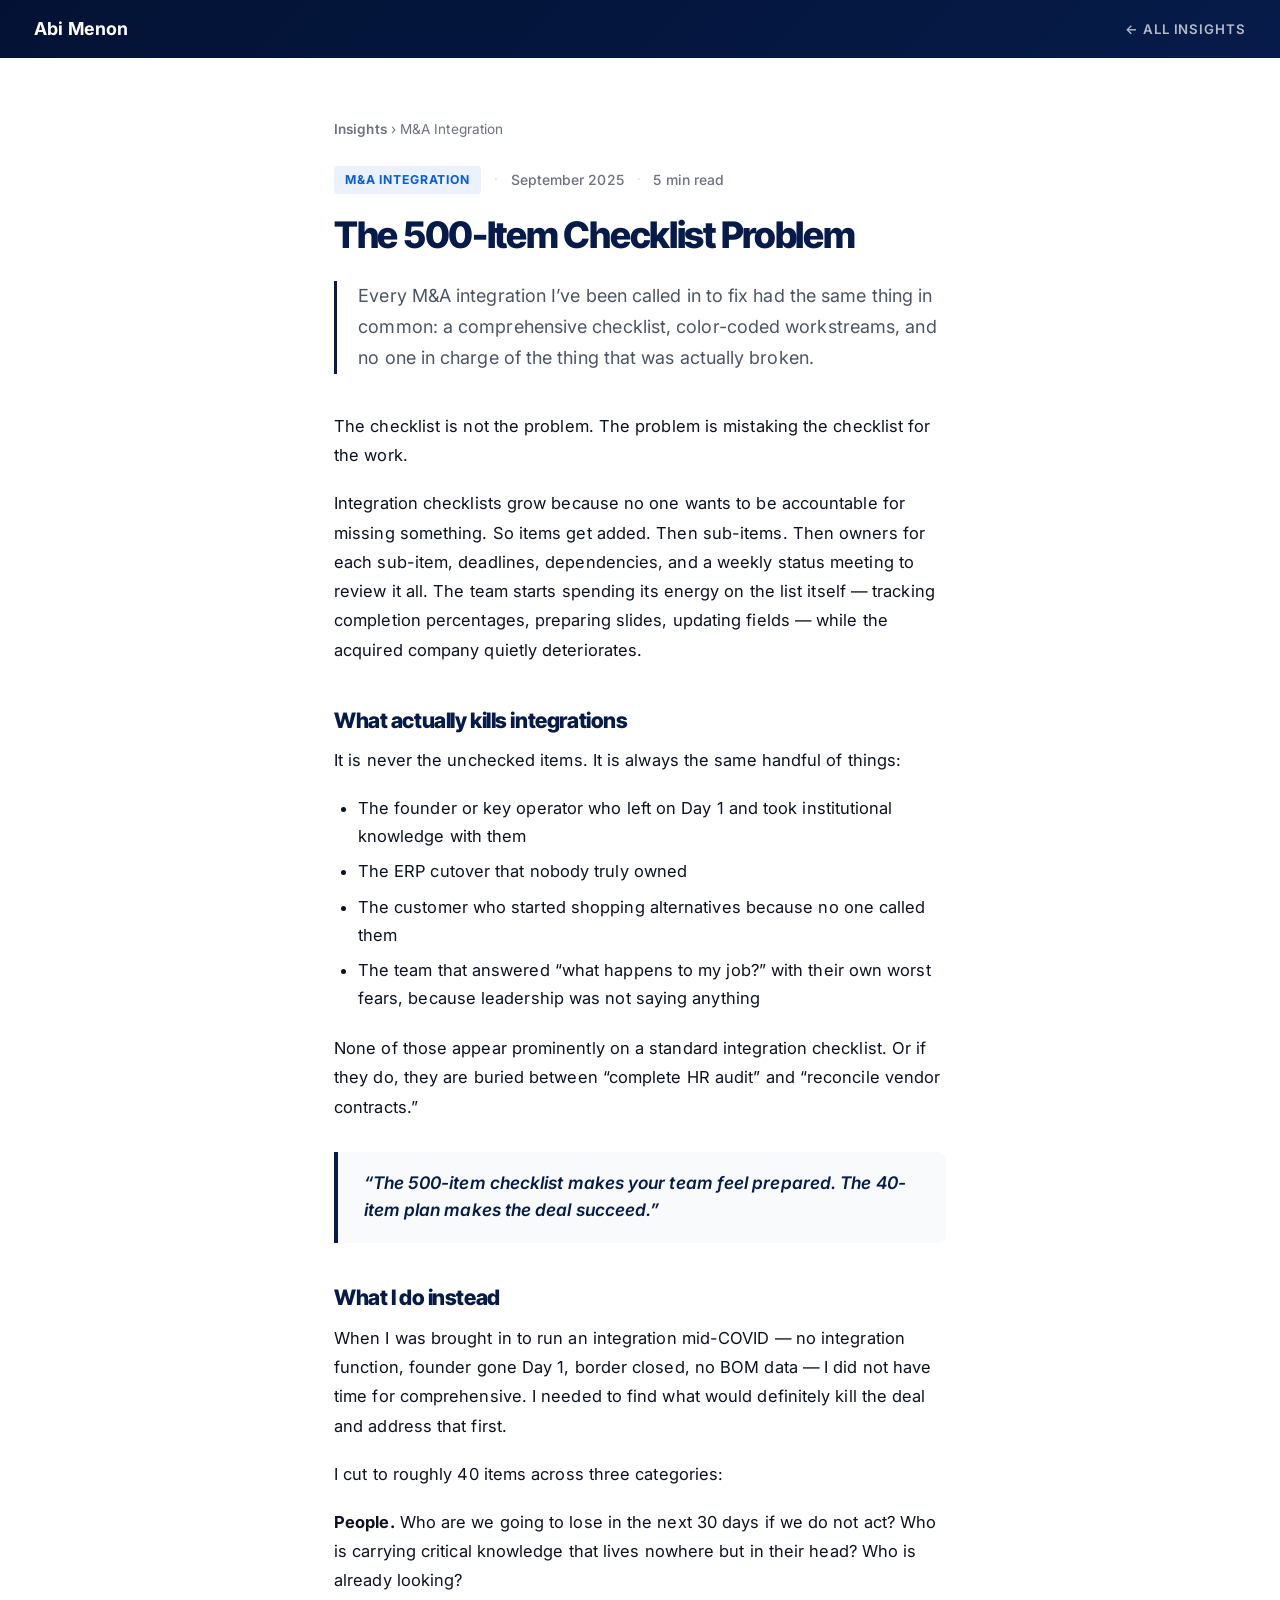
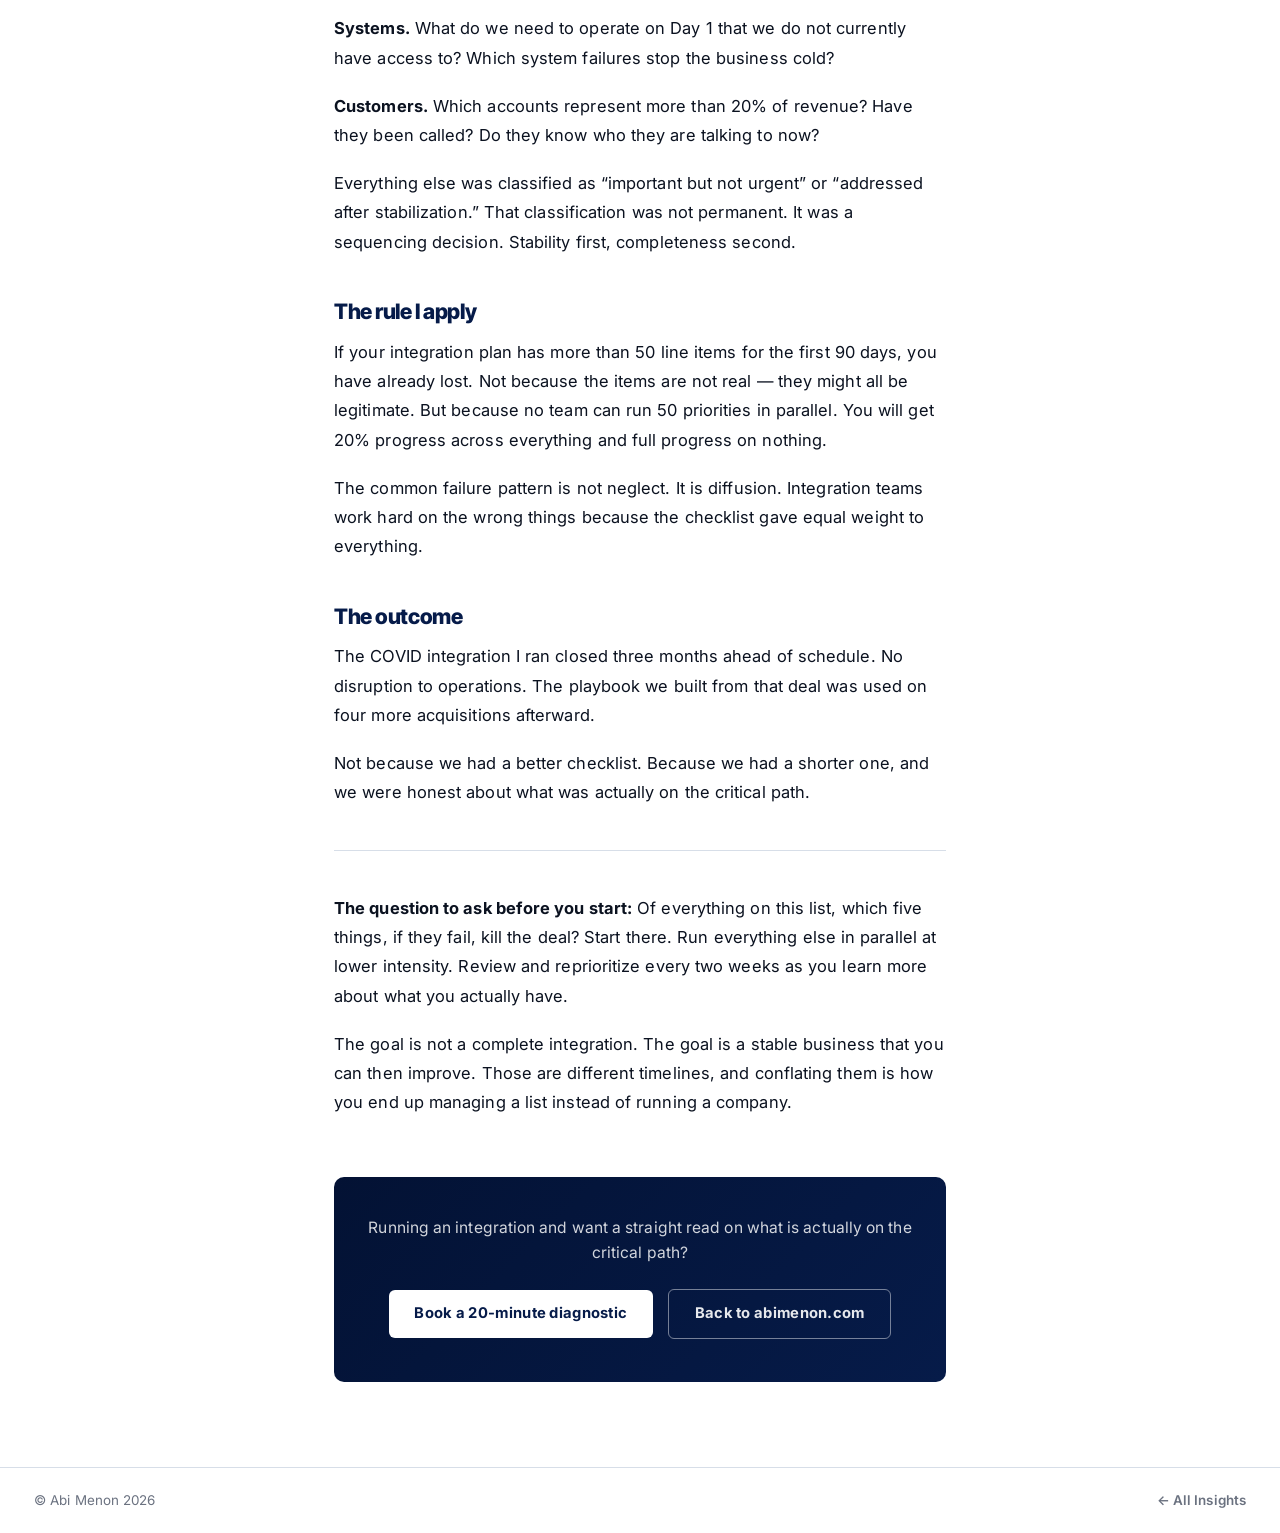
<file: insights/ma-checklist-problem.html>
<!DOCTYPE HTML>
<html lang="en">
<head>
  <meta charset="utf-8" />
  <meta name="viewport" content="width=device-width, initial-scale=1, user-scalable=no" />
  <title>The 500-Item Checklist Problem | Abi Menon</title>
  <meta name="description" content="Most M&A integrations fail not because of bad planning, but because teams lose sight of what actually matters. The checklist gives you comfort. The 40-item plan gets the deal done." />
  <link rel="icon" href="../images/favicon-48.png?v=4" type="image/png" sizes="48x48" />
  <link rel="preconnect" href="https://fonts.googleapis.com">
  <link rel="preconnect" href="https://fonts.gstatic.com" crossorigin>
  <link href="https://fonts.googleapis.com/css2?family=Inter:wght@400;500;600;700;800;900&family=Inter+Tight:wght@600;700;800;900&display=swap" rel="stylesheet">
  <link rel="stylesheet" href="insights.css" />
</head>
<body>

  <nav class="site-nav" aria-label="Site navigation">
    <a href="../index.html" class="site-nav-logo">Abi Menon</a>
    <a href="index.html" class="site-nav-back">&#8592; All Insights</a>
  </nav>

  <article class="article-wrap">

    <p class="article-breadcrumb"><a href="index.html">Insights</a> &rsaquo; M&amp;A Integration</p>

    <div class="article-meta">
      <span class="article-tag">M&amp;A Integration</span>
      <span class="article-meta-sep">&middot;</span>
      <span class="article-date">September 2025</span>
      <span class="article-meta-sep">&middot;</span>
      <span class="article-readtime">5 min read</span>
    </div>

    <h1 class="article-title">The 500-Item Checklist Problem</h1>

    <p class="article-lead">Every M&amp;A integration I&rsquo;ve been called in to fix had the same thing in common: a comprehensive checklist, color-coded workstreams, and no one in charge of the thing that was actually broken.</p>

    <div class="article-body">

      <p>The checklist is not the problem. The problem is mistaking the checklist for the work.</p>

      <p>Integration checklists grow because no one wants to be accountable for missing something. So items get added. Then sub-items. Then owners for each sub-item, deadlines, dependencies, and a weekly status meeting to review it all. The team starts spending its energy on the list itself &mdash; tracking completion percentages, preparing slides, updating fields &mdash; while the acquired company quietly deteriorates.</p>

      <h2>What actually kills integrations</h2>

      <p>It is never the unchecked items. It is always the same handful of things:</p>

      <ul>
        <li>The founder or key operator who left on Day 1 and took institutional knowledge with them</li>
        <li>The ERP cutover that nobody truly owned</li>
        <li>The customer who started shopping alternatives because no one called them</li>
        <li>The team that answered &ldquo;what happens to my job?&rdquo; with their own worst fears, because leadership was not saying anything</li>
      </ul>

      <p>None of those appear prominently on a standard integration checklist. Or if they do, they are buried between &ldquo;complete HR audit&rdquo; and &ldquo;reconcile vendor contracts.&rdquo;</p>

      <div class="pull-quote">&ldquo;The 500-item checklist makes your team feel prepared. The 40-item plan makes the deal succeed.&rdquo;</div>

      <h2>What I do instead</h2>

      <p>When I was brought in to run an integration mid-COVID &mdash; no integration function, founder gone Day 1, border closed, no BOM data &mdash; I did not have time for comprehensive. I needed to find what would definitely kill the deal and address that first.</p>

      <p>I cut to roughly 40 items across three categories:</p>

      <p><strong>People.</strong> Who are we going to lose in the next 30 days if we do not act? Who is carrying critical knowledge that lives nowhere but in their head? Who is already looking?</p>

      <p><strong>Systems.</strong> What do we need to operate on Day 1 that we do not currently have access to? Which system failures stop the business cold?</p>

      <p><strong>Customers.</strong> Which accounts represent more than 20% of revenue? Have they been called? Do they know who they are talking to now?</p>

      <p>Everything else was classified as &ldquo;important but not urgent&rdquo; or &ldquo;addressed after stabilization.&rdquo; That classification was not permanent. It was a sequencing decision. Stability first, completeness second.</p>

      <h2>The rule I apply</h2>

      <p>If your integration plan has more than 50 line items for the first 90 days, you have already lost. Not because the items are not real &mdash; they might all be legitimate. But because no team can run 50 priorities in parallel. You will get 20% progress across everything and full progress on nothing.</p>

      <p>The common failure pattern is not neglect. It is diffusion. Integration teams work hard on the wrong things because the checklist gave equal weight to everything.</p>

      <h2>The outcome</h2>

      <p>The COVID integration I ran closed three months ahead of schedule. No disruption to operations. The playbook we built from that deal was used on four more acquisitions afterward.</p>

      <p>Not because we had a better checklist. Because we had a shorter one, and we were honest about what was actually on the critical path.</p>

      <hr class="article-rule" />

      <p><strong>The question to ask before you start:</strong> Of everything on this list, which five things, if they fail, kill the deal? Start there. Run everything else in parallel at lower intensity. Review and reprioritize every two weeks as you learn more about what you actually have.</p>

      <p>The goal is not a complete integration. The goal is a stable business that you can then improve. Those are different timelines, and conflating them is how you end up managing a list instead of running a company.</p>

    </div>

    <div class="article-cta">
      <p>Running an integration and want a straight read on what is actually on the critical path?</p>
      <a href="https://scheduler.zoom.us/abi-menon/20-mins-with-abi" target="_blank" rel="noopener noreferrer" class="btn btn-white">Book a 20-minute diagnostic</a>
      <a href="../index.html" class="btn btn-outline-white">Back to abimenon.com</a>
    </div>

  </article>

  <footer class="insights-page-footer">
    <span>&copy; Abi Menon 2026</span>
    <a href="index.html">&#8592; All Insights</a>
  </footer>

</body>
</html>
</file>
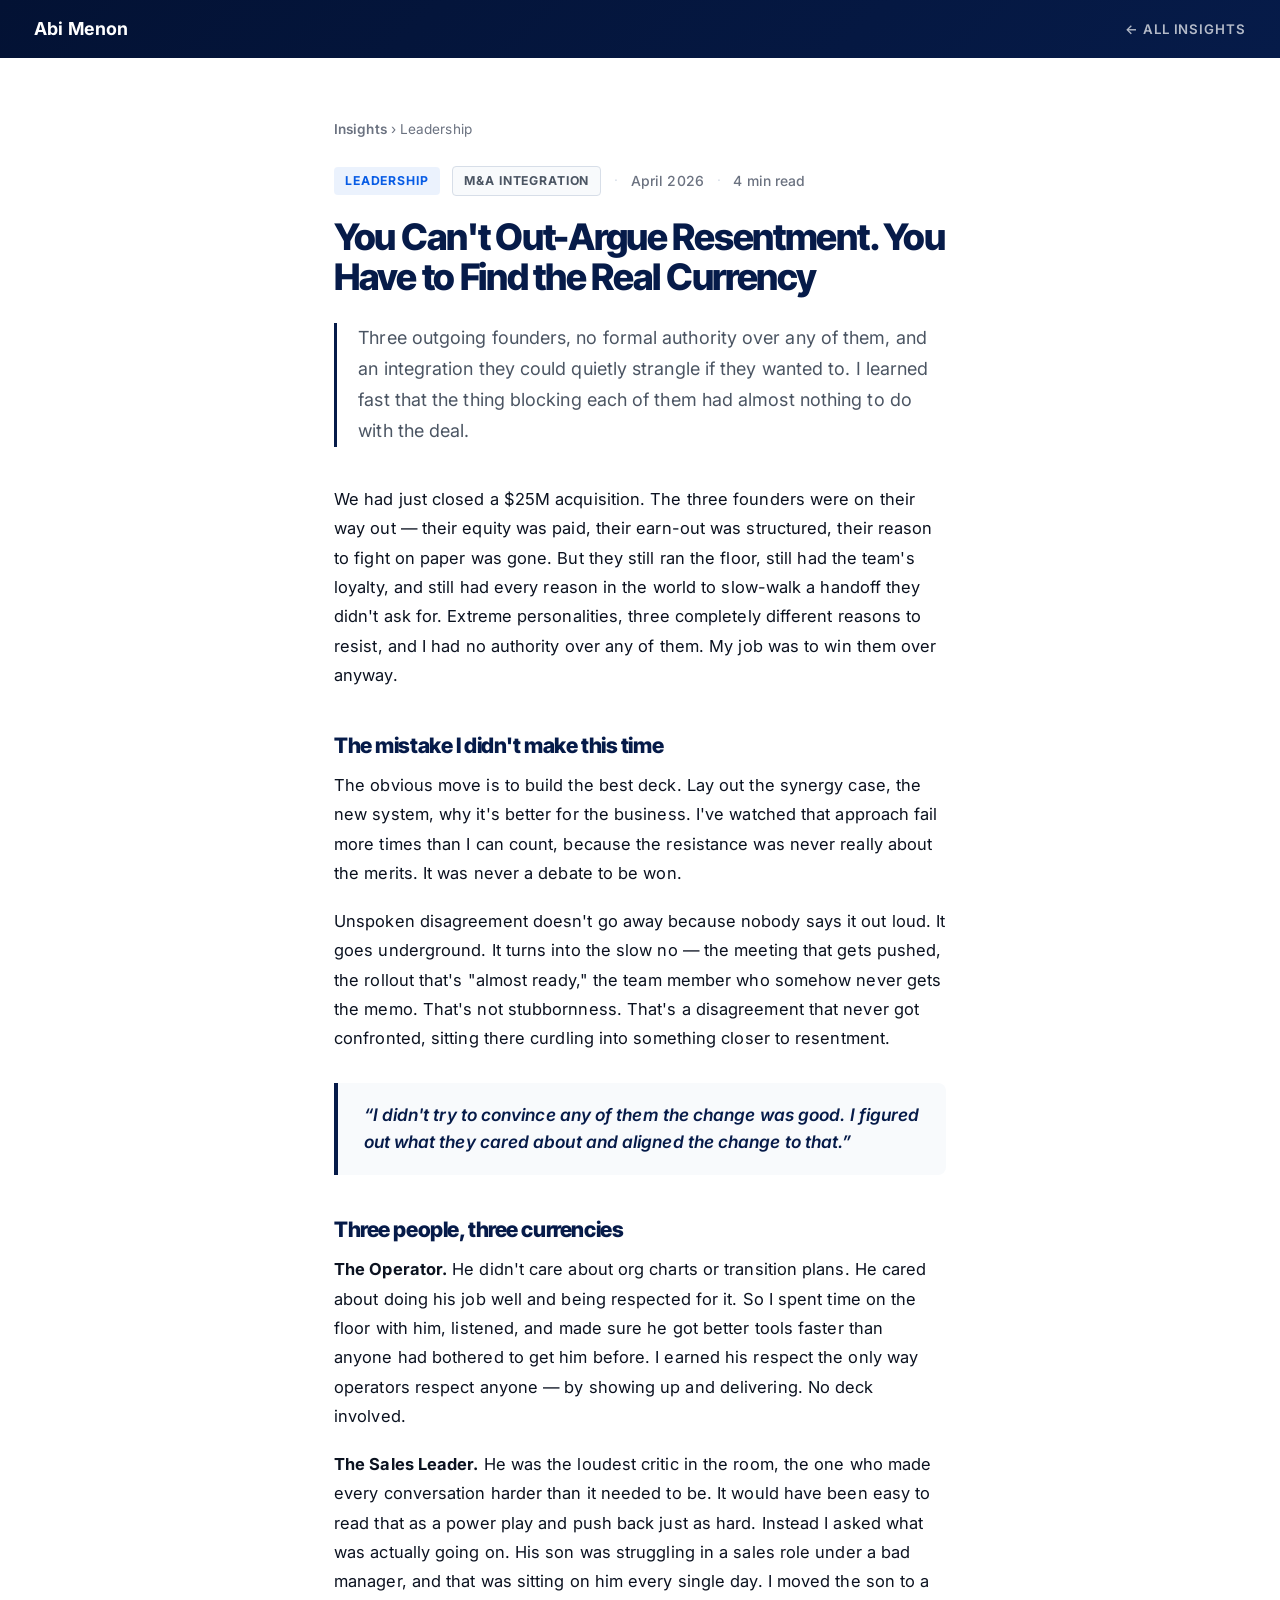
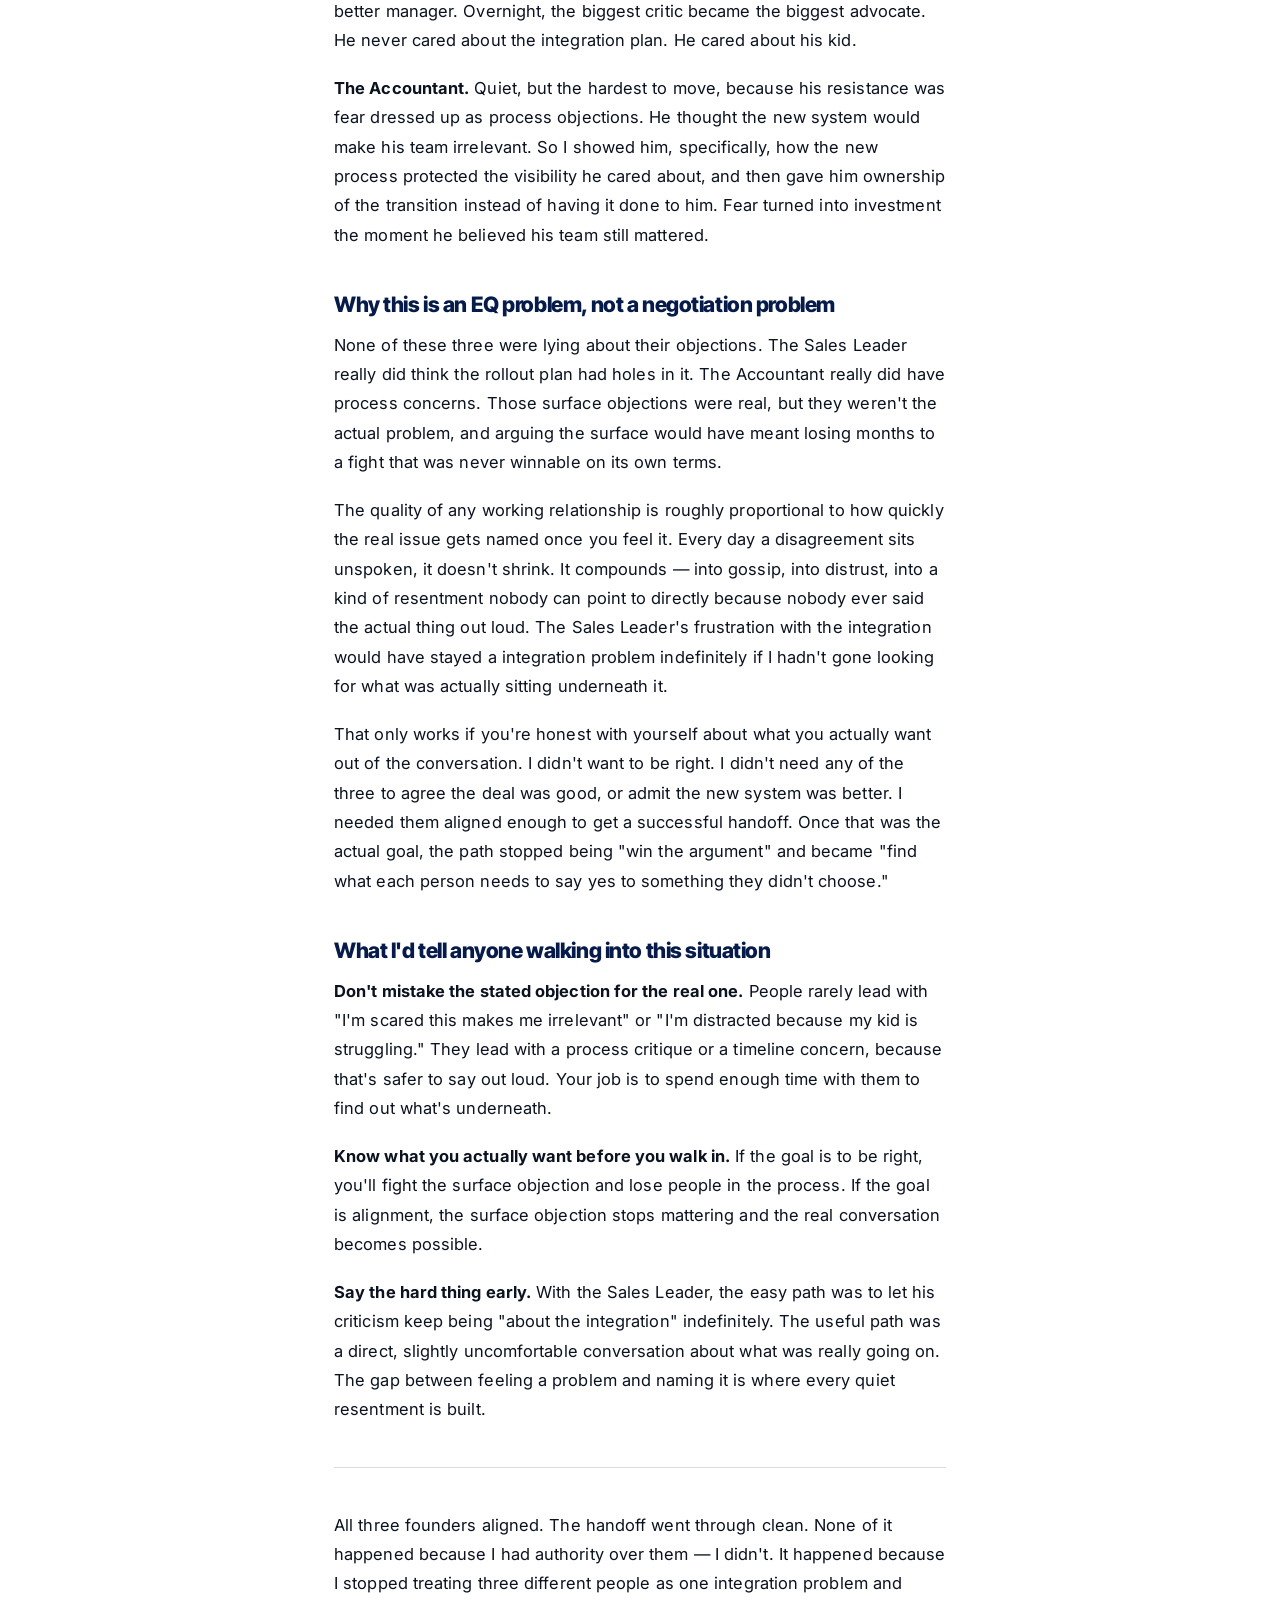
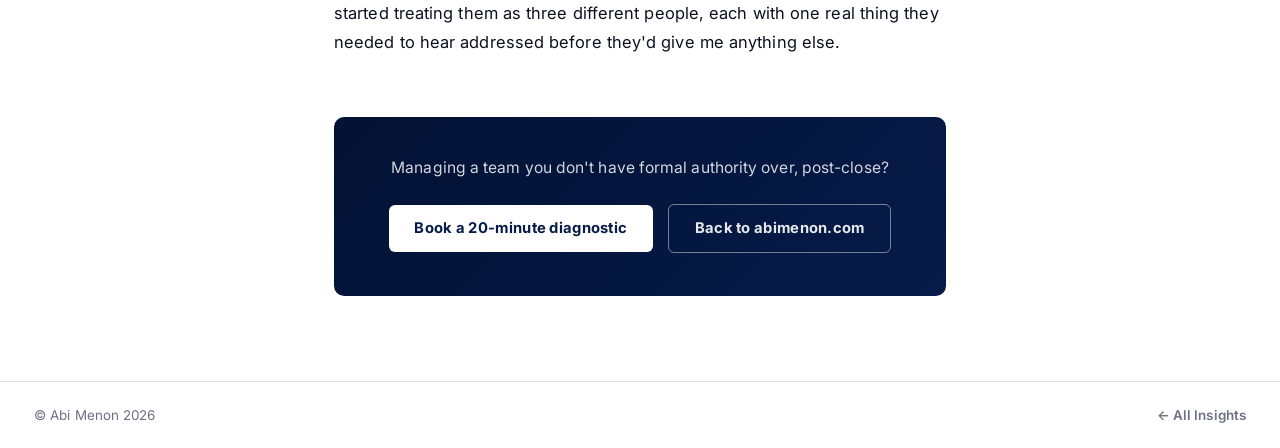
<file: insights/real-currency.html>
<!DOCTYPE HTML>
<html lang="en">
<head>
  <meta charset="utf-8" />
  <meta name="viewport" content="width=device-width, initial-scale=1, user-scalable=no" />
  <title>You Can't Out-Argue Resentment. You Have to Find the Real Currency | Abi Menon</title>
  <meta name="description" content="Three outgoing founders were quietly blocking an integration, each for a different reason. Convincing them the change was good never worked. Finding what they actually cared about did." />
  <link rel="icon" href="../images/favicon-48.png?v=4" type="image/png" sizes="48x48" />
  <link rel="preconnect" href="https://fonts.googleapis.com">
  <link rel="preconnect" href="https://fonts.gstatic.com" crossorigin>
  <link href="https://fonts.googleapis.com/css2?family=Inter:wght@400;500;600;700;800;900&family=Inter+Tight:wght@600;700;800;900&display=swap" rel="stylesheet">
  <link rel="stylesheet" href="insights.css" />
</head>
<body>

  <nav class="site-nav" aria-label="Site navigation">
    <a href="../index.html" class="site-nav-logo">Abi Menon</a>
    <a href="index.html" class="site-nav-back">&#8592; All Insights</a>
  </nav>

  <article class="article-wrap">

    <p class="article-breadcrumb"><a href="index.html">Insights</a> &rsaquo; Leadership</p>

    <div class="article-meta">
      <span class="article-tag">Leadership</span>
      <span class="article-tag article-tag--secondary">M&amp;A Integration</span>
      <span class="article-meta-sep">&middot;</span>
      <span class="article-date">April 2026</span>
      <span class="article-meta-sep">&middot;</span>
      <span class="article-readtime">4 min read</span>
    </div>

    <h1 class="article-title">You Can't Out-Argue Resentment. You Have to Find the Real Currency</h1>

    <p class="article-lead">Three outgoing founders, no formal authority over any of them, and an integration they could quietly strangle if they wanted to. I learned fast that the thing blocking each of them had almost nothing to do with the deal.</p>

    <div class="article-body">

      <p>We had just closed a $25M acquisition. The three founders were on their way out &mdash; their equity was paid, their earn-out was structured, their reason to fight on paper was gone. But they still ran the floor, still had the team's loyalty, and still had every reason in the world to slow-walk a handoff they didn't ask for. Extreme personalities, three completely different reasons to resist, and I had no authority over any of them. My job was to win them over anyway.</p>

      <h2>The mistake I didn't make this time</h2>

      <p>The obvious move is to build the best deck. Lay out the synergy case, the new system, why it's better for the business. I've watched that approach fail more times than I can count, because the resistance was never really about the merits. It was never a debate to be won.</p>

      <p>Unspoken disagreement doesn't go away because nobody says it out loud. It goes underground. It turns into the slow no &mdash; the meeting that gets pushed, the rollout that's "almost ready," the team member who somehow never gets the memo. That's not stubbornness. That's a disagreement that never got confronted, sitting there curdling into something closer to resentment.</p>

      <div class="pull-quote">&ldquo;I didn't try to convince any of them the change was good. I figured out what they cared about and aligned the change to that.&rdquo;</div>

      <h2>Three people, three currencies</h2>

      <p><strong>The Operator.</strong> He didn't care about org charts or transition plans. He cared about doing his job well and being respected for it. So I spent time on the floor with him, listened, and made sure he got better tools faster than anyone had bothered to get him before. I earned his respect the only way operators respect anyone &mdash; by showing up and delivering. No deck involved.</p>

      <p><strong>The Sales Leader.</strong> He was the loudest critic in the room, the one who made every conversation harder than it needed to be. It would have been easy to read that as a power play and push back just as hard. Instead I asked what was actually going on. His son was struggling in a sales role under a bad manager, and that was sitting on him every single day. I moved the son to a better manager. Overnight, the biggest critic became the biggest advocate. He never cared about the integration plan. He cared about his kid.</p>

      <p><strong>The Accountant.</strong> Quiet, but the hardest to move, because his resistance was fear dressed up as process objections. He thought the new system would make his team irrelevant. So I showed him, specifically, how the new process protected the visibility he cared about, and then gave him ownership of the transition instead of having it done to him. Fear turned into investment the moment he believed his team still mattered.</p>

      <h2>Why this is an EQ problem, not a negotiation problem</h2>

      <p>None of these three were lying about their objections. The Sales Leader really did think the rollout plan had holes in it. The Accountant really did have process concerns. Those surface objections were real, but they weren't the actual problem, and arguing the surface would have meant losing months to a fight that was never winnable on its own terms.</p>

      <p>The quality of any working relationship is roughly proportional to how quickly the real issue gets named once you feel it. Every day a disagreement sits unspoken, it doesn't shrink. It compounds &mdash; into gossip, into distrust, into a kind of resentment nobody can point to directly because nobody ever said the actual thing out loud. The Sales Leader's frustration with the integration would have stayed a integration problem indefinitely if I hadn't gone looking for what was actually sitting underneath it.</p>

      <p>That only works if you're honest with yourself about what you actually want out of the conversation. I didn't want to be right. I didn't need any of the three to agree the deal was good, or admit the new system was better. I needed them aligned enough to get a successful handoff. Once that was the actual goal, the path stopped being "win the argument" and became "find what each person needs to say yes to something they didn't choose."

      <h2>What I'd tell anyone walking into this situation</h2>

      <p><strong>Don't mistake the stated objection for the real one.</strong> People rarely lead with "I'm scared this makes me irrelevant" or "I'm distracted because my kid is struggling." They lead with a process critique or a timeline concern, because that's safer to say out loud. Your job is to spend enough time with them to find out what's underneath.</p>

      <p><strong>Know what you actually want before you walk in.</strong> If the goal is to be right, you'll fight the surface objection and lose people in the process. If the goal is alignment, the surface objection stops mattering and the real conversation becomes possible.</p>

      <p><strong>Say the hard thing early.</strong> With the Sales Leader, the easy path was to let his criticism keep being "about the integration" indefinitely. The useful path was a direct, slightly uncomfortable conversation about what was really going on. The gap between feeling a problem and naming it is where every quiet resentment is built.</p>

      <hr class="article-rule" />

      <p>All three founders aligned. The handoff went through clean. None of it happened because I had authority over them &mdash; I didn't. It happened because I stopped treating three different people as one integration problem and started treating them as three different people, each with one real thing they needed to hear addressed before they'd give me anything else.</p>

    </div>

    <div class="article-cta">
      <p>Managing a team you don't have formal authority over, post-close?</p>
      <a href="https://scheduler.zoom.us/abi-menon/20-mins-with-abi" target="_blank" rel="noopener noreferrer" class="btn btn-white">Book a 20-minute diagnostic</a>
      <a href="../index.html" class="btn btn-outline-white">Back to abimenon.com</a>
    </div>

  </article>

  <footer class="insights-page-footer">
    <span>&copy; Abi Menon 2026</span>
    <a href="index.html">&#8592; All Insights</a>
  </footer>

</body>
</html>
</file>
<file: insights/insights.css>
/* Shared styles for all insights pages — abimenon.com */
:root {
  --ink: #0B1220;
  --navy: #061B49;
  --navy-dark: #031234;
  --muted: #4B5563;
  --muted-light: #6B7280;
  --line: #D7DEE8;
  --panel: #F8FAFC;
  --accent: #006B5B;
  --accent-blue: #075CE5;
}

*, *::before, *::after { box-sizing: border-box; margin: 0; padding: 0; }
html { font-size: 17px; -webkit-font-smoothing: antialiased; -moz-osx-font-smoothing: grayscale; }

body {
  font-family: "Inter", "Helvetica Neue", Arial, sans-serif;
  color: var(--ink);
  background: #ffffff;
  line-height: 1.7;
  letter-spacing: 0.005em;
}

/* ── NAV ── */
.site-nav {
  background: linear-gradient(135deg, var(--navy-dark) 0%, var(--navy) 100%);
  padding: 0 2rem;
  display: flex;
  align-items: center;
  justify-content: space-between;
  height: 58px;
  position: sticky;
  top: 0;
  z-index: 100;
}
.site-nav-logo {
  font-family: "Inter", sans-serif;
  font-size: 1.05rem;
  font-weight: 700;
  color: #fff;
  text-decoration: none;
  letter-spacing: 0.01em;
}
.site-nav-back {
  font-size: 0.78rem;
  font-weight: 600;
  color: rgba(255,255,255,0.7);
  text-decoration: none;
  letter-spacing: 0.07em;
  text-transform: uppercase;
  transition: color 0.15s;
}
.site-nav-back:hover { color: #fff; }

/* ── ARTICLE LAYOUT ── */
.article-wrap {
  max-width: 680px;
  margin: 0 auto;
  padding: 3.5rem 2rem 5rem;
}

.article-breadcrumb {
  font-size: 0.8rem;
  color: var(--muted-light);
  margin-bottom: 1.5rem;
}
.article-breadcrumb a {
  color: var(--muted-light);
  text-decoration: none;
  font-weight: 600;
}
.article-breadcrumb a:hover { color: var(--navy); }

.article-meta {
  display: flex;
  flex-wrap: wrap;
  align-items: center;
  gap: 0.6rem 0.75rem;
  margin-bottom: 1.25rem;
}
.article-tag {
  font-size: 0.72rem;
  font-weight: 700;
  letter-spacing: 0.07em;
  text-transform: uppercase;
  color: var(--accent-blue);
  background: rgba(7,92,229,0.08);
  padding: 0.2rem 0.65rem;
  border-radius: 4px;
}
.article-tag--secondary {
  color: var(--muted);
  background: var(--panel);
  border: 1px solid var(--line);
}
.article-date, .article-readtime {
  font-size: 0.82rem;
  color: var(--muted-light);
  font-weight: 500;
}
.article-meta-sep { color: var(--line); font-size: 0.8rem; }

h1.article-title {
  font-family: "Inter Tight", "Inter", sans-serif;
  font-size: 2.15rem;
  font-weight: 800;
  letter-spacing: -0.035em;
  color: var(--navy);
  line-height: 1.1;
  margin-bottom: 1.5rem;
}

.article-lead {
  font-size: 1.06rem;
  color: var(--muted);
  line-height: 1.72;
  margin-bottom: 2.25rem;
  border-left: 3px solid var(--navy);
  padding-left: 1.25rem;
}

/* ── ARTICLE BODY ── */
.article-body h2 {
  font-family: "Inter Tight", "Inter", sans-serif;
  font-size: 1.25rem;
  font-weight: 800;
  letter-spacing: -0.02em;
  color: var(--navy);
  margin: 2.5rem 0 0.75rem;
  line-height: 1.2;
}
.article-body p {
  font-size: 0.97rem;
  line-height: 1.78;
  color: var(--ink);
  margin-bottom: 1.1rem;
}
.article-body ul, .article-body ol {
  padding-left: 1.4rem;
  margin-bottom: 1.25rem;
}
.article-body li {
  font-size: 0.97rem;
  line-height: 1.72;
  color: var(--ink);
  margin-bottom: 0.4rem;
}
.article-body strong { font-weight: 700; color: var(--ink); }

.pull-quote {
  background: var(--panel);
  border-left: 4px solid var(--navy);
  padding: 1.1rem 1.5rem;
  margin: 1.75rem 0;
  border-radius: 0 8px 8px 0;
  font-size: 1.02rem;
  font-weight: 600;
  color: var(--navy);
  line-height: 1.55;
  font-style: italic;
}

.article-rule {
  border: none;
  border-top: 1px solid var(--line);
  margin: 2.5rem 0;
}

/* ── ARTICLE CTA ── */
.article-cta {
  margin-top: 3.5rem;
  background: linear-gradient(135deg, var(--navy-dark) 0%, var(--navy) 100%);
  border-radius: 10px;
  padding: 2.25rem 2rem;
  text-align: center;
}
.article-cta p {
  color: rgba(255,255,255,0.82);
  font-size: 0.92rem;
  margin-bottom: 1.1rem;
  line-height: 1.6;
}
.btn {
  display: inline-block;
  padding: 0.65rem 1.5rem;
  border-radius: 6px;
  font-family: "Inter", sans-serif;
  font-size: 0.87rem;
  font-weight: 700;
  text-decoration: none;
  letter-spacing: 0.02em;
  transition: opacity 0.15s;
  margin: 0.3rem;
}
.btn:hover { opacity: 0.82; }
.btn-white { background: #fff; color: var(--navy); }
.btn-outline-white { background: transparent; border: 1.5px solid rgba(255,255,255,0.45); color: rgba(255,255,255,0.9); }

/* ── PAGE FOOTER ── */
.insights-page-footer {
  border-top: 1px solid var(--line);
  padding: 1.25rem 2rem;
  display: flex;
  justify-content: space-between;
  align-items: center;
  flex-wrap: wrap;
  gap: 0.75rem;
  font-size: 0.79rem;
  color: var(--muted-light);
}
.insights-page-footer a {
  color: var(--muted-light);
  text-decoration: none;
  font-weight: 600;
}
.insights-page-footer a:hover { color: var(--navy); }

/* ── RESPONSIVE ── */
@media (max-width: 640px) {
  .site-nav { padding: 0 1.25rem; }
  .article-wrap { padding: 2.25rem 1.25rem 4rem; }
  h1.article-title { font-size: 1.65rem; }
  .article-cta { padding: 1.75rem 1.25rem; }
  .insights-page-footer { flex-direction: column; align-items: flex-start; }
}
</file>
<file: demo/dashboard/_next/static/chunks/0tyw6wv25a493.css>
@font-face{font-family:"Source Sans 3";font-style:normal;font-weight:400;font-display:swap;src:url(../media/da8a9dd0d68e512b-s.075ksw~sx6hmf.woff2)format("woff2");unicode-range:U+460-52F,U+1C80-1C8A,U+20B4,U+2DE0-2DFF,U+A640-A69F,U+FE2E-FE2F}@font-face{font-family:"Source Sans 3";font-style:normal;font-weight:400;font-display:swap;src:url(../media/94b4a5dc1fe84361-s.152ftqe40mrji.woff2)format("woff2");unicode-range:U+301,U+400-45F,U+490-491,U+4B0-4B1,U+2116}@font-face{font-family:"Source Sans 3";font-style:normal;font-weight:400;font-display:swap;src:url(../media/ff5be760267bb4bc-s.0.82snbe0x2a8.woff2)format("woff2");unicode-range:U+1F??}@font-face{font-family:"Source Sans 3";font-style:normal;font-weight:400;font-display:swap;src:url(../media/99596c30eb072d3c-s.0s6~0_kovb3c2.woff2)format("woff2");unicode-range:U+370-377,U+37A-37F,U+384-38A,U+38C,U+38E-3A1,U+3A3-3FF}@font-face{font-family:"Source Sans 3";font-style:normal;font-weight:400;font-display:swap;src:url(../media/e5864b32625b6bc3-s.06wztka3punf6.woff2)format("woff2");unicode-range:U+102-103,U+110-111,U+128-129,U+168-169,U+1A0-1A1,U+1AF-1B0,U+300-301,U+303-304,U+308-309,U+323,U+329,U+1EA0-1EF9,U+20AB}@font-face{font-family:"Source Sans 3";font-style:normal;font-weight:400;font-display:swap;src:url(../media/e285ad1a914469f0-s.0d9dgiv-6zu4j.woff2)format("woff2");unicode-range:U+100-2BA,U+2BD-2C5,U+2C7-2CC,U+2CE-2D7,U+2DD-2FF,U+304,U+308,U+329,U+1D00-1DBF,U+1E00-1E9F,U+1EF2-1EFF,U+2020,U+20A0-20AB,U+20AD-20C0,U+2113,U+2C60-2C7F,U+A720-A7FF}@font-face{font-family:"Source Sans 3";font-style:normal;font-weight:400;font-display:swap;src:url(../media/47df9ba1c7236d3b-s.p.0cqfp9mgbqxvb.woff2)format("woff2");unicode-range:U+??,U+131,U+152-153,U+2BB-2BC,U+2C6,U+2DA,U+2DC,U+304,U+308,U+329,U+2000-206F,U+20AC,U+2122,U+2191,U+2193,U+2212,U+2215,U+FEFF,U+FFFD}@font-face{font-family:"Source Sans 3";font-style:normal;font-weight:500;font-display:swap;src:url(../media/da8a9dd0d68e512b-s.075ksw~sx6hmf.woff2)format("woff2");unicode-range:U+460-52F,U+1C80-1C8A,U+20B4,U+2DE0-2DFF,U+A640-A69F,U+FE2E-FE2F}@font-face{font-family:"Source Sans 3";font-style:normal;font-weight:500;font-display:swap;src:url(../media/94b4a5dc1fe84361-s.152ftqe40mrji.woff2)format("woff2");unicode-range:U+301,U+400-45F,U+490-491,U+4B0-4B1,U+2116}@font-face{font-family:"Source Sans 3";font-style:normal;font-weight:500;font-display:swap;src:url(../media/ff5be760267bb4bc-s.0.82snbe0x2a8.woff2)format("woff2");unicode-range:U+1F??}@font-face{font-family:"Source Sans 3";font-style:normal;font-weight:500;font-display:swap;src:url(../media/99596c30eb072d3c-s.0s6~0_kovb3c2.woff2)format("woff2");unicode-range:U+370-377,U+37A-37F,U+384-38A,U+38C,U+38E-3A1,U+3A3-3FF}@font-face{font-family:"Source Sans 3";font-style:normal;font-weight:500;font-display:swap;src:url(../media/e5864b32625b6bc3-s.06wztka3punf6.woff2)format("woff2");unicode-range:U+102-103,U+110-111,U+128-129,U+168-169,U+1A0-1A1,U+1AF-1B0,U+300-301,U+303-304,U+308-309,U+323,U+329,U+1EA0-1EF9,U+20AB}@font-face{font-family:"Source Sans 3";font-style:normal;font-weight:500;font-display:swap;src:url(../media/e285ad1a914469f0-s.0d9dgiv-6zu4j.woff2)format("woff2");unicode-range:U+100-2BA,U+2BD-2C5,U+2C7-2CC,U+2CE-2D7,U+2DD-2FF,U+304,U+308,U+329,U+1D00-1DBF,U+1E00-1E9F,U+1EF2-1EFF,U+2020,U+20A0-20AB,U+20AD-20C0,U+2113,U+2C60-2C7F,U+A720-A7FF}@font-face{font-family:"Source Sans 3";font-style:normal;font-weight:500;font-display:swap;src:url(../media/47df9ba1c7236d3b-s.p.0cqfp9mgbqxvb.woff2)format("woff2");unicode-range:U+??,U+131,U+152-153,U+2BB-2BC,U+2C6,U+2DA,U+2DC,U+304,U+308,U+329,U+2000-206F,U+20AC,U+2122,U+2191,U+2193,U+2212,U+2215,U+FEFF,U+FFFD}@font-face{font-family:"Source Sans 3";font-style:normal;font-weight:600;font-display:swap;src:url(../media/da8a9dd0d68e512b-s.075ksw~sx6hmf.woff2)format("woff2");unicode-range:U+460-52F,U+1C80-1C8A,U+20B4,U+2DE0-2DFF,U+A640-A69F,U+FE2E-FE2F}@font-face{font-family:"Source Sans 3";font-style:normal;font-weight:600;font-display:swap;src:url(../media/94b4a5dc1fe84361-s.152ftqe40mrji.woff2)format("woff2");unicode-range:U+301,U+400-45F,U+490-491,U+4B0-4B1,U+2116}@font-face{font-family:"Source Sans 3";font-style:normal;font-weight:600;font-display:swap;src:url(../media/ff5be760267bb4bc-s.0.82snbe0x2a8.woff2)format("woff2");unicode-range:U+1F??}@font-face{font-family:"Source Sans 3";font-style:normal;font-weight:600;font-display:swap;src:url(../media/99596c30eb072d3c-s.0s6~0_kovb3c2.woff2)format("woff2");unicode-range:U+370-377,U+37A-37F,U+384-38A,U+38C,U+38E-3A1,U+3A3-3FF}@font-face{font-family:"Source Sans 3";font-style:normal;font-weight:600;font-display:swap;src:url(../media/e5864b32625b6bc3-s.06wztka3punf6.woff2)format("woff2");unicode-range:U+102-103,U+110-111,U+128-129,U+168-169,U+1A0-1A1,U+1AF-1B0,U+300-301,U+303-304,U+308-309,U+323,U+329,U+1EA0-1EF9,U+20AB}@font-face{font-family:"Source Sans 3";font-style:normal;font-weight:600;font-display:swap;src:url(../media/e285ad1a914469f0-s.0d9dgiv-6zu4j.woff2)format("woff2");unicode-range:U+100-2BA,U+2BD-2C5,U+2C7-2CC,U+2CE-2D7,U+2DD-2FF,U+304,U+308,U+329,U+1D00-1DBF,U+1E00-1E9F,U+1EF2-1EFF,U+2020,U+20A0-20AB,U+20AD-20C0,U+2113,U+2C60-2C7F,U+A720-A7FF}@font-face{font-family:"Source Sans 3";font-style:normal;font-weight:600;font-display:swap;src:url(../media/47df9ba1c7236d3b-s.p.0cqfp9mgbqxvb.woff2)format("woff2");unicode-range:U+??,U+131,U+152-153,U+2BB-2BC,U+2C6,U+2DA,U+2DC,U+304,U+308,U+329,U+2000-206F,U+20AC,U+2122,U+2191,U+2193,U+2212,U+2215,U+FEFF,U+FFFD}@font-face{font-family:"Source Sans 3";font-style:normal;font-weight:700;font-display:swap;src:url(../media/da8a9dd0d68e512b-s.075ksw~sx6hmf.woff2)format("woff2");unicode-range:U+460-52F,U+1C80-1C8A,U+20B4,U+2DE0-2DFF,U+A640-A69F,U+FE2E-FE2F}@font-face{font-family:"Source Sans 3";font-style:normal;font-weight:700;font-display:swap;src:url(../media/94b4a5dc1fe84361-s.152ftqe40mrji.woff2)format("woff2");unicode-range:U+301,U+400-45F,U+490-491,U+4B0-4B1,U+2116}@font-face{font-family:"Source Sans 3";font-style:normal;font-weight:700;font-display:swap;src:url(../media/ff5be760267bb4bc-s.0.82snbe0x2a8.woff2)format("woff2");unicode-range:U+1F??}@font-face{font-family:"Source Sans 3";font-style:normal;font-weight:700;font-display:swap;src:url(../media/99596c30eb072d3c-s.0s6~0_kovb3c2.woff2)format("woff2");unicode-range:U+370-377,U+37A-37F,U+384-38A,U+38C,U+38E-3A1,U+3A3-3FF}@font-face{font-family:"Source Sans 3";font-style:normal;font-weight:700;font-display:swap;src:url(../media/e5864b32625b6bc3-s.06wztka3punf6.woff2)format("woff2");unicode-range:U+102-103,U+110-111,U+128-129,U+168-169,U+1A0-1A1,U+1AF-1B0,U+300-301,U+303-304,U+308-309,U+323,U+329,U+1EA0-1EF9,U+20AB}@font-face{font-family:"Source Sans 3";font-style:normal;font-weight:700;font-display:swap;src:url(../media/e285ad1a914469f0-s.0d9dgiv-6zu4j.woff2)format("woff2");unicode-range:U+100-2BA,U+2BD-2C5,U+2C7-2CC,U+2CE-2D7,U+2DD-2FF,U+304,U+308,U+329,U+1D00-1DBF,U+1E00-1E9F,U+1EF2-1EFF,U+2020,U+20A0-20AB,U+20AD-20C0,U+2113,U+2C60-2C7F,U+A720-A7FF}@font-face{font-family:"Source Sans 3";font-style:normal;font-weight:700;font-display:swap;src:url(../media/47df9ba1c7236d3b-s.p.0cqfp9mgbqxvb.woff2)format("woff2");unicode-range:U+??,U+131,U+152-153,U+2BB-2BC,U+2C6,U+2DA,U+2DC,U+304,U+308,U+329,U+2000-206F,U+20AC,U+2122,U+2191,U+2193,U+2212,U+2215,U+FEFF,U+FFFD}@font-face{font-family:"Source Sans 3 Fallback";src:local(Arial);ascent-override:109.21%;descent-override:42.66%;line-gap-override:0.0%;size-adjust:93.76%}.source_sans_3_2140a76e-module__8rYsHG__className{font-family:"Source Sans 3","Source Sans 3 Fallback";font-style:normal}.source_sans_3_2140a76e-module__8rYsHG__variable{--font-dashboard:"Source Sans 3", "Source Sans 3 Fallback"}
@layer properties{@supports (((-webkit-hyphens:none)) and (not (margin-trim:inline))) or ((-moz-orient:inline) and (not (color:rgb(from red r g b)))){*,:before,:after,::backdrop{--tw-space-y-reverse:0;--tw-divide-y-reverse:0;--tw-border-style:solid;--tw-leading:initial;--tw-font-weight:initial;--tw-tracking:initial;--tw-ordinal:initial;--tw-slashed-zero:initial;--tw-numeric-figure:initial;--tw-numeric-spacing:initial;--tw-numeric-fraction:initial;--tw-shadow:0 0 #0000;--tw-shadow-color:initial;--tw-shadow-alpha:100%;--tw-inset-shadow:0 0 #0000;--tw-inset-shadow-color:initial;--tw-inset-shadow-alpha:100%;--tw-ring-color:initial;--tw-ring-shadow:0 0 #0000;--tw-inset-ring-color:initial;--tw-inset-ring-shadow:0 0 #0000;--tw-ring-inset:initial;--tw-ring-offset-width:0px;--tw-ring-offset-color:#fff;--tw-ring-offset-shadow:0 0 #0000;--tw-blur:initial;--tw-brightness:initial;--tw-contrast:initial;--tw-grayscale:initial;--tw-hue-rotate:initial;--tw-invert:initial;--tw-opacity:initial;--tw-saturate:initial;--tw-sepia:initial;--tw-drop-shadow:initial;--tw-drop-shadow-color:initial;--tw-drop-shadow-alpha:100%;--tw-drop-shadow-size:initial}}}@layer theme{:root,:host{--font-mono:ui-monospace, SFMono-Regular, Menlo, Monaco, Consolas, "Liberation Mono", "Courier New", monospace;--color-emerald-100:#d0fae5;--color-emerald-700:#007956;--color-emerald-800:#005f46;--color-sky-100:#dff2fe;--color-sky-700:#0069a4;--color-sky-800:#005986;--color-rose-600:#e70044;--color-slate-50:#f8fafc;--color-slate-100:#f1f5f9;--color-slate-200:#e2e8f0;--color-slate-400:#90a1b9;--color-slate-500:#62748e;--color-slate-600:#45556c;--color-slate-700:#314158;--color-slate-800:#1d293d;--color-slate-900:#0f172b;--color-white:#fff;--spacing:.25rem;--container-7xl:80rem;--text-xs:.75rem;--text-xs--line-height:calc(1 / .75);--text-sm:.875rem;--text-sm--line-height:calc(1.25 / .875);--text-base:1rem;--text-base--line-height:calc(1.5 / 1);--text-lg:1.125rem;--text-lg--line-height:calc(1.75 / 1.125);--text-xl:1.25rem;--text-xl--line-height:calc(1.75 / 1.25);--text-2xl:1.5rem;--text-2xl--line-height:calc(2 / 1.5);--text-3xl:1.875rem;--text-3xl--line-height:calc(2.25 / 1.875);--font-weight-normal:400;--font-weight-medium:500;--font-weight-semibold:600;--font-weight-bold:700;--tracking-tight:-.025em;--tracking-wide:.025em;--leading-tight:1.25;--leading-snug:1.375;--leading-relaxed:1.625;--radius-sm:.25rem;--radius-md:.375rem;--radius-lg:.5rem;--animate-pulse:pulse 2s cubic-bezier(.4, 0, .6, 1) infinite;--default-font-family:var(--font-dashboard), ui-sans-serif, system-ui, sans-serif;--default-mono-font-family:var(--font-mono)}@supports (color:lab(0% 0 0)){:root,:host{--color-emerald-100:lab(94.9004% -17.0769 5.63836);--color-emerald-700:lab(44.4871% -41.0396 11.0361);--color-emerald-800:lab(35.3675% -33.1188 8.04002);--color-sky-100:lab(94.3709% -4.56053 -8.23453);--color-sky-700:lab(41.6013% -9.10804 -42.5648);--color-sky-800:lab(35.164% -9.57689 -34.4068);--color-rose-600:lab(49.1882% 81.577 36.0311);--color-slate-50:lab(98.1434% -.369549 -1.05968);--color-slate-100:lab(96.286% -.852466 -2.46847);--color-slate-200:lab(91.7353% -.998765 -4.76968);--color-slate-400:lab(65.5349% -2.25151 -14.5072);--color-slate-500:lab(48.0876% -2.03595 -16.5814);--color-slate-600:lab(35.5623% -1.74978 -15.4316);--color-slate-700:lab(26.9569% -1.47018 -15.6993);--color-slate-800:lab(16.132% -.318021 -14.6672);--color-slate-900:lab(7.78673% 1.82346 -15.0537)}}}@layer base{*,:after,:before,::backdrop{box-sizing:border-box;border:0 solid;margin:0;padding:0}::file-selector-button{box-sizing:border-box;border:0 solid;margin:0;padding:0}html,:host{-webkit-text-size-adjust:100%;tab-size:4;line-height:1.5;font-family:var(--default-font-family,ui-sans-serif, system-ui, sans-serif, "Apple Color Emoji", "Segoe UI Emoji", "Segoe UI Symbol", "Noto Color Emoji");font-feature-settings:var(--default-font-feature-settings,normal);font-variation-settings:var(--default-font-variation-settings,normal);-webkit-tap-highlight-color:transparent}hr{height:0;color:inherit;border-top-width:1px}abbr:where([title]){-webkit-text-decoration:underline dotted;text-decoration:underline dotted}h1,h2,h3,h4,h5,h6{font-size:inherit;font-weight:inherit}a{color:inherit;-webkit-text-decoration:inherit;-webkit-text-decoration:inherit;-webkit-text-decoration:inherit;-webkit-text-decoration:inherit;text-decoration:inherit}b,strong{font-weight:bolder}code,kbd,samp,pre{font-family:var(--default-mono-font-family,ui-monospace, SFMono-Regular, Menlo, Monaco, Consolas, "Liberation Mono", "Courier New", monospace);font-feature-settings:var(--default-mono-font-feature-settings,normal);font-variation-settings:var(--default-mono-font-variation-settings,normal);font-size:1em}small{font-size:80%}sub,sup{vertical-align:baseline;font-size:75%;line-height:0;position:relative}sub{bottom:-.25em}sup{top:-.5em}table{text-indent:0;border-color:inherit;border-collapse:collapse}:-moz-focusring{outline:auto}progress{vertical-align:baseline}summary{display:list-item}ol,ul,menu{list-style:none}img,svg,video,canvas,audio,iframe,embed,object{vertical-align:middle;display:block}img,video{max-width:100%;height:auto}button,input,select,optgroup,textarea{font:inherit;font-feature-settings:inherit;font-variation-settings:inherit;letter-spacing:inherit;color:inherit;opacity:1;background-color:#0000;border-radius:0}::file-selector-button{font:inherit;font-feature-settings:inherit;font-variation-settings:inherit;letter-spacing:inherit;color:inherit;opacity:1;background-color:#0000;border-radius:0}:where(select:is([multiple],[size])) optgroup{font-weight:bolder}:where(select:is([multiple],[size])) optgroup option{padding-inline-start:20px}::file-selector-button{margin-inline-end:4px}::placeholder{opacity:1}@supports (not ((-webkit-appearance:-apple-pay-button))) or (contain-intrinsic-size:1px){::placeholder{color:currentColor}@supports (color:color-mix(in lab, red, red)){::placeholder{color:color-mix(in oklab, currentcolor 50%, transparent)}}}textarea{resize:vertical}::-webkit-search-decoration{-webkit-appearance:none}::-webkit-date-and-time-value{min-height:1lh;text-align:inherit}::-webkit-datetime-edit{display:inline-flex}::-webkit-datetime-edit-fields-wrapper{padding:0}::-webkit-datetime-edit{padding-block:0}::-webkit-datetime-edit-year-field{padding-block:0}::-webkit-datetime-edit-month-field{padding-block:0}::-webkit-datetime-edit-day-field{padding-block:0}::-webkit-datetime-edit-hour-field{padding-block:0}::-webkit-datetime-edit-minute-field{padding-block:0}::-webkit-datetime-edit-second-field{padding-block:0}::-webkit-datetime-edit-millisecond-field{padding-block:0}::-webkit-datetime-edit-meridiem-field{padding-block:0}::-webkit-calendar-picker-indicator{line-height:1}:-moz-ui-invalid{box-shadow:none}button,input:where([type=button],[type=reset],[type=submit]){appearance:button}::file-selector-button{appearance:button}::-webkit-inner-spin-button{height:auto}::-webkit-outer-spin-button{height:auto}[hidden]:where(:not([hidden=until-found])){display:none!important}}@layer components;@layer utilities{.start{inset-inline-start:var(--spacing)}.end{inset-inline-end:var(--spacing)}.col-span-2{grid-column:span 2/span 2}.col-span-3{grid-column:span 3/span 3}.col-span-4{grid-column:span 4/span 4}.col-span-5{grid-column:span 5/span 5}.col-span-7{grid-column:span 7/span 7}.col-span-12{grid-column:span 12/span 12}.mx-auto{margin-inline:auto}.mt-0\.5{margin-top:calc(var(--spacing) * .5)}.mt-1{margin-top:calc(var(--spacing) * 1)}.mt-2{margin-top:calc(var(--spacing) * 2)}.mt-3{margin-top:calc(var(--spacing) * 3)}.mt-4{margin-top:calc(var(--spacing) * 4)}.mb-1\.5{margin-bottom:calc(var(--spacing) * 1.5)}.mb-2{margin-bottom:calc(var(--spacing) * 2)}.block{display:block}.flex{display:flex}.grid{display:grid}.hidden{display:none}.inline-block{display:inline-block}.inline-flex{display:inline-flex}.h-2{height:calc(var(--spacing) * 2)}.h-2\.5{height:calc(var(--spacing) * 2.5)}.h-6{height:calc(var(--spacing) * 6)}.h-9{height:calc(var(--spacing) * 9)}.h-12{height:calc(var(--spacing) * 12)}.h-\[190px\]{height:190px}.h-\[220px\]{height:220px}.h-full{height:100%}.min-h-0{min-height:calc(var(--spacing) * 0)}.min-h-\[150px\]{min-height:150px}.min-h-\[280px\]{min-height:280px}.min-h-full{min-height:100%}.min-h-screen{min-height:100vh}.w-2{width:calc(var(--spacing) * 2)}.w-2\.5{width:calc(var(--spacing) * 2.5)}.w-6{width:calc(var(--spacing) * 6)}.w-7{width:calc(var(--spacing) * 7)}.w-9{width:calc(var(--spacing) * 9)}.w-12{width:calc(var(--spacing) * 12)}.w-full{width:100%}.max-w-7xl{max-width:var(--container-7xl)}.min-w-0{min-width:calc(var(--spacing) * 0)}.min-w-7{min-width:calc(var(--spacing) * 7)}.flex-1{flex:1}.shrink-0{flex-shrink:0}.animate-pulse{animation:var(--animate-pulse)}.grid-cols-1{grid-template-columns:repeat(1,minmax(0,1fr))}.grid-cols-3{grid-template-columns:repeat(3,minmax(0,1fr))}.grid-cols-12{grid-template-columns:repeat(12,minmax(0,1fr))}.grid-cols-\[90px_1fr\]{grid-template-columns:90px 1fr}.flex-col{flex-direction:column}.flex-wrap{flex-wrap:wrap}.place-items-center{place-items:center}.items-center{align-items:center}.items-stretch{align-items:stretch}.justify-between{justify-content:space-between}.justify-center{justify-content:center}.justify-end{justify-content:flex-end}.gap-1{gap:calc(var(--spacing) * 1)}.gap-2{gap:calc(var(--spacing) * 2)}.gap-3{gap:calc(var(--spacing) * 3)}.gap-4{gap:calc(var(--spacing) * 4)}.gap-px{gap:1px}:where(.space-y-2>:not(:last-child)){--tw-space-y-reverse:0;margin-block-start:calc(calc(var(--spacing) * 2) * var(--tw-space-y-reverse));margin-block-end:calc(calc(var(--spacing) * 2) * calc(1 - var(--tw-space-y-reverse)))}:where(.space-y-2\.5>:not(:last-child)){--tw-space-y-reverse:0;margin-block-start:calc(calc(var(--spacing) * 2.5) * var(--tw-space-y-reverse));margin-block-end:calc(calc(var(--spacing) * 2.5) * calc(1 - var(--tw-space-y-reverse)))}.gap-x-1\.5{column-gap:calc(var(--spacing) * 1.5)}.gap-x-2{column-gap:calc(var(--spacing) * 2)}:where(.divide-y>:not(:last-child)){--tw-divide-y-reverse:0;border-bottom-style:var(--tw-border-style);border-top-style:var(--tw-border-style);border-top-width:calc(1px * var(--tw-divide-y-reverse));border-bottom-width:calc(1px * calc(1 - var(--tw-divide-y-reverse)))}:where(.divide-slate-100>:not(:last-child)){border-color:var(--color-slate-100)}.truncate{text-overflow:ellipsis;white-space:nowrap;overflow:hidden}.overflow-hidden{overflow:hidden}.overflow-y-auto{overflow-y:auto}.rounded{border-radius:.25rem}.rounded-lg{border-radius:var(--radius-lg)}.rounded-md{border-radius:var(--radius-md)}.rounded-sm{border-radius:var(--radius-sm)}.border{border-style:var(--tw-border-style);border-width:1px}.border-b{border-bottom-style:var(--tw-border-style);border-bottom-width:1px}.border-slate-100{border-color:var(--color-slate-100)}.border-slate-200{border-color:var(--color-slate-200)}.border-slate-200\/90{border-color:#e2e8f0e6}@supports (color:color-mix(in lab, red, red)){.border-slate-200\/90{border-color:color-mix(in oklab, var(--color-slate-200) 90%, transparent)}}.bg-\[\#2f6df6\]{background-color:#2f6df6}.bg-\[\#ef4444\]{background-color:#ef4444}.bg-\[var\(--frame\)\]{background-color:var(--frame)}.bg-emerald-100{background-color:var(--color-emerald-100)}.bg-sky-100{background-color:var(--color-sky-100)}.bg-slate-50{background-color:var(--color-slate-50)}.bg-slate-100{background-color:var(--color-slate-100)}.bg-slate-200{background-color:var(--color-slate-200)}.bg-white{background-color:var(--color-white)}.p-0{padding:calc(var(--spacing) * 0)}.p-3{padding:calc(var(--spacing) * 3)}.p-4{padding:calc(var(--spacing) * 4)}.px-1{padding-inline:calc(var(--spacing) * 1)}.px-1\.5{padding-inline:calc(var(--spacing) * 1.5)}.px-2{padding-inline:calc(var(--spacing) * 2)}.px-3{padding-inline:calc(var(--spacing) * 3)}.px-4{padding-inline:calc(var(--spacing) * 4)}.py-0\.5{padding-block:calc(var(--spacing) * .5)}.py-1{padding-block:calc(var(--spacing) * 1)}.py-1\.5{padding-block:calc(var(--spacing) * 1.5)}.py-2{padding-block:calc(var(--spacing) * 2)}.py-3{padding-block:calc(var(--spacing) * 3)}.py-4{padding-block:calc(var(--spacing) * 4)}.pt-2{padding-top:calc(var(--spacing) * 2)}.pb-2{padding-bottom:calc(var(--spacing) * 2)}.pb-3{padding-bottom:calc(var(--spacing) * 3)}.text-center{text-align:center}.text-right{text-align:right}.text-2xl{font-size:var(--text-2xl);line-height:var(--tw-leading,var(--text-2xl--line-height))}.text-lg{font-size:var(--text-lg);line-height:var(--tw-leading,var(--text-lg--line-height))}.text-sm{font-size:var(--text-sm);line-height:var(--tw-leading,var(--text-sm--line-height))}.text-xs{font-size:var(--text-xs);line-height:var(--tw-leading,var(--text-xs--line-height))}.text-\[9px\]{font-size:9px}.text-\[10px\]{font-size:10px}.text-\[11px\]{font-size:11px}.leading-relaxed{--tw-leading:var(--leading-relaxed);line-height:var(--leading-relaxed)}.leading-snug{--tw-leading:var(--leading-snug);line-height:var(--leading-snug)}.leading-tight{--tw-leading:var(--leading-tight);line-height:var(--leading-tight)}.font-bold{--tw-font-weight:var(--font-weight-bold);font-weight:var(--font-weight-bold)}.font-medium{--tw-font-weight:var(--font-weight-medium);font-weight:var(--font-weight-medium)}.font-normal{--tw-font-weight:var(--font-weight-normal);font-weight:var(--font-weight-normal)}.font-semibold{--tw-font-weight:var(--font-weight-semibold);font-weight:var(--font-weight-semibold)}.tracking-\[0\.06em\]{--tw-tracking:.06em;letter-spacing:.06em}.tracking-\[0\.07em\]{--tw-tracking:.07em;letter-spacing:.07em}.tracking-tight{--tw-tracking:var(--tracking-tight);letter-spacing:var(--tracking-tight)}.tracking-wide{--tw-tracking:var(--tracking-wide);letter-spacing:var(--tracking-wide)}.break-words{overflow-wrap:break-word}.whitespace-pre-line{white-space:pre-line}.text-\[var\(--ink\)\]{color:var(--ink)}.text-\[var\(--ink-muted\)\]{color:var(--ink-muted)}.text-emerald-700{color:var(--color-emerald-700)}.text-emerald-800{color:var(--color-emerald-800)}.text-rose-600{color:var(--color-rose-600)}.text-sky-700{color:var(--color-sky-700)}.text-sky-800{color:var(--color-sky-800)}.text-slate-200{color:var(--color-slate-200)}.text-slate-400{color:var(--color-slate-400)}.text-slate-500{color:var(--color-slate-500)}.text-slate-600{color:var(--color-slate-600)}.text-slate-700{color:var(--color-slate-700)}.text-slate-800{color:var(--color-slate-800)}.text-slate-900{color:var(--color-slate-900)}.uppercase{text-transform:uppercase}.tabular-nums{--tw-numeric-spacing:tabular-nums;font-variant-numeric:var(--tw-ordinal,) var(--tw-slashed-zero,) var(--tw-numeric-figure,) var(--tw-numeric-spacing,) var(--tw-numeric-fraction,)}.underline-offset-2{text-underline-offset:2px}.underline-offset-4{text-underline-offset:4px}.antialiased{-webkit-font-smoothing:antialiased;-moz-osx-font-smoothing:grayscale}.opacity-50{opacity:.5}.shadow-sm{--tw-shadow:0 1px 3px 0 var(--tw-shadow-color,#0000001a), 0 1px 2px -1px var(--tw-shadow-color,#0000001a);box-shadow:var(--tw-inset-shadow), var(--tw-inset-ring-shadow), var(--tw-ring-offset-shadow), var(--tw-ring-shadow), var(--tw-shadow)}.invert{--tw-invert:invert(100%);filter:var(--tw-blur,) var(--tw-brightness,) var(--tw-contrast,) var(--tw-grayscale,) var(--tw-hue-rotate,) var(--tw-invert,) var(--tw-saturate,) var(--tw-sepia,) var(--tw-drop-shadow,)}.last\:border-b-0:last-child{border-bottom-style:var(--tw-border-style);border-bottom-width:0}.last\:pb-0:last-child{padding-bottom:calc(var(--spacing) * 0)}@media (hover:hover){.hover\:underline:hover{text-decoration-line:underline}}@media (min-width:40rem){.sm\:grid-cols-2{grid-template-columns:repeat(2,minmax(0,1fr))}.sm\:px-4{padding-inline:calc(var(--spacing) * 4)}.sm\:text-xl{font-size:var(--text-xl);line-height:var(--tw-leading,var(--text-xl--line-height))}}@media (min-width:48rem){.md\:h-\[52px\]{height:52px}.md\:w-\[52px\]{width:52px}.md\:p-6{padding:calc(var(--spacing) * 6)}.md\:py-5{padding-block:calc(var(--spacing) * 5)}.md\:text-3xl{font-size:var(--text-3xl);line-height:var(--tw-leading,var(--text-3xl--line-height))}.md\:text-base{font-size:var(--text-base);line-height:var(--tw-leading,var(--text-base--line-height))}.md\:text-xs{font-size:var(--text-xs);line-height:var(--tw-leading,var(--text-xs--line-height))}}@media (min-width:64rem){.lg\:col-span-4{grid-column:span 4/span 4}.lg\:row-span-2{grid-row:span 2/span 2}.lg\:grid-cols-4{grid-template-columns:repeat(4,minmax(0,1fr))}.lg\:grid-cols-5{grid-template-columns:repeat(5,minmax(0,1fr))}}}:root{--background:#fff;--foreground:#0a0a0a;--frame:#052447;--ink:#0a0a0a;--ink-secondary:#404040;--ink-muted:#737373}body{background:var(--frame);color:var(--foreground);font-family:var(--font-dashboard), ui-sans-serif, system-ui, sans-serif;-webkit-font-smoothing:antialiased;-moz-osx-font-smoothing:grayscale;text-rendering:optimizelegibility}.dashboard{font-feature-settings:"kern" 1, "liga" 1;letter-spacing:-.011em}.dashboard [data-table-head]{letter-spacing:.06em;text-transform:uppercase;color:var(--ink-secondary);font-size:.6875rem;font-weight:700}.dashboard [data-table-body]{color:var(--ink-secondary);font-size:.75rem;font-weight:500;line-height:1.45}.dashboard [data-table-body-strong]{color:var(--ink);font-weight:600}@property --tw-space-y-reverse{syntax:"*";inherits:false;initial-value:0}@property --tw-divide-y-reverse{syntax:"*";inherits:false;initial-value:0}@property --tw-border-style{syntax:"*";inherits:false;initial-value:solid}@property --tw-leading{syntax:"*";inherits:false}@property --tw-font-weight{syntax:"*";inherits:false}@property --tw-tracking{syntax:"*";inherits:false}@property --tw-ordinal{syntax:"*";inherits:false}@property --tw-slashed-zero{syntax:"*";inherits:false}@property --tw-numeric-figure{syntax:"*";inherits:false}@property --tw-numeric-spacing{syntax:"*";inherits:false}@property --tw-numeric-fraction{syntax:"*";inherits:false}@property --tw-shadow{syntax:"*";inherits:false;initial-value:0 0 #0000}@property --tw-shadow-color{syntax:"*";inherits:false}@property --tw-shadow-alpha{syntax:"<percentage>";inherits:false;initial-value:100%}@property --tw-inset-shadow{syntax:"*";inherits:false;initial-value:0 0 #0000}@property --tw-inset-shadow-color{syntax:"*";inherits:false}@property --tw-inset-shadow-alpha{syntax:"<percentage>";inherits:false;initial-value:100%}@property --tw-ring-color{syntax:"*";inherits:false}@property --tw-ring-shadow{syntax:"*";inherits:false;initial-value:0 0 #0000}@property --tw-inset-ring-color{syntax:"*";inherits:false}@property --tw-inset-ring-shadow{syntax:"*";inherits:false;initial-value:0 0 #0000}@property --tw-ring-inset{syntax:"*";inherits:false}@property --tw-ring-offset-width{syntax:"<length>";inherits:false;initial-value:0}@property --tw-ring-offset-color{syntax:"*";inherits:false;initial-value:#fff}@property --tw-ring-offset-shadow{syntax:"*";inherits:false;initial-value:0 0 #0000}@property --tw-blur{syntax:"*";inherits:false}@property --tw-brightness{syntax:"*";inherits:false}@property --tw-contrast{syntax:"*";inherits:false}@property --tw-grayscale{syntax:"*";inherits:false}@property --tw-hue-rotate{syntax:"*";inherits:false}@property --tw-invert{syntax:"*";inherits:false}@property --tw-opacity{syntax:"*";inherits:false}@property --tw-saturate{syntax:"*";inherits:false}@property --tw-sepia{syntax:"*";inherits:false}@property --tw-drop-shadow{syntax:"*";inherits:false}@property --tw-drop-shadow-color{syntax:"*";inherits:false}@property --tw-drop-shadow-alpha{syntax:"<percentage>";inherits:false;initial-value:100%}@property --tw-drop-shadow-size{syntax:"*";inherits:false}@keyframes pulse{50%{opacity:.5}}
</file>
